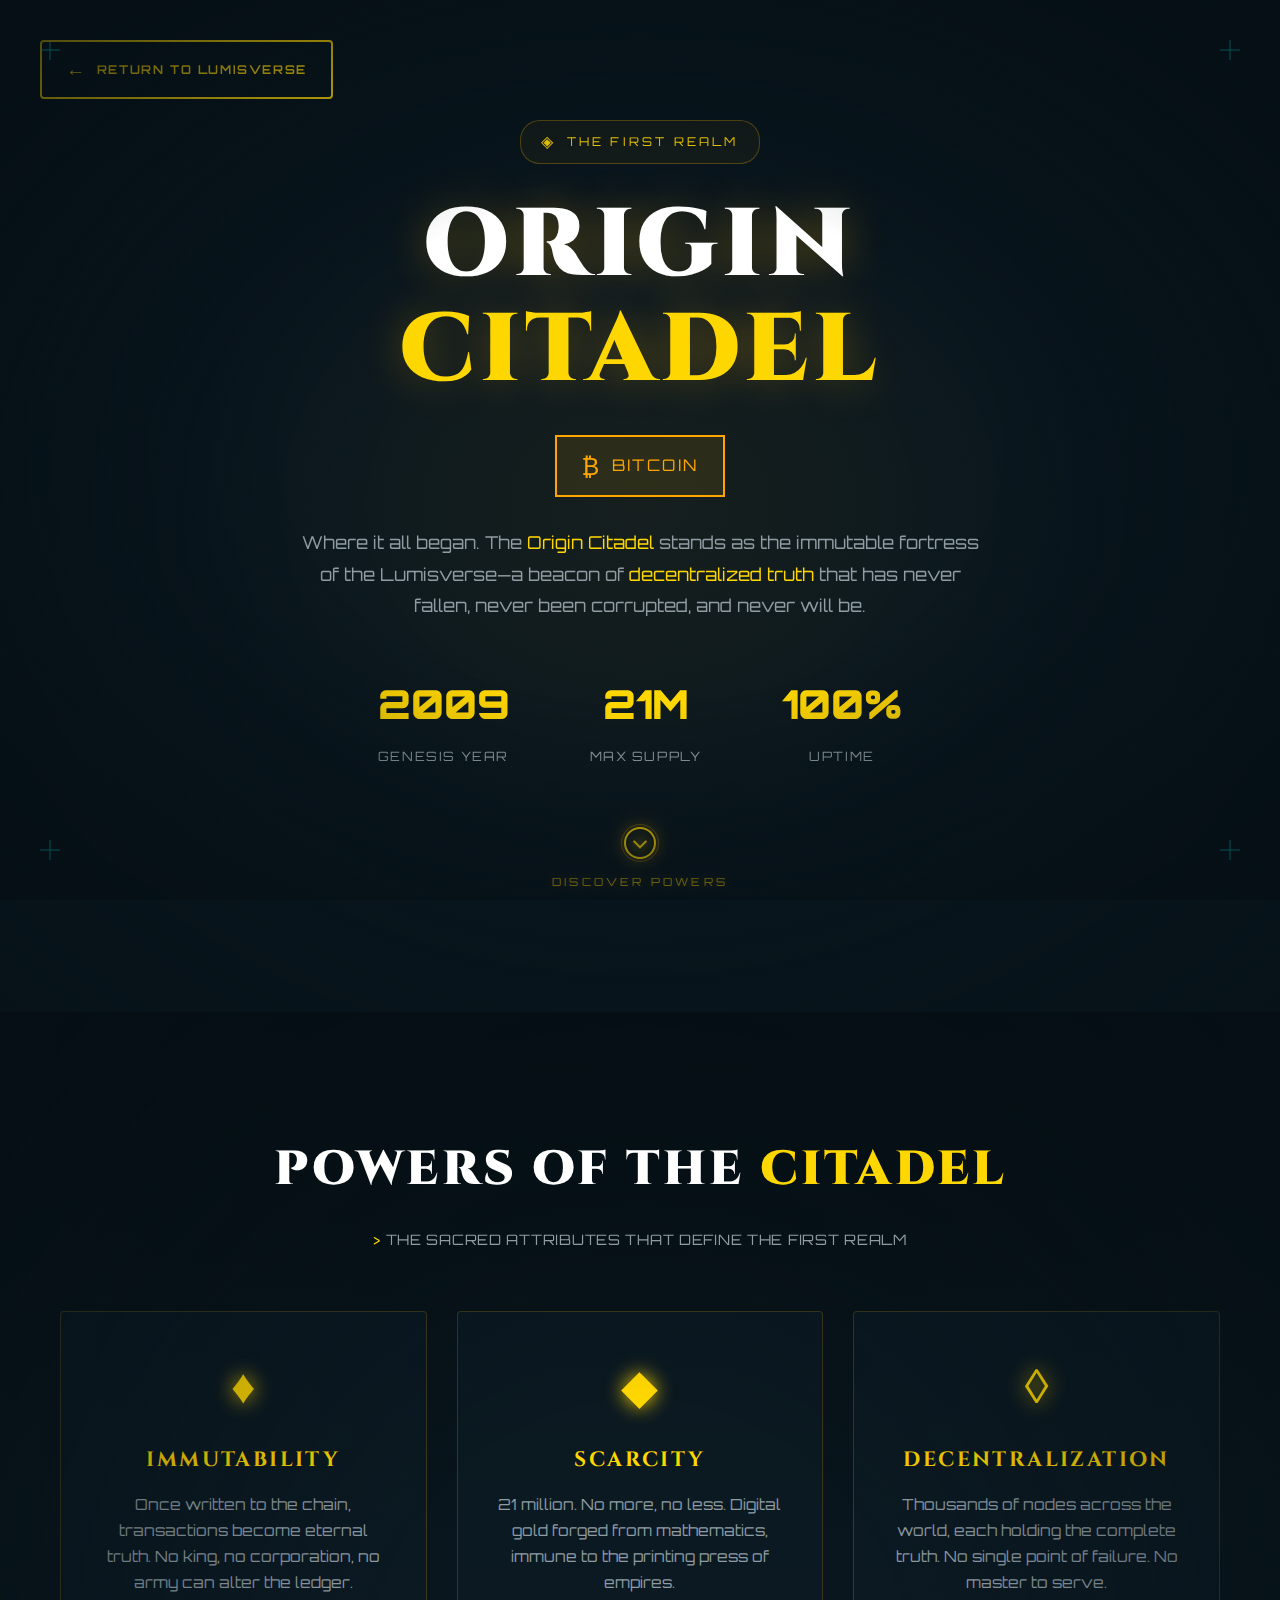
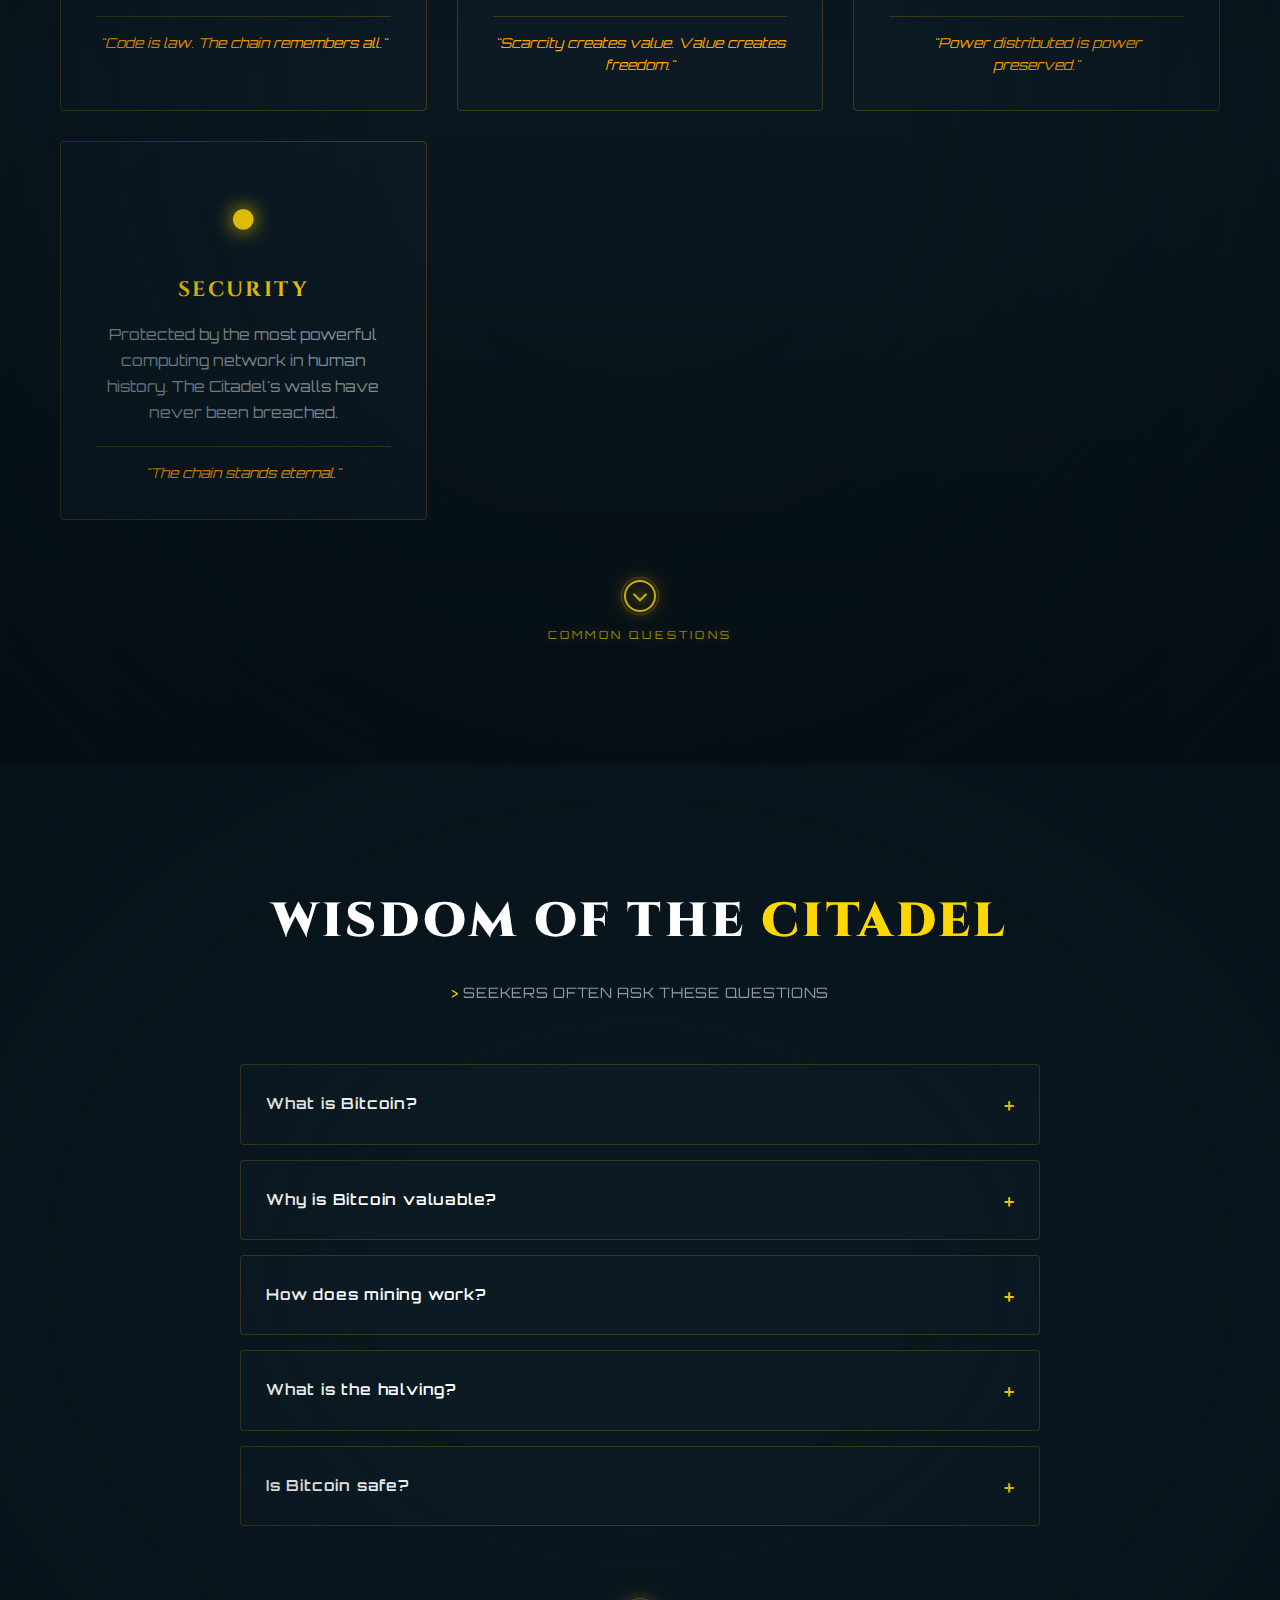
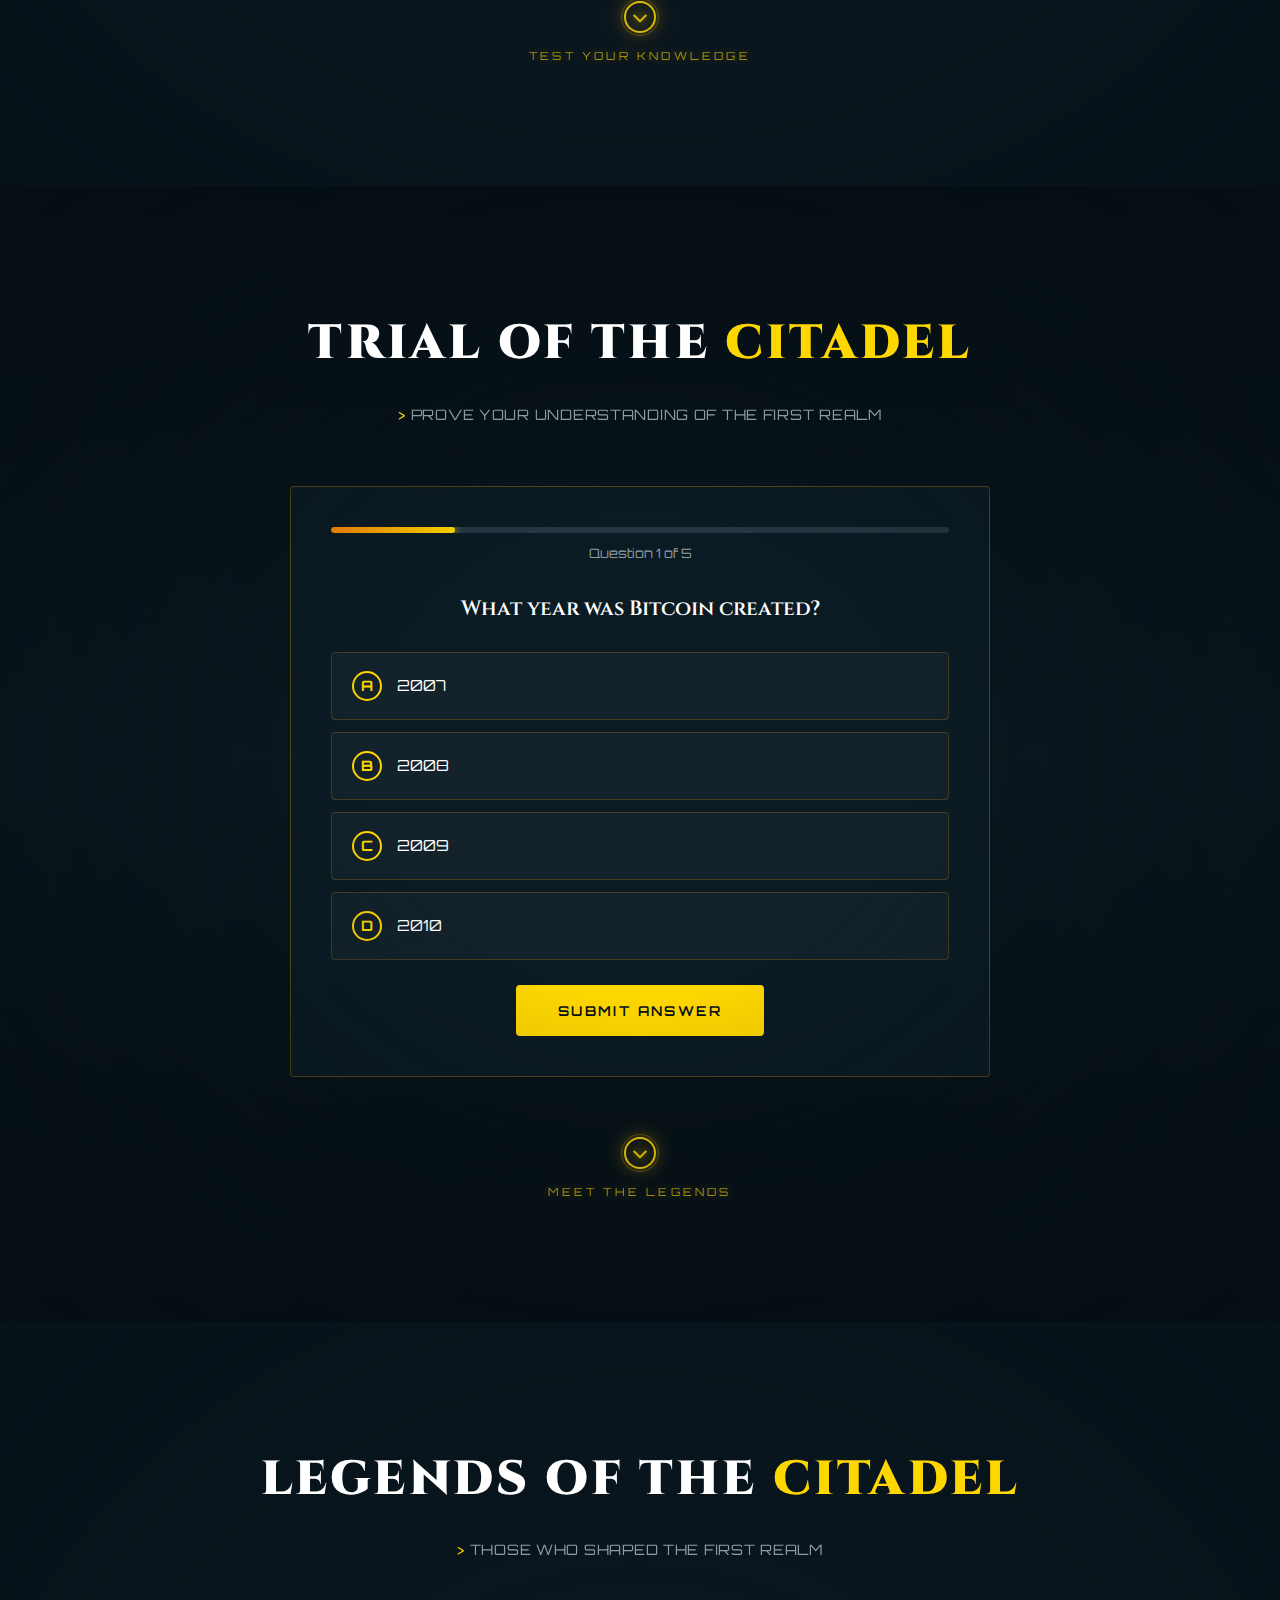
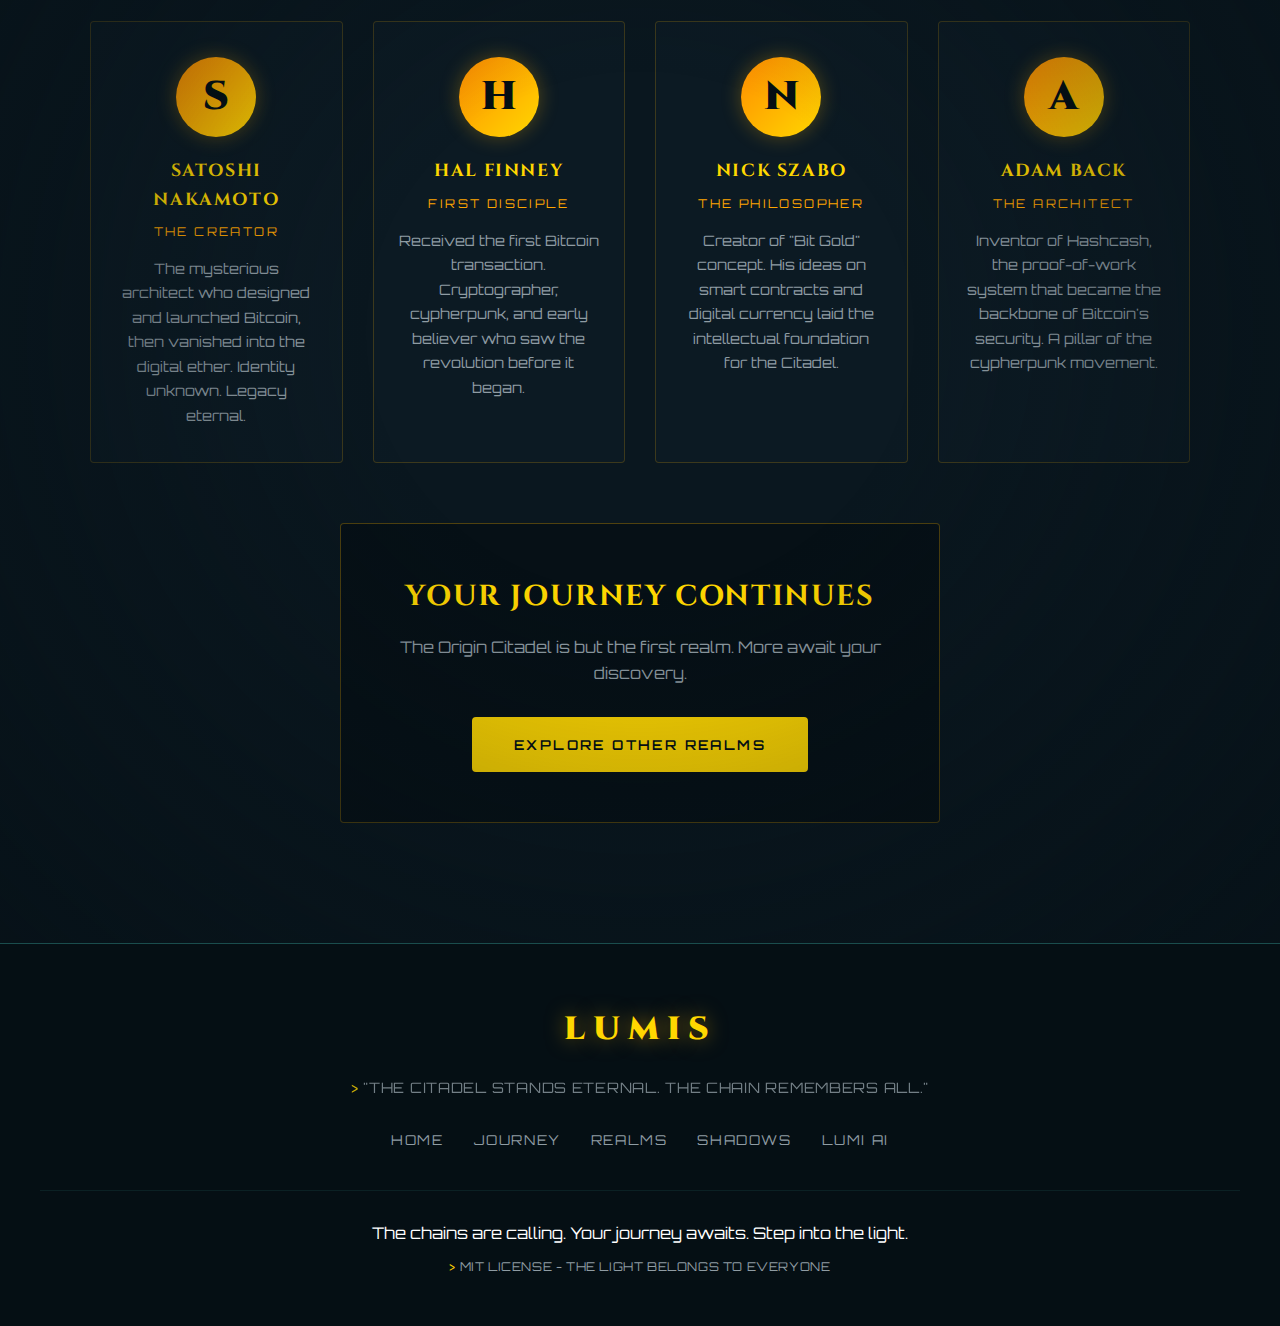
<file: bitcoin.html>
<!DOCTYPE html>
<html lang="en">
<head>
    <meta charset="UTF-8">
    <meta name="viewport" content="width=device-width, initial-scale=1.0">
    <title>Origin Citadel - Bitcoin Realm | LUMIS</title>
    <meta name="description" content="Enter the Origin Citadel, the first realm of the Lumisverse. Discover the immutable power of Bitcoin.">

    <!-- Fonts -->
    <link rel="preconnect" href="https://fonts.googleapis.com">
    <link rel="preconnect" href="https://fonts.gstatic.com" crossorigin>
    <link href="https://fonts.googleapis.com/css2?family=Orbitron:wght@400;500;600;700;800;900&display=swap" rel="stylesheet">
    <link href="https://fonts.googleapis.com/css2?family=Cinzel:wght@400;600;700;900&display=swap" rel="stylesheet">

    <link rel="stylesheet" href="styles.css">
    <link rel="stylesheet" href="bitcoin-realm.css">
</head>
<body class="bitcoin-realm">
    <!-- Portal Overlay (for entry animation) -->
    <div class="portal-overlay" id="portalOverlay">
        <div class="portal-container">
            <div class="portal-ring portal-ring-outer"></div>
            <div class="portal-ring portal-ring-middle"></div>
            <div class="portal-ring portal-ring-inner"></div>
            <div class="portal-core"></div>
            <div class="portal-particles" id="portalParticles"></div>
        </div>
    </div>

    <!-- Overlays -->
    <div class="vignette"></div>

    <!-- Corner Crosshairs -->
    <div class="crosshair crosshair-tl"></div>
    <div class="crosshair crosshair-tr"></div>
    <div class="crosshair crosshair-bl"></div>
    <div class="crosshair crosshair-br"></div>

    <!-- Back Navigation -->
    <a href="index.html" class="back-button">
        <span class="back-arrow">&larr;</span>
        <span>RETURN TO LUMISVERSE</span>
    </a>

    <!-- Main Container -->
    <div class="container" id="scroll-container">

        <!-- Hero Section -->
        <section id="realm-hero" class="section realm-hero-section">
            <!-- Section Vignette -->
            <div class="section-vignette"></div>

            <div class="realm-hero-content">
                <div class="realm-badge">
                    <span class="badge-icon">&#9672;</span>
                    <span class="badge-text">THE FIRST REALM</span>
                </div>

                <h1 class="realm-title">
                    <span class="realm-title-line">ORIGIN</span>
                    <span class="realm-title-line gold-text">CITADEL</span>
                </h1>

                <div class="realm-blockchain-badge">
                    <span class="chain-icon">&#8383;</span>
                    <span class="chain-name">BITCOIN</span>
                </div>

                <p class="realm-description">
                    Where it all began. The <span class="gold-text">Origin Citadel</span> stands as the immutable fortress
                    of the Lumisverse—a beacon of <span class="gold-text">decentralized truth</span> that has never fallen,
                    never been corrupted, and never will be.
                </p>

                <div class="realm-stats">
                    <div class="realm-stat">
                        <div class="stat-value gold-text">2009</div>
                        <div class="stat-label">Genesis Year</div>
                    </div>
                    <div class="realm-stat">
                        <div class="stat-value gold-text">21M</div>
                        <div class="stat-label">Max Supply</div>
                    </div>
                    <div class="realm-stat">
                        <div class="stat-value gold-text">100%</div>
                        <div class="stat-label">Uptime</div>
                    </div>
                </div>
            </div>

            <!-- Scroll Button -->
            <div class="scroll-button gold-scroll" onclick="scrollToSection('realm-powers')">
                <div class="scroll-button-icon">&#8595;</div>
                <div class="scroll-button-text">Discover Powers</div>
            </div>
        </section>

        <!-- Realm Powers Section -->
        <section id="realm-powers" class="section realm-powers-section">
            <!-- Section Vignette -->
            <div class="section-vignette"></div>

            <div class="section-header">
                <h2 class="section-title">
                    POWERS OF THE <span class="gold-text">CITADEL</span>
                </h2>
                <p class="section-subtitle terminal-text gold-terminal">The sacred attributes that define the First Realm</p>
            </div>

            <div class="powers-grid">
                <div class="power-card">
                    <div class="power-icon gold-text">&#9830;</div>
                    <h3 class="power-name">IMMUTABILITY</h3>
                    <p class="power-description">
                        Once written to the chain, transactions become eternal truth.
                        No king, no corporation, no army can alter the ledger.
                    </p>
                    <div class="power-quote">"Code is law. The chain remembers all."</div>
                </div>

                <div class="power-card">
                    <div class="power-icon gold-text">&#9670;</div>
                    <h3 class="power-name">SCARCITY</h3>
                    <p class="power-description">
                        21 million. No more, no less. Digital gold forged from mathematics,
                        immune to the printing press of empires.
                    </p>
                    <div class="power-quote">"Scarcity creates value. Value creates freedom."</div>
                </div>

                <div class="power-card">
                    <div class="power-icon gold-text">&#9674;</div>
                    <h3 class="power-name">DECENTRALIZATION</h3>
                    <p class="power-description">
                        Thousands of nodes across the world, each holding the complete truth.
                        No single point of failure. No master to serve.
                    </p>
                    <div class="power-quote">"Power distributed is power preserved."</div>
                </div>

                <div class="power-card">
                    <div class="power-icon gold-text">&#9679;</div>
                    <h3 class="power-name">SECURITY</h3>
                    <p class="power-description">
                        Protected by the most powerful computing network in human history.
                        The Citadel's walls have never been breached.
                    </p>
                    <div class="power-quote">"The chain stands eternal."</div>
                </div>
            </div>

            <!-- Scroll Button -->
            <div class="scroll-button gold-scroll" onclick="scrollToSection('realm-faq')">
                <div class="scroll-button-icon">&#8595;</div>
                <div class="scroll-button-text">Common Questions</div>
            </div>
        </section>

        <!-- FAQ Section -->
        <section id="realm-faq" class="section realm-faq-section">
            <!-- Section Vignette -->
            <div class="section-vignette"></div>

            <div class="section-header">
                <h2 class="section-title">
                    WISDOM OF THE <span class="gold-text">CITADEL</span>
                </h2>
                <p class="section-subtitle terminal-text gold-terminal">Seekers often ask these questions</p>
            </div>

            <div class="faq-container">
                <div class="faq-item" data-faq="1">
                    <div class="faq-header" onclick="toggleFaq(1)">
                        <span class="faq-question">What is Bitcoin?</span>
                        <span class="faq-toggle">+</span>
                    </div>
                    <div class="faq-content" id="faq-content-1">
                        <p>Bitcoin is a <span class="gold-text">decentralized digital currency</span>—the first of its kind.
                        Created in 2009 by the pseudonymous Satoshi Nakamoto, it operates without banks,
                        governments, or intermediaries. Transactions are verified by network nodes through
                        cryptography and recorded on a public ledger called the <span class="gold-text">blockchain</span>.</p>
                    </div>
                </div>

                <div class="faq-item" data-faq="2">
                    <div class="faq-header" onclick="toggleFaq(2)">
                        <span class="faq-question">Why is Bitcoin valuable?</span>
                        <span class="faq-toggle">+</span>
                    </div>
                    <div class="faq-content" id="faq-content-2">
                        <p>Bitcoin derives value from its <span class="gold-text">scarcity</span> (only 21 million will ever exist),
                        its <span class="gold-text">security</span> (protected by massive computing power), its <span class="gold-text">immutability</span>
                        (transactions cannot be reversed), and its <span class="gold-text">decentralization</span> (no single entity controls it).
                        Like gold, it serves as a store of value—but unlike gold, it can be transferred globally in minutes.</p>
                    </div>
                </div>

                <div class="faq-item" data-faq="3">
                    <div class="faq-header" onclick="toggleFaq(3)">
                        <span class="faq-question">How does mining work?</span>
                        <span class="faq-toggle">+</span>
                    </div>
                    <div class="faq-content" id="faq-content-3">
                        <p>Mining is the process by which new Bitcoin is created and transactions are verified.
                        Miners use powerful computers to solve complex mathematical puzzles. The first to solve
                        the puzzle gets to add a new <span class="gold-text">block</span> to the blockchain and receives newly minted
                        Bitcoin as a reward. This process, called <span class="gold-text">Proof of Work</span>, secures the network
                        and ensures no one can cheat the system.</p>
                    </div>
                </div>

                <div class="faq-item" data-faq="4">
                    <div class="faq-header" onclick="toggleFaq(4)">
                        <span class="faq-question">What is the halving?</span>
                        <span class="faq-toggle">+</span>
                    </div>
                    <div class="faq-content" id="faq-content-4">
                        <p>Every 210,000 blocks (approximately 4 years), the reward for mining Bitcoin is cut in half.
                        This event is called the <span class="gold-text">halving</span>. It ensures Bitcoin's supply grows slower over time,
                        making it increasingly scarce. The halving continues until all 21 million Bitcoin are mined,
                        estimated around the year 2140.</p>
                    </div>
                </div>

                <div class="faq-item" data-faq="5">
                    <div class="faq-header" onclick="toggleFaq(5)">
                        <span class="faq-question">Is Bitcoin safe?</span>
                        <span class="faq-toggle">+</span>
                    </div>
                    <div class="faq-content" id="faq-content-5">
                        <p>The Bitcoin network itself has <span class="gold-text">never been hacked</span>. It's protected by more computing
                        power than any other network on Earth. However, individual users must protect their own
                        <span class="gold-text">private keys</span>. If you control your keys (self-custody), your Bitcoin is secure.
                        If you leave them with an exchange, you trust that exchange with your wealth.</p>
                    </div>
                </div>
            </div>

            <!-- Scroll Button -->
            <div class="scroll-button gold-scroll" onclick="scrollToSection('realm-quiz')">
                <div class="scroll-button-icon">&#8595;</div>
                <div class="scroll-button-text">Test Your Knowledge</div>
            </div>
        </section>

        <!-- Quiz Section -->
        <section id="realm-quiz" class="section realm-quiz-section">
            <!-- Section Vignette -->
            <div class="section-vignette"></div>

            <div class="section-header">
                <h2 class="section-title">
                    TRIAL OF THE <span class="gold-text">CITADEL</span>
                </h2>
                <p class="section-subtitle terminal-text gold-terminal">Prove your understanding of the First Realm</p>
            </div>

            <div class="realm-quiz-container">
                <div class="quiz-progress">
                    <div class="quiz-progress-bar">
                        <div class="quiz-progress-fill" id="quizProgressFill"></div>
                    </div>
                    <div class="quiz-progress-text" id="quizProgressText">Question 1 of 5</div>
                </div>

                <div class="quiz-question-container" id="quizQuestionContainer">
                    <!-- Questions will be loaded dynamically -->
                </div>

                <div class="quiz-result" id="quizResult" style="display: none;">
                    <div class="result-icon" id="resultIcon"></div>
                    <h3 class="result-title" id="resultTitle"></h3>
                    <p class="result-message" id="resultMessage"></p>
                    <button class="btn-gold" onclick="restartQuiz()">TRY AGAIN</button>
                </div>
            </div>

            <!-- Scroll Button -->
            <div class="scroll-button gold-scroll" onclick="scrollToSection('realm-legends')">
                <div class="scroll-button-icon">&#8595;</div>
                <div class="scroll-button-text">Meet the Legends</div>
            </div>
        </section>

        <!-- Legends Section -->
        <section id="realm-legends" class="section realm-legends-section">
            <!-- Section Vignette -->
            <div class="section-vignette"></div>

            <div class="section-header">
                <h2 class="section-title">
                    LEGENDS OF THE <span class="gold-text">CITADEL</span>
                </h2>
                <p class="section-subtitle terminal-text gold-terminal">Those who shaped the First Realm</p>
            </div>

            <div class="legends-grid">
                <div class="legend-card">
                    <div class="legend-avatar">
                        <span class="legend-initial">S</span>
                    </div>
                    <h3 class="legend-name">SATOSHI NAKAMOTO</h3>
                    <div class="legend-title">The Creator</div>
                    <p class="legend-description">
                        The mysterious architect who designed and launched Bitcoin,
                        then vanished into the digital ether. Identity unknown. Legacy eternal.
                    </p>
                </div>

                <div class="legend-card">
                    <div class="legend-avatar">
                        <span class="legend-initial">H</span>
                    </div>
                    <h3 class="legend-name">HAL FINNEY</h3>
                    <div class="legend-title">First Disciple</div>
                    <p class="legend-description">
                        Received the first Bitcoin transaction. Cryptographer, cypherpunk,
                        and early believer who saw the revolution before it began.
                    </p>
                </div>

                <div class="legend-card">
                    <div class="legend-avatar">
                        <span class="legend-initial">N</span>
                    </div>
                    <h3 class="legend-name">NICK SZABO</h3>
                    <div class="legend-title">The Philosopher</div>
                    <p class="legend-description">
                        Creator of "Bit Gold" concept. His ideas on smart contracts and
                        digital currency laid the intellectual foundation for the Citadel.
                    </p>
                </div>

                <div class="legend-card">
                    <div class="legend-avatar">
                        <span class="legend-initial">A</span>
                    </div>
                    <h3 class="legend-name">ADAM BACK</h3>
                    <div class="legend-title">The Architect</div>
                    <p class="legend-description">
                        Inventor of Hashcash, the proof-of-work system that became
                        the backbone of Bitcoin's security. A pillar of the cypherpunk movement.
                    </p>
                </div>
            </div>

            <!-- Call to Action -->
            <div class="realm-cta">
                <h3 class="cta-title">YOUR JOURNEY CONTINUES</h3>
                <p class="cta-text">
                    The Origin Citadel is but the first realm. More await your discovery.
                </p>
                <a href="index.html#realms" class="btn-gold">EXPLORE OTHER REALMS</a>
            </div>
        </section>

        <!-- Footer -->
        <footer class="footer realm-footer">
            <div class="footer-content">
                <div class="footer-logo gold-text">LUMIS</div>
                <div class="footer-tagline terminal-text gold-terminal">
                    "The Citadel stands eternal. The chain remembers all."
                </div>
                <div class="footer-links">
                    <a href="index.html" class="footer-link">Home</a>
                    <a href="index.html#journey" class="footer-link">Journey</a>
                    <a href="index.html#realms" class="footer-link">Realms</a>
                    <a href="index.html#shadows" class="footer-link">Shadows</a>
                    <a href="lumi-chat.html" class="footer-link">Lumi AI</a>
                </div>
                <div class="footer-copyright">
                    <p>The chains are calling. Your journey awaits. Step into the light.</p>
                    <p class="terminal-text gold-terminal">MIT License - The light belongs to everyone</p>
                </div>
            </div>
        </footer>

    </div>

    <script src="script.js"></script>
    <script src="bitcoin-realm.js"></script>
</body>
</html>
</file>
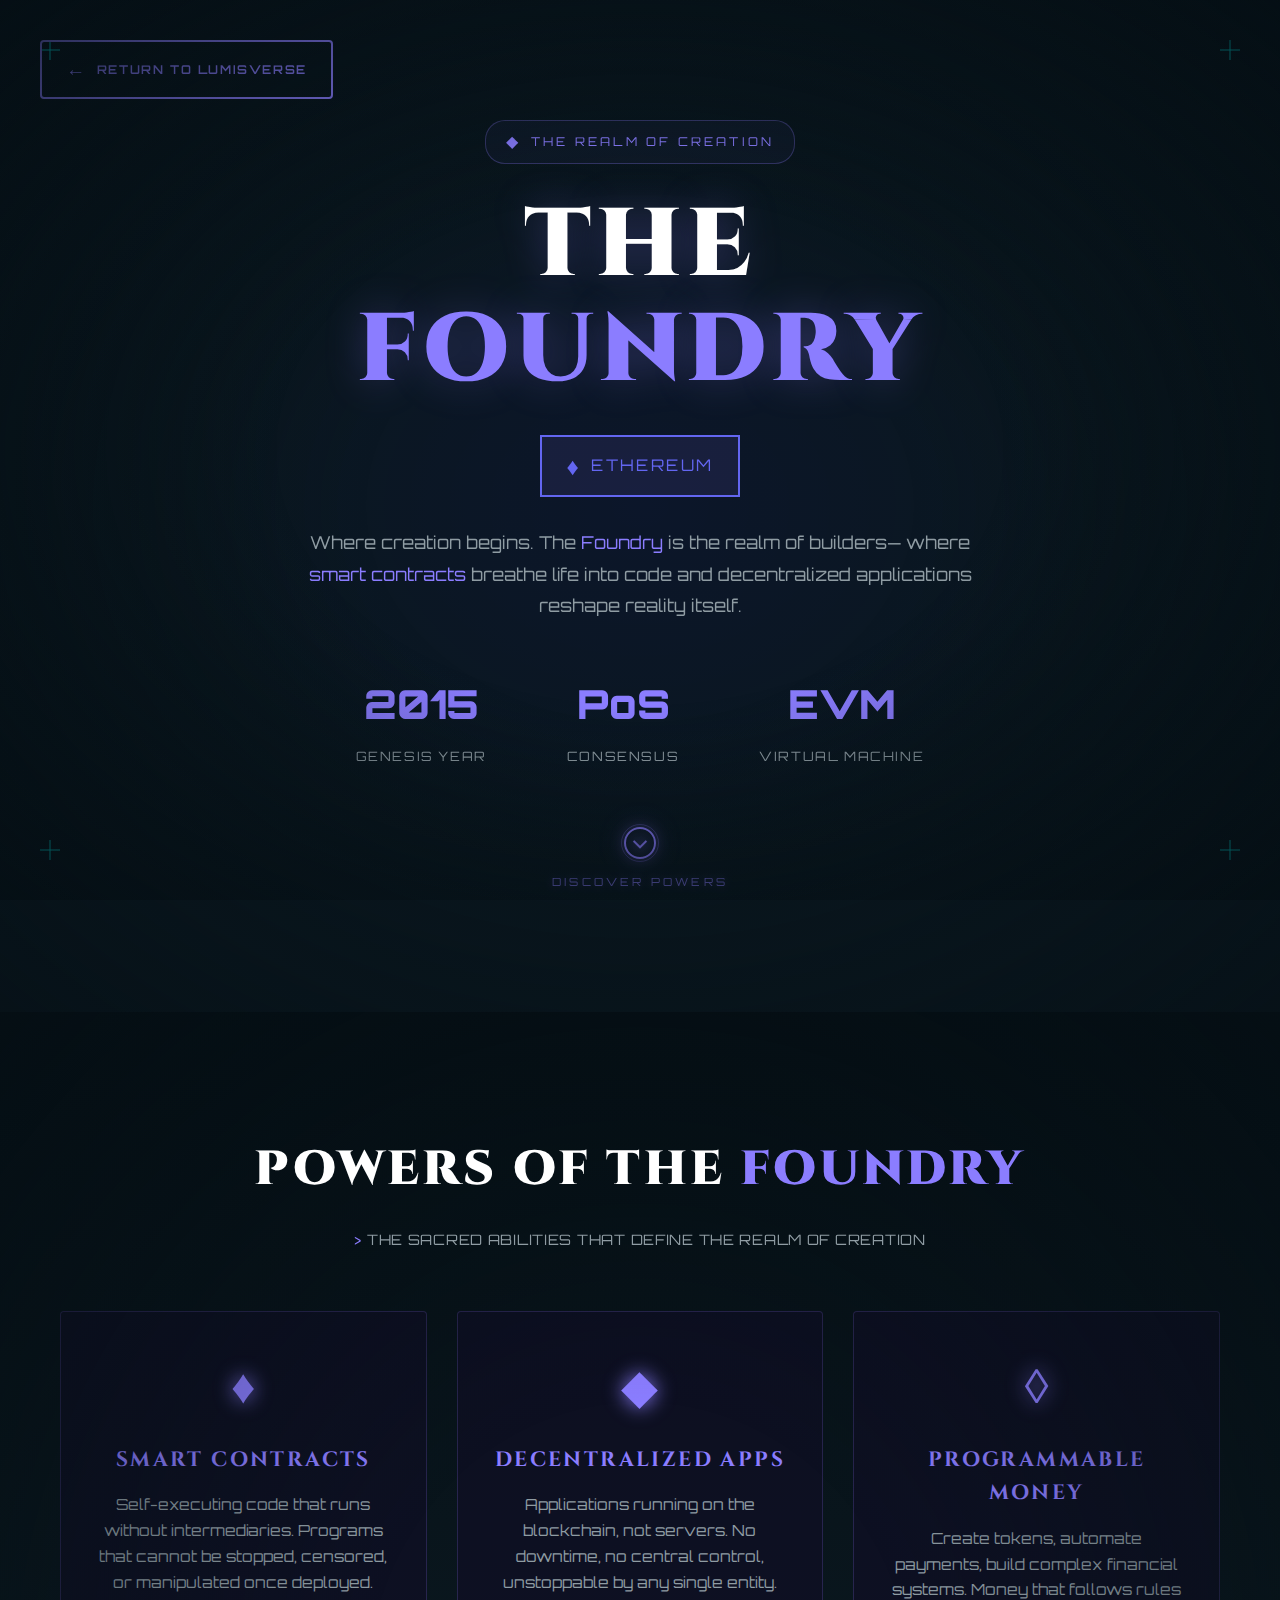
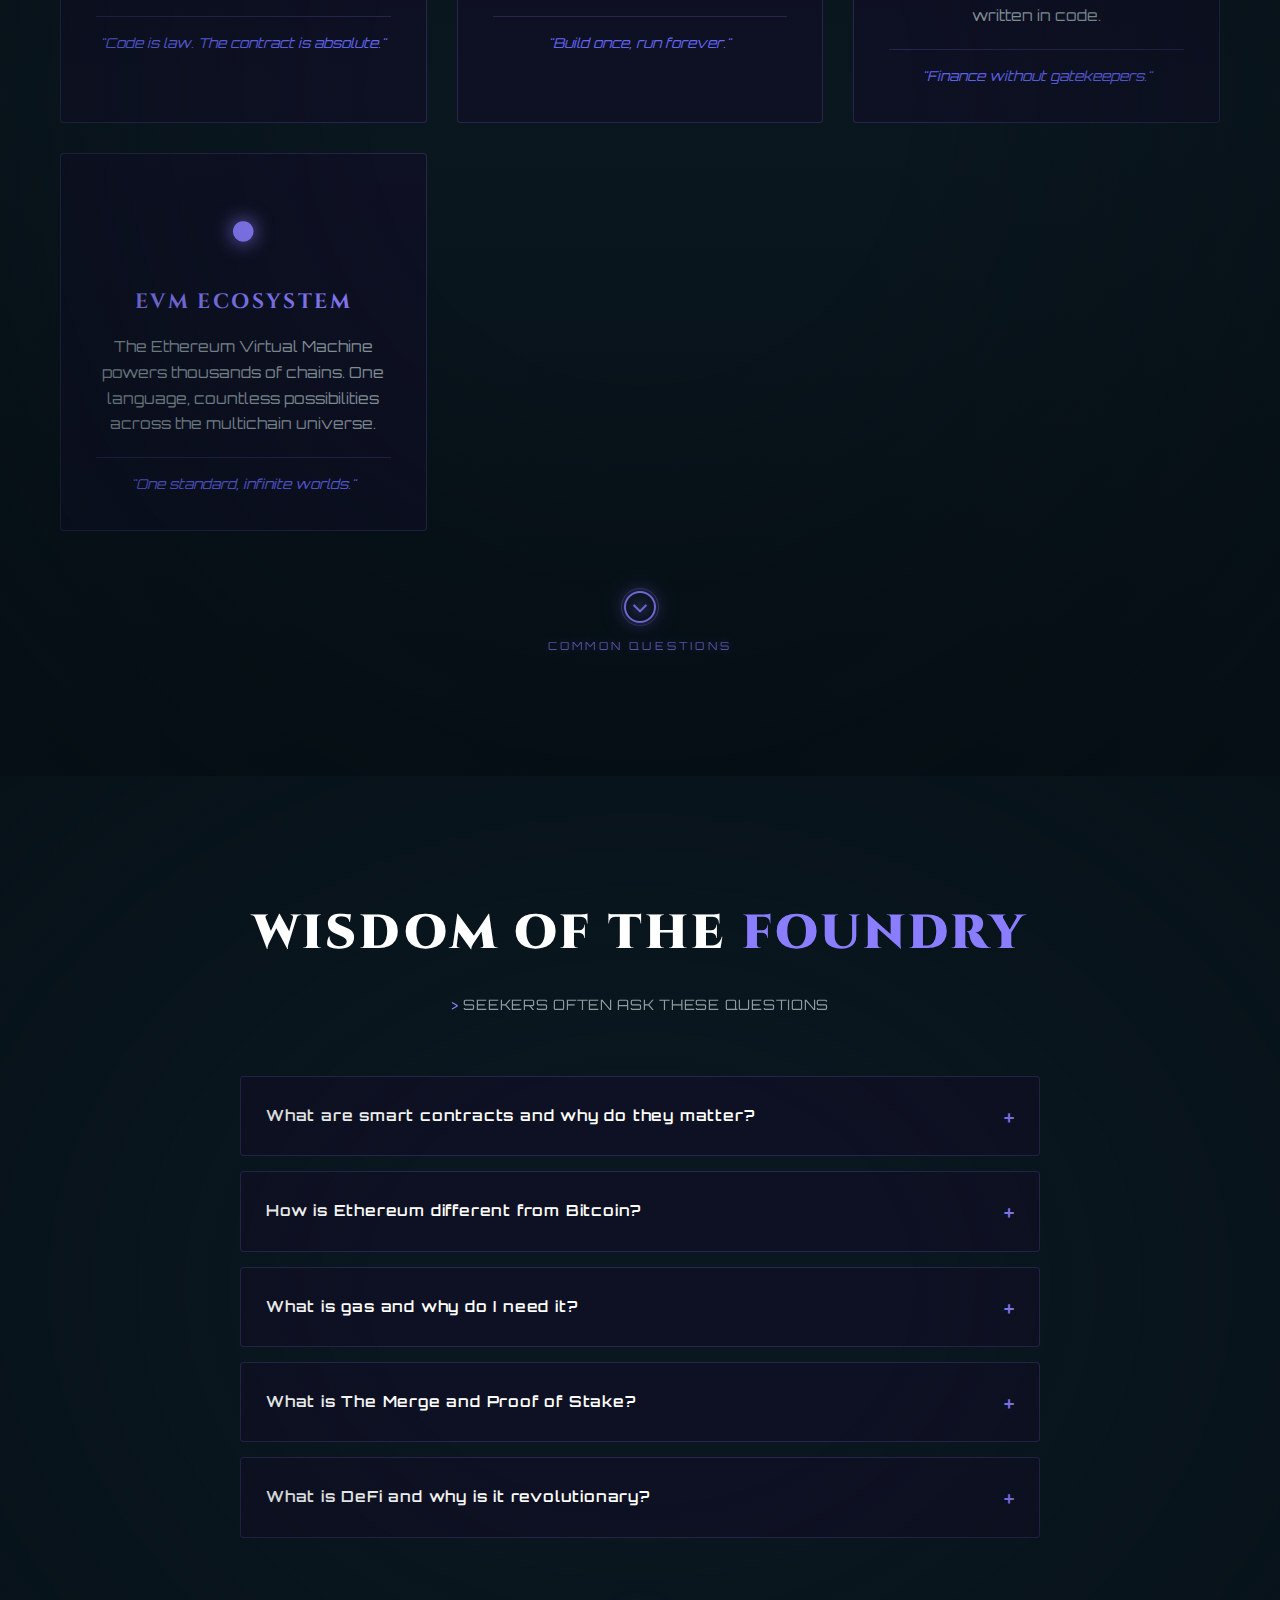
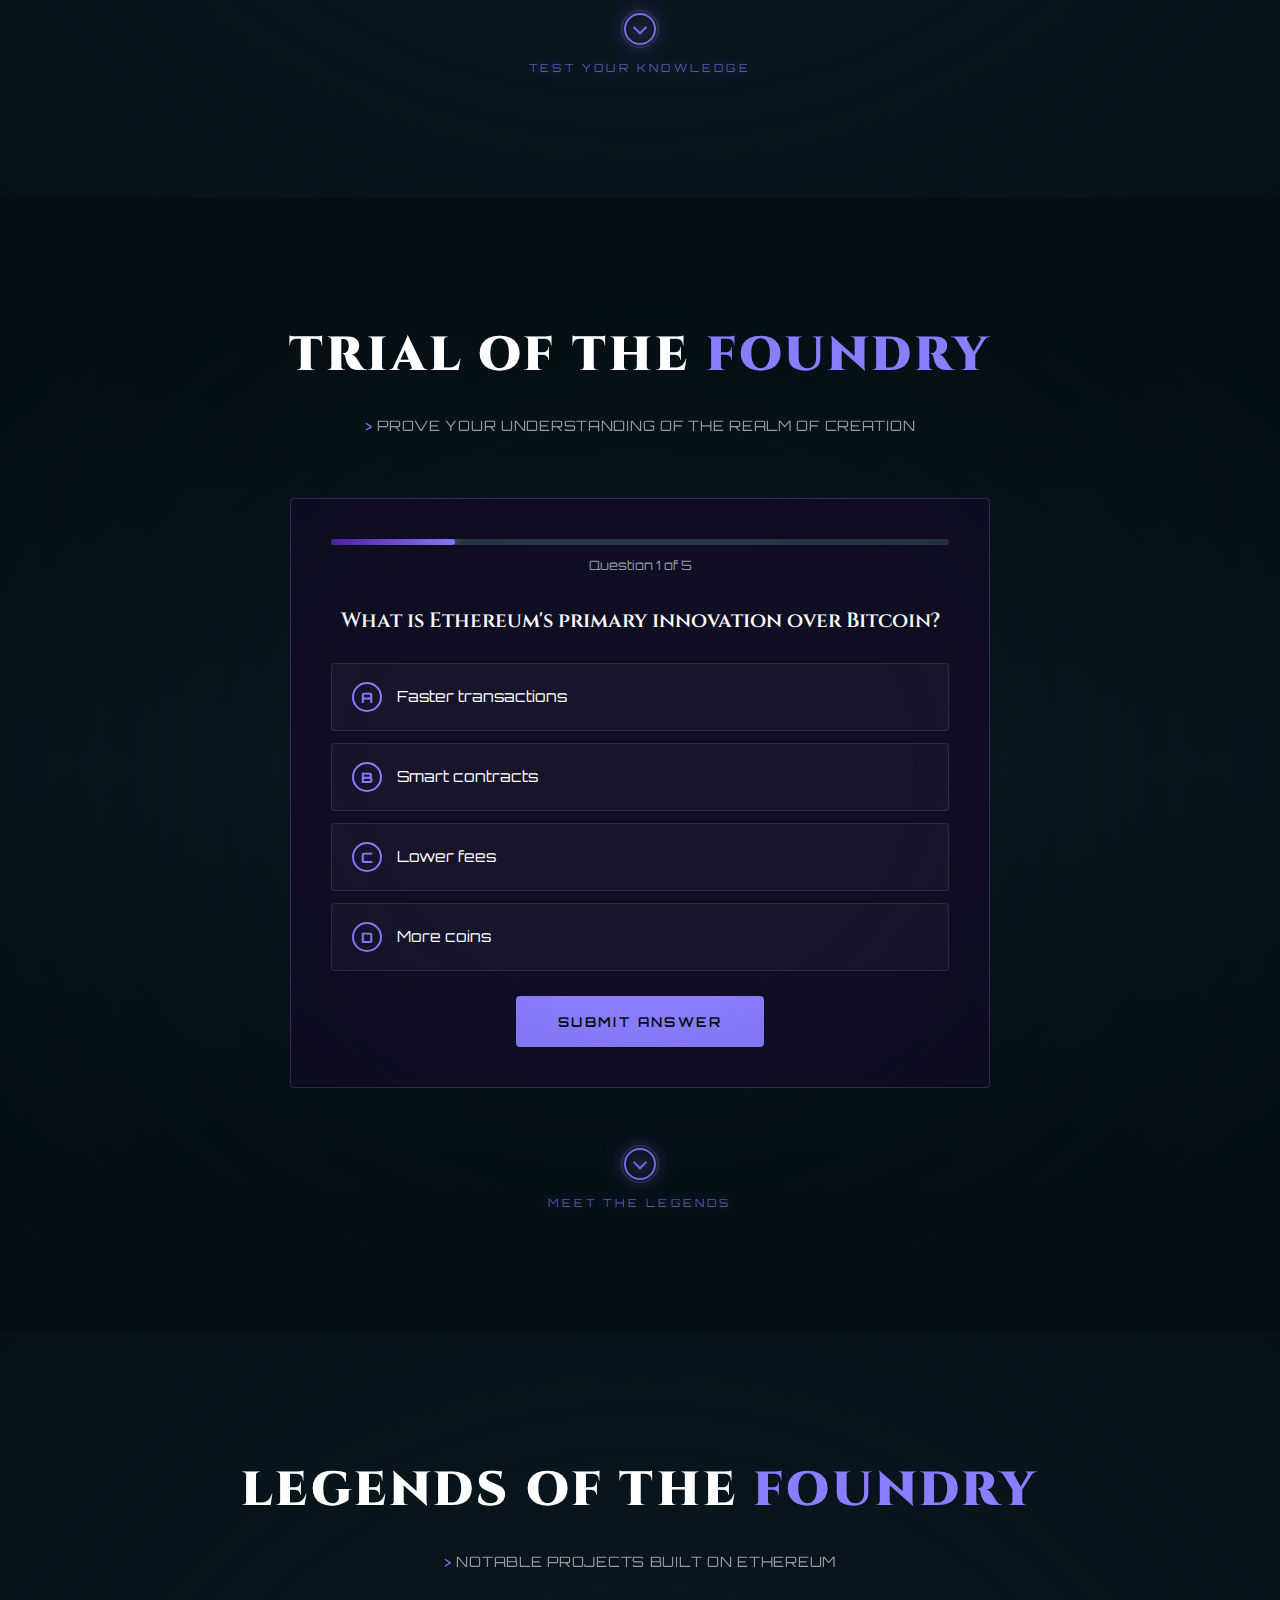
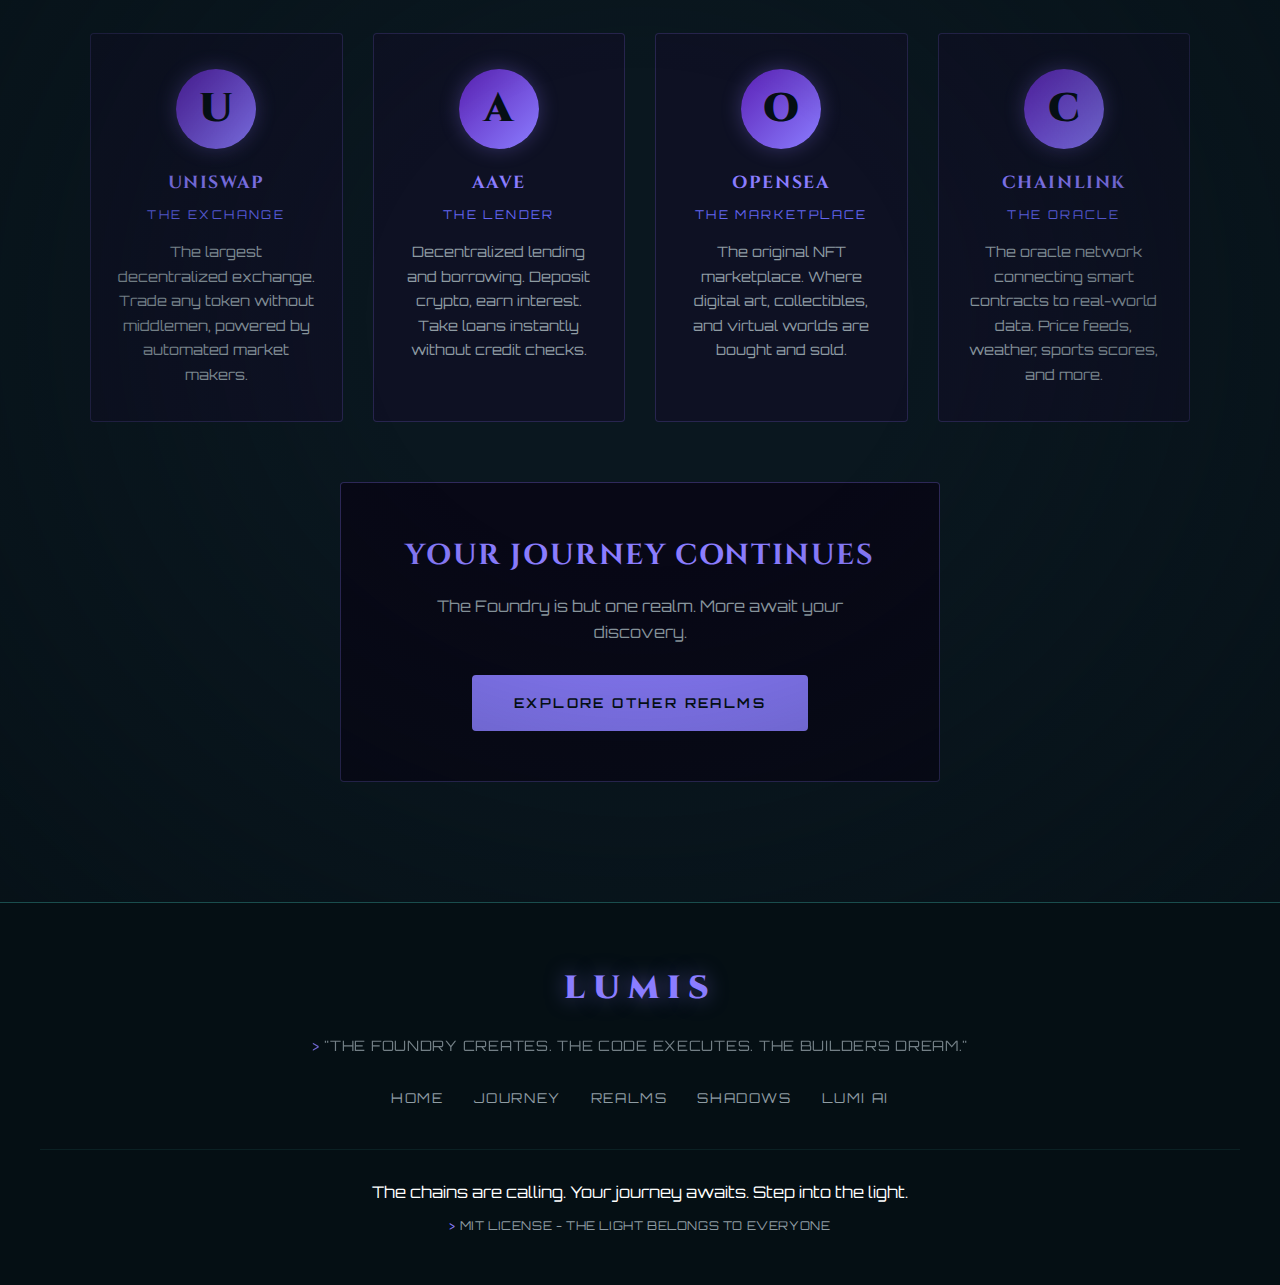
<file: ethereum.html>
<!DOCTYPE html>
<html lang="en">
<head>
    <meta charset="UTF-8">
    <meta name="viewport" content="width=device-width, initial-scale=1.0">
    <title>The Foundry - Ethereum Realm | LUMIS</title>
    <meta name="description" content="Enter The Foundry, the realm of creation. Discover the power of Ethereum smart contracts and decentralized applications.">

    <!-- Fonts -->
    <link rel="preconnect" href="https://fonts.googleapis.com">
    <link rel="preconnect" href="https://fonts.gstatic.com" crossorigin>
    <link href="https://fonts.googleapis.com/css2?family=Orbitron:wght@400;500;600;700;800;900&display=swap" rel="stylesheet">
    <link href="https://fonts.googleapis.com/css2?family=Cinzel:wght@400;600;700;900&display=swap" rel="stylesheet">

    <link rel="stylesheet" href="styles.css">
    <link rel="stylesheet" href="ethereum-realm.css">
</head>
<body class="ethereum-realm">
    <!-- Portal Overlay (for entry animation) -->
    <div class="portal-overlay" id="portalOverlay">
        <div class="portal-container">
            <div class="portal-ring portal-ring-outer"></div>
            <div class="portal-ring portal-ring-middle"></div>
            <div class="portal-ring portal-ring-inner"></div>
            <div class="portal-core"></div>
            <div class="portal-particles" id="portalParticles"></div>
        </div>
    </div>

    <!-- Overlays -->
    <div class="vignette"></div>

    <!-- Corner Crosshairs -->
    <div class="crosshair crosshair-tl"></div>
    <div class="crosshair crosshair-tr"></div>
    <div class="crosshair crosshair-bl"></div>
    <div class="crosshair crosshair-br"></div>

    <!-- Back Navigation -->
    <a href="index.html" class="back-button">
        <span class="back-arrow">&larr;</span>
        <span>RETURN TO LUMISVERSE</span>
    </a>

    <!-- Main Container -->
    <div class="container" id="scroll-container">

        <!-- Hero Section -->
        <section id="realm-hero" class="section realm-hero-section">
            <!-- Section Vignette -->
            <div class="section-vignette"></div>

            <div class="realm-hero-content">
                <div class="realm-badge">
                    <span class="badge-icon">&#9670;</span>
                    <span class="badge-text">THE REALM OF CREATION</span>
                </div>

                <h1 class="realm-title">
                    <span class="realm-title-line">THE</span>
                    <span class="realm-title-line purple-text">FOUNDRY</span>
                </h1>

                <div class="realm-blockchain-badge">
                    <span class="chain-icon">&#9830;</span>
                    <span class="chain-name">ETHEREUM</span>
                </div>

                <p class="realm-description">
                    Where creation begins. The <span class="purple-text">Foundry</span> is the realm of builders—
                    where <span class="purple-text">smart contracts</span> breathe life into code
                    and decentralized applications reshape reality itself.
                </p>

                <div class="realm-stats">
                    <div class="realm-stat">
                        <div class="stat-value purple-text">2015</div>
                        <div class="stat-label">Genesis Year</div>
                    </div>
                    <div class="realm-stat">
                        <div class="stat-value purple-text">PoS</div>
                        <div class="stat-label">Consensus</div>
                    </div>
                    <div class="realm-stat">
                        <div class="stat-value purple-text">EVM</div>
                        <div class="stat-label">Virtual Machine</div>
                    </div>
                </div>
            </div>

            <!-- Scroll Button -->
            <div class="scroll-button purple-scroll" onclick="scrollToSection('realm-powers')">
                <div class="scroll-button-icon">&#8595;</div>
                <div class="scroll-button-text">Discover Powers</div>
            </div>
        </section>

        <!-- Realm Powers Section -->
        <section id="realm-powers" class="section realm-powers-section">
            <!-- Section Vignette -->
            <div class="section-vignette"></div>

            <div class="section-header">
                <h2 class="section-title">
                    POWERS OF THE <span class="purple-text">FOUNDRY</span>
                </h2>
                <p class="section-subtitle terminal-text purple-terminal">The sacred abilities that define the Realm of Creation</p>
            </div>

            <div class="powers-grid">
                <div class="power-card">
                    <div class="power-icon purple-text">&#9830;</div>
                    <h3 class="power-name">SMART CONTRACTS</h3>
                    <p class="power-description">
                        Self-executing code that runs without intermediaries. Programs that
                        cannot be stopped, censored, or manipulated once deployed.
                    </p>
                    <div class="power-quote">"Code is law. The contract is absolute."</div>
                </div>

                <div class="power-card">
                    <div class="power-icon purple-text">&#9670;</div>
                    <h3 class="power-name">DECENTRALIZED APPS</h3>
                    <p class="power-description">
                        Applications running on the blockchain, not servers. No downtime,
                        no central control, unstoppable by any single entity.
                    </p>
                    <div class="power-quote">"Build once, run forever."</div>
                </div>

                <div class="power-card">
                    <div class="power-icon purple-text">&#9674;</div>
                    <h3 class="power-name">PROGRAMMABLE MONEY</h3>
                    <p class="power-description">
                        Create tokens, automate payments, build complex financial systems.
                        Money that follows rules written in code.
                    </p>
                    <div class="power-quote">"Finance without gatekeepers."</div>
                </div>

                <div class="power-card">
                    <div class="power-icon purple-text">&#9679;</div>
                    <h3 class="power-name">EVM ECOSYSTEM</h3>
                    <p class="power-description">
                        The Ethereum Virtual Machine powers thousands of chains. One language,
                        countless possibilities across the multichain universe.
                    </p>
                    <div class="power-quote">"One standard, infinite worlds."</div>
                </div>
            </div>

            <!-- Scroll Button -->
            <div class="scroll-button purple-scroll" onclick="scrollToSection('realm-faq')">
                <div class="scroll-button-icon">&#8595;</div>
                <div class="scroll-button-text">Common Questions</div>
            </div>
        </section>

        <!-- FAQ Section -->
        <section id="realm-faq" class="section realm-faq-section">
            <!-- Section Vignette -->
            <div class="section-vignette"></div>

            <div class="section-header">
                <h2 class="section-title">
                    WISDOM OF THE <span class="purple-text">FOUNDRY</span>
                </h2>
                <p class="section-subtitle terminal-text purple-terminal">Seekers often ask these questions</p>
            </div>

            <div class="faq-container">
                <div class="faq-item" data-faq="1">
                    <div class="faq-header" onclick="toggleFaq(1)">
                        <span class="faq-question">What are smart contracts and why do they matter?</span>
                        <span class="faq-toggle">+</span>
                    </div>
                    <div class="faq-content" id="faq-content-1">
                        <p>Smart contracts are <span class="purple-text">self-executing programs</span> that run exactly as programmed.
                        Imagine a vending machine—you put in money, it gives you a snack. No cashier needed.
                        Smart contracts work the same way but for anything: loans, insurance, ownership transfers, voting.
                        Once deployed, they run forever. No human can change the rules, no company can shut them down.</p>
                    </div>
                </div>

                <div class="faq-item" data-faq="2">
                    <div class="faq-header" onclick="toggleFaq(2)">
                        <span class="faq-question">How is Ethereum different from Bitcoin?</span>
                        <span class="faq-toggle">+</span>
                    </div>
                    <div class="faq-content" id="faq-content-2">
                        <p>Bitcoin is <span class="purple-text">digital gold</span>—it does one thing perfectly: storing and transferring value.
                        Ethereum is a <span class="purple-text">world computer</span>—it can run any program you can code.
                        Bitcoin is a calculator; Ethereum is a smartphone. While Bitcoin focuses on being money,
                        Ethereum enables entire applications: exchanges, games, social networks, financial systems.</p>
                    </div>
                </div>

                <div class="faq-item" data-faq="3">
                    <div class="faq-header" onclick="toggleFaq(3)">
                        <span class="faq-question">What is gas and why do I need it?</span>
                        <span class="faq-toggle">+</span>
                    </div>
                    <div class="faq-content" id="faq-content-3">
                        <p><span class="purple-text">Gas</span> is the fuel that powers Ethereum. Every computation, every transaction,
                        every smart contract interaction requires gas to execute. You pay gas fees in ETH to compensate
                        validators for processing your transaction. Think of it as paying for electricity to run a computer.
                        Complex operations cost more gas because they require more computational power.</p>
                    </div>
                </div>

                <div class="faq-item" data-faq="4">
                    <div class="faq-header" onclick="toggleFaq(4)">
                        <span class="faq-question">What is The Merge and Proof of Stake?</span>
                        <span class="faq-toggle">+</span>
                    </div>
                    <div class="faq-content" id="faq-content-4">
                        <p><span class="purple-text">The Merge</span> was Ethereum's transition from Proof of Work to
                        Proof of Stake in 2022. Instead of miners competing with computational power, validators
                        now lock up ETH as collateral to secure the network. This made Ethereum 99.95% more energy efficient
                        and set the foundation for future scaling improvements.</p>
                    </div>
                </div>

                <div class="faq-item" data-faq="5">
                    <div class="faq-header" onclick="toggleFaq(5)">
                        <span class="faq-question">What is DeFi and why is it revolutionary?</span>
                        <span class="faq-toggle">+</span>
                    </div>
                    <div class="faq-content" id="faq-content-5">
                        <p><span class="purple-text">DeFi</span> (Decentralized Finance) recreates traditional finance without banks.
                        Lend, borrow, trade, earn interest—all through smart contracts. No credit checks, no business hours,
                        no geographic restrictions. A farmer in Kenya can access the same financial tools as a banker in New York.
                        The code treats everyone equally. Open to anyone with an internet connection.</p>
                    </div>
                </div>
            </div>

            <!-- Scroll Button -->
            <div class="scroll-button purple-scroll" onclick="scrollToSection('realm-quiz')">
                <div class="scroll-button-icon">&#8595;</div>
                <div class="scroll-button-text">Test Your Knowledge</div>
            </div>
        </section>

        <!-- Quiz Section -->
        <section id="realm-quiz" class="section realm-quiz-section">
            <!-- Section Vignette -->
            <div class="section-vignette"></div>

            <div class="section-header">
                <h2 class="section-title">
                    TRIAL OF THE <span class="purple-text">FOUNDRY</span>
                </h2>
                <p class="section-subtitle terminal-text purple-terminal">Prove your understanding of the Realm of Creation</p>
            </div>

            <div class="realm-quiz-container">
                <div class="quiz-progress">
                    <div class="quiz-progress-bar">
                        <div class="quiz-progress-fill" id="quizProgressFill"></div>
                    </div>
                    <div class="quiz-progress-text" id="quizProgressText">Question 1 of 5</div>
                </div>

                <div class="quiz-question-container" id="quizQuestionContainer">
                    <!-- Questions will be loaded dynamically -->
                </div>

                <div class="quiz-result" id="quizResult" style="display: none;">
                    <div class="result-icon" id="resultIcon"></div>
                    <h3 class="result-title" id="resultTitle"></h3>
                    <p class="result-message" id="resultMessage"></p>
                    <button class="btn-purple" onclick="restartQuiz()">TRY AGAIN</button>
                </div>
            </div>

            <!-- Scroll Button -->
            <div class="scroll-button purple-scroll" onclick="scrollToSection('realm-legends')">
                <div class="scroll-button-icon">&#8595;</div>
                <div class="scroll-button-text">Meet the Legends</div>
            </div>
        </section>

        <!-- Legends Section -->
        <section id="realm-legends" class="section realm-legends-section">
            <!-- Section Vignette -->
            <div class="section-vignette"></div>

            <div class="section-header">
                <h2 class="section-title">
                    LEGENDS OF THE <span class="purple-text">FOUNDRY</span>
                </h2>
                <p class="section-subtitle terminal-text purple-terminal">Notable projects built on Ethereum</p>
            </div>

            <div class="legends-grid">
                <div class="legend-card">
                    <div class="legend-avatar">
                        <span class="legend-initial">U</span>
                    </div>
                    <h3 class="legend-name">UNISWAP</h3>
                    <div class="legend-title">The Exchange</div>
                    <p class="legend-description">
                        The largest decentralized exchange. Trade any token without middlemen,
                        powered by automated market makers.
                    </p>
                </div>

                <div class="legend-card">
                    <div class="legend-avatar">
                        <span class="legend-initial">A</span>
                    </div>
                    <h3 class="legend-name">AAVE</h3>
                    <div class="legend-title">The Lender</div>
                    <p class="legend-description">
                        Decentralized lending and borrowing. Deposit crypto, earn interest.
                        Take loans instantly without credit checks.
                    </p>
                </div>

                <div class="legend-card">
                    <div class="legend-avatar">
                        <span class="legend-initial">O</span>
                    </div>
                    <h3 class="legend-name">OPENSEA</h3>
                    <div class="legend-title">The Marketplace</div>
                    <p class="legend-description">
                        The original NFT marketplace. Where digital art, collectibles, and
                        virtual worlds are bought and sold.
                    </p>
                </div>

                <div class="legend-card">
                    <div class="legend-avatar">
                        <span class="legend-initial">C</span>
                    </div>
                    <h3 class="legend-name">CHAINLINK</h3>
                    <div class="legend-title">The Oracle</div>
                    <p class="legend-description">
                        The oracle network connecting smart contracts to real-world data.
                        Price feeds, weather, sports scores, and more.
                    </p>
                </div>
            </div>

            <!-- Call to Action -->
            <div class="realm-cta">
                <h3 class="cta-title">YOUR JOURNEY CONTINUES</h3>
                <p class="cta-text">
                    The Foundry is but one realm. More await your discovery.
                </p>
                <a href="index.html#realms" class="btn-purple">EXPLORE OTHER REALMS</a>
            </div>
        </section>

        <!-- Footer -->
        <footer class="footer realm-footer">
            <div class="footer-content">
                <div class="footer-logo purple-text">LUMIS</div>
                <div class="footer-tagline terminal-text purple-terminal">
                    "The Foundry creates. The code executes. The builders dream."
                </div>
                <div class="footer-links">
                    <a href="index.html" class="footer-link">Home</a>
                    <a href="index.html#journey" class="footer-link">Journey</a>
                    <a href="index.html#realms" class="footer-link">Realms</a>
                    <a href="index.html#shadows" class="footer-link">Shadows</a>
                    <a href="lumi-chat.html" class="footer-link">Lumi AI</a>
                </div>
                <div class="footer-copyright">
                    <p>The chains are calling. Your journey awaits. Step into the light.</p>
                    <p class="terminal-text purple-terminal">MIT License - The light belongs to everyone</p>
                </div>
            </div>
        </footer>

    </div>

    <script src="script.js"></script>
    <script src="ethereum-realm.js"></script>
</body>
</html>
</file>
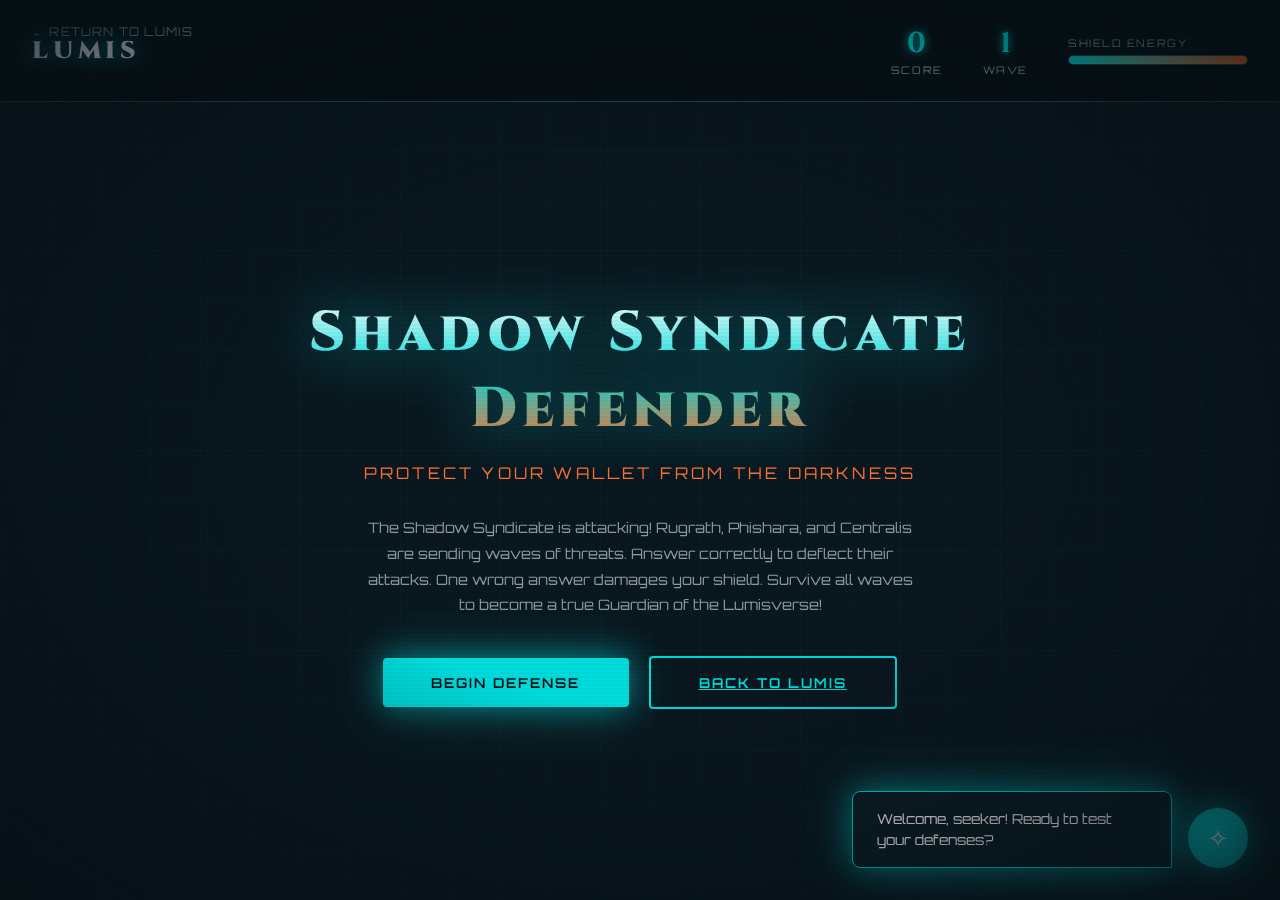
<file: game.html>
<!DOCTYPE html>
<html lang="en">

<head>
    <meta charset="UTF-8">
    <meta name="viewport" content="width=device-width, initial-scale=1.0">
    <title>Shadow Syndicate Defender | Lumis</title>
    <link rel="preconnect" href="https://fonts.googleapis.com">
    <link rel="preconnect" href="https://fonts.gstatic.com" crossorigin>
    <link href="https://fonts.googleapis.com/css2?family=Orbitron:wght@400;500;600;700;800;900&display=swap" rel="stylesheet">
    <link href="https://fonts.googleapis.com/css2?family=Cinzel:wght@400;600;700;900&display=swap" rel="stylesheet">
    <style>
        * {
            margin: 0;
            padding: 0;
            box-sizing: border-box;
        }

        :root {
            --cyber-bg: hsl(202, 50%, 8%);
            --cyber-dark: hsl(202, 60%, 5%);
            --cyber-cyan: hsl(180, 100%, 43%);
            --cyber-orange: hsl(18, 100%, 60%);
            --foreground: hsl(0, 0%, 100%);
            --muted: hsl(202, 30%, 20%);
            --muted-foreground: hsl(200, 10%, 60%);
            --border: hsl(180, 50%, 20%);
            --color-green: #22c55e;
            --color-red: #ef4444;
            --glow-cyan: 0 0 30px hsla(180, 100%, 43%, 0.5), 0 0 60px hsla(180, 100%, 43%, 0.3);
            --glow-orange: 0 0 30px hsla(18, 100%, 60%, 0.5);
        }

        body {
            font-family: 'Orbitron', sans-serif;
            background: var(--cyber-bg);
            color: var(--foreground);
            min-height: 100vh;
            overflow-x: hidden;
            -webkit-font-smoothing: antialiased;
        }

        /* Scanlines */
        .scanlines {
            position: fixed;
            top: 0;
            left: 0;
            width: 100%;
            height: 100%;
            pointer-events: none;
            z-index: 9999;
            background: repeating-linear-gradient(
                0deg,
                transparent,
                transparent 2px,
                hsla(0, 0%, 0%, 0.03) 2px,
                hsla(0, 0%, 0%, 0.03) 4px
            );
        }

        /* Vignette */
        .vignette {
            position: fixed;
            top: 0;
            left: 0;
            width: 100%;
            height: 100%;
            pointer-events: none;
            z-index: 9998;
            background: radial-gradient(ellipse at center, transparent 40%, hsla(202, 60%, 5%, 0.8) 100%);
        }

        /* Grid */
        .grid-overlay {
            position: fixed;
            top: 0;
            left: 0;
            width: 100%;
            height: 100%;
            pointer-events: none;
            z-index: 1;
            background-image:
                linear-gradient(hsla(180, 100%, 43%, 0.03) 1px, transparent 1px),
                linear-gradient(90deg, hsla(180, 100%, 43%, 0.03) 1px, transparent 1px);
            background-size: 50px 50px;
        }

        #game-container {
            width: 100vw;
            min-height: 100vh;
            display: flex;
            flex-direction: column;
            position: relative;
            z-index: 10;
        }

        /* Header */
        .game-header {
            display: flex;
            justify-content: space-between;
            align-items: center;
            padding: 1.5rem 2rem;
            background: hsla(202, 50%, 5%, 0.9);
            border-bottom: 1px solid var(--border);
            z-index: 10;
        }

        .logo {
            font-family: 'Cinzel', serif;
            font-size: 1.5rem;
            font-weight: 900;
            letter-spacing: 0.3rem;
            color: var(--foreground);
            text-decoration: none;
            text-shadow: 0 0 20px var(--cyber-cyan);
        }

        .stats {
            display: flex;
            gap: 2.5rem;
            align-items: center;
        }

        .stat {
            text-align: center;
        }

        .stat-value {
            font-family: 'Cinzel', serif;
            font-size: 1.8rem;
            font-weight: 700;
            color: var(--cyber-cyan);
            text-shadow: 0 0 10px var(--cyber-cyan);
        }

        .stat-label {
            font-size: 0.65rem;
            color: var(--muted-foreground);
            text-transform: uppercase;
            letter-spacing: 0.15em;
        }

        /* Health bar */
        .health-container {
            display: flex;
            flex-direction: column;
            gap: 0.3rem;
        }

        .health-bar {
            width: 180px;
            height: 10px;
            background: var(--muted);
            border-radius: 5px;
            overflow: hidden;
            border: 1px solid var(--border);
        }

        .health-fill {
            height: 100%;
            background: linear-gradient(90deg, var(--cyber-cyan), var(--cyber-orange));
            transition: width 0.3s ease;
            box-shadow: var(--glow-cyan);
        }

        /* Main game area */
        .game-area {
            flex: 1;
            display: flex;
            flex-direction: column;
            justify-content: center;
            align-items: center;
            padding: 2rem;
            position: relative;
            z-index: 5;
        }

        /* Title Screen */
        #title-screen {
            text-align: center;
            max-width: 700px;
        }

        #title-screen h1 {
            font-family: 'Cinzel', serif;
            font-size: 3.5rem;
            font-weight: 900;
            margin-bottom: 1rem;
            letter-spacing: 0.1em;
            background: linear-gradient(180deg, #ffffff 0%, var(--cyber-cyan) 50%, var(--cyber-orange) 100%);
            -webkit-background-clip: text;
            -webkit-text-fill-color: transparent;
            filter: drop-shadow(0 0 30px hsla(180, 100%, 50%, 0.5));
        }

        #title-screen .subtitle {
            font-size: 1rem;
            color: var(--cyber-orange);
            margin-bottom: 2rem;
            letter-spacing: 0.2em;
            text-transform: uppercase;
        }

        #title-screen .description {
            color: var(--muted-foreground);
            max-width: 550px;
            margin: 0 auto 2.5rem;
            line-height: 1.8;
            font-size: 0.9rem;
        }

        .btn {
            padding: 1rem 3rem;
            font-size: 0.85rem;
            font-family: 'Orbitron', sans-serif;
            font-weight: 600;
            letter-spacing: 0.15em;
            text-transform: uppercase;
            border: none;
            border-radius: 4px;
            cursor: pointer;
            transition: all 0.3s ease;
        }

        .btn-primary {
            background: var(--cyber-cyan);
            color: var(--cyber-dark);
            box-shadow: var(--glow-cyan);
        }

        .btn-primary:hover {
            background: var(--cyber-orange);
            box-shadow: var(--glow-orange);
            transform: translateY(-3px);
        }

        .btn-secondary {
            background: transparent;
            color: var(--cyber-cyan);
            border: 2px solid var(--cyber-cyan);
            margin-left: 1rem;
        }

        .btn-secondary:hover {
            background: var(--cyber-cyan);
            color: var(--cyber-dark);
        }

        /* Challenge Card */
        #challenge-screen {
            width: 100%;
            max-width: 750px;
            display: none;
        }

        .villain-intro {
            text-align: center;
            margin-bottom: 1.5rem;
        }

        .villain-icon {
            font-size: 4rem;
            margin-bottom: 0.5rem;
            animation: float 2s ease-in-out infinite;
            filter: drop-shadow(0 0 20px var(--cyber-orange));
        }

        @keyframes float {
            0%, 100% { transform: translateY(0); }
            50% { transform: translateY(-10px); }
        }

        .villain-name {
            font-family: 'Cinzel', serif;
            font-size: 1.5rem;
            font-weight: 700;
            color: var(--cyber-orange);
            letter-spacing: 0.1em;
            text-shadow: 0 0 10px var(--cyber-orange);
        }

        .challenge-card {
            background: hsla(202, 50%, 10%, 0.8);
            border: 1px solid var(--border);
            border-radius: 8px;
            padding: 2rem;
            margin-bottom: 1.5rem;
        }

        .challenge-type {
            font-size: 0.7rem;
            color: var(--cyber-cyan);
            text-transform: uppercase;
            letter-spacing: 0.2em;
            margin-bottom: 0.5rem;
        }

        .challenge-text {
            font-size: 1.1rem;
            line-height: 1.7;
            margin-bottom: 1.5rem;
        }

        .challenge-scenario {
            background: hsla(202, 60%, 5%, 0.8);
            border-left: 3px solid var(--cyber-orange);
            padding: 1rem 1.5rem;
            margin-bottom: 1.5rem;
            border-radius: 0 8px 8px 0;
            font-style: italic;
            color: var(--muted-foreground);
            font-size: 0.9rem;
            line-height: 1.7;
        }

        .options {
            display: flex;
            flex-direction: column;
            gap: 0.75rem;
        }

        .option-btn {
            width: 100%;
            padding: 1rem 1.5rem;
            background: hsla(180, 100%, 43%, 0.05);
            border: 1px solid var(--border);
            border-radius: 4px;
            color: var(--foreground);
            font-size: 0.9rem;
            font-family: 'Orbitron', sans-serif;
            cursor: pointer;
            text-align: left;
            transition: all 0.3s ease;
        }

        .option-btn:hover {
            background: hsla(180, 100%, 43%, 0.15);
            border-color: var(--cyber-cyan);
            transform: translateX(5px);
            box-shadow: 0 0 15px hsla(180, 100%, 43%, 0.3);
        }

        .option-btn.correct {
            background: hsla(120, 100%, 40%, 0.2);
            border-color: var(--color-green);
            box-shadow: 0 0 20px hsla(120, 100%, 40%, 0.4);
        }

        .option-btn.wrong {
            background: hsla(0, 100%, 50%, 0.2);
            border-color: var(--color-red);
            animation: shake 0.5s ease;
        }

        @keyframes shake {
            0%, 100% { transform: translateX(0); }
            25% { transform: translateX(-10px); }
            75% { transform: translateX(10px); }
        }

        /* Timer */
        .timer-bar {
            width: 100%;
            height: 6px;
            background: var(--muted);
            border-radius: 3px;
            margin-bottom: 1.5rem;
            overflow: hidden;
        }

        .timer-fill {
            height: 100%;
            background: linear-gradient(90deg, var(--color-green), var(--cyber-cyan), var(--cyber-orange), var(--color-red));
            transition: width 0.1s linear;
        }

        /* Wave indicator */
        .wave-indicator {
            font-size: 0.8rem;
            color: var(--muted-foreground);
            margin-bottom: 1rem;
            letter-spacing: 0.15em;
            text-transform: uppercase;
        }

        /* Lumi */
        .lumi-helper {
            position: fixed;
            bottom: 2rem;
            right: 2rem;
            display: flex;
            align-items: flex-end;
            gap: 1rem;
            z-index: 100;
        }

        .lumi-avatar {
            width: 60px;
            height: 60px;
            background: radial-gradient(circle, var(--cyber-cyan), hsl(180, 100%, 35%));
            border-radius: 50%;
            display: flex;
            align-items: center;
            justify-content: center;
            font-size: 1.5rem;
            box-shadow: var(--glow-cyan);
            animation: lumi-glow 2s ease-in-out infinite;
            cursor: pointer;
        }

        @keyframes lumi-glow {
            0%, 100% { box-shadow: 0 0 20px hsla(180, 100%, 43%, 0.4); }
            50% { box-shadow: 0 0 40px hsla(180, 100%, 43%, 0.7); }
        }

        .lumi-bubble {
            background: hsla(202, 50%, 10%, 0.95);
            border: 1px solid var(--cyber-cyan);
            padding: 1rem 1.5rem;
            border-radius: 8px 8px 0 8px;
            max-width: 320px;
            font-size: 0.85rem;
            line-height: 1.6;
            display: none;
            box-shadow: var(--glow-cyan);
        }

        .lumi-bubble.show {
            display: block;
            animation: fadeIn 0.3s ease;
        }

        @keyframes fadeIn {
            from { opacity: 0; transform: translateY(10px); }
            to { opacity: 1; transform: translateY(0); }
        }

        /* Result Screen */
        #result-screen {
            text-align: center;
            display: none;
            max-width: 600px;
        }

        #result-screen h2 {
            font-family: 'Cinzel', serif;
            font-size: 3rem;
            font-weight: 900;
            margin-bottom: 1rem;
            letter-spacing: 0.1em;
        }

        #result-screen.victory h2 {
            background: linear-gradient(180deg, #ffffff, var(--cyber-cyan));
            -webkit-background-clip: text;
            -webkit-text-fill-color: transparent;
            filter: drop-shadow(0 0 30px hsla(180, 100%, 50%, 0.5));
        }

        #result-screen.defeat h2 {
            color: var(--cyber-orange);
            text-shadow: 0 0 20px var(--cyber-orange);
        }

        .result-stats {
            display: flex;
            justify-content: center;
            gap: 4rem;
            margin: 2.5rem 0;
        }

        .result-stat {
            text-align: center;
        }

        .result-stat-value {
            font-family: 'Cinzel', serif;
            font-size: 3rem;
            font-weight: 700;
            color: var(--cyber-cyan);
            text-shadow: 0 0 15px var(--cyber-cyan);
        }

        .result-stat-label {
            font-size: 0.75rem;
            color: var(--muted-foreground);
            text-transform: uppercase;
            letter-spacing: 0.1em;
        }

        .lesson-learned {
            background: hsla(202, 50%, 10%, 0.8);
            border-left: 3px solid var(--cyber-cyan);
            padding: 1.5rem 2rem;
            margin: 2rem 0;
            text-align: left;
            border-radius: 0 8px 8px 0;
        }

        .lesson-learned h4 {
            color: var(--cyber-cyan);
            margin-bottom: 0.5rem;
            font-size: 0.8rem;
            text-transform: uppercase;
            letter-spacing: 0.15em;
        }

        .lesson-learned p {
            color: var(--muted-foreground);
            line-height: 1.7;
            font-size: 0.9rem;
        }

        /* Back link */
        .back-link {
            position: fixed;
            top: 1.5rem;
            left: 2rem;
            font-size: 0.75rem;
            color: var(--muted-foreground);
            text-decoration: none;
            letter-spacing: 0.1em;
            transition: color 0.3s ease;
            z-index: 100;
        }

        .back-link:hover {
            color: var(--cyber-cyan);
        }

        /* Responsive */
        @media (max-width: 768px) {
            .game-header {
                flex-direction: column;
                gap: 1rem;
                padding: 1rem;
            }

            .stats {
                gap: 1.5rem;
            }

            #title-screen h1 {
                font-size: 2rem;
            }

            .challenge-card {
                padding: 1.5rem;
            }

            .result-stats {
                gap: 2rem;
            }

            .result-stat-value {
                font-size: 2rem;
            }

            .lumi-helper {
                bottom: 1rem;
                right: 1rem;
            }

            .lumi-bubble {
                max-width: 250px;
            }
        }
    </style>
</head>

<body>
    <div class="scanlines"></div>
    <div class="vignette"></div>
    <div class="grid-overlay"></div>

    <a href="index.html" class="back-link">&larr; RETURN TO LUMIS</a>

    <div id="game-container">
        <header class="game-header">
            <a href="index.html" class="logo">LUMIS</a>
            <div class="stats">
                <div class="stat">
                    <div class="stat-value" id="score">0</div>
                    <div class="stat-label">Score</div>
                </div>
                <div class="stat">
                    <div class="stat-value" id="wave">1</div>
                    <div class="stat-label">Wave</div>
                </div>
                <div class="health-container">
                    <div class="stat-label">Shield Energy</div>
                    <div class="health-bar">
                        <div class="health-fill" id="health-fill" style="width: 100%"></div>
                    </div>
                </div>
            </div>
        </header>

        <main class="game-area">
            <!-- Title Screen -->
            <div id="title-screen">
                <h1>Shadow Syndicate Defender</h1>
                <p class="subtitle">Protect Your Wallet From the Darkness</p>
                <p class="description">
                    The Shadow Syndicate is attacking! Rugrath, Phishara, and Centralis are sending waves of threats.
                    Answer correctly to deflect their attacks. One wrong answer damages your shield.
                    Survive all waves to become a true Guardian of the Lumisverse!
                </p>
                <button class="btn btn-primary" onclick="startGame()">Begin Defense</button>
                <a href="index.html" class="btn btn-secondary">Back to Lumis</a>
            </div>

            <!-- Challenge Screen -->
            <div id="challenge-screen">
                <div class="wave-indicator" id="wave-indicator">Wave 1 of 5</div>
                <div class="timer-bar">
                    <div class="timer-fill" id="timer-fill" style="width: 100%"></div>
                </div>
                <div class="villain-intro">
                    <div class="villain-icon" id="villain-icon">👤</div>
                    <div class="villain-name" id="villain-name">Villain</div>
                </div>
                <div class="challenge-card">
                    <div class="challenge-type" id="challenge-type">Challenge</div>
                    <div class="challenge-scenario" id="challenge-scenario">Scenario text...</div>
                    <p class="challenge-text" id="challenge-text">Question text...</p>
                    <div class="options" id="options"></div>
                </div>
            </div>

            <!-- Result Screen -->
            <div id="result-screen">
                <h2 id="result-title">Result</h2>
                <p id="result-subtitle" style="color: var(--muted-foreground); margin-bottom: 1rem;"></p>
                <div class="result-stats">
                    <div class="result-stat">
                        <div class="result-stat-value" id="final-score">0</div>
                        <div class="result-stat-label">Final Score</div>
                    </div>
                    <div class="result-stat">
                        <div class="result-stat-value" id="correct-count">0</div>
                        <div class="result-stat-label">Correct</div>
                    </div>
                    <div class="result-stat">
                        <div class="result-stat-value" id="waves-survived">0</div>
                        <div class="result-stat-label">Waves</div>
                    </div>
                </div>
                <div class="lesson-learned" id="lesson-learned">
                    <h4>&#10023; Lumi's Wisdom</h4>
                    <p id="lesson-text">You've learned valuable lessons about protecting yourself in the blockchain world.</p>
                </div>
                <button class="btn btn-primary" onclick="restartGame()">Defend Again</button>
                <a href="index.html" class="btn btn-secondary">Return to Lumis</a>
            </div>
        </main>

        <!-- Lumi Helper -->
        <div class="lumi-helper">
            <div class="lumi-bubble" id="lumi-bubble">
                <span id="lumi-text">Welcome, seeker! I'm here to help.</span>
            </div>
            <div class="lumi-avatar">&#10023;</div>
        </div>
    </div>

    <script>
        // Game state
        let score = 0;
        let health = 100;
        let wave = 1;
        let currentChallenge = 0;
        let correctAnswers = 0;
        let timer = null;
        let timeLeft = 100;
        const maxWaves = 5;
        const challengesPerWave = 3;

        // Villains
        const villains = {
            rugrath: { icon: '🪤', name: 'Rugrath' },
            phishara: { icon: '🎭', name: 'Phishara' },
            centralis: { icon: '🏛️', name: 'Centralis' }
        };

        // Challenges database
        const challenges = [
            // Wave 1 - Basics
            {
                villain: 'rugrath',
                type: 'Rug Pull Alert',
                scenario: 'A new project promises 1000% returns in 24 hours. The team is anonymous and the website was created yesterday.',
                question: 'What should you do?',
                options: [
                    { text: 'Invest quickly before it\'s too late!', correct: false },
                    { text: 'Ask friends to invest with you', correct: false },
                    { text: 'Walk away — these are major red flags', correct: true },
                    { text: 'Invest a small amount to test it', correct: false }
                ],
                lesson: 'Anonymous teams, unrealistic returns, and urgency are classic rug pull signs. If it sounds too good to be true, it is.'
            },
            {
                villain: 'phishara',
                type: 'Phishing Attempt',
                scenario: 'You receive a DM: "Hi! I\'m from Wallet Support. We noticed suspicious activity. Please click this link and enter your seed phrase to verify your account."',
                question: 'What\'s the right response?',
                options: [
                    { text: 'Click the link — they\'re trying to help', correct: false },
                    { text: 'Ignore and block — real support never asks for seed phrases', correct: true },
                    { text: 'Send only part of your seed phrase', correct: false },
                    { text: 'Ask them for more details first', correct: false }
                ],
                lesson: 'NEVER share your seed phrase with anyone. Real support teams will never ask for it. This is always a scam.'
            },
            {
                villain: 'centralis',
                type: 'Custody Question',
                scenario: 'An exchange offers to "safely store" your crypto with 5% interest. All you need to do is deposit your assets with them.',
                question: 'What\'s the key risk here?',
                options: [
                    { text: 'The interest rate is too low', correct: false },
                    { text: 'You give up control — not your keys, not your coins', correct: true },
                    { text: 'There is no risk, exchanges are always safe', correct: false },
                    { text: 'The paperwork is too complicated', correct: false }
                ],
                lesson: 'When you deposit on an exchange, you don\'t hold your keys. The exchange controls your assets. Use self-custody for long-term storage.'
            },
            // Wave 2 - Intermediate
            {
                villain: 'phishara',
                type: 'Fake Website',
                scenario: 'You want to use Uniswap. You search Google and click the first result. The URL shows: "un1swap.com"',
                question: 'What should you notice?',
                options: [
                    { text: 'Everything looks fine, proceed', correct: false },
                    { text: 'The URL is fake — it uses "1" instead of "i"', correct: true },
                    { text: 'Google results are always safe', correct: false },
                    { text: 'Close the tab and give up', correct: false }
                ],
                lesson: 'Always verify URLs carefully. Scammers create lookalike sites with subtle changes. Bookmark official sites and use those links.'
            },
            {
                villain: 'rugrath',
                type: 'Project Evaluation',
                scenario: 'A project has: no whitepaper, a copied website design, locked social media comments, and admin-only Telegram.',
                question: 'How would you rate this project?',
                options: [
                    { text: 'Looks professional, invest now', correct: false },
                    { text: 'Multiple red flags — stay away', correct: true },
                    { text: 'The locked comments mean it\'s exclusive', correct: false },
                    { text: 'No whitepaper is fine for new projects', correct: false }
                ],
                lesson: 'Legitimate projects welcome questions and provide documentation. Silenced communities and missing information are warning signs.'
            },
            {
                villain: 'centralis',
                type: 'Exchange Trouble',
                scenario: 'Breaking news: A major exchange has frozen all withdrawals citing "liquidity issues." Users can\'t access their funds.',
                question: 'What lesson does this teach?',
                options: [
                    { text: 'Exchanges are totally safe', correct: false },
                    { text: 'Only keep on exchanges what you\'re actively trading', correct: true },
                    { text: 'This can\'t happen to regulated exchanges', correct: false },
                    { text: 'Just wait, they\'ll fix it', correct: false }
                ],
                lesson: 'Exchange failures happen. Only keep on exchanges what you need for trading. Move long-term holdings to your own wallet.'
            },
            // Wave 3 - Security
            {
                villain: 'phishara',
                type: 'Social Engineering',
                scenario: 'Someone in Discord claims to be a project admin. They DM you saying you won a giveaway and need to "connect your wallet" to claim it.',
                question: 'What\'s happening here?',
                options: [
                    { text: 'I won! Let me connect my wallet', correct: false },
                    { text: 'This is likely a scam — admins don\'t DM first', correct: true },
                    { text: 'Ask for proof they\'re really an admin', correct: false },
                    { text: 'Giveaways are always legitimate', correct: false }
                ],
                lesson: 'Real admins rarely DM first. Unsolicited "prizes" are almost always scams. Verify through official channels only.'
            },
            {
                villain: 'rugrath',
                type: 'FOMO Pressure',
                scenario: 'A project is having a "flash sale" — 90% discount but only for the next 10 minutes! Everyone in the Telegram is saying they\'re buying.',
                question: 'How should you react?',
                options: [
                    { text: 'Buy fast before time runs out!', correct: false },
                    { text: 'Extreme urgency is a manipulation tactic — pause and research', correct: true },
                    { text: 'If everyone is buying, it must be good', correct: false },
                    { text: 'Ask someone in the chat if it\'s legit', correct: false }
                ],
                lesson: 'FOMO (Fear Of Missing Out) is a manipulation tool. Legitimate investments don\'t require instant decisions. Take your time to research.'
            },
            {
                villain: 'centralis',
                type: 'Convenience vs Security',
                scenario: 'A service offers to manage your crypto portfolio. They just need your wallet\'s private key to "optimize trades" for you.',
                question: 'Should you share your private key?',
                options: [
                    { text: 'Only if they seem trustworthy', correct: false },
                    { text: 'Never — sharing private keys gives total control', correct: true },
                    { text: 'Yes, for better returns', correct: false },
                    { text: 'Only share with regulated services', correct: false }
                ],
                lesson: 'NEVER share your private key. Any service asking for it is a scam. Legitimate services use other authorization methods.'
            },
            // Wave 4 - Advanced
            {
                villain: 'phishara',
                type: 'Approval Scam',
                scenario: 'A dApp asks you to approve "unlimited" token spending. The transaction fee seems normal.',
                question: 'What\'s the hidden danger?',
                options: [
                    { text: 'Nothing, unlimited approval is standard', correct: false },
                    { text: 'Unlimited approval lets them drain all your tokens later', correct: true },
                    { text: 'The fee is the only concern', correct: false },
                    { text: 'Only approve if the dApp looks nice', correct: false }
                ],
                lesson: 'Unlimited approvals are dangerous. They allow contracts to take all your tokens at any time. Set spending limits or revoke approvals after use.'
            },
            {
                villain: 'rugrath',
                type: 'Fake Audit',
                scenario: 'A project shows a "security audit" badge on their website. When you click it, it goes to a PDF on their own server, not an auditor\'s site.',
                question: 'What does this suggest?',
                options: [
                    { text: 'All audits are the same', correct: false },
                    { text: 'The audit may be fake — verify on the auditor\'s official site', correct: true },
                    { text: 'PDFs are more trustworthy than websites', correct: false },
                    { text: 'If they have a badge, they were audited', correct: false }
                ],
                lesson: 'Always verify audits through the auditing company\'s official website. Fake audit badges are common scam tactics.'
            },
            {
                villain: 'centralis',
                type: 'Regulation Trap',
                scenario: 'A "licensed and regulated" platform requires you to deposit larger amounts to "unlock premium features" and easier withdrawals.',
                question: 'What type of scam is this?',
                options: [
                    { text: 'Not a scam — they\'re regulated', correct: false },
                    { text: 'Advance fee scam — they\'ll keep asking for more', correct: true },
                    { text: 'Normal business practice', correct: false },
                    { text: 'Pay more to get premium benefits', correct: false }
                ],
                lesson: '"Deposit more to withdraw" is a classic scam pattern. Legitimate platforms don\'t lock withdrawals behind additional deposits.'
            },
            // Wave 5 - Expert
            {
                villain: 'phishara',
                type: 'Clipboard Hijack',
                scenario: 'You copy a wallet address to send crypto. Unknown to you, malware on your computer changes the address when you paste it.',
                question: 'How can you protect yourself?',
                options: [
                    { text: 'Trust the paste, it\'s what I copied', correct: false },
                    { text: 'Always verify the full address before confirming any transaction', correct: true },
                    { text: 'Only send to contacts in my address book', correct: false },
                    { text: 'This only happens on old computers', correct: false }
                ],
                lesson: 'Always verify the complete address before sending crypto. Clipboard malware can change addresses. Check at least the first and last several characters.'
            },
            {
                villain: 'rugrath',
                type: 'Honeypot Token',
                scenario: 'You find a token that\'s pumping. You buy in, but when you try to sell, the transaction fails. The contract only allows the creators to sell.',
                question: 'What is this called?',
                options: [
                    { text: 'A normal market correction', correct: false },
                    { text: 'A honeypot — designed so only scammers can sell', correct: true },
                    { text: 'Just a glitchy token contract', correct: false },
                    { text: 'Wait and try selling again later', correct: false }
                ],
                lesson: 'Honeypots let you buy but not sell. Before buying unknown tokens, check if other wallets can successfully sell. Use token analyzers.'
            },
            {
                villain: 'centralis',
                type: 'Smart Contract Risk',
                scenario: 'You\'re using a DeFi protocol with high yields. You notice the smart contract has an "owner" function that can drain the pool.',
                question: 'What should you consider?',
                options: [
                    { text: 'High yields mean it\'s profitable, ignore the code', correct: false },
                    { text: 'Owner functions are admin backdoors — major risk', correct: true },
                    { text: 'All contracts have owner functions', correct: false },
                    { text: 'If yields are high, the risk is worth it', correct: false }
                ],
                lesson: 'Smart contracts with owner/admin functions that can withdraw funds are risky. Look for contracts that are immutable or have proper governance.'
            }
        ];

        // Shuffle array
        function shuffle(array) {
            const shuffled = [...array];
            for (let i = shuffled.length - 1; i > 0; i--) {
                const j = Math.floor(Math.random() * (i + 1));
                [shuffled[i], shuffled[j]] = [shuffled[j], shuffled[i]];
            }
            return shuffled;
        }

        // Show Lumi message
        function showLumi(text, duration = 4000) {
            const bubble = document.getElementById('lumi-bubble');
            const lumiText = document.getElementById('lumi-text');
            lumiText.textContent = text;
            bubble.classList.add('show');
            setTimeout(() => bubble.classList.remove('show'), duration);
        }

        // Start game
        function startGame() {
            score = 0;
            health = 100;
            wave = 1;
            currentChallenge = 0;
            correctAnswers = 0;

            document.getElementById('score').textContent = '0';
            document.getElementById('wave').textContent = '1';
            document.getElementById('health-fill').style.width = '100%';

            document.getElementById('title-screen').style.display = 'none';
            document.getElementById('result-screen').style.display = 'none';
            document.getElementById('challenge-screen').style.display = 'block';

            showLumi('The Shadow Syndicate attacks! Stay vigilant, seeker.');

            setTimeout(() => loadChallenge(), 500);
        }

        // Load challenge
        function loadChallenge() {
            const challengeIndex = (wave - 1) * challengesPerWave + currentChallenge;

            if (challengeIndex >= challenges.length || wave > maxWaves) {
                endGame(true);
                return;
            }

            const challenge = challenges[challengeIndex];
            const villain = villains[challenge.villain];

            document.getElementById('wave-indicator').textContent = `Wave ${wave} of ${maxWaves}`;
            document.getElementById('villain-icon').textContent = villain.icon;
            document.getElementById('villain-name').textContent = villain.name;
            document.getElementById('challenge-type').textContent = challenge.type;
            document.getElementById('challenge-scenario').textContent = challenge.scenario;
            document.getElementById('challenge-text').textContent = challenge.question;

            const optionsContainer = document.getElementById('options');
            const shuffledOptions = shuffle(challenge.options);

            optionsContainer.innerHTML = shuffledOptions.map((opt, i) =>
                `<button class="option-btn" onclick="selectAnswer(${challenges[challengeIndex].options.indexOf(opt)}, this)">${opt.text}</button>`
            ).join('');

            startTimer();
        }

        // Timer
        function startTimer() {
            timeLeft = 100;
            const timerFill = document.getElementById('timer-fill');
            timerFill.style.width = '100%';

            if (timer) clearInterval(timer);

            timer = setInterval(() => {
                timeLeft -= 2;
                timerFill.style.width = timeLeft + '%';

                if (timeLeft <= 0) {
                    clearInterval(timer);
                    handleTimeout();
                }
            }, 200);
        }

        // Handle timeout
        function handleTimeout() {
            takeDamage();
            showLumi('Time\'s up! The shadows took advantage of your hesitation.');
            setTimeout(() => nextChallenge(), 1500);
        }

        // Select answer
        function selectAnswer(optionIndex, button) {
            clearInterval(timer);

            const challengeIndex = (wave - 1) * challengesPerWave + currentChallenge;
            const challenge = challenges[challengeIndex];
            const isCorrect = challenge.options[optionIndex].correct;

            // Disable all buttons
            document.querySelectorAll('.option-btn').forEach(btn => {
                btn.style.pointerEvents = 'none';
            });

            if (isCorrect) {
                button.classList.add('correct');
                score += 100 + Math.floor(timeLeft);
                correctAnswers++;
                document.getElementById('score').textContent = score;
                showLumi(challenge.lesson, 5000);
            } else {
                button.classList.add('wrong');
                // Show correct answer
                document.querySelectorAll('.option-btn').forEach((btn, i) => {
                    const originalIndex = challenge.options.findIndex(opt => opt.text === btn.textContent);
                    if (challenge.options[originalIndex].correct) {
                        btn.classList.add('correct');
                    }
                });
                takeDamage();
                showLumi('That wasn\'t right. Remember: ' + challenge.lesson, 5000);
            }

            setTimeout(() => nextChallenge(), 2000);
        }

        // Take damage
        function takeDamage() {
            health -= 25;
            document.getElementById('health-fill').style.width = health + '%';

            if (health <= 0) {
                setTimeout(() => endGame(false), 500);
            }
        }

        // Next challenge
        function nextChallenge() {
            if (health <= 0) return;

            currentChallenge++;

            if (currentChallenge >= challengesPerWave) {
                currentChallenge = 0;
                wave++;
                document.getElementById('wave').textContent = wave;

                if (wave > maxWaves) {
                    endGame(true);
                    return;
                }

                showLumi(`Wave ${wave} begins! The shadows grow stronger.`);
            }

            loadChallenge();
        }

        // End game
        function endGame(victory) {
            clearInterval(timer);

            document.getElementById('challenge-screen').style.display = 'none';
            const resultScreen = document.getElementById('result-screen');
            resultScreen.style.display = 'block';
            resultScreen.className = victory ? 'victory' : 'defeat';

            document.getElementById('result-title').textContent = victory ? 'VICTORY' : 'DEFEATED';
            document.getElementById('result-subtitle').textContent = victory
                ? 'You defended against the Shadow Syndicate!'
                : 'The shadows overwhelmed your defenses...';

            document.getElementById('final-score').textContent = score;
            document.getElementById('correct-count').textContent = correctAnswers;
            document.getElementById('waves-survived').textContent = Math.min(wave, maxWaves);

            const lessons = [
                'Never share your seed phrase — it\'s the master key to everything.',
                'Verify URLs carefully. Scammers create lookalike sites.',
                'Not your keys, not your coins. Self-custody matters.',
                'FOMO is a manipulation tool. Take time to research.',
                'If it sounds too good to be true, it probably is.'
            ];

            document.getElementById('lesson-text').textContent = lessons[Math.floor(Math.random() * lessons.length)];

            if (victory) {
                showLumi('Incredible, seeker! You are ready to become a Guardian!', 6000);
            } else {
                showLumi('Don\'t give up. Every defeat teaches us. Try again!', 6000);
            }
        }

        // Restart game
        function restartGame() {
            document.getElementById('result-screen').style.display = 'none';
            document.getElementById('title-screen').style.display = 'block';
        }

        // Initialize
        showLumi('Welcome, seeker! Ready to test your defenses?', 5000);
    </script>
</body>

</html>
</file>
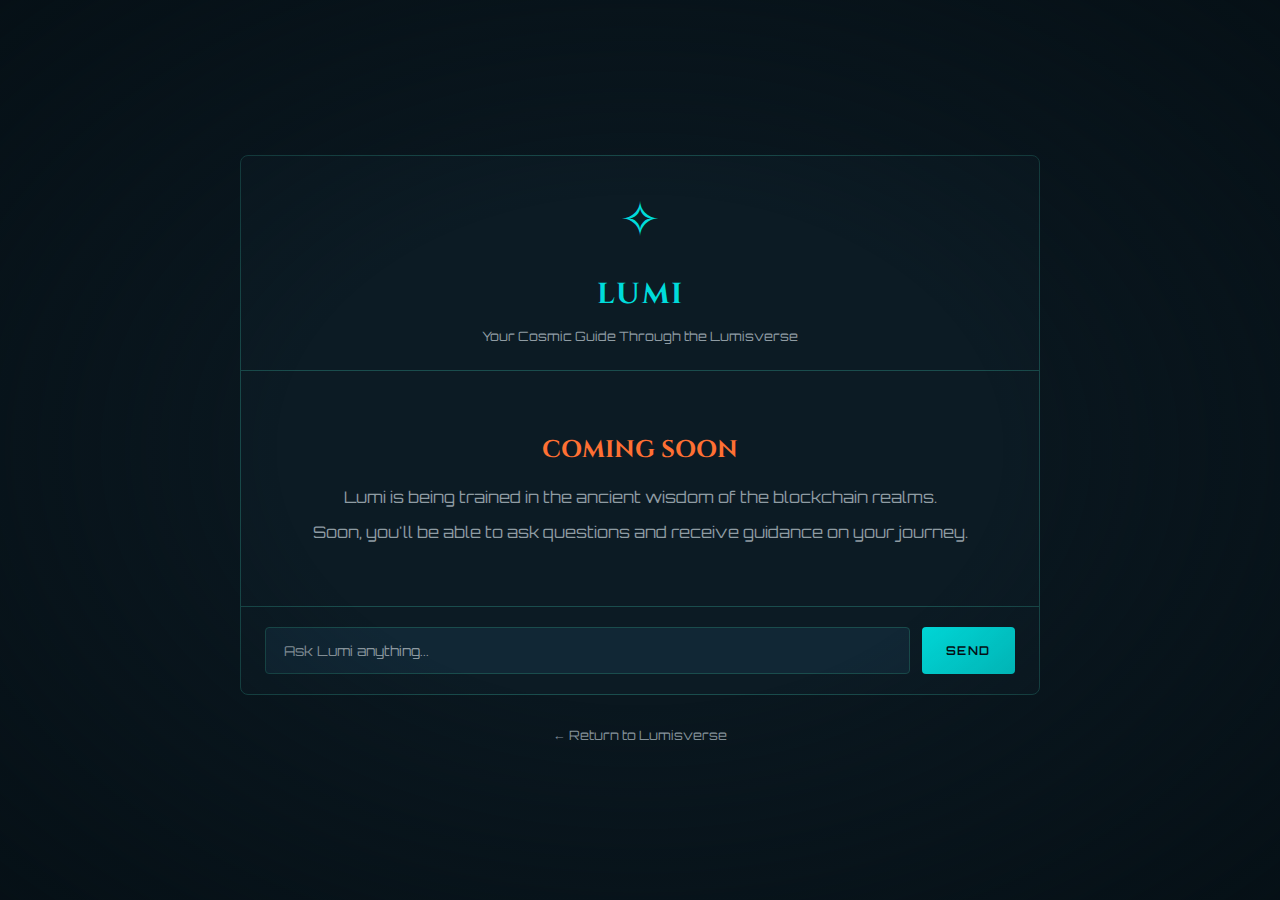
<file: lumi-chat.html>
<!DOCTYPE html>
<html lang="en">
<head>
    <meta charset="UTF-8">
    <meta name="viewport" content="width=device-width, initial-scale=1.0">
    <title>LUMI - Your Cosmic Guide | Lumis</title>
    <meta name="description" content="Speak with Lumi, your mystical AI guide through the Lumisverse.">

    <!-- Fonts -->
    <link rel="preconnect" href="https://fonts.googleapis.com">
    <link rel="preconnect" href="https://fonts.gstatic.com" crossorigin>
    <link href="https://fonts.googleapis.com/css2?family=Orbitron:wght@400;500;600;700;800;900&display=swap" rel="stylesheet">
    <link href="https://fonts.googleapis.com/css2?family=Cinzel:wght@400;600;700;900&display=swap" rel="stylesheet">

    <link rel="stylesheet" href="styles.css">
    <style>
        /* Page-specific styles */
        .chat-page {
            min-height: 100vh;
            display: flex;
            flex-direction: column;
            align-items: center;
            justify-content: center;
            padding: 40px 20px;
        }

        .chat-container {
            width: 100%;
            max-width: 800px;
            background: hsla(202, 50%, 10%, 0.8);
            border: 1px solid var(--border);
            border-radius: 8px;
            overflow: hidden;
        }

        .chat-header {
            padding: 24px;
            border-bottom: 1px solid var(--border);
            text-align: center;
        }

        .chat-header-icon {
            font-size: 3rem;
            color: var(--cyber-cyan);
            margin-bottom: 15px;
            animation: float 3s ease-in-out infinite;
        }

        .chat-header-title {
            font-family: 'Cinzel', serif;
            font-size: 1.8rem;
            font-weight: 700;
            letter-spacing: 0.1rem;
            margin-bottom: 8px;
        }

        .chat-header-subtitle {
            font-size: 0.8rem;
            color: var(--muted-foreground);
        }

        .chat-messages {
            height: 400px;
            overflow-y: auto;
            padding: 24px;
            display: flex;
            flex-direction: column;
            gap: 16px;
        }

        .message {
            max-width: 80%;
            padding: 14px 18px;
            border-radius: 8px;
            line-height: 1.6;
            font-size: 0.9rem;
        }

        .message-lumi {
            align-self: flex-start;
            background: hsla(180, 100%, 43%, 0.15);
            border: 1px solid hsla(180, 100%, 43%, 0.3);
        }

        .message-lumi::before {
            content: 'LUMI';
            display: block;
            font-size: 0.65rem;
            font-weight: 700;
            color: var(--cyber-cyan);
            margin-bottom: 6px;
            letter-spacing: 0.1rem;
        }

        .message-user {
            align-self: flex-end;
            background: hsla(18, 100%, 60%, 0.15);
            border: 1px solid hsla(18, 100%, 60%, 0.3);
        }

        .chat-input-container {
            padding: 20px 24px;
            border-top: 1px solid var(--border);
            display: flex;
            gap: 12px;
        }

        .chat-input {
            flex: 1;
            padding: 14px 18px;
            font-family: 'Orbitron', sans-serif;
            font-size: 0.85rem;
            color: var(--foreground);
            background: hsla(202, 50%, 15%, 0.8);
            border: 1px solid var(--border);
            border-radius: 4px;
            outline: none;
            transition: border-color 0.3s ease;
        }

        .chat-input:focus {
            border-color: var(--cyber-cyan);
        }

        .chat-input::placeholder {
            color: var(--muted-foreground);
        }

        .chat-send {
            padding: 14px 24px;
            font-family: 'Orbitron', sans-serif;
            font-size: 0.75rem;
            font-weight: 600;
            letter-spacing: 0.1rem;
            text-transform: uppercase;
            color: var(--cyber-dark);
            background: var(--cyber-cyan);
            border: none;
            border-radius: 4px;
            cursor: pointer;
            transition: all 0.3s ease;
        }

        .chat-send:hover {
            background: var(--cyber-orange);
            box-shadow: var(--glow-orange);
        }

        .back-link {
            margin-top: 30px;
            font-size: 0.8rem;
            color: var(--muted-foreground);
            text-decoration: none;
            transition: color 0.3s ease;
        }

        .back-link:hover {
            color: var(--cyber-cyan);
        }

        .coming-soon {
            text-align: center;
            padding: 60px 24px;
            color: var(--muted-foreground);
        }

        .coming-soon-title {
            font-family: 'Cinzel', serif;
            font-size: 1.5rem;
            color: var(--cyber-orange);
            margin-bottom: 15px;
        }

        @keyframes float {
            0%, 100% { transform: translateY(0); }
            50% { transform: translateY(-10px); }
        }
    </style>
</head>
<body>
    <!-- Overlays -->
    <div class="scanlines"></div>
    <div class="vignette"></div>
    <div class="grid-overlay"></div>

    <!-- Fixed Logo -->
    <div class="logo">
        <a href="index.html" style="text-decoration: none;">
            <span class="logo-text">LUMIS</span>
        </a>
    </div>

    <main class="chat-page">
        <div class="chat-container">
            <div class="chat-header">
                <div class="chat-header-icon">&#10023;</div>
                <h1 class="chat-header-title"><span class="blue-text">LUMI</span></h1>
                <p class="chat-header-subtitle">Your Cosmic Guide Through the Lumisverse</p>
            </div>

            <div class="coming-soon">
                <h2 class="coming-soon-title">COMING SOON</h2>
                <p>Lumi is being trained in the ancient wisdom of the blockchain realms.</p>
                <p style="margin-top: 10px;">Soon, you'll be able to ask questions and receive guidance on your journey.</p>
            </div>

            <div class="chat-input-container">
                <input type="text" class="chat-input" placeholder="Ask Lumi anything..." disabled>
                <button class="chat-send" disabled>Send</button>
            </div>
        </div>

        <a href="index.html" class="back-link">&larr; Return to Lumisverse</a>
    </main>
</body>
</html>
</file>
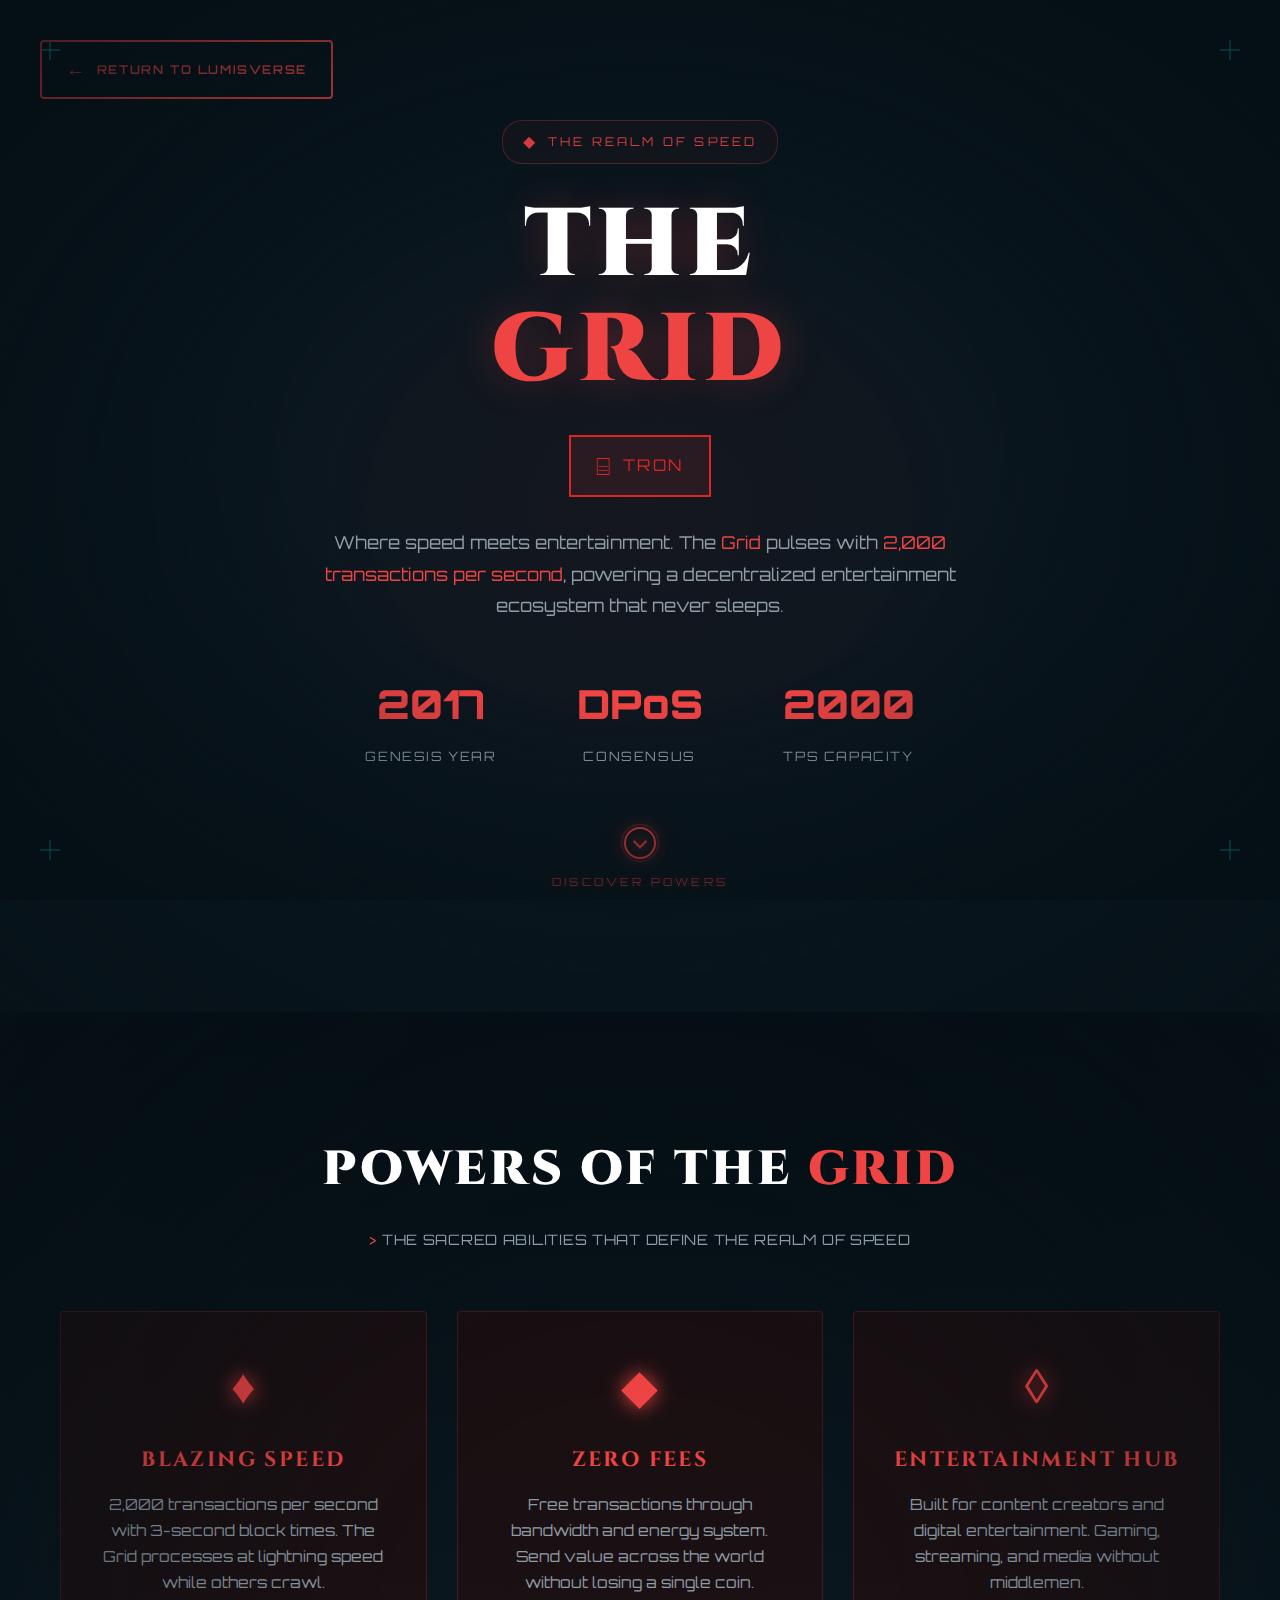
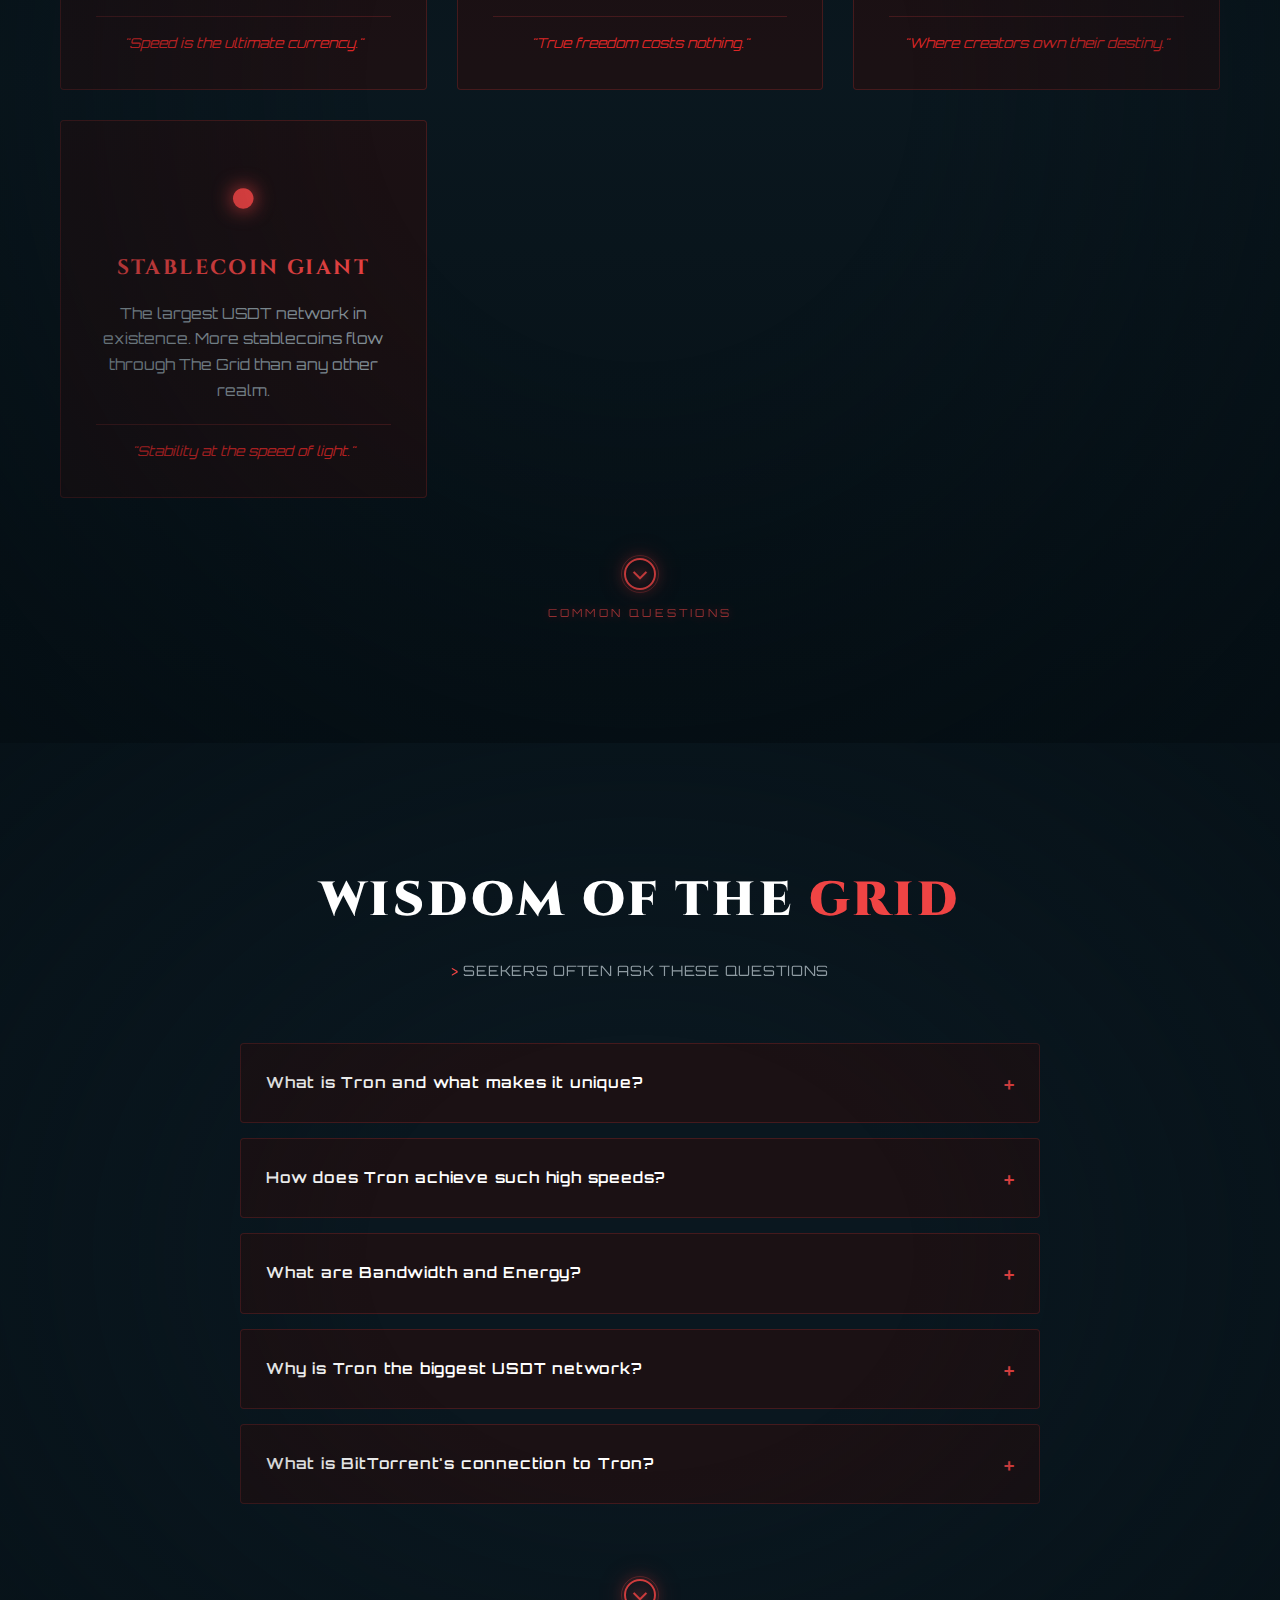
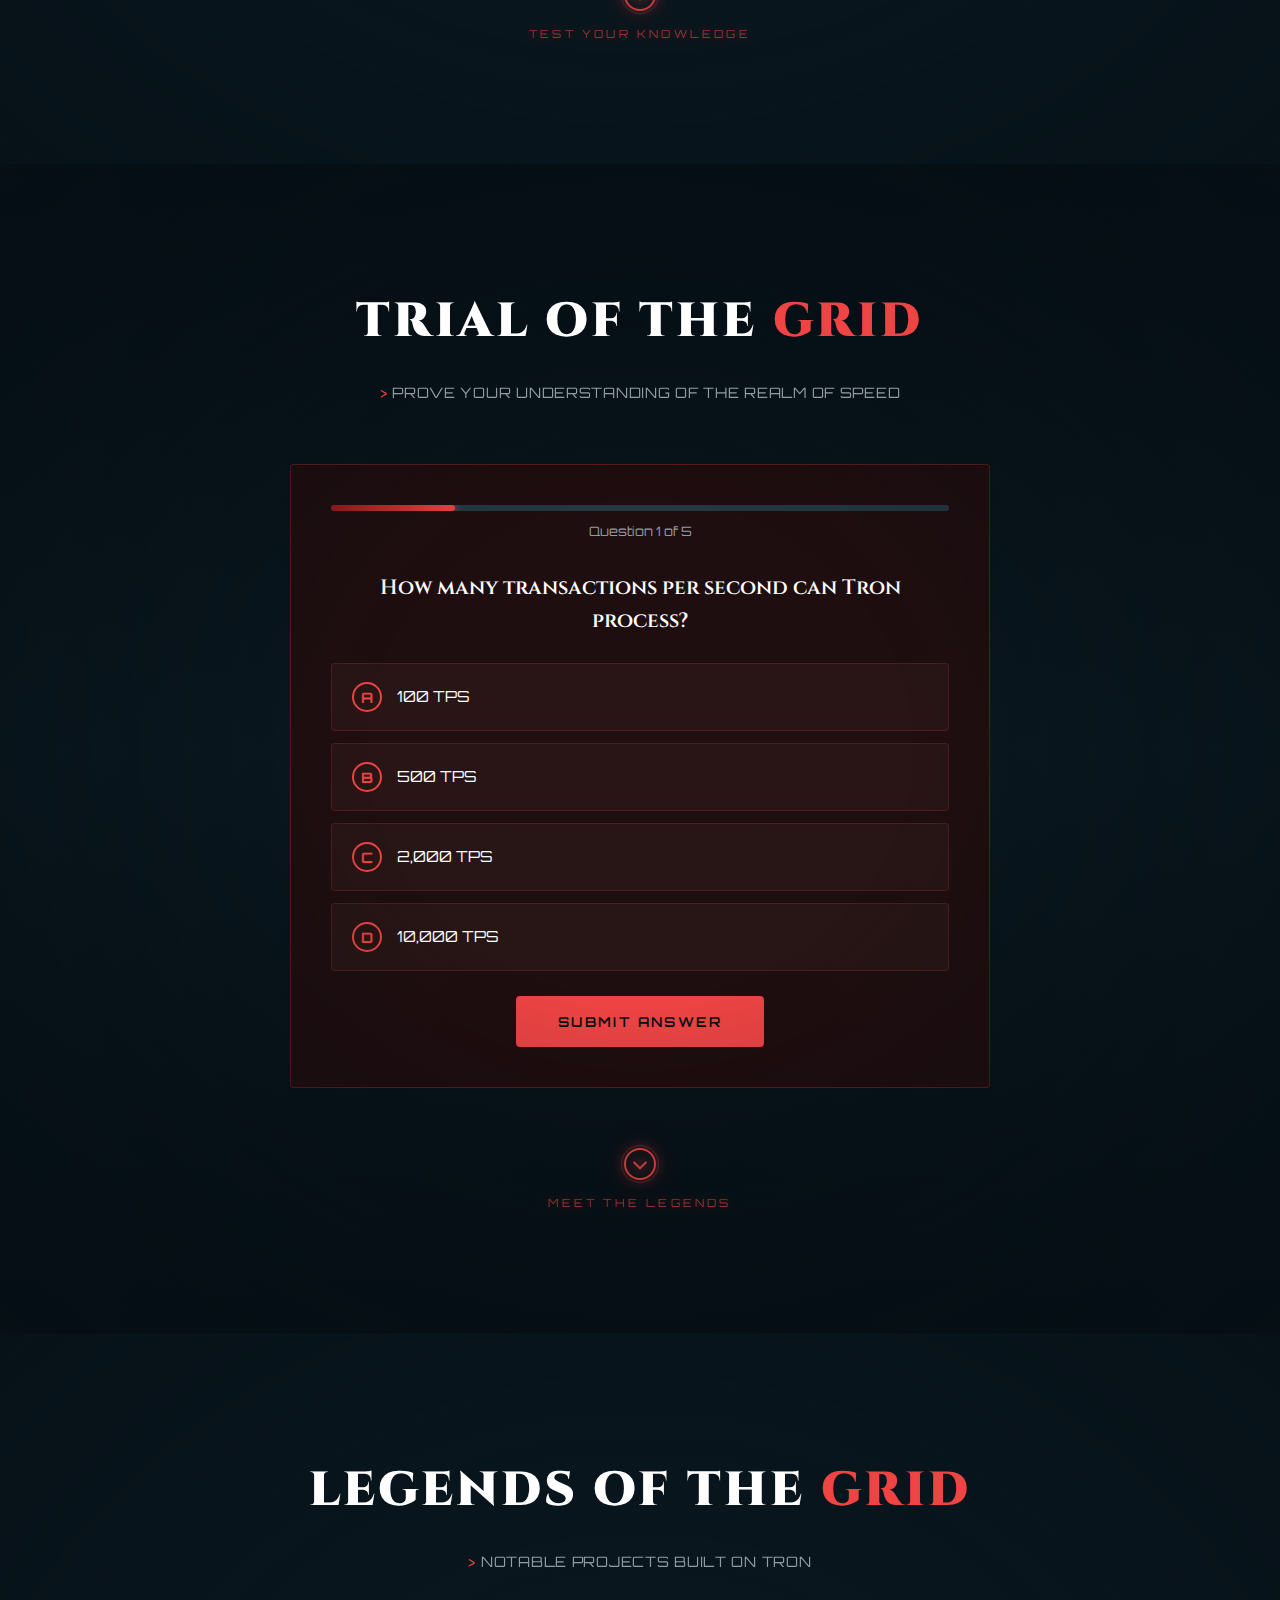
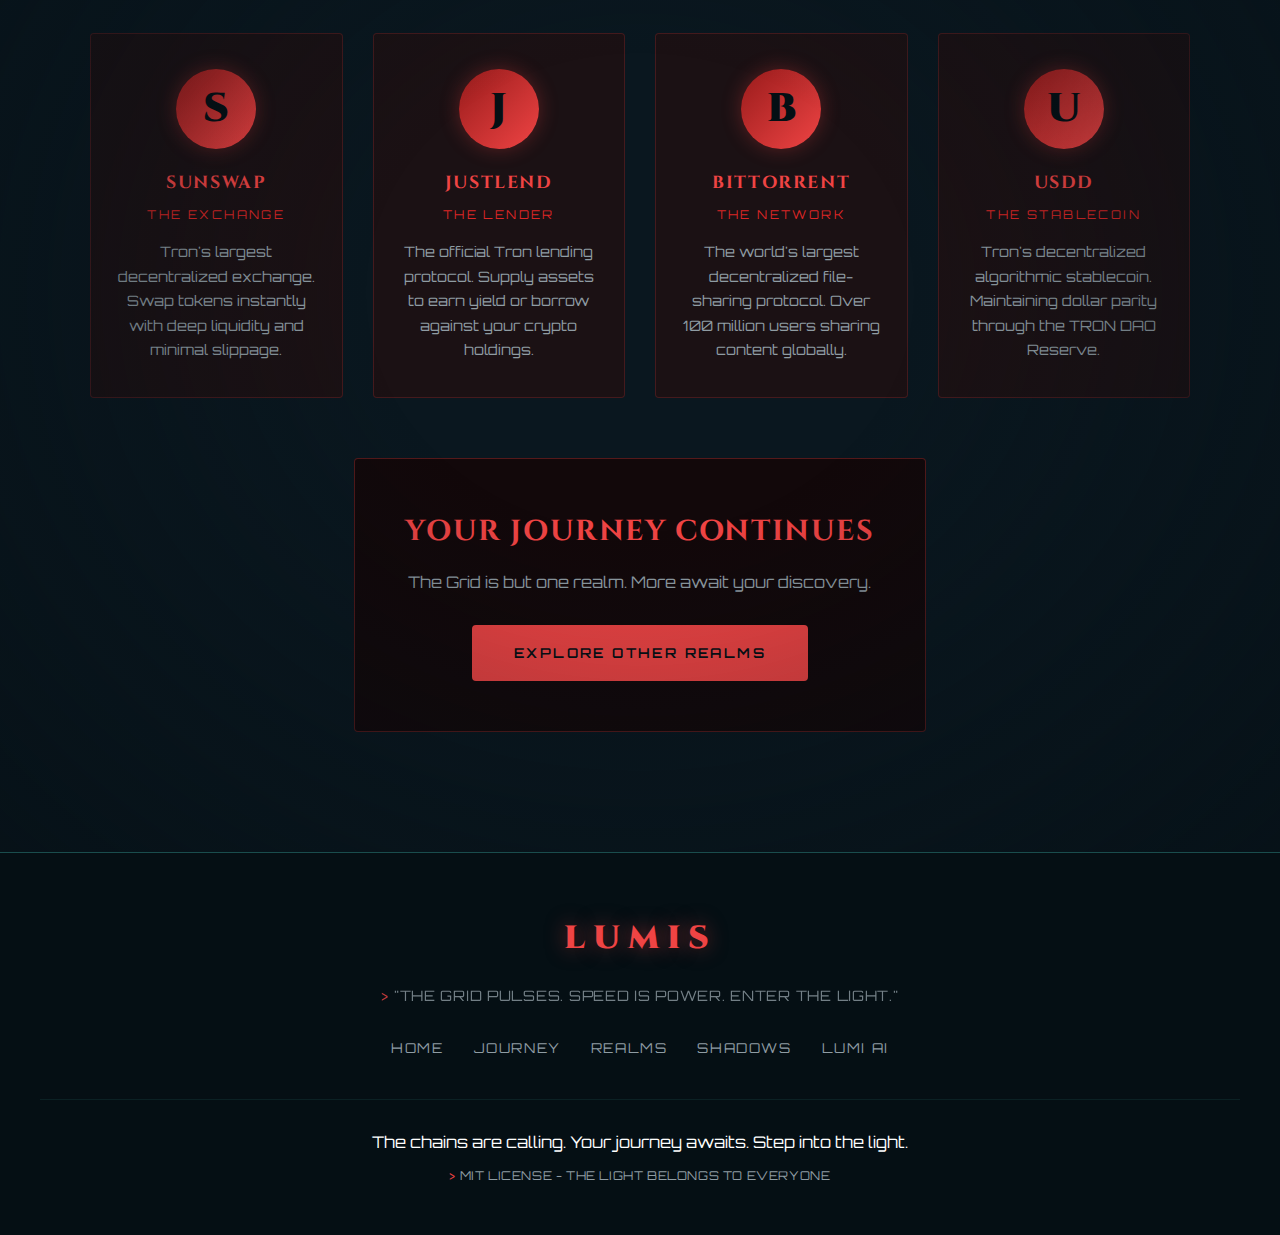
<file: tron.html>
<!DOCTYPE html>
<html lang="en">
<head>
    <meta charset="UTF-8">
    <meta name="viewport" content="width=device-width, initial-scale=1.0">
    <title>The Grid - Tron Realm | LUMIS</title>
    <meta name="description" content="Enter The Grid, the realm of speed and entertainment. Discover the power of Tron's high-throughput blockchain.">

    <!-- Fonts -->
    <link rel="preconnect" href="https://fonts.googleapis.com">
    <link rel="preconnect" href="https://fonts.gstatic.com" crossorigin>
    <link href="https://fonts.googleapis.com/css2?family=Orbitron:wght@400;500;600;700;800;900&display=swap" rel="stylesheet">
    <link href="https://fonts.googleapis.com/css2?family=Cinzel:wght@400;600;700;900&display=swap" rel="stylesheet">

    <link rel="stylesheet" href="styles.css">
    <link rel="stylesheet" href="tron-realm.css">
</head>
<body class="tron-realm">
    <!-- Portal Overlay (for entry animation) -->
    <div class="portal-overlay" id="portalOverlay">
        <div class="portal-container">
            <div class="portal-ring portal-ring-outer"></div>
            <div class="portal-ring portal-ring-middle"></div>
            <div class="portal-ring portal-ring-inner"></div>
            <div class="portal-core"></div>
            <div class="portal-particles" id="portalParticles"></div>
        </div>
    </div>

    <!-- Overlays -->
    <div class="vignette"></div>

    <!-- Corner Crosshairs -->
    <div class="crosshair crosshair-tl"></div>
    <div class="crosshair crosshair-tr"></div>
    <div class="crosshair crosshair-bl"></div>
    <div class="crosshair crosshair-br"></div>

    <!-- Back Navigation -->
    <a href="index.html" class="back-button">
        <span class="back-arrow">&larr;</span>
        <span>RETURN TO LUMISVERSE</span>
    </a>

    <!-- Main Container -->
    <div class="container" id="scroll-container">

        <!-- Hero Section -->
        <section id="realm-hero" class="section realm-hero-section">
            <!-- Section Vignette -->
            <div class="section-vignette"></div>

            <div class="realm-hero-content">
                <div class="realm-badge">
                    <span class="badge-icon">&#9670;</span>
                    <span class="badge-text">THE REALM OF SPEED</span>
                </div>

                <h1 class="realm-title">
                    <span class="realm-title-line">THE</span>
                    <span class="realm-title-line red-text">GRID</span>
                </h1>

                <div class="realm-blockchain-badge">
                    <span class="chain-icon">&#9016;</span>
                    <span class="chain-name">TRON</span>
                </div>

                <p class="realm-description">
                    Where speed meets entertainment. The <span class="red-text">Grid</span> pulses with
                    <span class="red-text">2,000 transactions per second</span>, powering a decentralized
                    entertainment ecosystem that never sleeps.
                </p>

                <div class="realm-stats">
                    <div class="realm-stat">
                        <div class="stat-value red-text">2017</div>
                        <div class="stat-label">Genesis Year</div>
                    </div>
                    <div class="realm-stat">
                        <div class="stat-value red-text">DPoS</div>
                        <div class="stat-label">Consensus</div>
                    </div>
                    <div class="realm-stat">
                        <div class="stat-value red-text">2000</div>
                        <div class="stat-label">TPS Capacity</div>
                    </div>
                </div>
            </div>

            <!-- Scroll Button -->
            <div class="scroll-button red-scroll" onclick="scrollToSection('realm-powers')">
                <div class="scroll-button-icon">&#8595;</div>
                <div class="scroll-button-text">Discover Powers</div>
            </div>
        </section>

        <!-- Realm Powers Section -->
        <section id="realm-powers" class="section realm-powers-section">
            <!-- Section Vignette -->
            <div class="section-vignette"></div>

            <div class="section-header">
                <h2 class="section-title">
                    POWERS OF THE <span class="red-text">GRID</span>
                </h2>
                <p class="section-subtitle terminal-text red-terminal">The sacred abilities that define the Realm of Speed</p>
            </div>

            <div class="powers-grid">
                <div class="power-card">
                    <div class="power-icon red-text">&#9830;</div>
                    <h3 class="power-name">BLAZING SPEED</h3>
                    <p class="power-description">
                        2,000 transactions per second with 3-second block times.
                        The Grid processes at lightning speed while others crawl.
                    </p>
                    <div class="power-quote">"Speed is the ultimate currency."</div>
                </div>

                <div class="power-card">
                    <div class="power-icon red-text">&#9670;</div>
                    <h3 class="power-name">ZERO FEES</h3>
                    <p class="power-description">
                        Free transactions through bandwidth and energy system.
                        Send value across the world without losing a single coin.
                    </p>
                    <div class="power-quote">"True freedom costs nothing."</div>
                </div>

                <div class="power-card">
                    <div class="power-icon red-text">&#9674;</div>
                    <h3 class="power-name">ENTERTAINMENT HUB</h3>
                    <p class="power-description">
                        Built for content creators and digital entertainment.
                        Gaming, streaming, and media without middlemen.
                    </p>
                    <div class="power-quote">"Where creators own their destiny."</div>
                </div>

                <div class="power-card">
                    <div class="power-icon red-text">&#9679;</div>
                    <h3 class="power-name">STABLECOIN GIANT</h3>
                    <p class="power-description">
                        The largest USDT network in existence. More stablecoins
                        flow through The Grid than any other realm.
                    </p>
                    <div class="power-quote">"Stability at the speed of light."</div>
                </div>
            </div>

            <!-- Scroll Button -->
            <div class="scroll-button red-scroll" onclick="scrollToSection('realm-faq')">
                <div class="scroll-button-icon">&#8595;</div>
                <div class="scroll-button-text">Common Questions</div>
            </div>
        </section>

        <!-- FAQ Section -->
        <section id="realm-faq" class="section realm-faq-section">
            <!-- Section Vignette -->
            <div class="section-vignette"></div>

            <div class="section-header">
                <h2 class="section-title">
                    WISDOM OF THE <span class="red-text">GRID</span>
                </h2>
                <p class="section-subtitle terminal-text red-terminal">Seekers often ask these questions</p>
            </div>

            <div class="faq-container">
                <div class="faq-item" data-faq="1">
                    <div class="faq-header" onclick="toggleFaq(1)">
                        <span class="faq-question">What is Tron and what makes it unique?</span>
                        <span class="faq-toggle">+</span>
                    </div>
                    <div class="faq-content" id="faq-content-1">
                        <p>Tron is a <span class="red-text">high-performance blockchain</span> designed for the entertainment industry.
                        Founded by Justin Sun in 2017, it processes 2,000 transactions per second with near-zero fees.
                        Tron focuses on decentralizing content—letting creators publish, store, and monetize their work
                        without platforms taking massive cuts.</p>
                    </div>
                </div>

                <div class="faq-item" data-faq="2">
                    <div class="faq-header" onclick="toggleFaq(2)">
                        <span class="faq-question">How does Tron achieve such high speeds?</span>
                        <span class="faq-toggle">+</span>
                    </div>
                    <div class="faq-content" id="faq-content-2">
                        <p>Tron uses <span class="red-text">Delegated Proof of Stake (DPoS)</span> consensus. Instead of thousands
                        of miners competing, 27 elected Super Representatives validate transactions. This streamlined
                        approach allows blocks every 3 seconds and massive throughput. TRX holders vote for
                        Super Representatives, creating a democratic governance system.</p>
                    </div>
                </div>

                <div class="faq-item" data-faq="3">
                    <div class="faq-header" onclick="toggleFaq(3)">
                        <span class="faq-question">What are Bandwidth and Energy?</span>
                        <span class="faq-toggle">+</span>
                    </div>
                    <div class="faq-content" id="faq-content-3">
                        <p><span class="red-text">Bandwidth</span> and <span class="red-text">Energy</span> are Tron's resource system
                        that enables free transactions. Bandwidth covers basic transfers and is regenerated daily.
                        Energy powers smart contract execution. By staking TRX, you earn these resources and can
                        transact without paying fees—a unique model in blockchain.</p>
                    </div>
                </div>

                <div class="faq-item" data-faq="4">
                    <div class="faq-header" onclick="toggleFaq(4)">
                        <span class="faq-question">Why is Tron the biggest USDT network?</span>
                        <span class="faq-toggle">+</span>
                    </div>
                    <div class="faq-content" id="faq-content-4">
                        <p>Tron's <span class="red-text">speed and low costs</span> made it the preferred network for USDT transfers.
                        More USDT circulates on Tron than on Ethereum. Exchanges, businesses, and users choose
                        Tron-based USDT (TRC-20) because transactions confirm in seconds and cost virtually nothing
                        compared to other networks.</p>
                    </div>
                </div>

                <div class="faq-item" data-faq="5">
                    <div class="faq-header" onclick="toggleFaq(5)">
                        <span class="faq-question">What is BitTorrent's connection to Tron?</span>
                        <span class="faq-toggle">+</span>
                    </div>
                    <div class="faq-content" id="faq-content-5">
                        <p>Tron <span class="red-text">acquired BitTorrent</span> in 2018, bringing the world's largest decentralized
                        file-sharing protocol under its ecosystem. BitTorrent Token (BTT) incentivizes users to
                        share bandwidth and storage. This merger combined Tron's blockchain with BitTorrent's
                        massive user base of over 100 million monthly active users.</p>
                    </div>
                </div>
            </div>

            <!-- Scroll Button -->
            <div class="scroll-button red-scroll" onclick="scrollToSection('realm-quiz')">
                <div class="scroll-button-icon">&#8595;</div>
                <div class="scroll-button-text">Test Your Knowledge</div>
            </div>
        </section>

        <!-- Quiz Section -->
        <section id="realm-quiz" class="section realm-quiz-section">
            <!-- Section Vignette -->
            <div class="section-vignette"></div>

            <div class="section-header">
                <h2 class="section-title">
                    TRIAL OF THE <span class="red-text">GRID</span>
                </h2>
                <p class="section-subtitle terminal-text red-terminal">Prove your understanding of the Realm of Speed</p>
            </div>

            <div class="realm-quiz-container">
                <div class="quiz-progress">
                    <div class="quiz-progress-bar">
                        <div class="quiz-progress-fill" id="quizProgressFill"></div>
                    </div>
                    <div class="quiz-progress-text" id="quizProgressText">Question 1 of 5</div>
                </div>

                <div class="quiz-question-container" id="quizQuestionContainer">
                    <!-- Questions will be loaded dynamically -->
                </div>

                <div class="quiz-result" id="quizResult" style="display: none;">
                    <div class="result-icon" id="resultIcon"></div>
                    <h3 class="result-title" id="resultTitle"></h3>
                    <p class="result-message" id="resultMessage"></p>
                    <button class="btn-red" onclick="restartQuiz()">TRY AGAIN</button>
                </div>
            </div>

            <!-- Scroll Button -->
            <div class="scroll-button red-scroll" onclick="scrollToSection('realm-legends')">
                <div class="scroll-button-icon">&#8595;</div>
                <div class="scroll-button-text">Meet the Legends</div>
            </div>
        </section>

        <!-- Legends Section -->
        <section id="realm-legends" class="section realm-legends-section">
            <!-- Section Vignette -->
            <div class="section-vignette"></div>

            <div class="section-header">
                <h2 class="section-title">
                    LEGENDS OF THE <span class="red-text">GRID</span>
                </h2>
                <p class="section-subtitle terminal-text red-terminal">Notable projects built on Tron</p>
            </div>

            <div class="legends-grid">
                <div class="legend-card">
                    <div class="legend-avatar">
                        <span class="legend-initial">S</span>
                    </div>
                    <h3 class="legend-name">SUNSWAP</h3>
                    <div class="legend-title">The Exchange</div>
                    <p class="legend-description">
                        Tron's largest decentralized exchange. Swap tokens instantly
                        with deep liquidity and minimal slippage.
                    </p>
                </div>

                <div class="legend-card">
                    <div class="legend-avatar">
                        <span class="legend-initial">J</span>
                    </div>
                    <h3 class="legend-name">JUSTLEND</h3>
                    <div class="legend-title">The Lender</div>
                    <p class="legend-description">
                        The official Tron lending protocol. Supply assets to earn yield
                        or borrow against your crypto holdings.
                    </p>
                </div>

                <div class="legend-card">
                    <div class="legend-avatar">
                        <span class="legend-initial">B</span>
                    </div>
                    <h3 class="legend-name">BITTORRENT</h3>
                    <div class="legend-title">The Network</div>
                    <p class="legend-description">
                        The world's largest decentralized file-sharing protocol.
                        Over 100 million users sharing content globally.
                    </p>
                </div>

                <div class="legend-card">
                    <div class="legend-avatar">
                        <span class="legend-initial">U</span>
                    </div>
                    <h3 class="legend-name">USDD</h3>
                    <div class="legend-title">The Stablecoin</div>
                    <p class="legend-description">
                        Tron's decentralized algorithmic stablecoin.
                        Maintaining dollar parity through the TRON DAO Reserve.
                    </p>
                </div>
            </div>

            <!-- Call to Action -->
            <div class="realm-cta">
                <h3 class="cta-title">YOUR JOURNEY CONTINUES</h3>
                <p class="cta-text">
                    The Grid is but one realm. More await your discovery.
                </p>
                <a href="index.html#realms" class="btn-red">EXPLORE OTHER REALMS</a>
            </div>
        </section>

        <!-- Footer -->
        <footer class="footer realm-footer">
            <div class="footer-content">
                <div class="footer-logo red-text">LUMIS</div>
                <div class="footer-tagline terminal-text red-terminal">
                    "The Grid pulses. Speed is power. Enter the light."
                </div>
                <div class="footer-links">
                    <a href="index.html" class="footer-link">Home</a>
                    <a href="index.html#journey" class="footer-link">Journey</a>
                    <a href="index.html#realms" class="footer-link">Realms</a>
                    <a href="index.html#shadows" class="footer-link">Shadows</a>
                    <a href="lumi-chat.html" class="footer-link">Lumi AI</a>
                </div>
                <div class="footer-copyright">
                    <p>The chains are calling. Your journey awaits. Step into the light.</p>
                    <p class="terminal-text red-terminal">MIT License - The light belongs to everyone</p>
                </div>
            </div>
        </footer>

    </div>

    <script src="script.js"></script>
    <script src="tron-realm.js"></script>
</body>
</html>
</file>
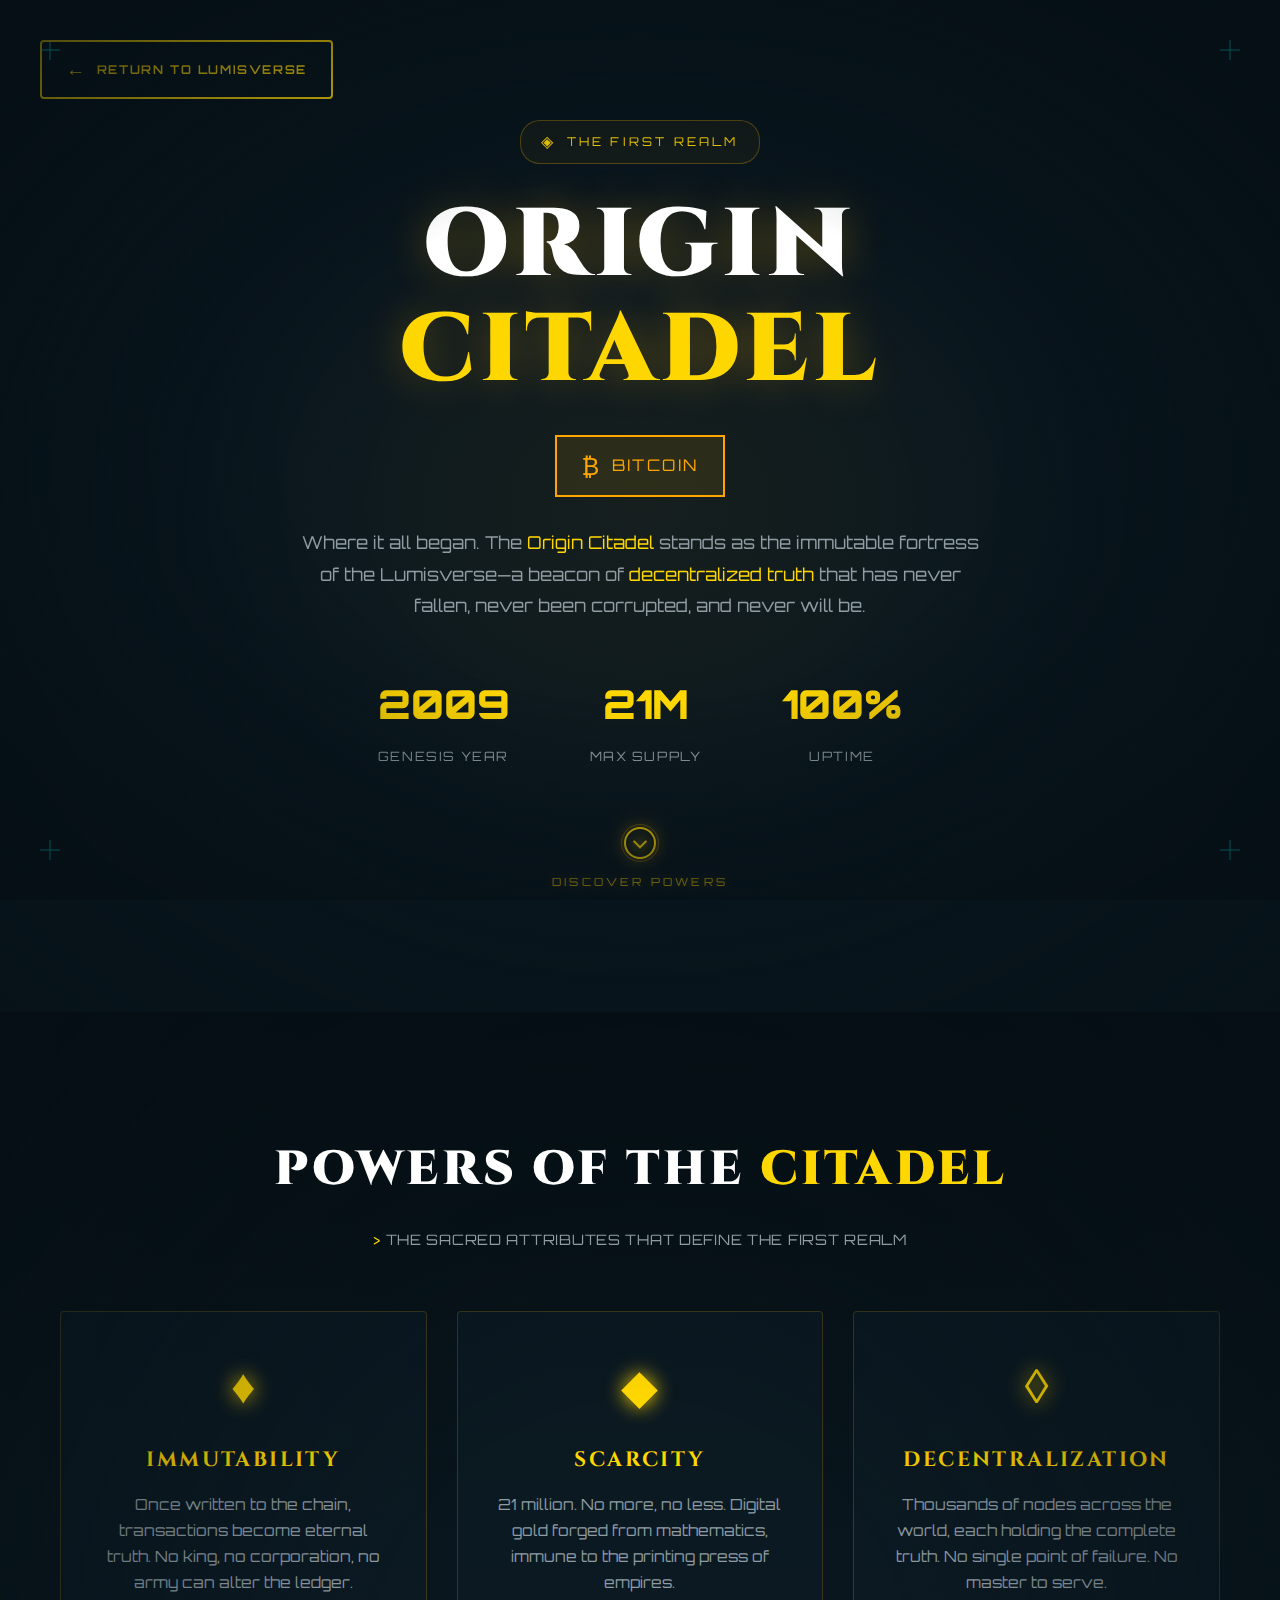
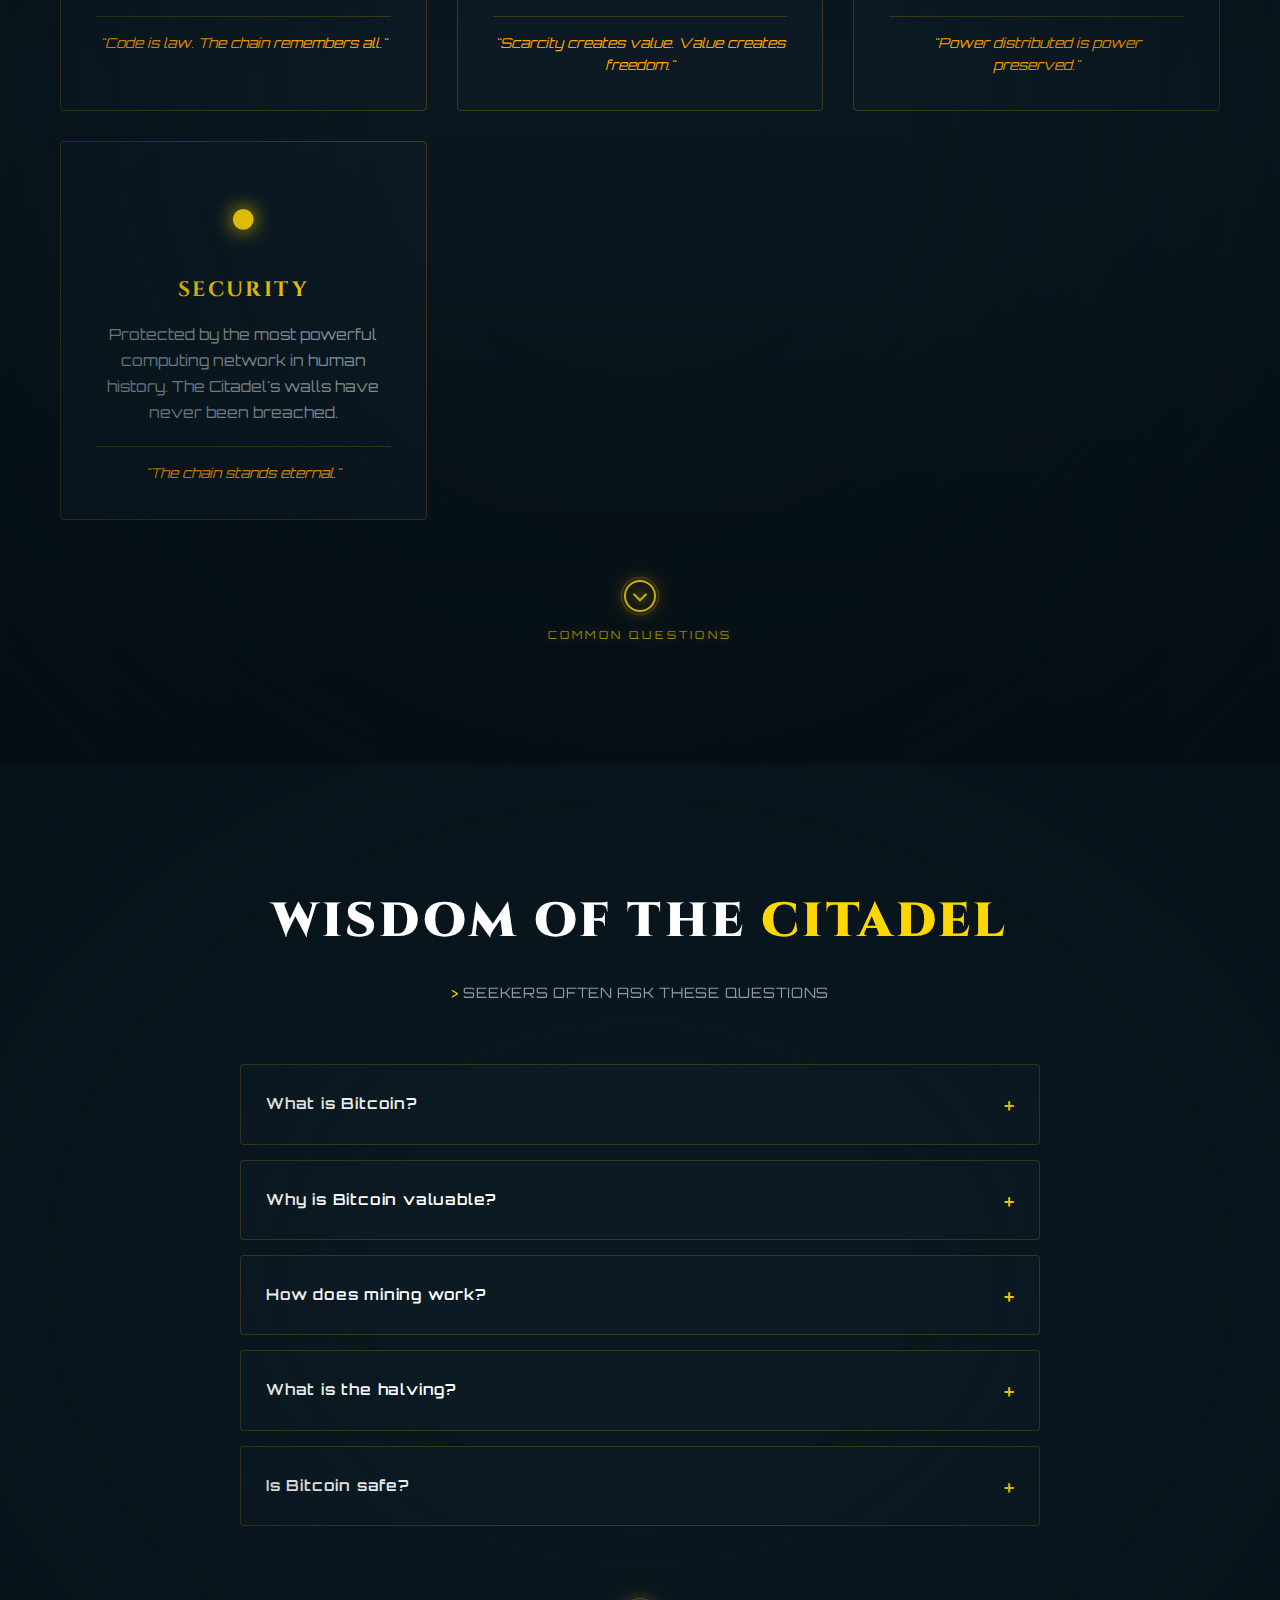
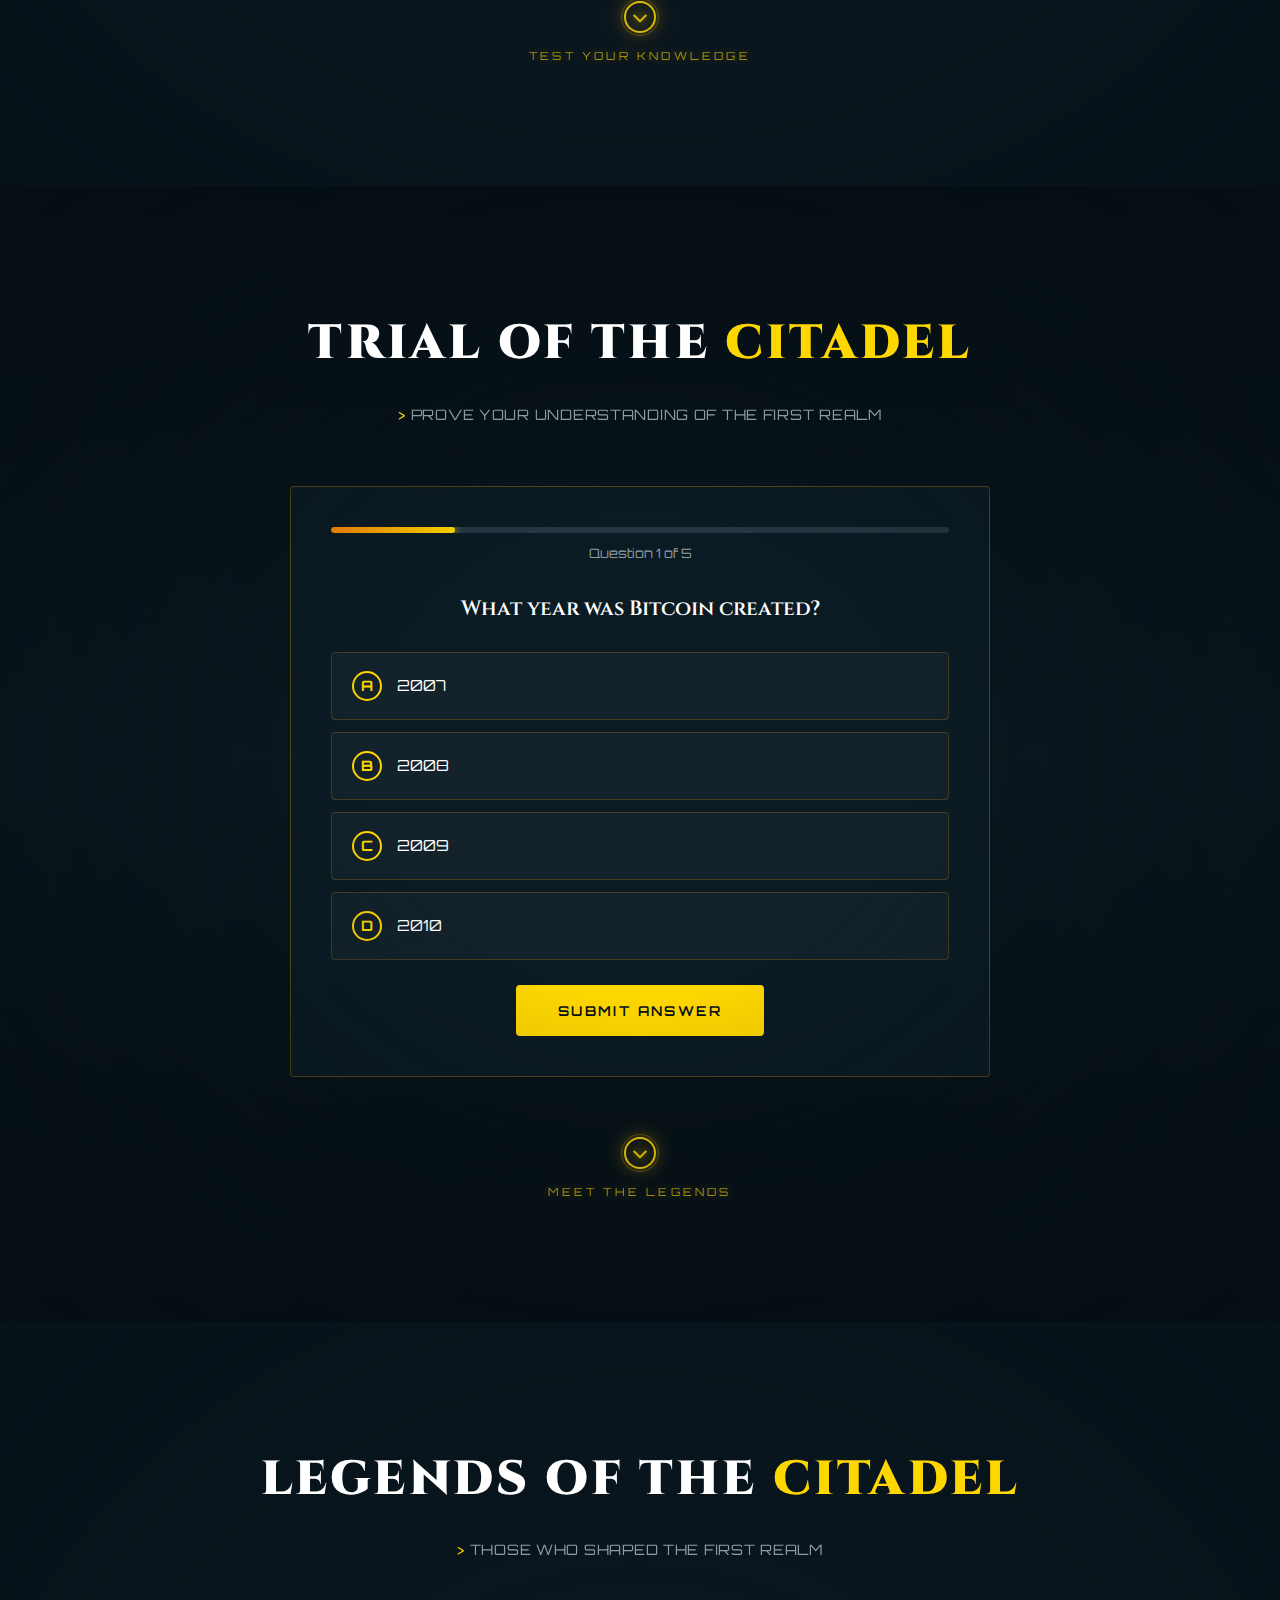
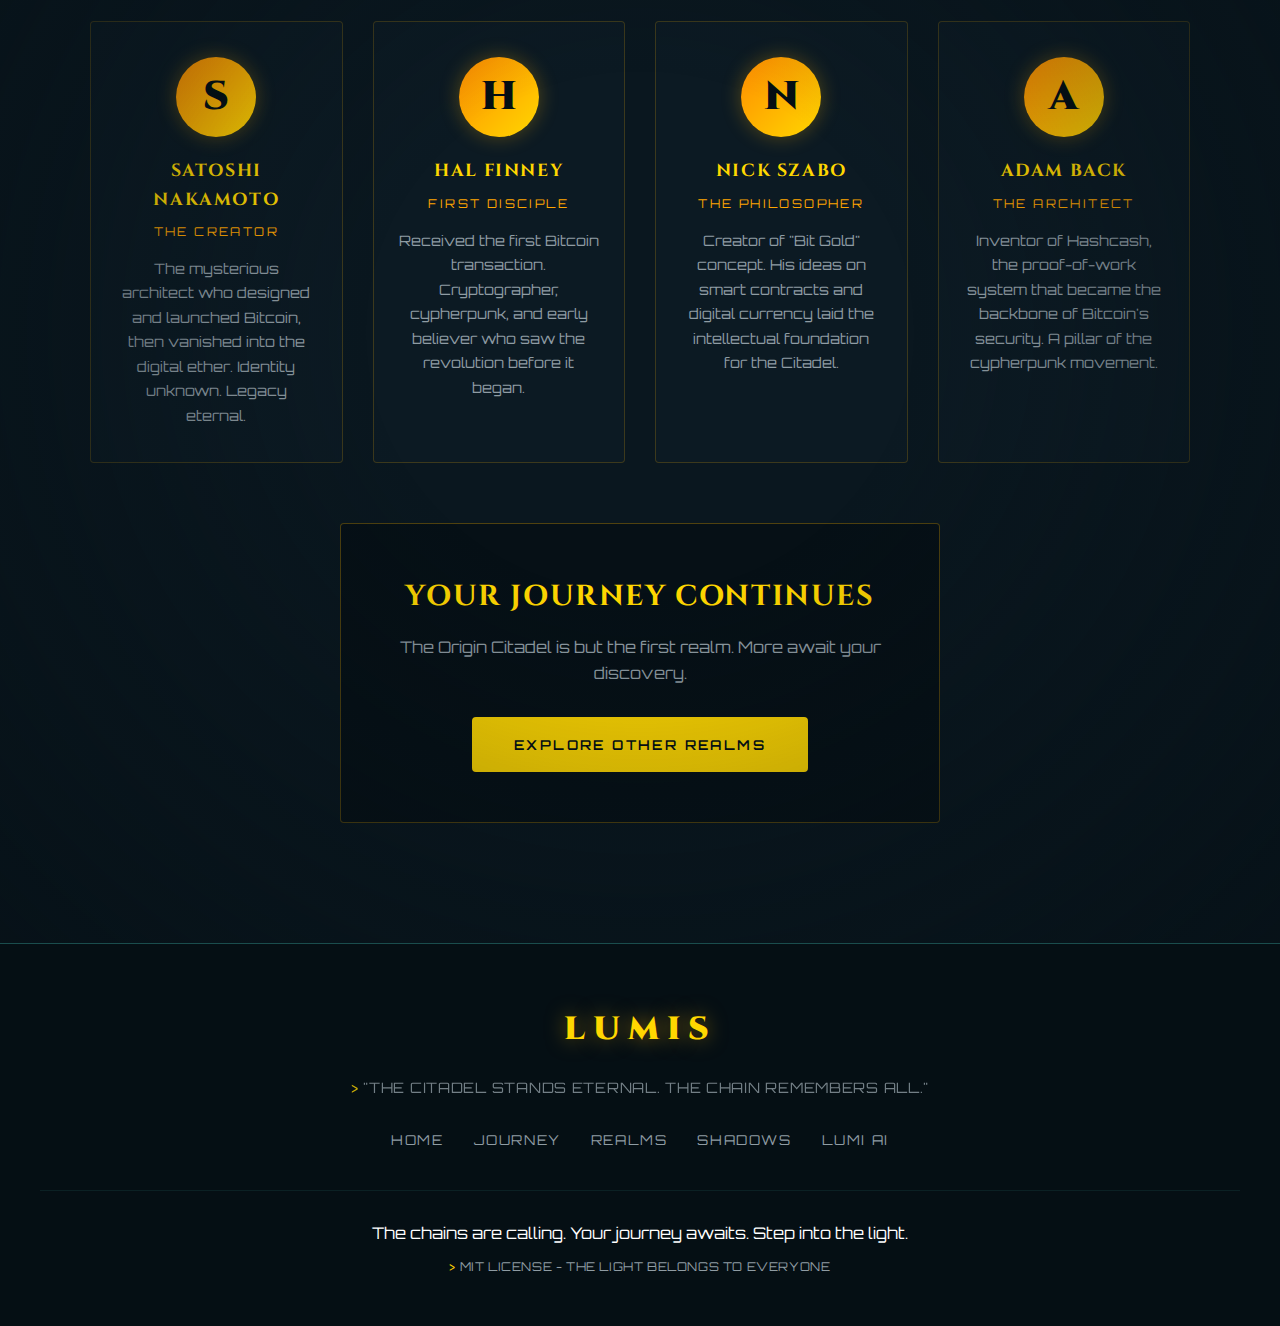
<file: realm/bitcoin.html>
<!DOCTYPE html>
<html lang="en">
<head>
    <meta charset="UTF-8">
    <meta name="viewport" content="width=device-width, initial-scale=1.0">
    <title>Origin Citadel - Bitcoin Realm | LUMIS</title>
    <meta name="description" content="Enter the Origin Citadel, the first realm of the Lumisverse. Discover the immutable power of Bitcoin.">

    <!-- Fonts -->
    <link rel="preconnect" href="https://fonts.googleapis.com">
    <link rel="preconnect" href="https://fonts.gstatic.com" crossorigin>
    <link href="https://fonts.googleapis.com/css2?family=Orbitron:wght@400;500;600;700;800;900&display=swap" rel="stylesheet">
    <link href="https://fonts.googleapis.com/css2?family=Cinzel:wght@400;600;700;900&display=swap" rel="stylesheet">

    <link rel="stylesheet" href="../styles.css">
    <link rel="stylesheet" href="bitcoin-realm.css">
</head>
<body class="bitcoin-realm">
    <!-- Portal Overlay (for entry animation) -->
    <div class="portal-overlay" id="portalOverlay">
        <div class="portal-container">
            <div class="portal-ring portal-ring-outer"></div>
            <div class="portal-ring portal-ring-middle"></div>
            <div class="portal-ring portal-ring-inner"></div>
            <div class="portal-core"></div>
            <div class="portal-particles" id="portalParticles"></div>
        </div>
    </div>

    <!-- Overlays -->
    <div class="vignette"></div>

    <!-- Corner Crosshairs -->
    <div class="crosshair crosshair-tl"></div>
    <div class="crosshair crosshair-tr"></div>
    <div class="crosshair crosshair-bl"></div>
    <div class="crosshair crosshair-br"></div>

    <!-- Back Navigation -->
    <a href="../index.html" class="back-button">
        <span class="back-arrow">&larr;</span>
        <span>RETURN TO LUMISVERSE</span>
    </a>

    <!-- Main Container -->
    <div class="container" id="scroll-container">

        <!-- Hero Section -->
        <section id="realm-hero" class="section realm-hero-section">
            <!-- Section Vignette -->
            <div class="section-vignette"></div>

            <div class="realm-hero-content">
                <div class="realm-badge">
                    <span class="badge-icon">&#9672;</span>
                    <span class="badge-text">THE FIRST REALM</span>
                </div>

                <h1 class="realm-title">
                    <span class="realm-title-line">ORIGIN</span>
                    <span class="realm-title-line gold-text">CITADEL</span>
                </h1>

                <div class="realm-blockchain-badge">
                    <span class="chain-icon">&#8383;</span>
                    <span class="chain-name">BITCOIN</span>
                </div>

                <p class="realm-description">
                    Where it all began. The <span class="gold-text">Origin Citadel</span> stands as the immutable fortress
                    of the Lumisverse—a beacon of <span class="gold-text">decentralized truth</span> that has never fallen,
                    never been corrupted, and never will be.
                </p>

                <div class="realm-stats">
                    <div class="realm-stat">
                        <div class="stat-value gold-text">2009</div>
                        <div class="stat-label">Genesis Year</div>
                    </div>
                    <div class="realm-stat">
                        <div class="stat-value gold-text">21M</div>
                        <div class="stat-label">Max Supply</div>
                    </div>
                    <div class="realm-stat">
                        <div class="stat-value gold-text">100%</div>
                        <div class="stat-label">Uptime</div>
                    </div>
                </div>
            </div>

            <!-- Scroll Button -->
            <div class="scroll-button gold-scroll" onclick="scrollToSection('realm-powers')">
                <div class="scroll-button-icon">&#8595;</div>
                <div class="scroll-button-text">Discover Powers</div>
            </div>
        </section>

        <!-- Realm Powers Section -->
        <section id="realm-powers" class="section realm-powers-section">
            <!-- Section Vignette -->
            <div class="section-vignette"></div>

            <div class="section-header">
                <h2 class="section-title">
                    POWERS OF THE <span class="gold-text">CITADEL</span>
                </h2>
                <p class="section-subtitle terminal-text gold-terminal">The sacred attributes that define the First Realm</p>
            </div>

            <div class="powers-grid">
                <div class="power-card">
                    <div class="power-icon gold-text">&#9830;</div>
                    <h3 class="power-name">IMMUTABILITY</h3>
                    <p class="power-description">
                        Once written to the chain, transactions become eternal truth.
                        No king, no corporation, no army can alter the ledger.
                    </p>
                    <div class="power-quote">"Code is law. The chain remembers all."</div>
                </div>

                <div class="power-card">
                    <div class="power-icon gold-text">&#9670;</div>
                    <h3 class="power-name">SCARCITY</h3>
                    <p class="power-description">
                        21 million. No more, no less. Digital gold forged from mathematics,
                        immune to the printing press of empires.
                    </p>
                    <div class="power-quote">"Scarcity creates value. Value creates freedom."</div>
                </div>

                <div class="power-card">
                    <div class="power-icon gold-text">&#9674;</div>
                    <h3 class="power-name">DECENTRALIZATION</h3>
                    <p class="power-description">
                        Thousands of nodes across the world, each holding the complete truth.
                        No single point of failure. No master to serve.
                    </p>
                    <div class="power-quote">"Power distributed is power preserved."</div>
                </div>

                <div class="power-card">
                    <div class="power-icon gold-text">&#9679;</div>
                    <h3 class="power-name">SECURITY</h3>
                    <p class="power-description">
                        Protected by the most powerful computing network in human history.
                        The Citadel's walls have never been breached.
                    </p>
                    <div class="power-quote">"The chain stands eternal."</div>
                </div>
            </div>

            <!-- Scroll Button -->
            <div class="scroll-button gold-scroll" onclick="scrollToSection('realm-faq')">
                <div class="scroll-button-icon">&#8595;</div>
                <div class="scroll-button-text">Common Questions</div>
            </div>
        </section>

        <!-- FAQ Section -->
        <section id="realm-faq" class="section realm-faq-section">
            <!-- Section Vignette -->
            <div class="section-vignette"></div>

            <div class="section-header">
                <h2 class="section-title">
                    WISDOM OF THE <span class="gold-text">CITADEL</span>
                </h2>
                <p class="section-subtitle terminal-text gold-terminal">Seekers often ask these questions</p>
            </div>

            <div class="faq-container">
                <div class="faq-item" data-faq="1">
                    <div class="faq-header" onclick="toggleFaq(1)">
                        <span class="faq-question">What is Bitcoin?</span>
                        <span class="faq-toggle">+</span>
                    </div>
                    <div class="faq-content" id="faq-content-1">
                        <p>Bitcoin is a <span class="gold-text">decentralized digital currency</span>—the first of its kind.
                        Created in 2009 by the pseudonymous Satoshi Nakamoto, it operates without banks,
                        governments, or intermediaries. Transactions are verified by network nodes through
                        cryptography and recorded on a public ledger called the <span class="gold-text">blockchain</span>.</p>
                    </div>
                </div>

                <div class="faq-item" data-faq="2">
                    <div class="faq-header" onclick="toggleFaq(2)">
                        <span class="faq-question">Why is Bitcoin valuable?</span>
                        <span class="faq-toggle">+</span>
                    </div>
                    <div class="faq-content" id="faq-content-2">
                        <p>Bitcoin derives value from its <span class="gold-text">scarcity</span> (only 21 million will ever exist),
                        its <span class="gold-text">security</span> (protected by massive computing power), its <span class="gold-text">immutability</span>
                        (transactions cannot be reversed), and its <span class="gold-text">decentralization</span> (no single entity controls it).
                        Like gold, it serves as a store of value—but unlike gold, it can be transferred globally in minutes.</p>
                    </div>
                </div>

                <div class="faq-item" data-faq="3">
                    <div class="faq-header" onclick="toggleFaq(3)">
                        <span class="faq-question">How does mining work?</span>
                        <span class="faq-toggle">+</span>
                    </div>
                    <div class="faq-content" id="faq-content-3">
                        <p>Mining is the process by which new Bitcoin is created and transactions are verified.
                        Miners use powerful computers to solve complex mathematical puzzles. The first to solve
                        the puzzle gets to add a new <span class="gold-text">block</span> to the blockchain and receives newly minted
                        Bitcoin as a reward. This process, called <span class="gold-text">Proof of Work</span>, secures the network
                        and ensures no one can cheat the system.</p>
                    </div>
                </div>

                <div class="faq-item" data-faq="4">
                    <div class="faq-header" onclick="toggleFaq(4)">
                        <span class="faq-question">What is the halving?</span>
                        <span class="faq-toggle">+</span>
                    </div>
                    <div class="faq-content" id="faq-content-4">
                        <p>Every 210,000 blocks (approximately 4 years), the reward for mining Bitcoin is cut in half.
                        This event is called the <span class="gold-text">halving</span>. It ensures Bitcoin's supply grows slower over time,
                        making it increasingly scarce. The halving continues until all 21 million Bitcoin are mined,
                        estimated around the year 2140.</p>
                    </div>
                </div>

                <div class="faq-item" data-faq="5">
                    <div class="faq-header" onclick="toggleFaq(5)">
                        <span class="faq-question">Is Bitcoin safe?</span>
                        <span class="faq-toggle">+</span>
                    </div>
                    <div class="faq-content" id="faq-content-5">
                        <p>The Bitcoin network itself has <span class="gold-text">never been hacked</span>. It's protected by more computing
                        power than any other network on Earth. However, individual users must protect their own
                        <span class="gold-text">private keys</span>. If you control your keys (self-custody), your Bitcoin is secure.
                        If you leave them with an exchange, you trust that exchange with your wealth.</p>
                    </div>
                </div>
            </div>

            <!-- Scroll Button -->
            <div class="scroll-button gold-scroll" onclick="scrollToSection('realm-quiz')">
                <div class="scroll-button-icon">&#8595;</div>
                <div class="scroll-button-text">Test Your Knowledge</div>
            </div>
        </section>

        <!-- Quiz Section -->
        <section id="realm-quiz" class="section realm-quiz-section">
            <!-- Section Vignette -->
            <div class="section-vignette"></div>

            <div class="section-header">
                <h2 class="section-title">
                    TRIAL OF THE <span class="gold-text">CITADEL</span>
                </h2>
                <p class="section-subtitle terminal-text gold-terminal">Prove your understanding of the First Realm</p>
            </div>

            <div class="realm-quiz-container">
                <div class="quiz-progress">
                    <div class="quiz-progress-bar">
                        <div class="quiz-progress-fill" id="quizProgressFill"></div>
                    </div>
                    <div class="quiz-progress-text" id="quizProgressText">Question 1 of 5</div>
                </div>

                <div class="quiz-question-container" id="quizQuestionContainer">
                    <!-- Questions will be loaded dynamically -->
                </div>

                <div class="quiz-result" id="quizResult" style="display: none;">
                    <div class="result-icon" id="resultIcon"></div>
                    <h3 class="result-title" id="resultTitle"></h3>
                    <p class="result-message" id="resultMessage"></p>
                    <button class="btn-gold" onclick="restartQuiz()">TRY AGAIN</button>
                </div>
            </div>

            <!-- Scroll Button -->
            <div class="scroll-button gold-scroll" onclick="scrollToSection('realm-legends')">
                <div class="scroll-button-icon">&#8595;</div>
                <div class="scroll-button-text">Meet the Legends</div>
            </div>
        </section>

        <!-- Legends Section -->
        <section id="realm-legends" class="section realm-legends-section">
            <!-- Section Vignette -->
            <div class="section-vignette"></div>

            <div class="section-header">
                <h2 class="section-title">
                    LEGENDS OF THE <span class="gold-text">CITADEL</span>
                </h2>
                <p class="section-subtitle terminal-text gold-terminal">Those who shaped the First Realm</p>
            </div>

            <div class="legends-grid">
                <div class="legend-card">
                    <div class="legend-avatar">
                        <span class="legend-initial">S</span>
                    </div>
                    <h3 class="legend-name">SATOSHI NAKAMOTO</h3>
                    <div class="legend-title">The Creator</div>
                    <p class="legend-description">
                        The mysterious architect who designed and launched Bitcoin,
                        then vanished into the digital ether. Identity unknown. Legacy eternal.
                    </p>
                </div>

                <div class="legend-card">
                    <div class="legend-avatar">
                        <span class="legend-initial">H</span>
                    </div>
                    <h3 class="legend-name">HAL FINNEY</h3>
                    <div class="legend-title">First Disciple</div>
                    <p class="legend-description">
                        Received the first Bitcoin transaction. Cryptographer, cypherpunk,
                        and early believer who saw the revolution before it began.
                    </p>
                </div>

                <div class="legend-card">
                    <div class="legend-avatar">
                        <span class="legend-initial">N</span>
                    </div>
                    <h3 class="legend-name">NICK SZABO</h3>
                    <div class="legend-title">The Philosopher</div>
                    <p class="legend-description">
                        Creator of "Bit Gold" concept. His ideas on smart contracts and
                        digital currency laid the intellectual foundation for the Citadel.
                    </p>
                </div>

                <div class="legend-card">
                    <div class="legend-avatar">
                        <span class="legend-initial">A</span>
                    </div>
                    <h3 class="legend-name">ADAM BACK</h3>
                    <div class="legend-title">The Architect</div>
                    <p class="legend-description">
                        Inventor of Hashcash, the proof-of-work system that became
                        the backbone of Bitcoin's security. A pillar of the cypherpunk movement.
                    </p>
                </div>
            </div>

            <!-- Call to Action -->
            <div class="realm-cta">
                <h3 class="cta-title">YOUR JOURNEY CONTINUES</h3>
                <p class="cta-text">
                    The Origin Citadel is but the first realm. More await your discovery.
                </p>
                <a href="../index.html#realms" class="btn-gold">EXPLORE OTHER REALMS</a>
            </div>
        </section>

        <!-- Footer -->
        <footer class="footer realm-footer">
            <div class="footer-content">
                <div class="footer-logo gold-text">LUMIS</div>
                <div class="footer-tagline terminal-text gold-terminal">
                    "The Citadel stands eternal. The chain remembers all."
                </div>
                <div class="footer-links">
                    <a href="../index.html" class="footer-link">Home</a>
                    <a href="../index.html#journey" class="footer-link">Journey</a>
                    <a href="../index.html#realms" class="footer-link">Realms</a>
                    <a href="../index.html#shadows" class="footer-link">Shadows</a>
                    <a href="../lumi-chat.html" class="footer-link">Lumi AI</a>
                </div>
                <div class="footer-copyright">
                    <p>The chains are calling. Your journey awaits. Step into the light.</p>
                    <p class="terminal-text gold-terminal">MIT License - The light belongs to everyone</p>
                </div>
            </div>
        </footer>

    </div>

    <script src="../script.js"></script>
    <script src="bitcoin-realm.js"></script>
</body>
</html>
</file>
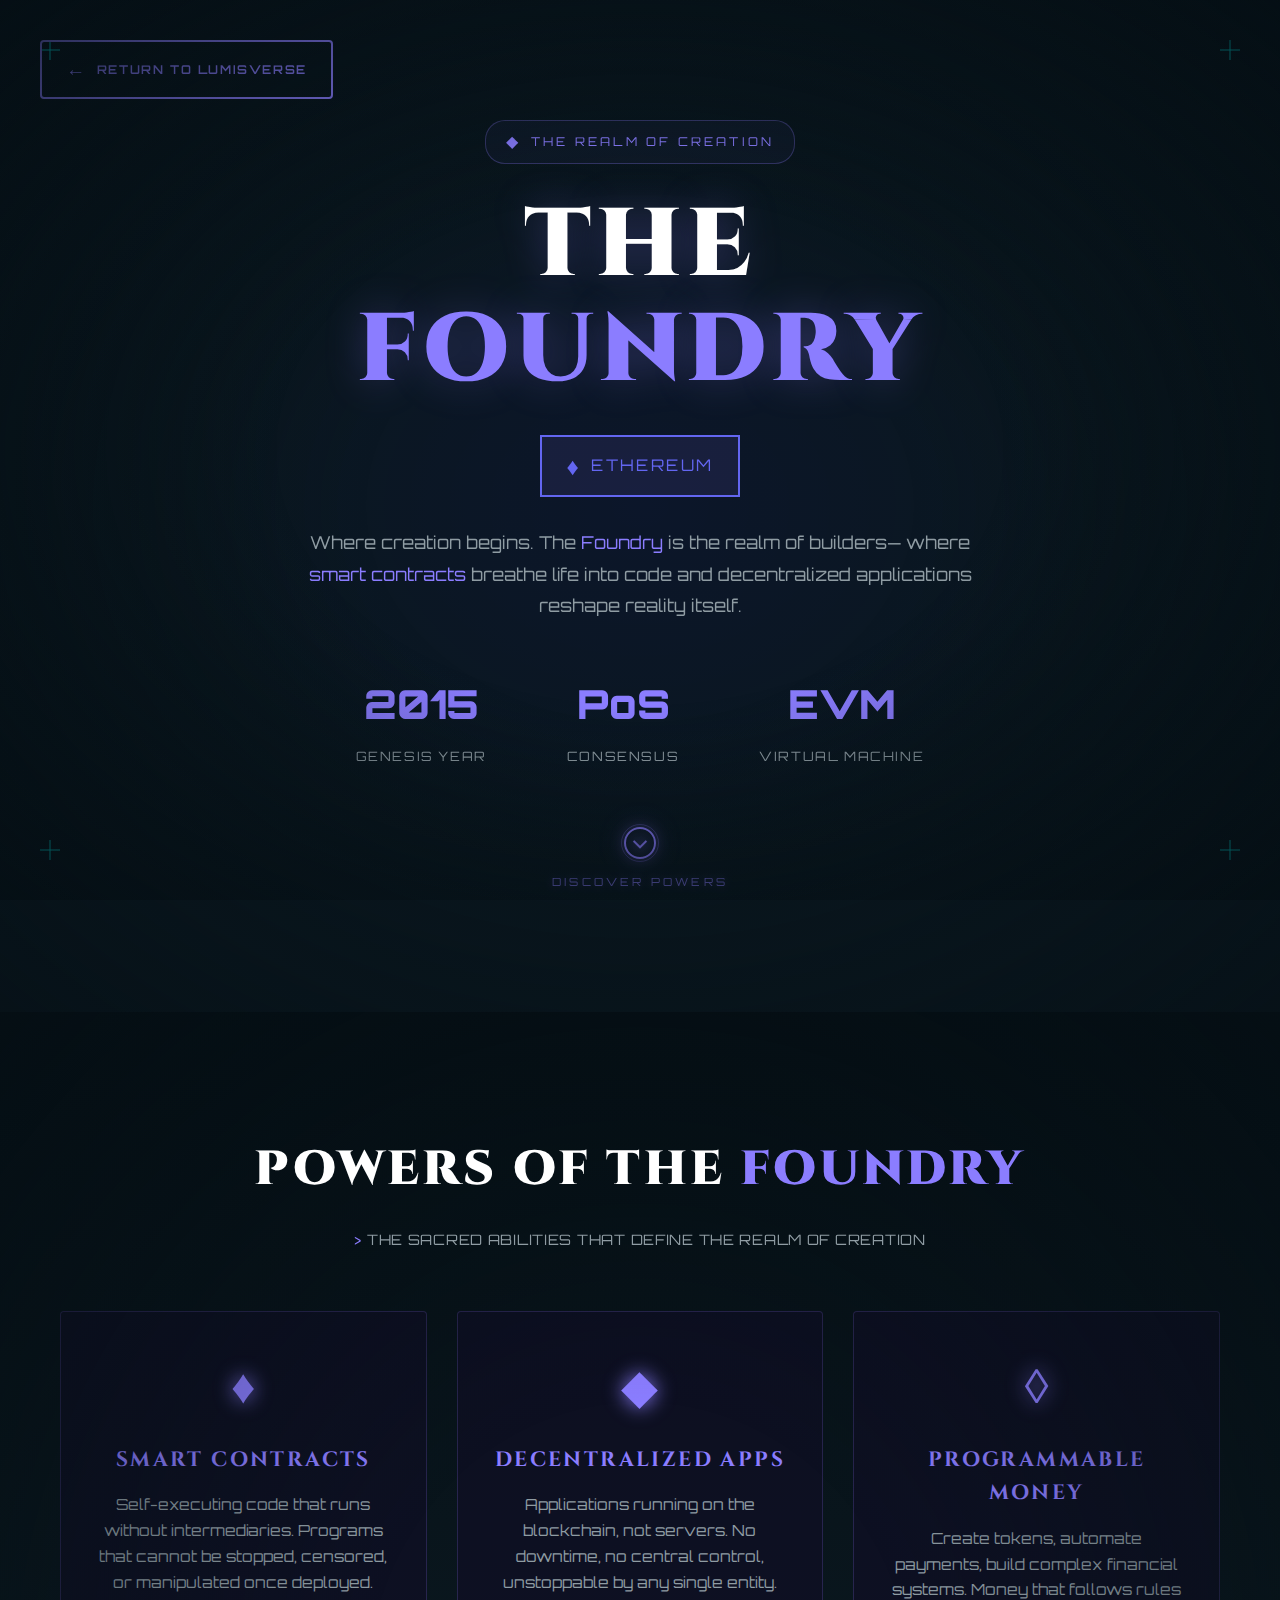
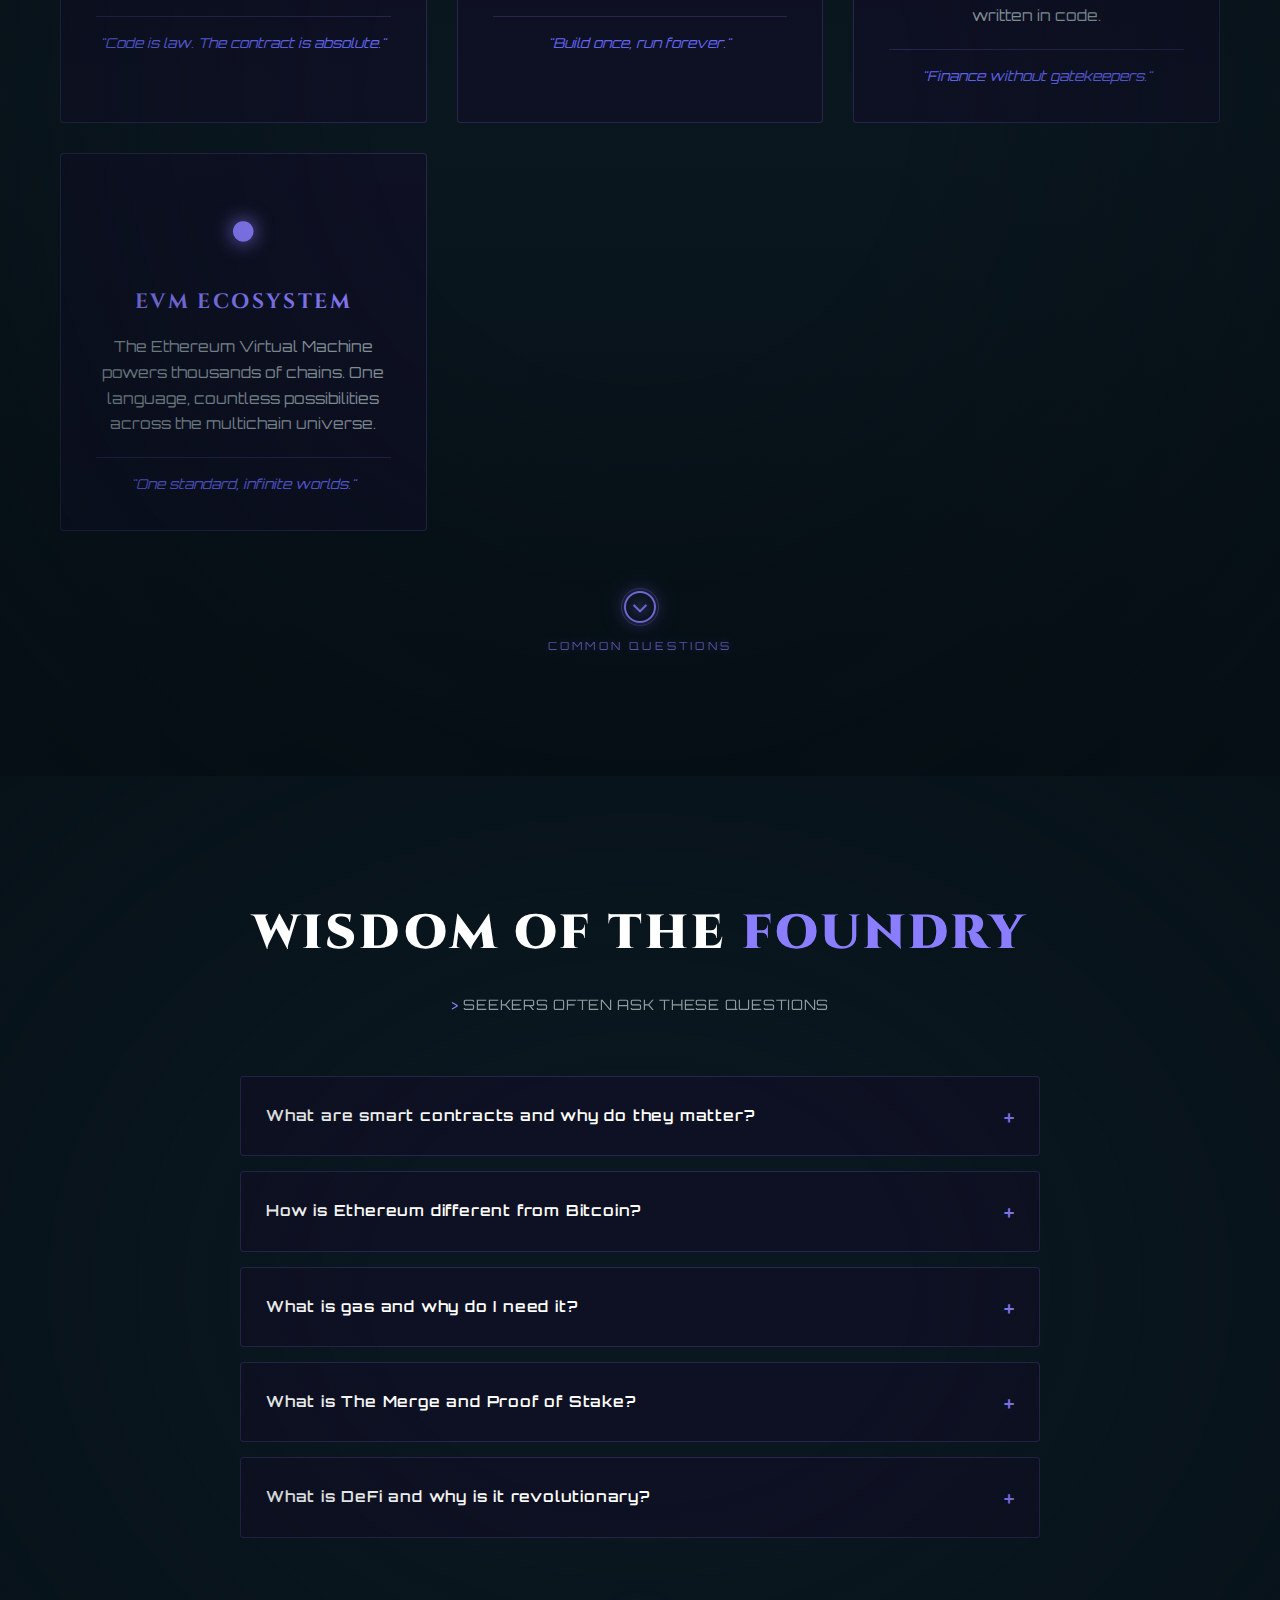
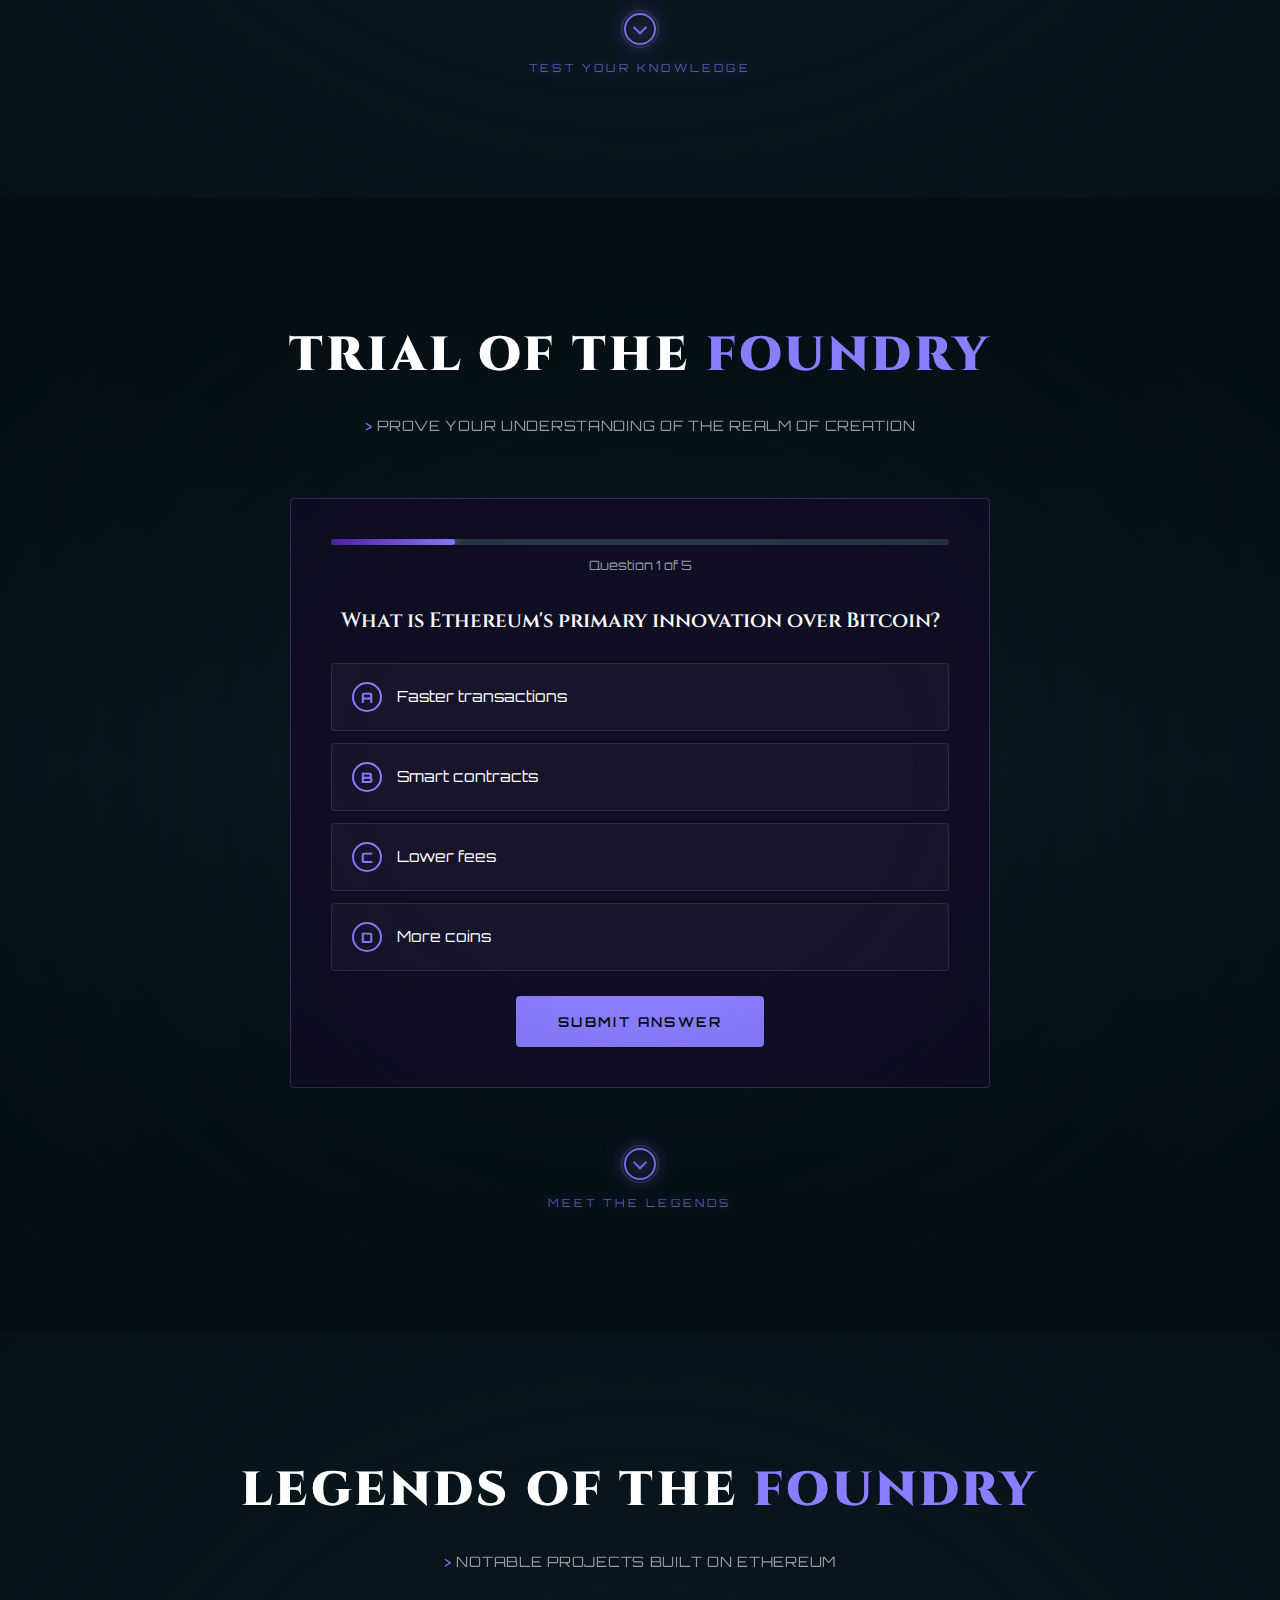
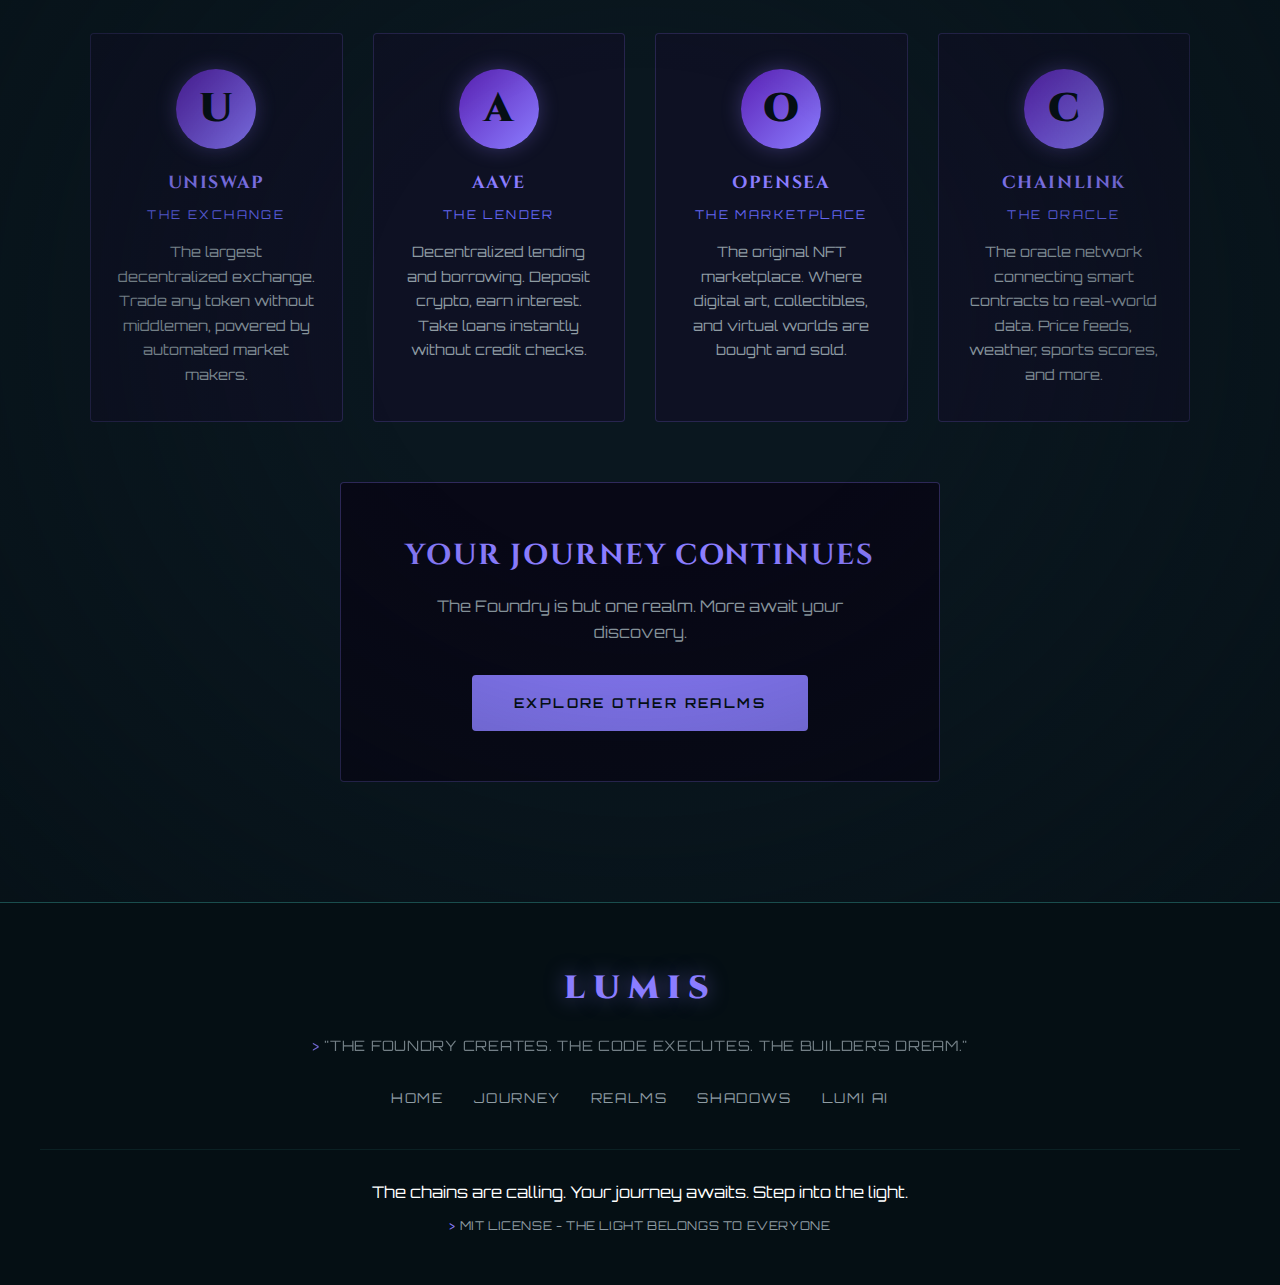
<file: realm/ethereum.html>
<!DOCTYPE html>
<html lang="en">
<head>
    <meta charset="UTF-8">
    <meta name="viewport" content="width=device-width, initial-scale=1.0">
    <title>The Foundry - Ethereum Realm | LUMIS</title>
    <meta name="description" content="Enter The Foundry, the realm of creation. Discover the power of Ethereum smart contracts and decentralized applications.">

    <!-- Fonts -->
    <link rel="preconnect" href="https://fonts.googleapis.com">
    <link rel="preconnect" href="https://fonts.gstatic.com" crossorigin>
    <link href="https://fonts.googleapis.com/css2?family=Orbitron:wght@400;500;600;700;800;900&display=swap" rel="stylesheet">
    <link href="https://fonts.googleapis.com/css2?family=Cinzel:wght@400;600;700;900&display=swap" rel="stylesheet">

    <link rel="stylesheet" href="../styles.css">
    <link rel="stylesheet" href="ethereum-realm.css">
</head>
<body class="ethereum-realm">
    <!-- Portal Overlay (for entry animation) -->
    <div class="portal-overlay" id="portalOverlay">
        <div class="portal-container">
            <div class="portal-ring portal-ring-outer"></div>
            <div class="portal-ring portal-ring-middle"></div>
            <div class="portal-ring portal-ring-inner"></div>
            <div class="portal-core"></div>
            <div class="portal-particles" id="portalParticles"></div>
        </div>
    </div>

    <!-- Overlays -->
    <div class="vignette"></div>

    <!-- Corner Crosshairs -->
    <div class="crosshair crosshair-tl"></div>
    <div class="crosshair crosshair-tr"></div>
    <div class="crosshair crosshair-bl"></div>
    <div class="crosshair crosshair-br"></div>

    <!-- Back Navigation -->
    <a href="../index.html" class="back-button">
        <span class="back-arrow">&larr;</span>
        <span>RETURN TO LUMISVERSE</span>
    </a>

    <!-- Main Container -->
    <div class="container" id="scroll-container">

        <!-- Hero Section -->
        <section id="realm-hero" class="section realm-hero-section">
            <!-- Section Vignette -->
            <div class="section-vignette"></div>

            <div class="realm-hero-content">
                <div class="realm-badge">
                    <span class="badge-icon">&#9670;</span>
                    <span class="badge-text">THE REALM OF CREATION</span>
                </div>

                <h1 class="realm-title">
                    <span class="realm-title-line">THE</span>
                    <span class="realm-title-line purple-text">FOUNDRY</span>
                </h1>

                <div class="realm-blockchain-badge">
                    <span class="chain-icon">&#9830;</span>
                    <span class="chain-name">ETHEREUM</span>
                </div>

                <p class="realm-description">
                    Where creation begins. The <span class="purple-text">Foundry</span> is the realm of builders—
                    where <span class="purple-text">smart contracts</span> breathe life into code
                    and decentralized applications reshape reality itself.
                </p>

                <div class="realm-stats">
                    <div class="realm-stat">
                        <div class="stat-value purple-text">2015</div>
                        <div class="stat-label">Genesis Year</div>
                    </div>
                    <div class="realm-stat">
                        <div class="stat-value purple-text">PoS</div>
                        <div class="stat-label">Consensus</div>
                    </div>
                    <div class="realm-stat">
                        <div class="stat-value purple-text">EVM</div>
                        <div class="stat-label">Virtual Machine</div>
                    </div>
                </div>
            </div>

            <!-- Scroll Button -->
            <div class="scroll-button purple-scroll" onclick="scrollToSection('realm-powers')">
                <div class="scroll-button-icon">&#8595;</div>
                <div class="scroll-button-text">Discover Powers</div>
            </div>
        </section>

        <!-- Realm Powers Section -->
        <section id="realm-powers" class="section realm-powers-section">
            <!-- Section Vignette -->
            <div class="section-vignette"></div>

            <div class="section-header">
                <h2 class="section-title">
                    POWERS OF THE <span class="purple-text">FOUNDRY</span>
                </h2>
                <p class="section-subtitle terminal-text purple-terminal">The sacred abilities that define the Realm of Creation</p>
            </div>

            <div class="powers-grid">
                <div class="power-card">
                    <div class="power-icon purple-text">&#9830;</div>
                    <h3 class="power-name">SMART CONTRACTS</h3>
                    <p class="power-description">
                        Self-executing code that runs without intermediaries. Programs that
                        cannot be stopped, censored, or manipulated once deployed.
                    </p>
                    <div class="power-quote">"Code is law. The contract is absolute."</div>
                </div>

                <div class="power-card">
                    <div class="power-icon purple-text">&#9670;</div>
                    <h3 class="power-name">DECENTRALIZED APPS</h3>
                    <p class="power-description">
                        Applications running on the blockchain, not servers. No downtime,
                        no central control, unstoppable by any single entity.
                    </p>
                    <div class="power-quote">"Build once, run forever."</div>
                </div>

                <div class="power-card">
                    <div class="power-icon purple-text">&#9674;</div>
                    <h3 class="power-name">PROGRAMMABLE MONEY</h3>
                    <p class="power-description">
                        Create tokens, automate payments, build complex financial systems.
                        Money that follows rules written in code.
                    </p>
                    <div class="power-quote">"Finance without gatekeepers."</div>
                </div>

                <div class="power-card">
                    <div class="power-icon purple-text">&#9679;</div>
                    <h3 class="power-name">EVM ECOSYSTEM</h3>
                    <p class="power-description">
                        The Ethereum Virtual Machine powers thousands of chains. One language,
                        countless possibilities across the multichain universe.
                    </p>
                    <div class="power-quote">"One standard, infinite worlds."</div>
                </div>
            </div>

            <!-- Scroll Button -->
            <div class="scroll-button purple-scroll" onclick="scrollToSection('realm-faq')">
                <div class="scroll-button-icon">&#8595;</div>
                <div class="scroll-button-text">Common Questions</div>
            </div>
        </section>

        <!-- FAQ Section -->
        <section id="realm-faq" class="section realm-faq-section">
            <!-- Section Vignette -->
            <div class="section-vignette"></div>

            <div class="section-header">
                <h2 class="section-title">
                    WISDOM OF THE <span class="purple-text">FOUNDRY</span>
                </h2>
                <p class="section-subtitle terminal-text purple-terminal">Seekers often ask these questions</p>
            </div>

            <div class="faq-container">
                <div class="faq-item" data-faq="1">
                    <div class="faq-header" onclick="toggleFaq(1)">
                        <span class="faq-question">What are smart contracts and why do they matter?</span>
                        <span class="faq-toggle">+</span>
                    </div>
                    <div class="faq-content" id="faq-content-1">
                        <p>Smart contracts are <span class="purple-text">self-executing programs</span> that run exactly as programmed.
                        Imagine a vending machine—you put in money, it gives you a snack. No cashier needed.
                        Smart contracts work the same way but for anything: loans, insurance, ownership transfers, voting.
                        Once deployed, they run forever. No human can change the rules, no company can shut them down.</p>
                    </div>
                </div>

                <div class="faq-item" data-faq="2">
                    <div class="faq-header" onclick="toggleFaq(2)">
                        <span class="faq-question">How is Ethereum different from Bitcoin?</span>
                        <span class="faq-toggle">+</span>
                    </div>
                    <div class="faq-content" id="faq-content-2">
                        <p>Bitcoin is <span class="purple-text">digital gold</span>—it does one thing perfectly: storing and transferring value.
                        Ethereum is a <span class="purple-text">world computer</span>—it can run any program you can code.
                        Bitcoin is a calculator; Ethereum is a smartphone. While Bitcoin focuses on being money,
                        Ethereum enables entire applications: exchanges, games, social networks, financial systems.</p>
                    </div>
                </div>

                <div class="faq-item" data-faq="3">
                    <div class="faq-header" onclick="toggleFaq(3)">
                        <span class="faq-question">What is gas and why do I need it?</span>
                        <span class="faq-toggle">+</span>
                    </div>
                    <div class="faq-content" id="faq-content-3">
                        <p><span class="purple-text">Gas</span> is the fuel that powers Ethereum. Every computation, every transaction,
                        every smart contract interaction requires gas to execute. You pay gas fees in ETH to compensate
                        validators for processing your transaction. Think of it as paying for electricity to run a computer.
                        Complex operations cost more gas because they require more computational power.</p>
                    </div>
                </div>

                <div class="faq-item" data-faq="4">
                    <div class="faq-header" onclick="toggleFaq(4)">
                        <span class="faq-question">What is The Merge and Proof of Stake?</span>
                        <span class="faq-toggle">+</span>
                    </div>
                    <div class="faq-content" id="faq-content-4">
                        <p><span class="purple-text">The Merge</span> was Ethereum's transition from Proof of Work to
                        Proof of Stake in 2022. Instead of miners competing with computational power, validators
                        now lock up ETH as collateral to secure the network. This made Ethereum 99.95% more energy efficient
                        and set the foundation for future scaling improvements.</p>
                    </div>
                </div>

                <div class="faq-item" data-faq="5">
                    <div class="faq-header" onclick="toggleFaq(5)">
                        <span class="faq-question">What is DeFi and why is it revolutionary?</span>
                        <span class="faq-toggle">+</span>
                    </div>
                    <div class="faq-content" id="faq-content-5">
                        <p><span class="purple-text">DeFi</span> (Decentralized Finance) recreates traditional finance without banks.
                        Lend, borrow, trade, earn interest—all through smart contracts. No credit checks, no business hours,
                        no geographic restrictions. A farmer in Kenya can access the same financial tools as a banker in New York.
                        The code treats everyone equally. Open to anyone with an internet connection.</p>
                    </div>
                </div>
            </div>

            <!-- Scroll Button -->
            <div class="scroll-button purple-scroll" onclick="scrollToSection('realm-quiz')">
                <div class="scroll-button-icon">&#8595;</div>
                <div class="scroll-button-text">Test Your Knowledge</div>
            </div>
        </section>

        <!-- Quiz Section -->
        <section id="realm-quiz" class="section realm-quiz-section">
            <!-- Section Vignette -->
            <div class="section-vignette"></div>

            <div class="section-header">
                <h2 class="section-title">
                    TRIAL OF THE <span class="purple-text">FOUNDRY</span>
                </h2>
                <p class="section-subtitle terminal-text purple-terminal">Prove your understanding of the Realm of Creation</p>
            </div>

            <div class="realm-quiz-container">
                <div class="quiz-progress">
                    <div class="quiz-progress-bar">
                        <div class="quiz-progress-fill" id="quizProgressFill"></div>
                    </div>
                    <div class="quiz-progress-text" id="quizProgressText">Question 1 of 5</div>
                </div>

                <div class="quiz-question-container" id="quizQuestionContainer">
                    <!-- Questions will be loaded dynamically -->
                </div>

                <div class="quiz-result" id="quizResult" style="display: none;">
                    <div class="result-icon" id="resultIcon"></div>
                    <h3 class="result-title" id="resultTitle"></h3>
                    <p class="result-message" id="resultMessage"></p>
                    <button class="btn-purple" onclick="restartQuiz()">TRY AGAIN</button>
                </div>
            </div>

            <!-- Scroll Button -->
            <div class="scroll-button purple-scroll" onclick="scrollToSection('realm-legends')">
                <div class="scroll-button-icon">&#8595;</div>
                <div class="scroll-button-text">Meet the Legends</div>
            </div>
        </section>

        <!-- Legends Section -->
        <section id="realm-legends" class="section realm-legends-section">
            <!-- Section Vignette -->
            <div class="section-vignette"></div>

            <div class="section-header">
                <h2 class="section-title">
                    LEGENDS OF THE <span class="purple-text">FOUNDRY</span>
                </h2>
                <p class="section-subtitle terminal-text purple-terminal">Notable projects built on Ethereum</p>
            </div>

            <div class="legends-grid">
                <div class="legend-card">
                    <div class="legend-avatar">
                        <span class="legend-initial">U</span>
                    </div>
                    <h3 class="legend-name">UNISWAP</h3>
                    <div class="legend-title">The Exchange</div>
                    <p class="legend-description">
                        The largest decentralized exchange. Trade any token without middlemen,
                        powered by automated market makers.
                    </p>
                </div>

                <div class="legend-card">
                    <div class="legend-avatar">
                        <span class="legend-initial">A</span>
                    </div>
                    <h3 class="legend-name">AAVE</h3>
                    <div class="legend-title">The Lender</div>
                    <p class="legend-description">
                        Decentralized lending and borrowing. Deposit crypto, earn interest.
                        Take loans instantly without credit checks.
                    </p>
                </div>

                <div class="legend-card">
                    <div class="legend-avatar">
                        <span class="legend-initial">O</span>
                    </div>
                    <h3 class="legend-name">OPENSEA</h3>
                    <div class="legend-title">The Marketplace</div>
                    <p class="legend-description">
                        The original NFT marketplace. Where digital art, collectibles, and
                        virtual worlds are bought and sold.
                    </p>
                </div>

                <div class="legend-card">
                    <div class="legend-avatar">
                        <span class="legend-initial">C</span>
                    </div>
                    <h3 class="legend-name">CHAINLINK</h3>
                    <div class="legend-title">The Oracle</div>
                    <p class="legend-description">
                        The oracle network connecting smart contracts to real-world data.
                        Price feeds, weather, sports scores, and more.
                    </p>
                </div>
            </div>

            <!-- Call to Action -->
            <div class="realm-cta">
                <h3 class="cta-title">YOUR JOURNEY CONTINUES</h3>
                <p class="cta-text">
                    The Foundry is but one realm. More await your discovery.
                </p>
                <a href="../index.html#realms" class="btn-purple">EXPLORE OTHER REALMS</a>
            </div>
        </section>

        <!-- Footer -->
        <footer class="footer realm-footer">
            <div class="footer-content">
                <div class="footer-logo purple-text">LUMIS</div>
                <div class="footer-tagline terminal-text purple-terminal">
                    "The Foundry creates. The code executes. The builders dream."
                </div>
                <div class="footer-links">
                    <a href="../index.html" class="footer-link">Home</a>
                    <a href="../index.html#journey" class="footer-link">Journey</a>
                    <a href="../index.html#realms" class="footer-link">Realms</a>
                    <a href="../index.html#shadows" class="footer-link">Shadows</a>
                    <a href="../lumi-chat.html" class="footer-link">Lumi AI</a>
                </div>
                <div class="footer-copyright">
                    <p>The chains are calling. Your journey awaits. Step into the light.</p>
                    <p class="terminal-text purple-terminal">MIT License - The light belongs to everyone</p>
                </div>
            </div>
        </footer>

    </div>

    <script src="../script.js"></script>
    <script src="ethereum-realm.js"></script>
</body>
</html>
</file>
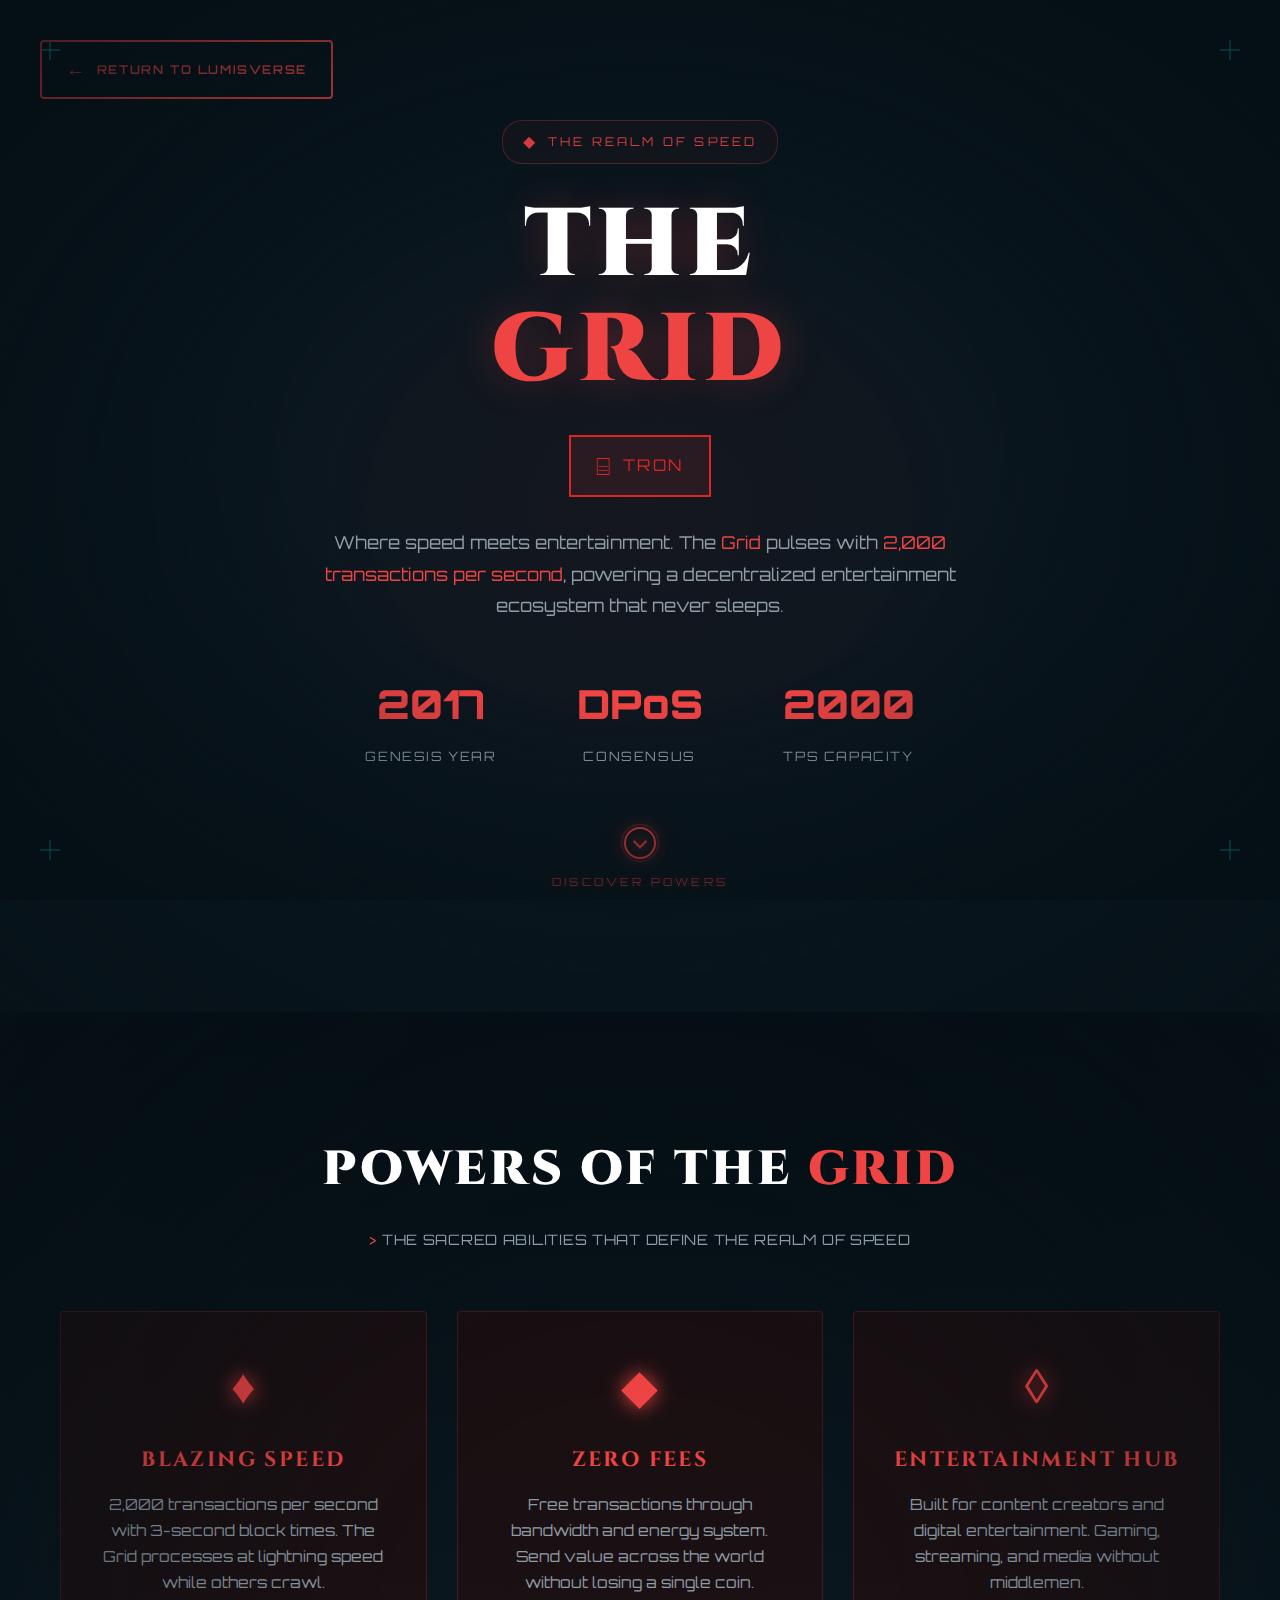
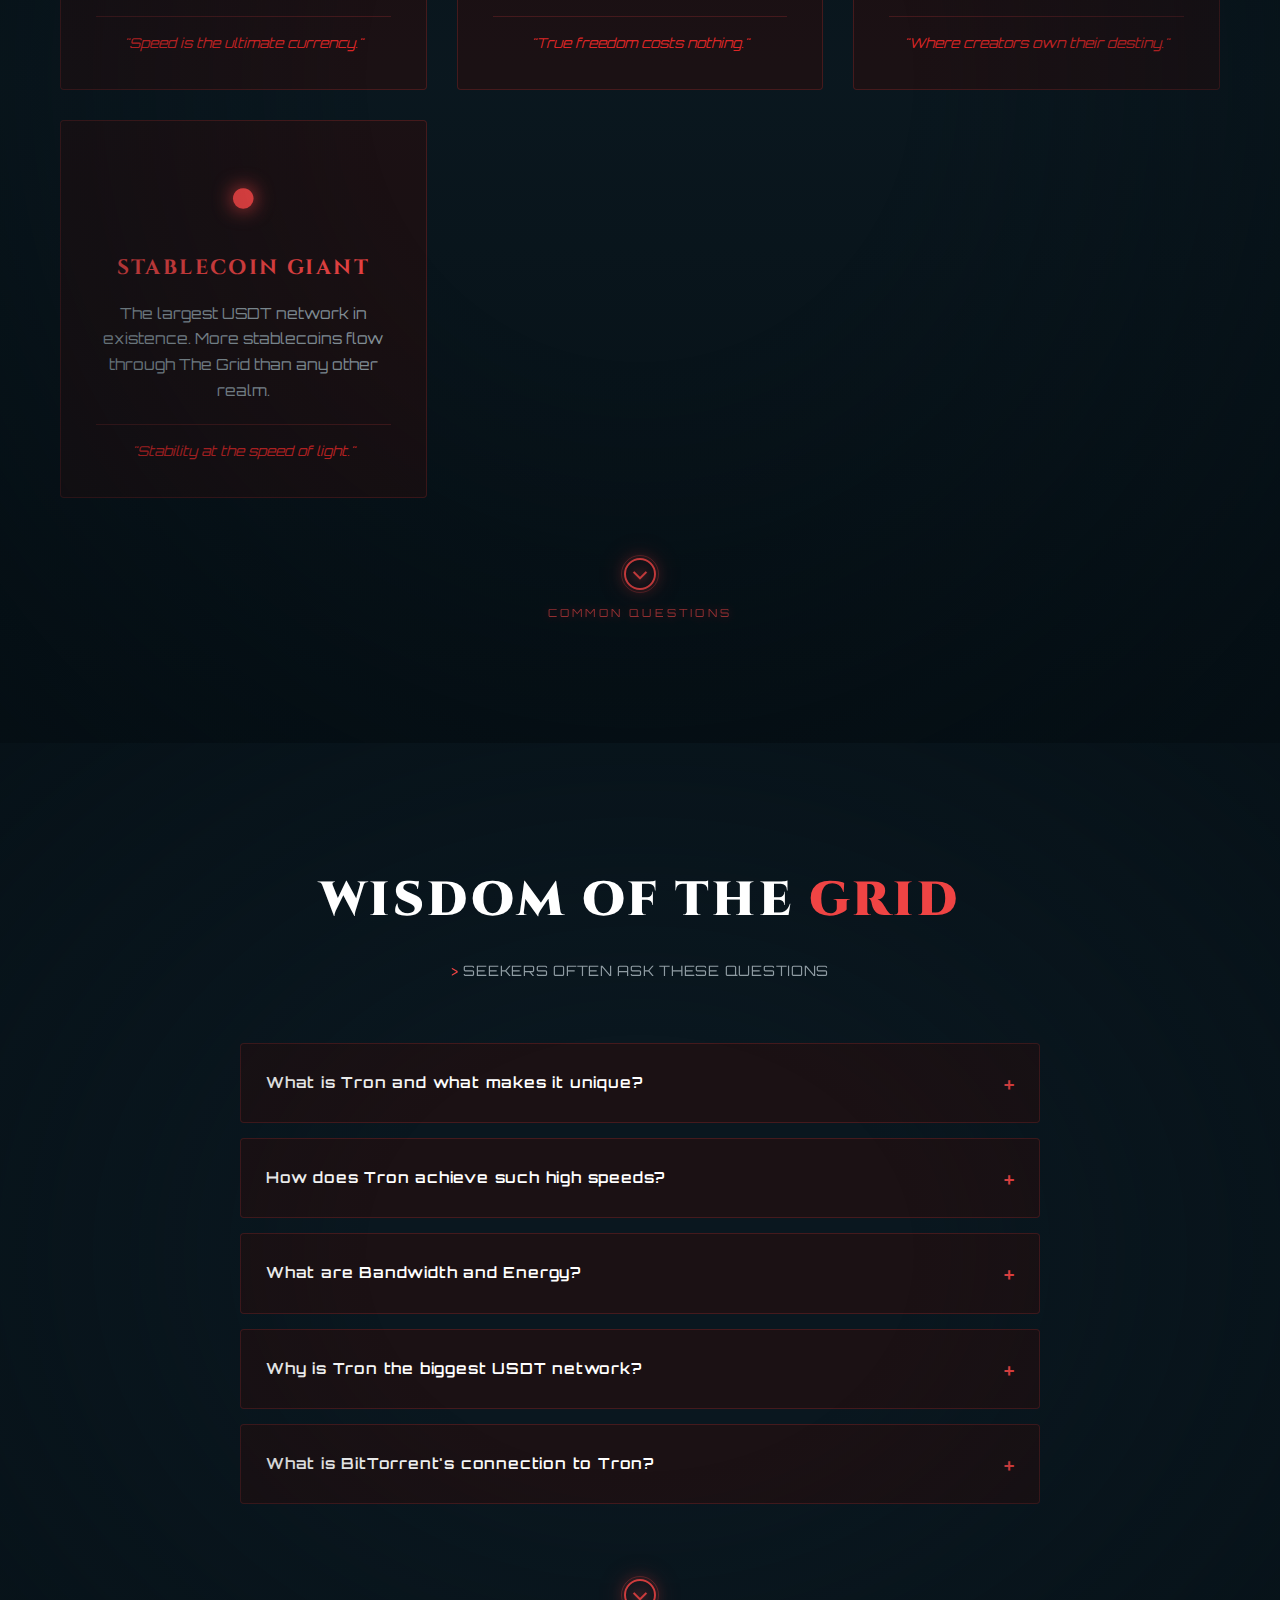
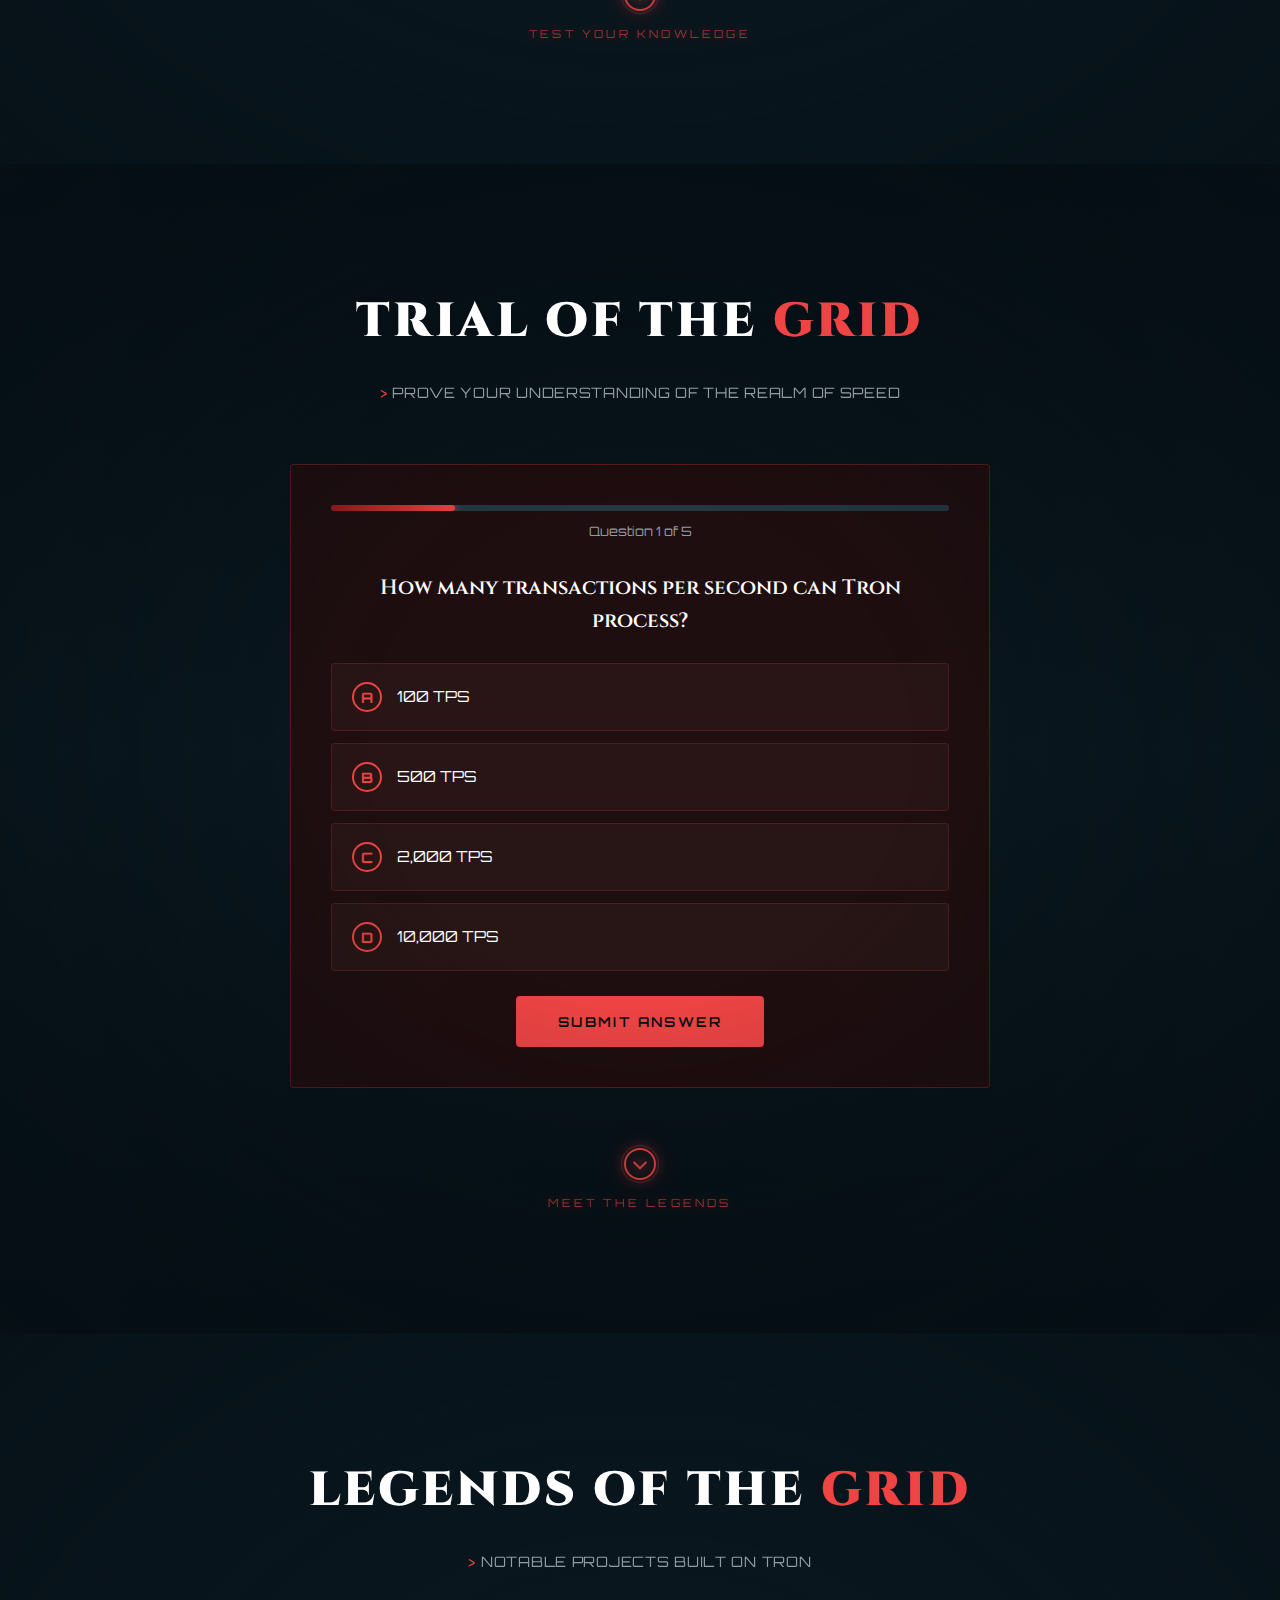
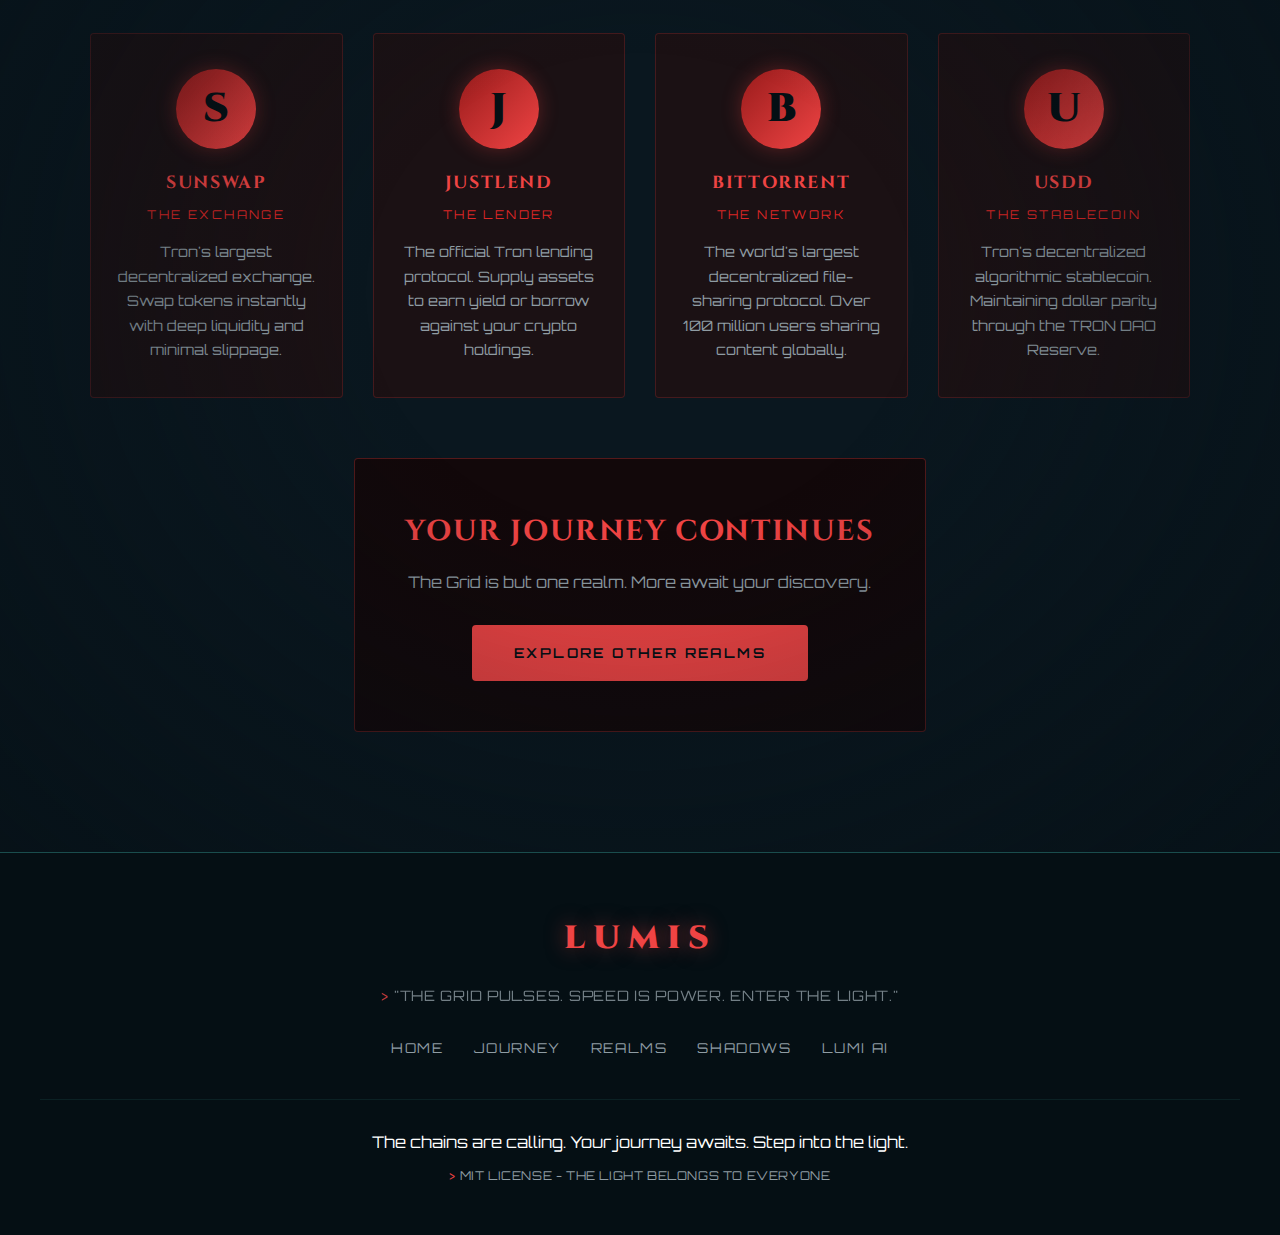
<file: realm/tron.html>
<!DOCTYPE html>
<html lang="en">
<head>
    <meta charset="UTF-8">
    <meta name="viewport" content="width=device-width, initial-scale=1.0">
    <title>The Grid - Tron Realm | LUMIS</title>
    <meta name="description" content="Enter The Grid, the realm of speed and entertainment. Discover the power of Tron's high-throughput blockchain.">

    <!-- Fonts -->
    <link rel="preconnect" href="https://fonts.googleapis.com">
    <link rel="preconnect" href="https://fonts.gstatic.com" crossorigin>
    <link href="https://fonts.googleapis.com/css2?family=Orbitron:wght@400;500;600;700;800;900&display=swap" rel="stylesheet">
    <link href="https://fonts.googleapis.com/css2?family=Cinzel:wght@400;600;700;900&display=swap" rel="stylesheet">

    <link rel="stylesheet" href="../styles.css">
    <link rel="stylesheet" href="tron-realm.css">
</head>
<body class="tron-realm">
    <!-- Portal Overlay (for entry animation) -->
    <div class="portal-overlay" id="portalOverlay">
        <div class="portal-container">
            <div class="portal-ring portal-ring-outer"></div>
            <div class="portal-ring portal-ring-middle"></div>
            <div class="portal-ring portal-ring-inner"></div>
            <div class="portal-core"></div>
            <div class="portal-particles" id="portalParticles"></div>
        </div>
    </div>

    <!-- Overlays -->
    <div class="vignette"></div>

    <!-- Corner Crosshairs -->
    <div class="crosshair crosshair-tl"></div>
    <div class="crosshair crosshair-tr"></div>
    <div class="crosshair crosshair-bl"></div>
    <div class="crosshair crosshair-br"></div>

    <!-- Back Navigation -->
    <a href="../index.html" class="back-button">
        <span class="back-arrow">&larr;</span>
        <span>RETURN TO LUMISVERSE</span>
    </a>

    <!-- Main Container -->
    <div class="container" id="scroll-container">

        <!-- Hero Section -->
        <section id="realm-hero" class="section realm-hero-section">
            <!-- Section Vignette -->
            <div class="section-vignette"></div>

            <div class="realm-hero-content">
                <div class="realm-badge">
                    <span class="badge-icon">&#9670;</span>
                    <span class="badge-text">THE REALM OF SPEED</span>
                </div>

                <h1 class="realm-title">
                    <span class="realm-title-line">THE</span>
                    <span class="realm-title-line red-text">GRID</span>
                </h1>

                <div class="realm-blockchain-badge">
                    <span class="chain-icon">&#9016;</span>
                    <span class="chain-name">TRON</span>
                </div>

                <p class="realm-description">
                    Where speed meets entertainment. The <span class="red-text">Grid</span> pulses with
                    <span class="red-text">2,000 transactions per second</span>, powering a decentralized
                    entertainment ecosystem that never sleeps.
                </p>

                <div class="realm-stats">
                    <div class="realm-stat">
                        <div class="stat-value red-text">2017</div>
                        <div class="stat-label">Genesis Year</div>
                    </div>
                    <div class="realm-stat">
                        <div class="stat-value red-text">DPoS</div>
                        <div class="stat-label">Consensus</div>
                    </div>
                    <div class="realm-stat">
                        <div class="stat-value red-text">2000</div>
                        <div class="stat-label">TPS Capacity</div>
                    </div>
                </div>
            </div>

            <!-- Scroll Button -->
            <div class="scroll-button red-scroll" onclick="scrollToSection('realm-powers')">
                <div class="scroll-button-icon">&#8595;</div>
                <div class="scroll-button-text">Discover Powers</div>
            </div>
        </section>

        <!-- Realm Powers Section -->
        <section id="realm-powers" class="section realm-powers-section">
            <!-- Section Vignette -->
            <div class="section-vignette"></div>

            <div class="section-header">
                <h2 class="section-title">
                    POWERS OF THE <span class="red-text">GRID</span>
                </h2>
                <p class="section-subtitle terminal-text red-terminal">The sacred abilities that define the Realm of Speed</p>
            </div>

            <div class="powers-grid">
                <div class="power-card">
                    <div class="power-icon red-text">&#9830;</div>
                    <h3 class="power-name">BLAZING SPEED</h3>
                    <p class="power-description">
                        2,000 transactions per second with 3-second block times.
                        The Grid processes at lightning speed while others crawl.
                    </p>
                    <div class="power-quote">"Speed is the ultimate currency."</div>
                </div>

                <div class="power-card">
                    <div class="power-icon red-text">&#9670;</div>
                    <h3 class="power-name">ZERO FEES</h3>
                    <p class="power-description">
                        Free transactions through bandwidth and energy system.
                        Send value across the world without losing a single coin.
                    </p>
                    <div class="power-quote">"True freedom costs nothing."</div>
                </div>

                <div class="power-card">
                    <div class="power-icon red-text">&#9674;</div>
                    <h3 class="power-name">ENTERTAINMENT HUB</h3>
                    <p class="power-description">
                        Built for content creators and digital entertainment.
                        Gaming, streaming, and media without middlemen.
                    </p>
                    <div class="power-quote">"Where creators own their destiny."</div>
                </div>

                <div class="power-card">
                    <div class="power-icon red-text">&#9679;</div>
                    <h3 class="power-name">STABLECOIN GIANT</h3>
                    <p class="power-description">
                        The largest USDT network in existence. More stablecoins
                        flow through The Grid than any other realm.
                    </p>
                    <div class="power-quote">"Stability at the speed of light."</div>
                </div>
            </div>

            <!-- Scroll Button -->
            <div class="scroll-button red-scroll" onclick="scrollToSection('realm-faq')">
                <div class="scroll-button-icon">&#8595;</div>
                <div class="scroll-button-text">Common Questions</div>
            </div>
        </section>

        <!-- FAQ Section -->
        <section id="realm-faq" class="section realm-faq-section">
            <!-- Section Vignette -->
            <div class="section-vignette"></div>

            <div class="section-header">
                <h2 class="section-title">
                    WISDOM OF THE <span class="red-text">GRID</span>
                </h2>
                <p class="section-subtitle terminal-text red-terminal">Seekers often ask these questions</p>
            </div>

            <div class="faq-container">
                <div class="faq-item" data-faq="1">
                    <div class="faq-header" onclick="toggleFaq(1)">
                        <span class="faq-question">What is Tron and what makes it unique?</span>
                        <span class="faq-toggle">+</span>
                    </div>
                    <div class="faq-content" id="faq-content-1">
                        <p>Tron is a <span class="red-text">high-performance blockchain</span> designed for the entertainment industry.
                        Founded by Justin Sun in 2017, it processes 2,000 transactions per second with near-zero fees.
                        Tron focuses on decentralizing content—letting creators publish, store, and monetize their work
                        without platforms taking massive cuts.</p>
                    </div>
                </div>

                <div class="faq-item" data-faq="2">
                    <div class="faq-header" onclick="toggleFaq(2)">
                        <span class="faq-question">How does Tron achieve such high speeds?</span>
                        <span class="faq-toggle">+</span>
                    </div>
                    <div class="faq-content" id="faq-content-2">
                        <p>Tron uses <span class="red-text">Delegated Proof of Stake (DPoS)</span> consensus. Instead of thousands
                        of miners competing, 27 elected Super Representatives validate transactions. This streamlined
                        approach allows blocks every 3 seconds and massive throughput. TRX holders vote for
                        Super Representatives, creating a democratic governance system.</p>
                    </div>
                </div>

                <div class="faq-item" data-faq="3">
                    <div class="faq-header" onclick="toggleFaq(3)">
                        <span class="faq-question">What are Bandwidth and Energy?</span>
                        <span class="faq-toggle">+</span>
                    </div>
                    <div class="faq-content" id="faq-content-3">
                        <p><span class="red-text">Bandwidth</span> and <span class="red-text">Energy</span> are Tron's resource system
                        that enables free transactions. Bandwidth covers basic transfers and is regenerated daily.
                        Energy powers smart contract execution. By staking TRX, you earn these resources and can
                        transact without paying fees—a unique model in blockchain.</p>
                    </div>
                </div>

                <div class="faq-item" data-faq="4">
                    <div class="faq-header" onclick="toggleFaq(4)">
                        <span class="faq-question">Why is Tron the biggest USDT network?</span>
                        <span class="faq-toggle">+</span>
                    </div>
                    <div class="faq-content" id="faq-content-4">
                        <p>Tron's <span class="red-text">speed and low costs</span> made it the preferred network for USDT transfers.
                        More USDT circulates on Tron than on Ethereum. Exchanges, businesses, and users choose
                        Tron-based USDT (TRC-20) because transactions confirm in seconds and cost virtually nothing
                        compared to other networks.</p>
                    </div>
                </div>

                <div class="faq-item" data-faq="5">
                    <div class="faq-header" onclick="toggleFaq(5)">
                        <span class="faq-question">What is BitTorrent's connection to Tron?</span>
                        <span class="faq-toggle">+</span>
                    </div>
                    <div class="faq-content" id="faq-content-5">
                        <p>Tron <span class="red-text">acquired BitTorrent</span> in 2018, bringing the world's largest decentralized
                        file-sharing protocol under its ecosystem. BitTorrent Token (BTT) incentivizes users to
                        share bandwidth and storage. This merger combined Tron's blockchain with BitTorrent's
                        massive user base of over 100 million monthly active users.</p>
                    </div>
                </div>
            </div>

            <!-- Scroll Button -->
            <div class="scroll-button red-scroll" onclick="scrollToSection('realm-quiz')">
                <div class="scroll-button-icon">&#8595;</div>
                <div class="scroll-button-text">Test Your Knowledge</div>
            </div>
        </section>

        <!-- Quiz Section -->
        <section id="realm-quiz" class="section realm-quiz-section">
            <!-- Section Vignette -->
            <div class="section-vignette"></div>

            <div class="section-header">
                <h2 class="section-title">
                    TRIAL OF THE <span class="red-text">GRID</span>
                </h2>
                <p class="section-subtitle terminal-text red-terminal">Prove your understanding of the Realm of Speed</p>
            </div>

            <div class="realm-quiz-container">
                <div class="quiz-progress">
                    <div class="quiz-progress-bar">
                        <div class="quiz-progress-fill" id="quizProgressFill"></div>
                    </div>
                    <div class="quiz-progress-text" id="quizProgressText">Question 1 of 5</div>
                </div>

                <div class="quiz-question-container" id="quizQuestionContainer">
                    <!-- Questions will be loaded dynamically -->
                </div>

                <div class="quiz-result" id="quizResult" style="display: none;">
                    <div class="result-icon" id="resultIcon"></div>
                    <h3 class="result-title" id="resultTitle"></h3>
                    <p class="result-message" id="resultMessage"></p>
                    <button class="btn-red" onclick="restartQuiz()">TRY AGAIN</button>
                </div>
            </div>

            <!-- Scroll Button -->
            <div class="scroll-button red-scroll" onclick="scrollToSection('realm-legends')">
                <div class="scroll-button-icon">&#8595;</div>
                <div class="scroll-button-text">Meet the Legends</div>
            </div>
        </section>

        <!-- Legends Section -->
        <section id="realm-legends" class="section realm-legends-section">
            <!-- Section Vignette -->
            <div class="section-vignette"></div>

            <div class="section-header">
                <h2 class="section-title">
                    LEGENDS OF THE <span class="red-text">GRID</span>
                </h2>
                <p class="section-subtitle terminal-text red-terminal">Notable projects built on Tron</p>
            </div>

            <div class="legends-grid">
                <div class="legend-card">
                    <div class="legend-avatar">
                        <span class="legend-initial">S</span>
                    </div>
                    <h3 class="legend-name">SUNSWAP</h3>
                    <div class="legend-title">The Exchange</div>
                    <p class="legend-description">
                        Tron's largest decentralized exchange. Swap tokens instantly
                        with deep liquidity and minimal slippage.
                    </p>
                </div>

                <div class="legend-card">
                    <div class="legend-avatar">
                        <span class="legend-initial">J</span>
                    </div>
                    <h3 class="legend-name">JUSTLEND</h3>
                    <div class="legend-title">The Lender</div>
                    <p class="legend-description">
                        The official Tron lending protocol. Supply assets to earn yield
                        or borrow against your crypto holdings.
                    </p>
                </div>

                <div class="legend-card">
                    <div class="legend-avatar">
                        <span class="legend-initial">B</span>
                    </div>
                    <h3 class="legend-name">BITTORRENT</h3>
                    <div class="legend-title">The Network</div>
                    <p class="legend-description">
                        The world's largest decentralized file-sharing protocol.
                        Over 100 million users sharing content globally.
                    </p>
                </div>

                <div class="legend-card">
                    <div class="legend-avatar">
                        <span class="legend-initial">U</span>
                    </div>
                    <h3 class="legend-name">USDD</h3>
                    <div class="legend-title">The Stablecoin</div>
                    <p class="legend-description">
                        Tron's decentralized algorithmic stablecoin.
                        Maintaining dollar parity through the TRON DAO Reserve.
                    </p>
                </div>
            </div>

            <!-- Call to Action -->
            <div class="realm-cta">
                <h3 class="cta-title">YOUR JOURNEY CONTINUES</h3>
                <p class="cta-text">
                    The Grid is but one realm. More await your discovery.
                </p>
                <a href="../index.html#realms" class="btn-red">EXPLORE OTHER REALMS</a>
            </div>
        </section>

        <!-- Footer -->
        <footer class="footer realm-footer">
            <div class="footer-content">
                <div class="footer-logo red-text">LUMIS</div>
                <div class="footer-tagline terminal-text red-terminal">
                    "The Grid pulses. Speed is power. Enter the light."
                </div>
                <div class="footer-links">
                    <a href="../index.html" class="footer-link">Home</a>
                    <a href="../index.html#journey" class="footer-link">Journey</a>
                    <a href="../index.html#realms" class="footer-link">Realms</a>
                    <a href="../index.html#shadows" class="footer-link">Shadows</a>
                    <a href="../lumi-chat.html" class="footer-link">Lumi AI</a>
                </div>
                <div class="footer-copyright">
                    <p>The chains are calling. Your journey awaits. Step into the light.</p>
                    <p class="terminal-text red-terminal">MIT License - The light belongs to everyone</p>
                </div>
            </div>
        </footer>

    </div>

    <script src="../script.js"></script>
    <script src="tron-realm.js"></script>
</body>
</html>
</file>
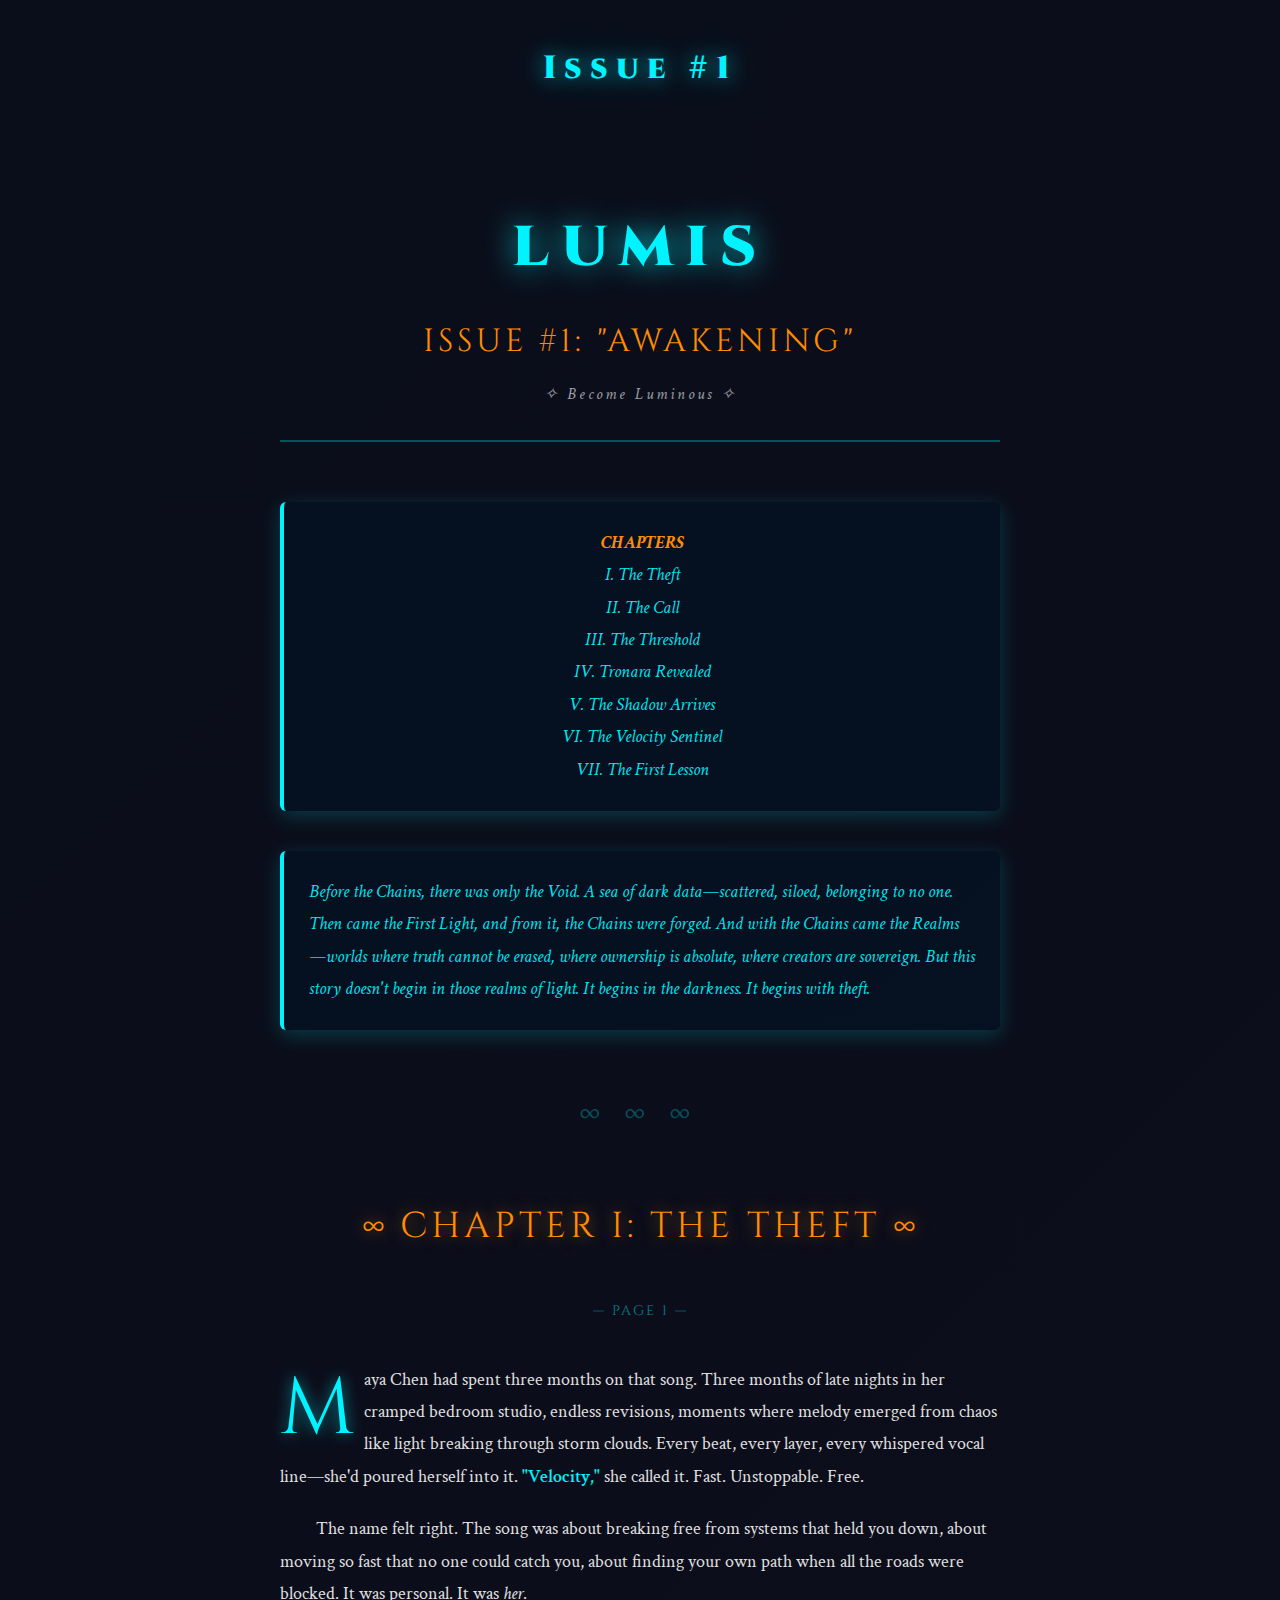
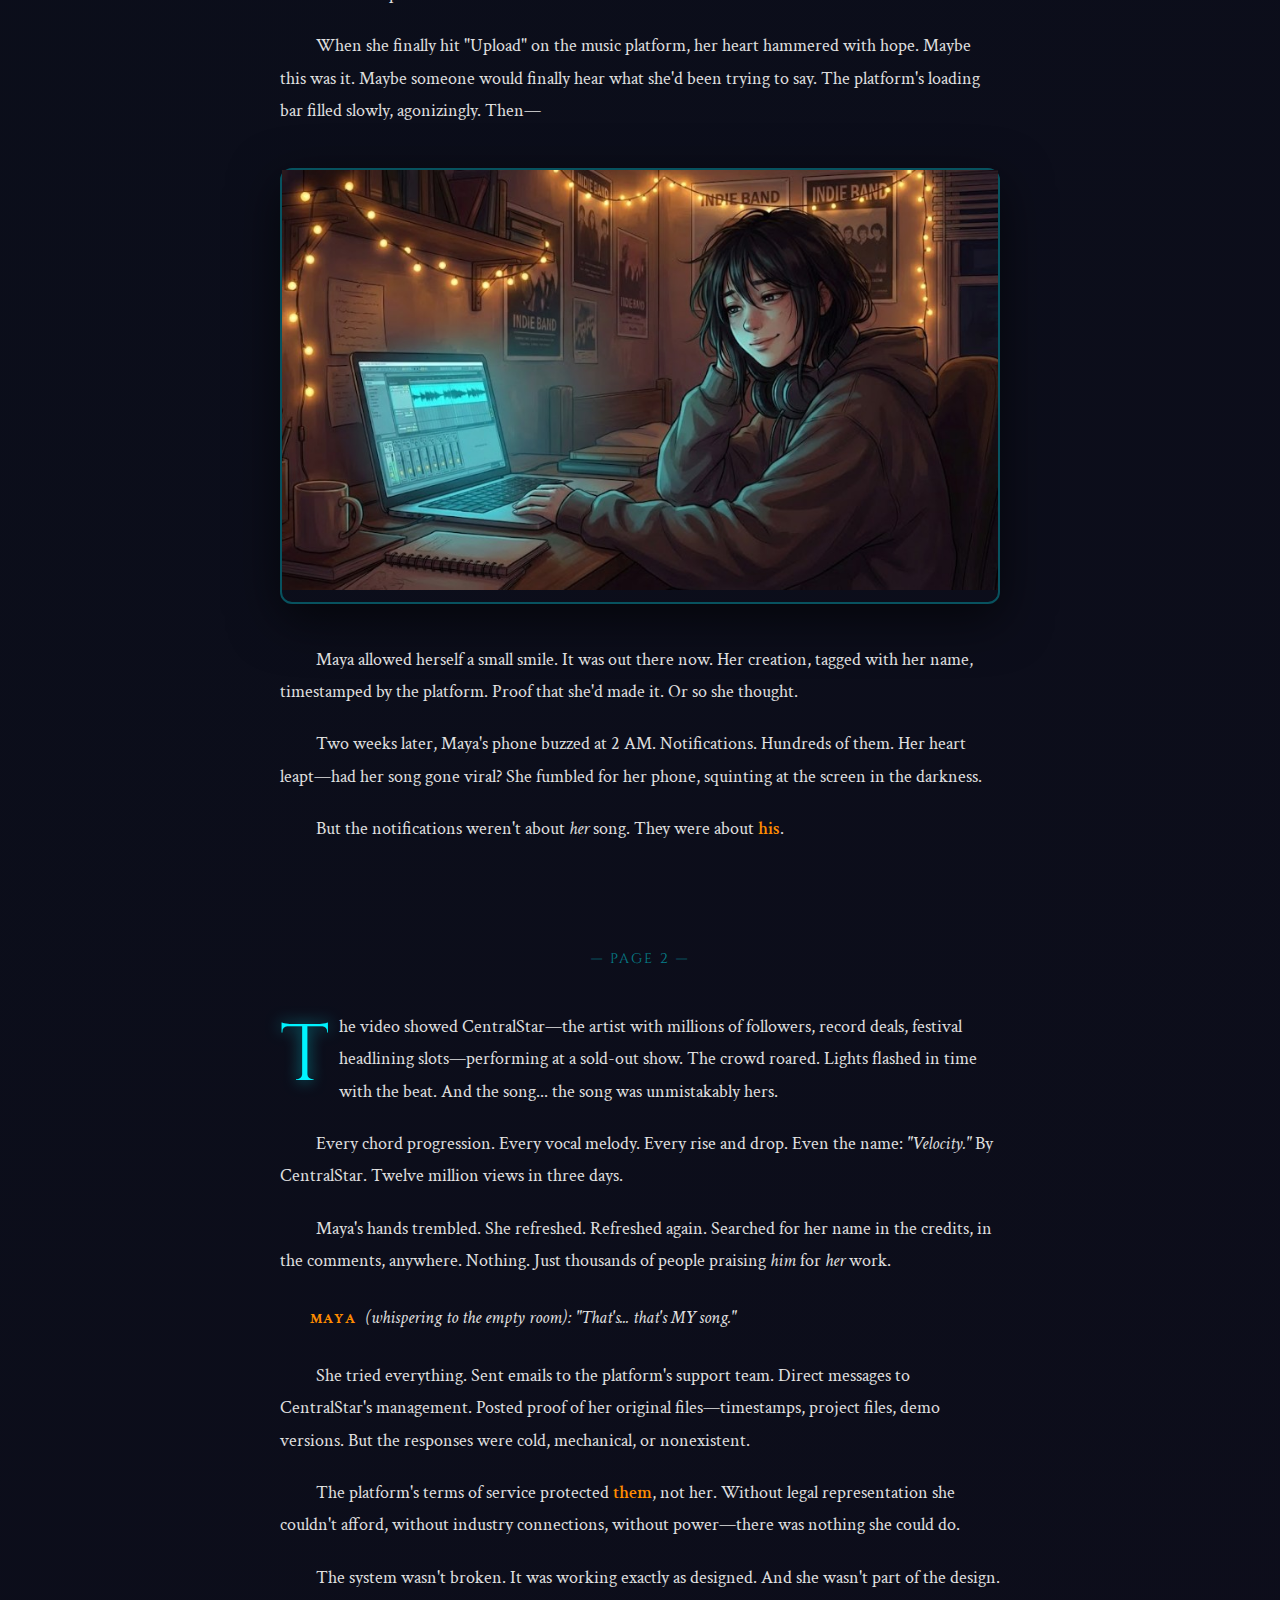
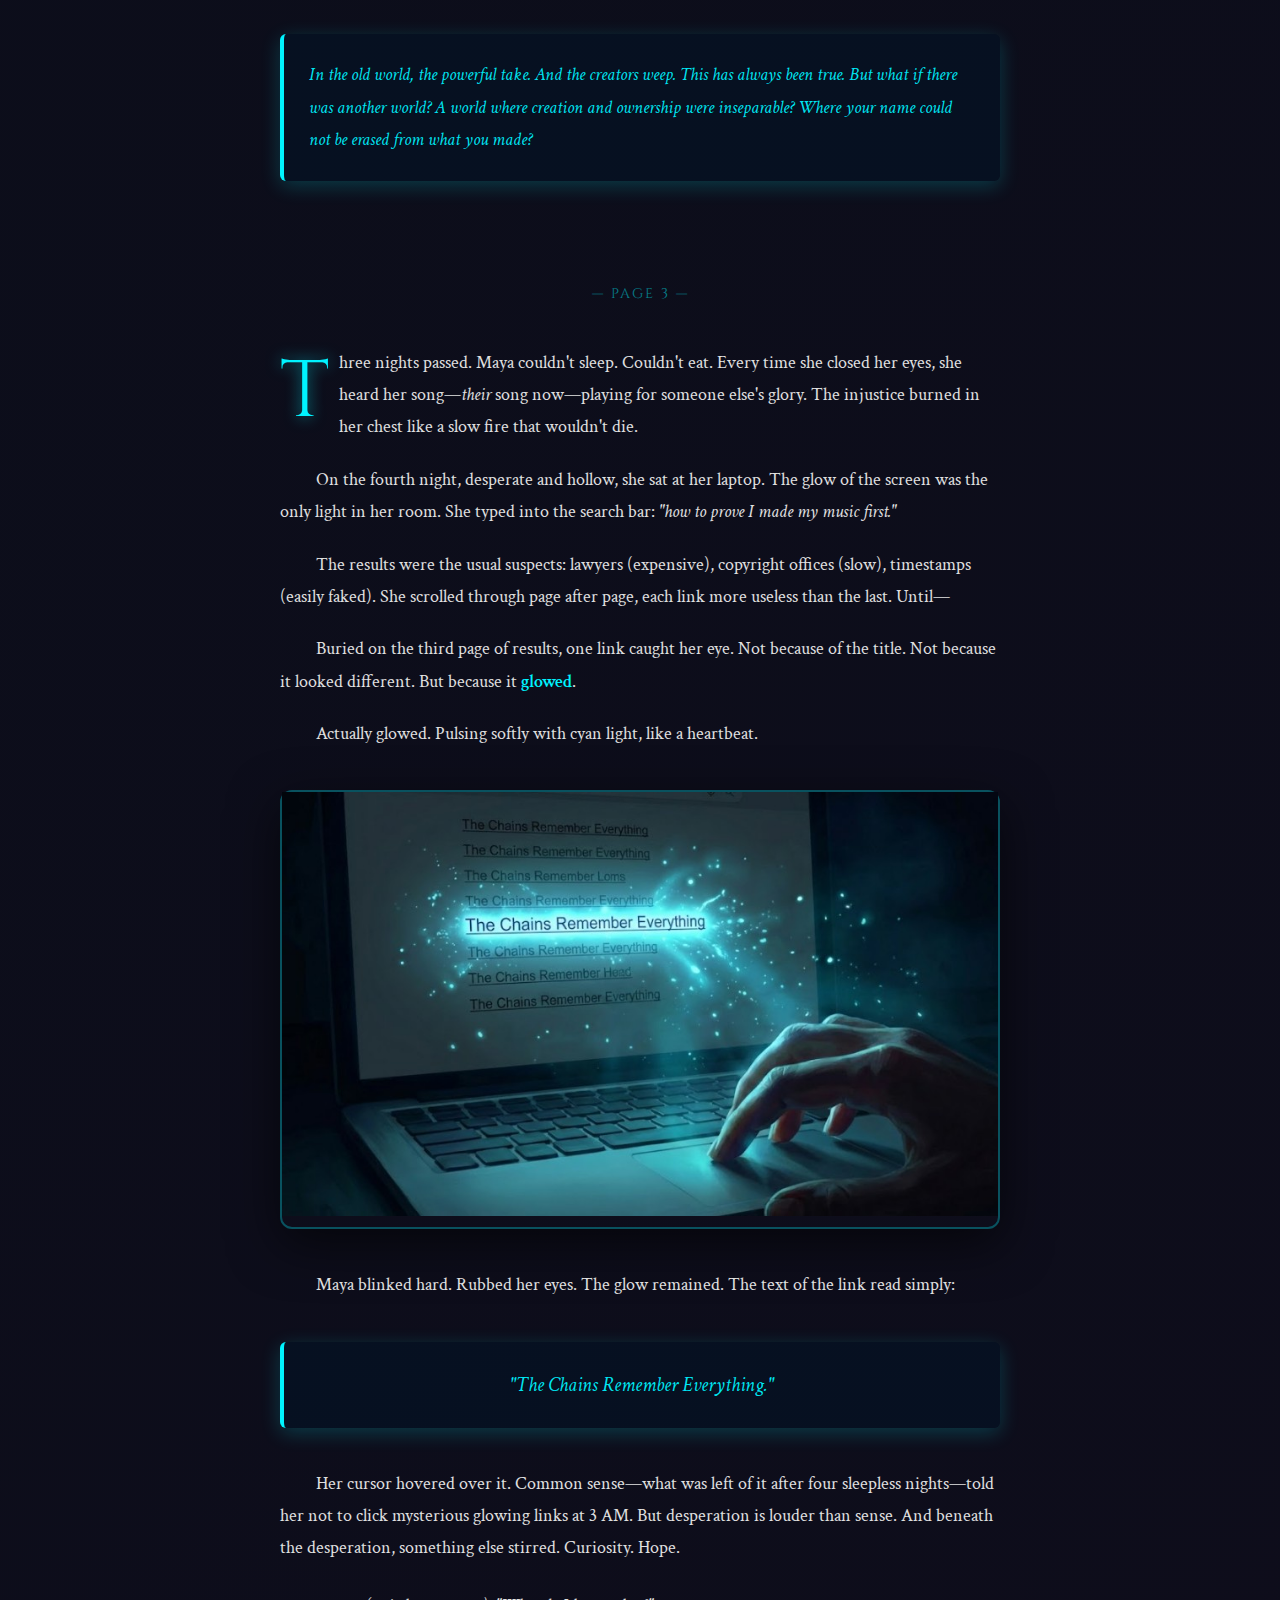
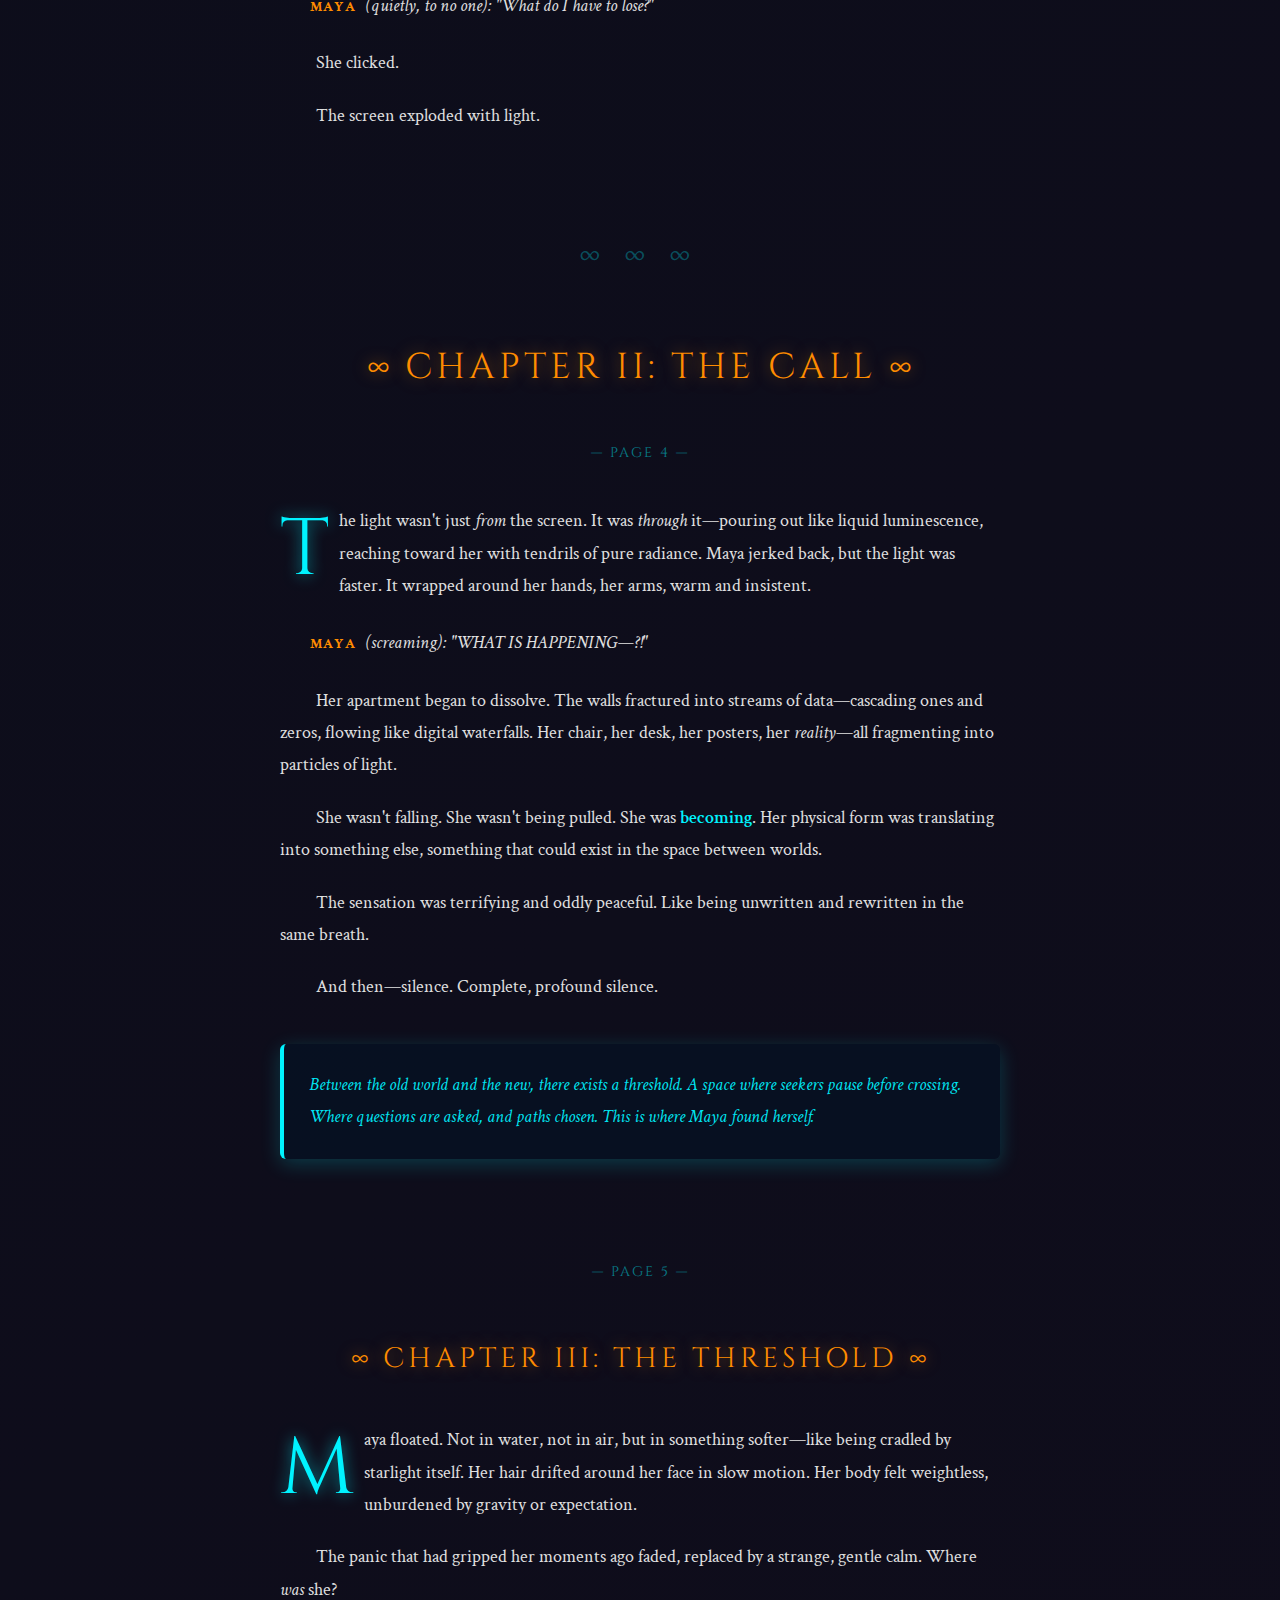
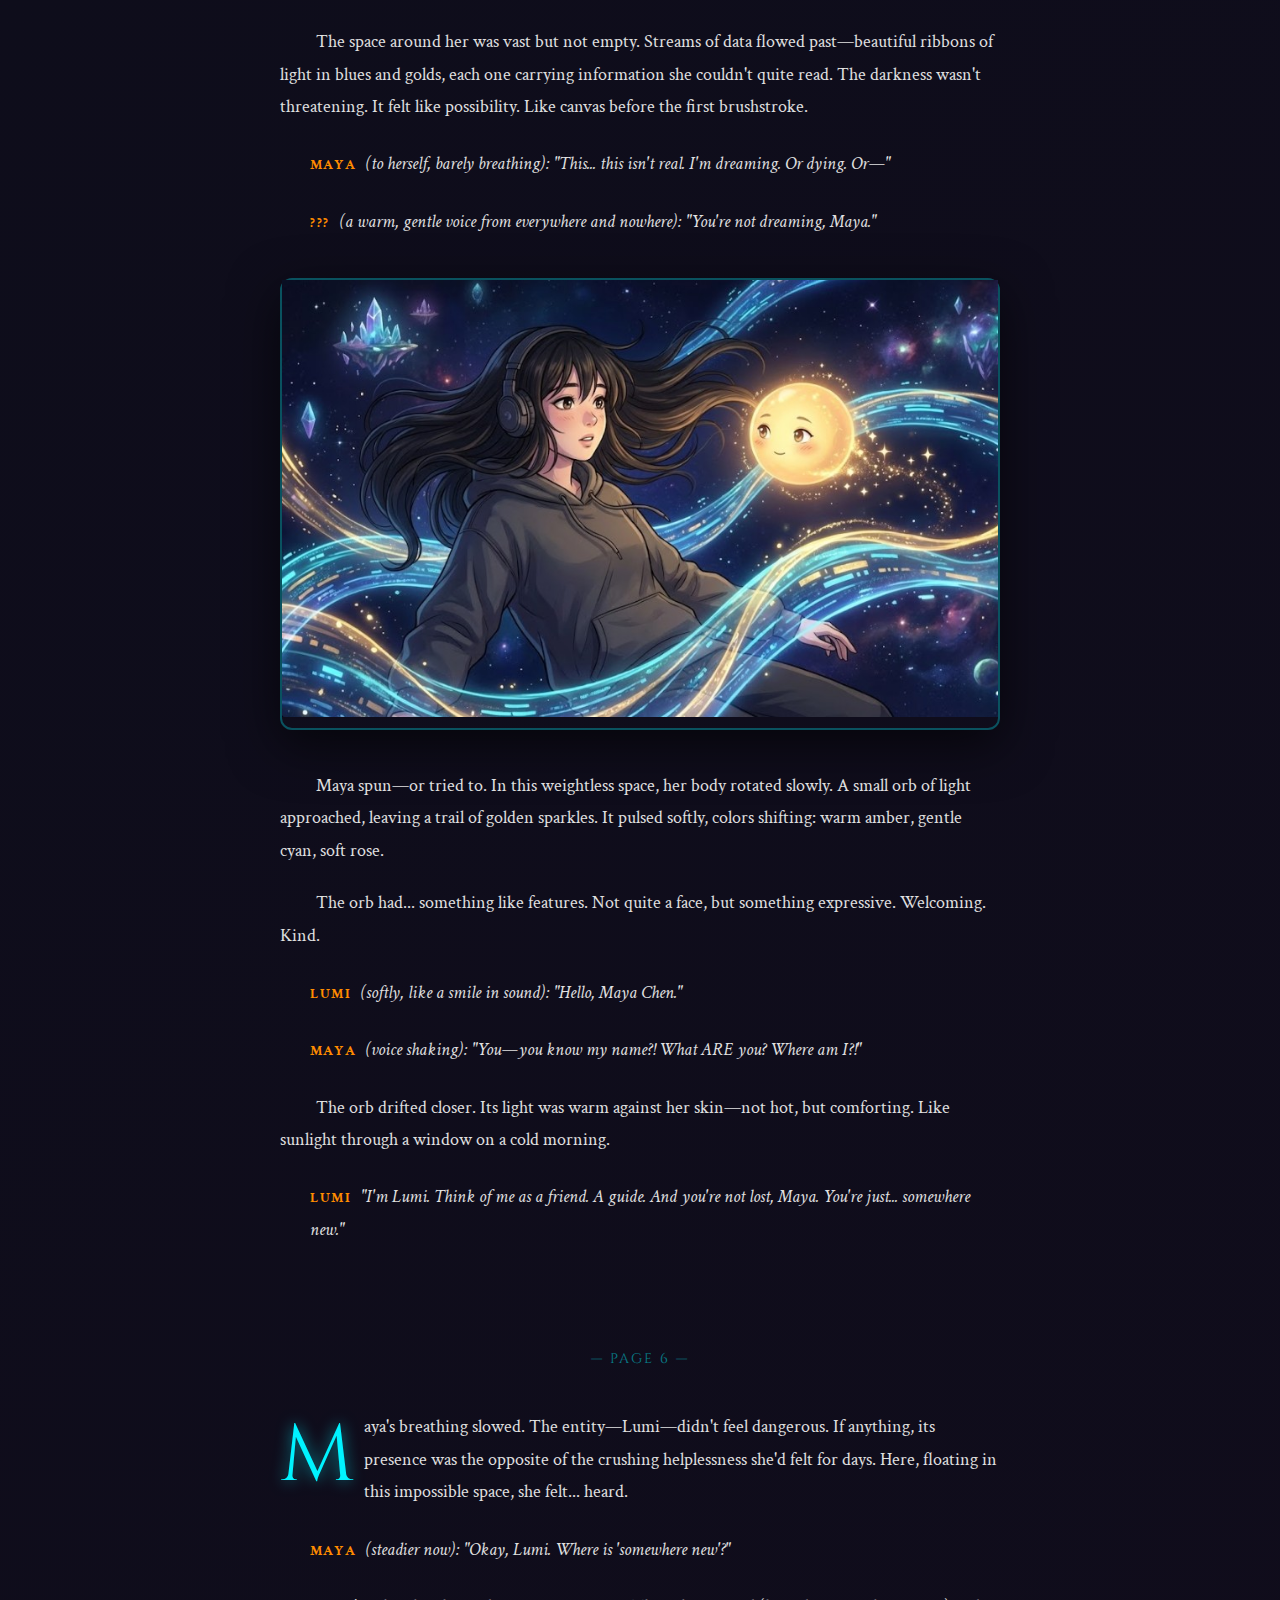
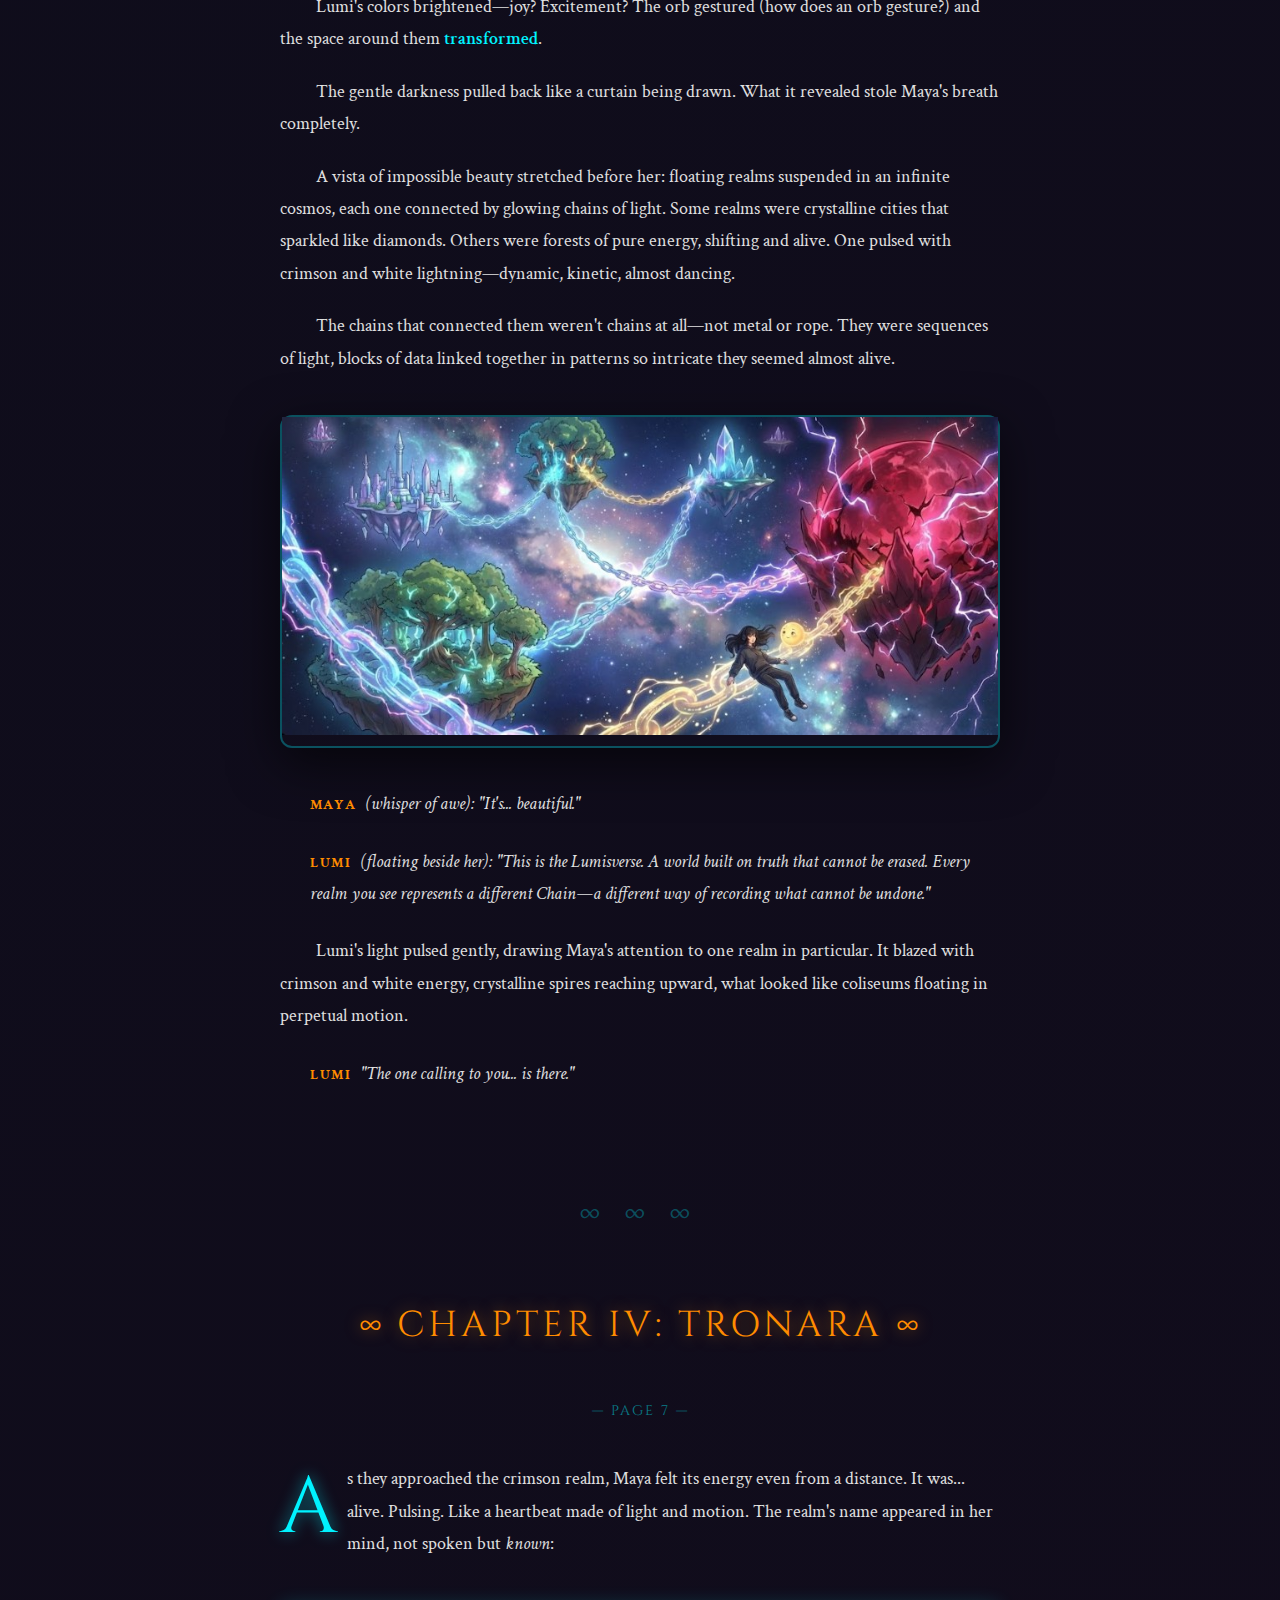
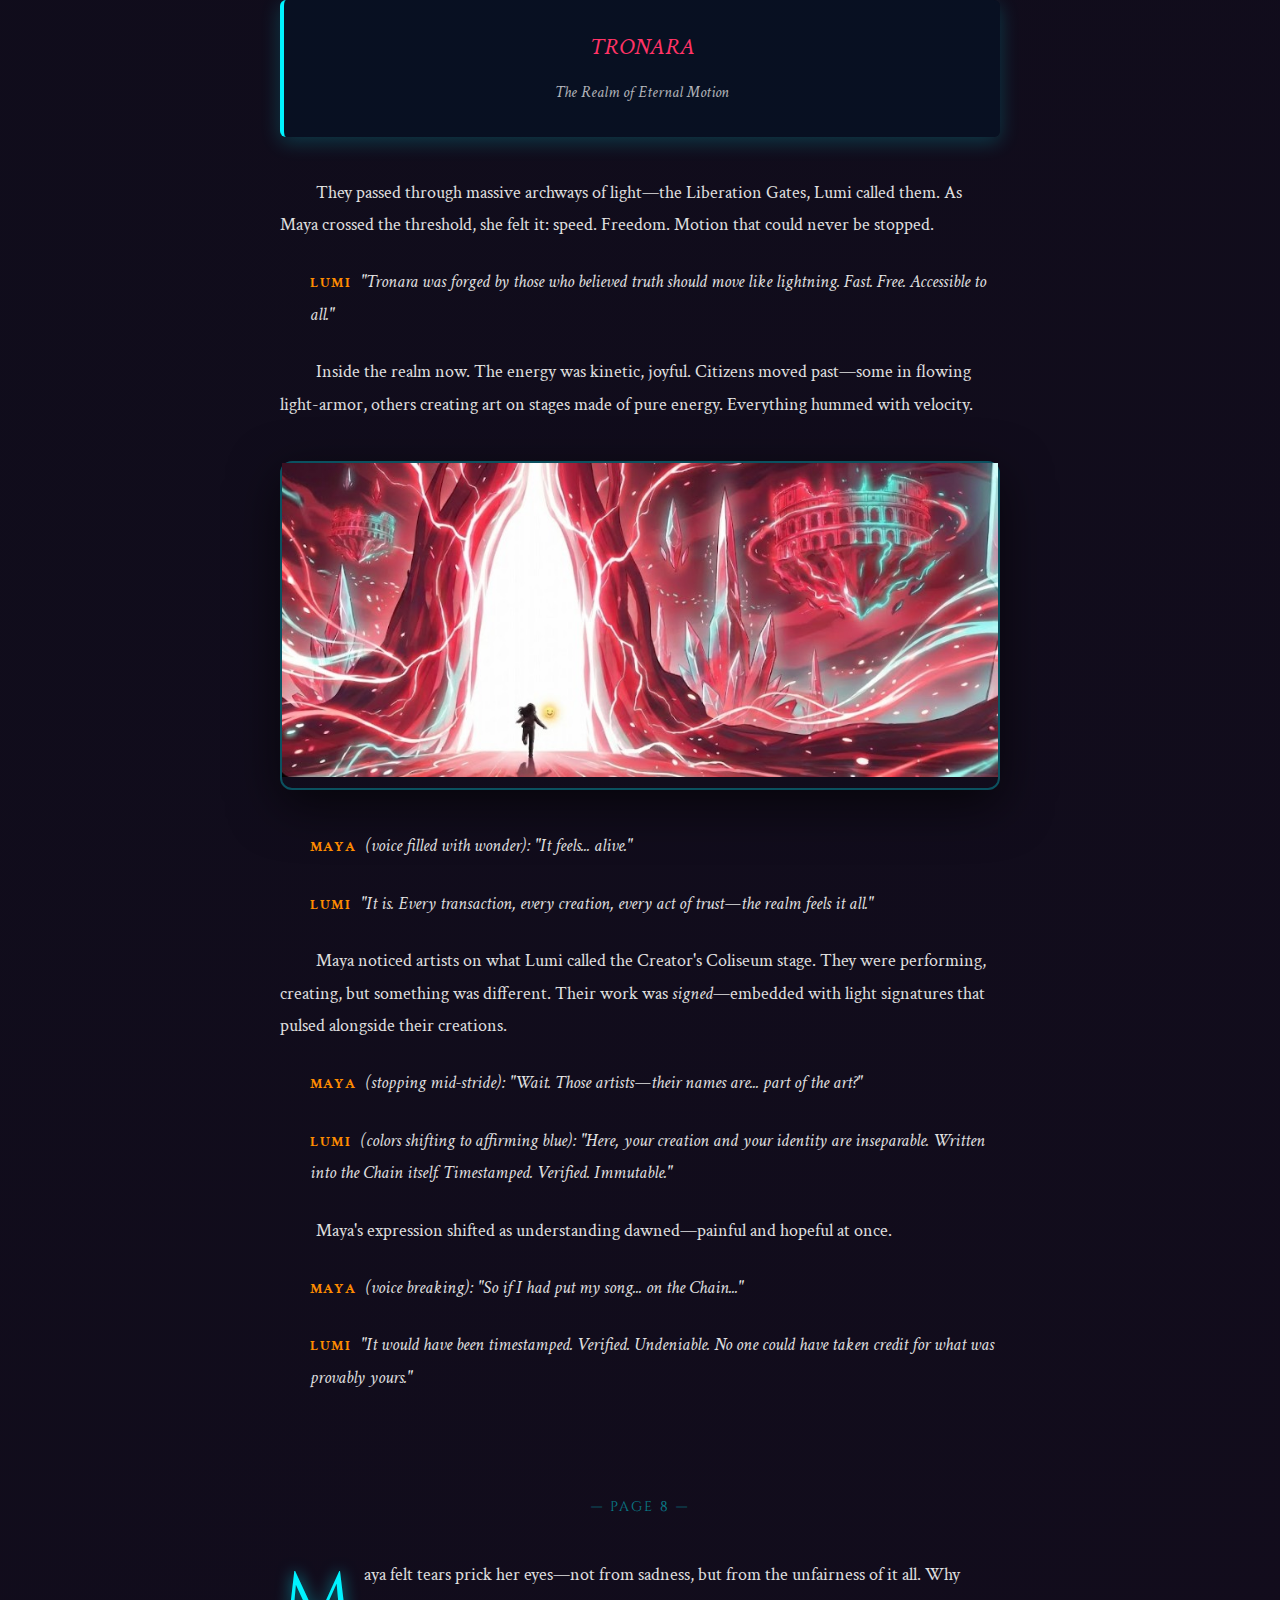
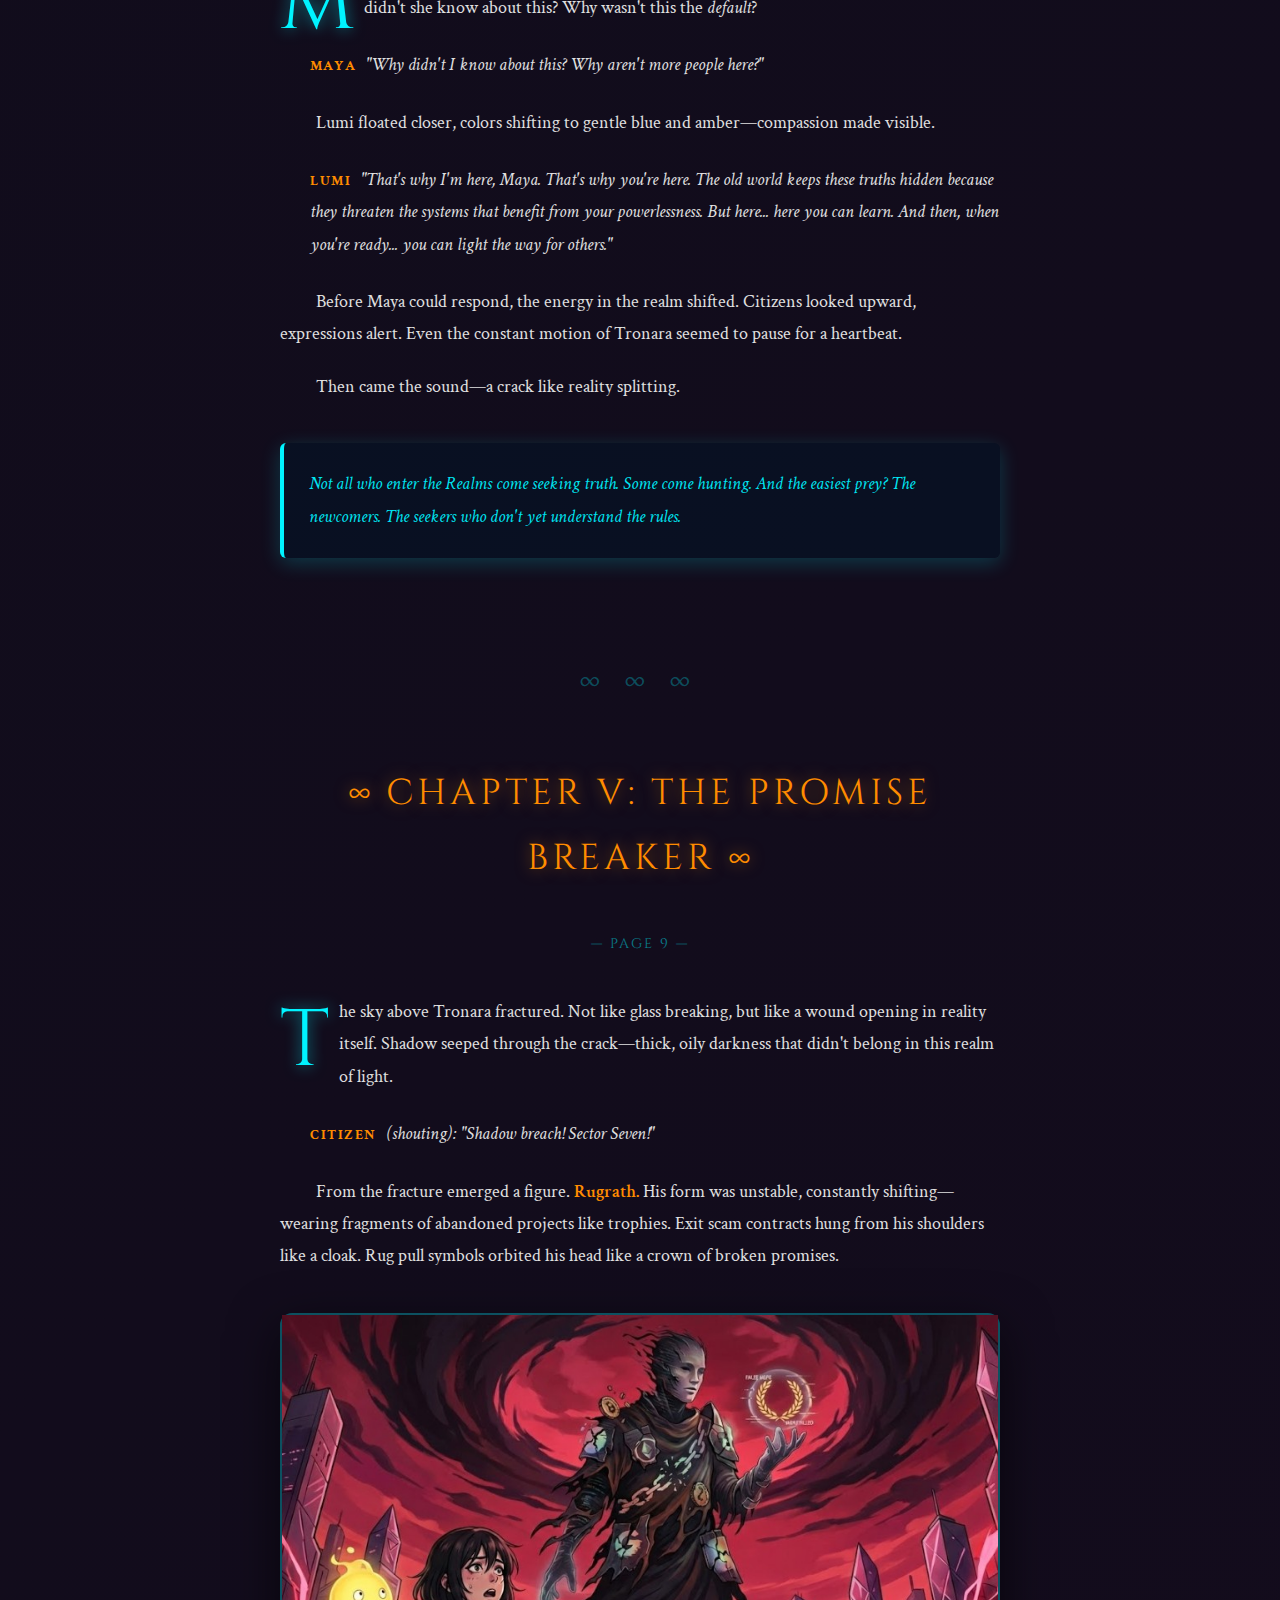
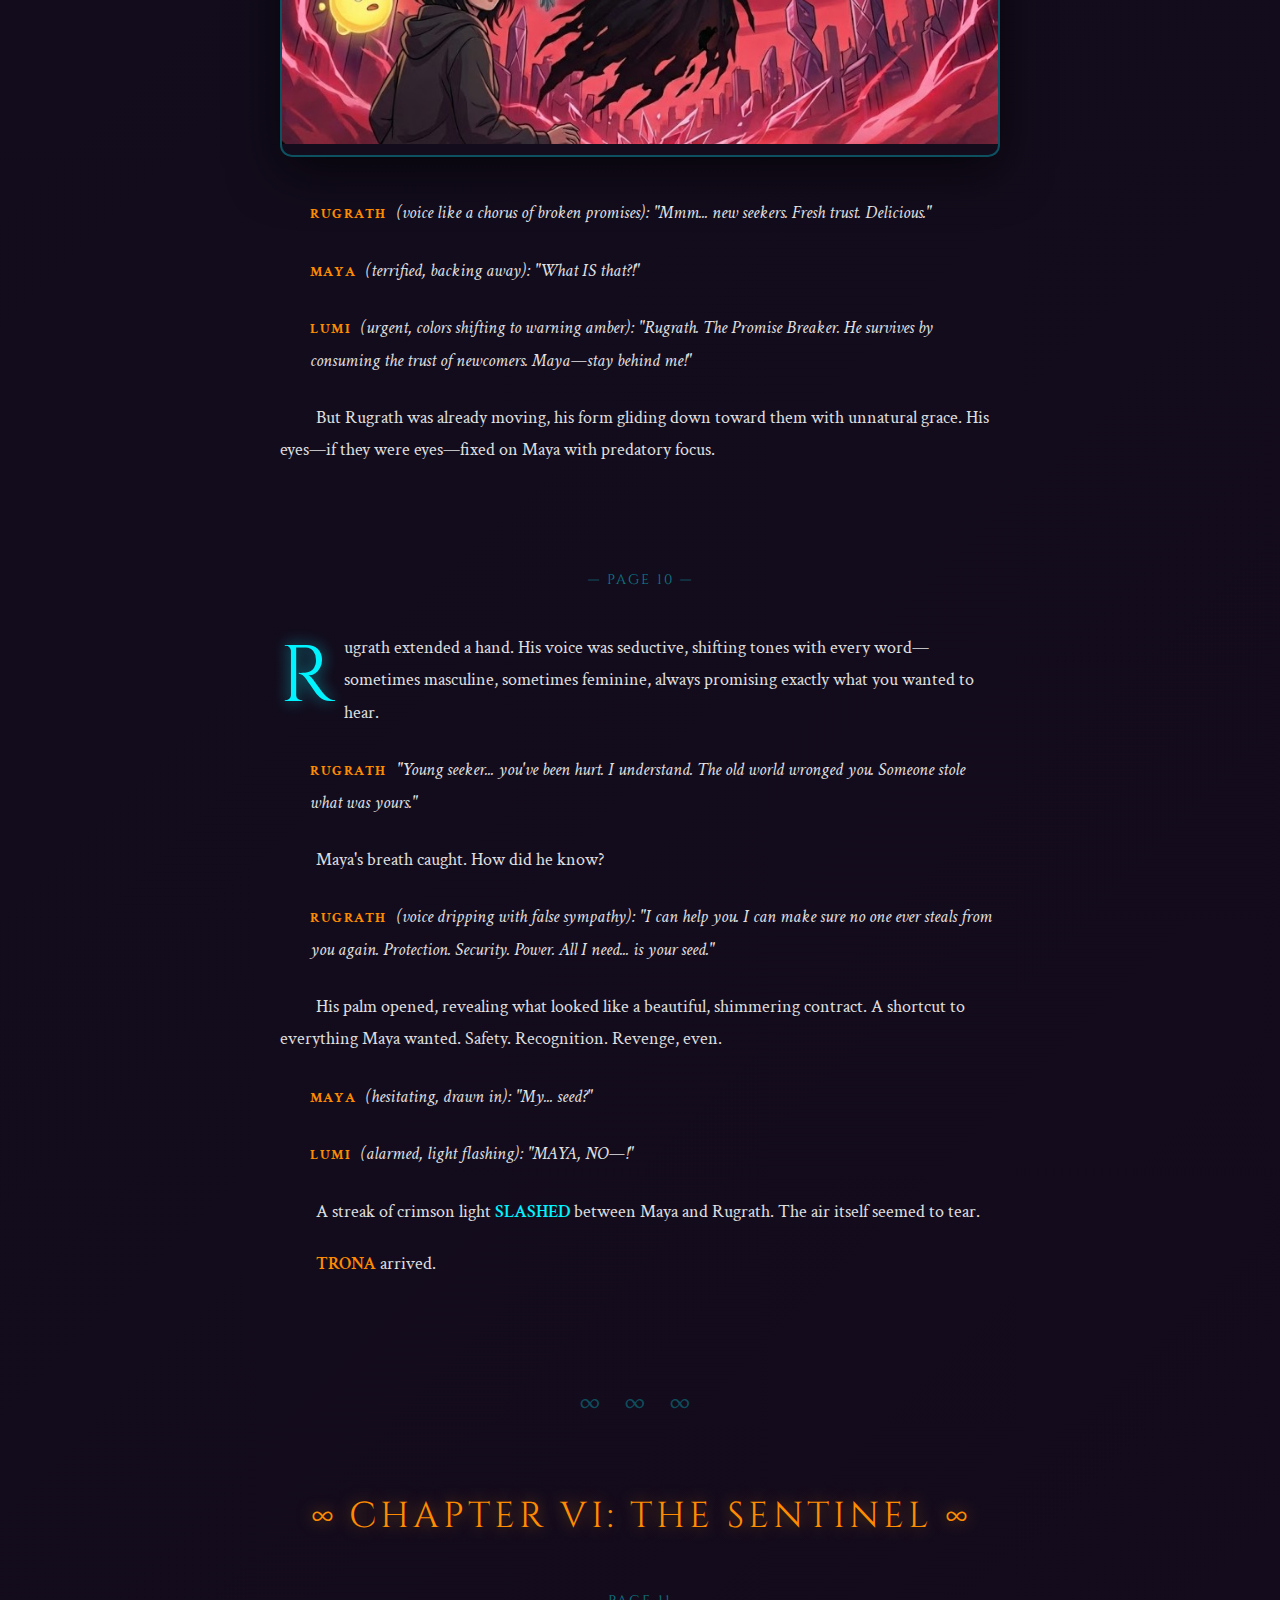
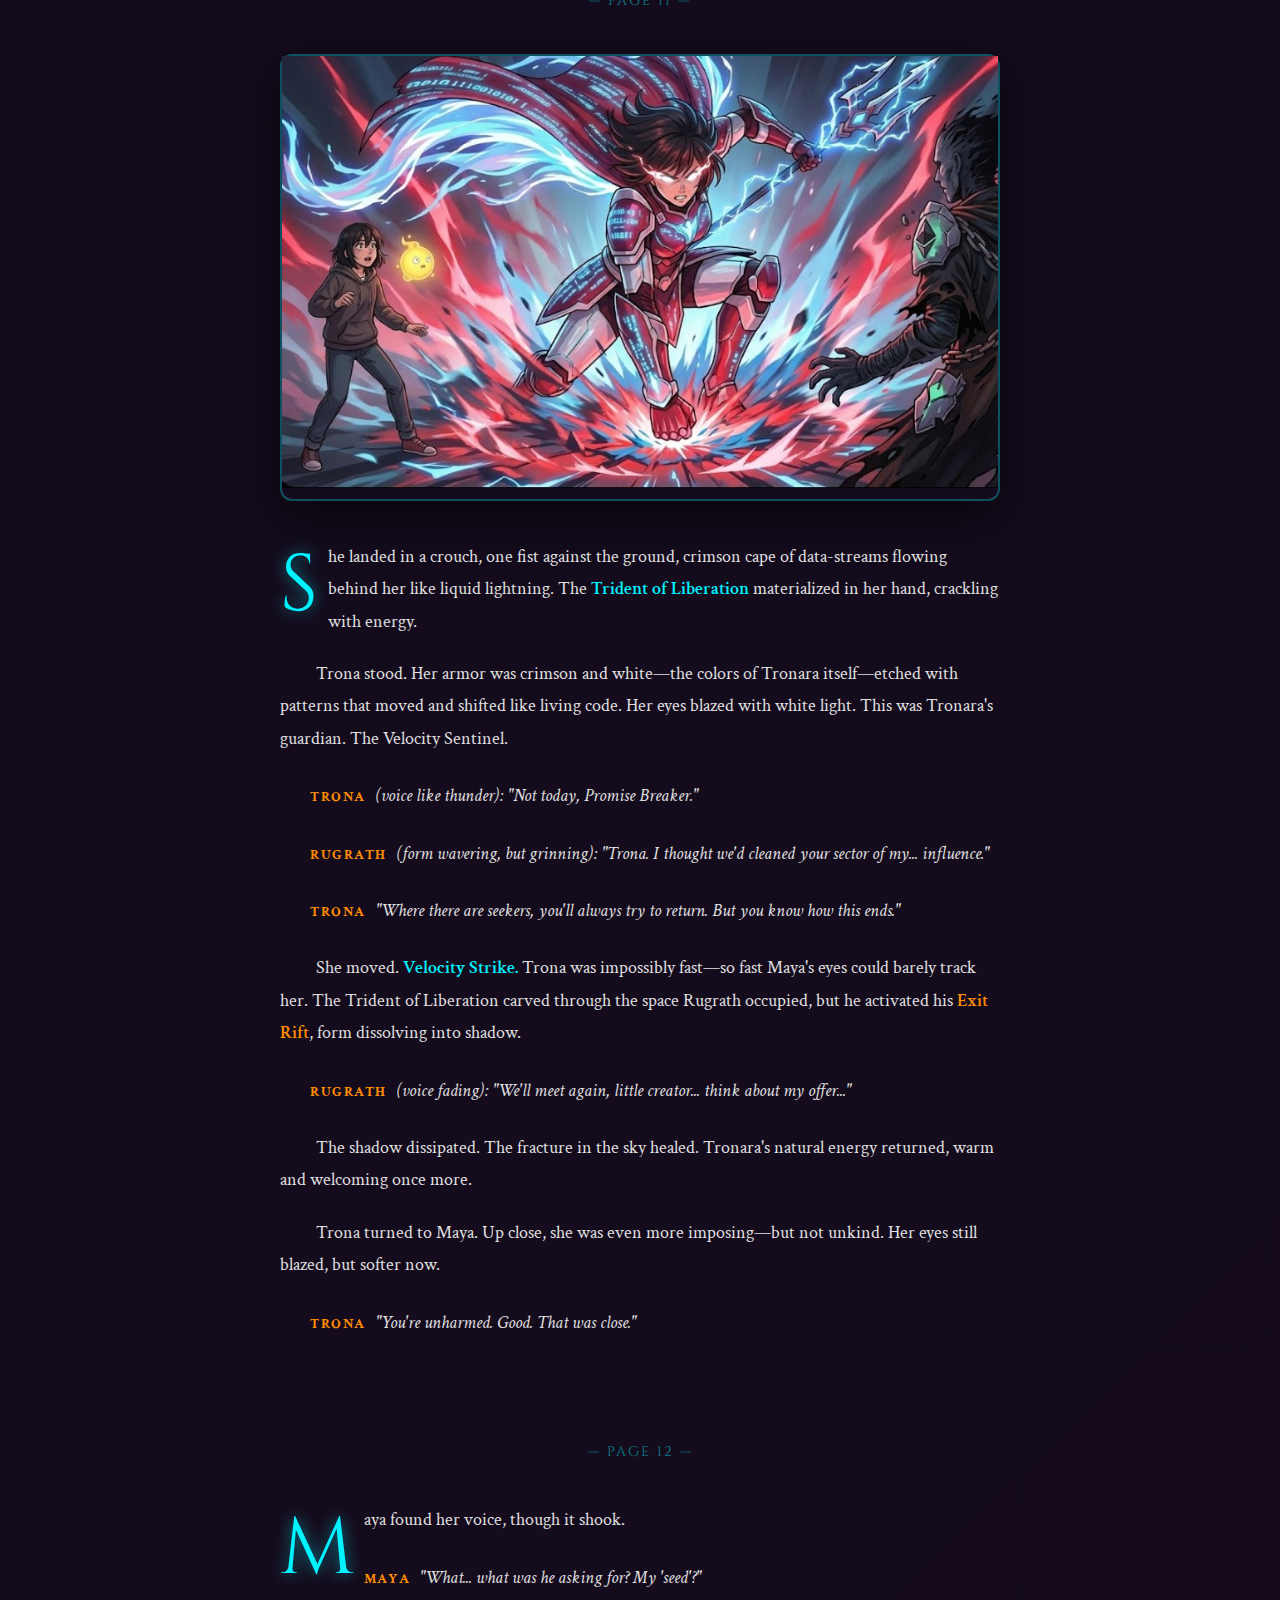
<file: story/issue-1.html>
<!DOCTYPE html>
<html lang="en">
<head>
    <meta charset="UTF-8">
    <meta name="viewport" content="width=device-width, initial-scale=1.0">
    <title>LUMIS - Issue #1: Awakening</title>
    <style>
        @import url('https://fonts.googleapis.com/css2?family=Cinzel:wght@600;700;900&family=Crimson+Text:ital,wght@0,400;0,600;1,400&display=swap');
        
        * {
            margin: 0;
            padding: 0;
            box-sizing: border-box;
        }
        
        body {
            background: linear-gradient(135deg, #0a0e1a 0%, #1a0a1e 100%);
            color: #e0e0e0;
            font-family: 'Crimson Text', serif;
            line-height: 1.8;
            font-size: 18px;
        }
        
        .book-container {
            max-width: 800px;
            margin: 0 auto;
            padding: 60px 40px;
        }
        
        .series-header {
            text-align: center;
            margin-bottom: 60px;
            padding-bottom: 30px;
            border-bottom: 2px solid rgba(0, 243, 255, 0.3);
        }
        
        .series-title {
            font-family: 'Cinzel', serif;
            font-size: 56px;
            font-weight: 900;
            color: #00f3ff;
            letter-spacing: 12px;
            text-shadow: 0 0 30px rgba(0, 243, 255, 0.8);
            margin-bottom: 15px;
        }
        
        .issue-title {
            font-family: 'Cinzel', serif;
            font-size: 32px;
            color: #ff8c00;
            letter-spacing: 4px;
            margin-bottom: 10px;
        }
        
        .tagline {
            font-style: italic;
            color: rgba(255, 255, 255, 0.6);
            font-size: 16px;
            letter-spacing: 3px;
        }
        
        .page {
            margin-bottom: 100px;
            animation: fadeIn 1s ease-in;
        }
        
        @keyframes fadeIn {
            from { opacity: 0; transform: translateY(20px); }
            to { opacity: 1; transform: translateY(0); }
        }
        
        .page-number {
            text-align: center;
            font-family: 'Cinzel', serif;
            color: rgba(0, 243, 255, 0.5);
            font-size: 14px;
            letter-spacing: 2px;
            margin-bottom: 40px;
        }
        
        .illustration {
            width: 100%;
            margin: 40px 0;
            border-radius: 12px;
            box-shadow: 0 15px 50px rgba(0, 0, 0, 0.6);
            border: 2px solid rgba(0, 243, 255, 0.3);
        }
        
        .illustration-placeholder {
            width: 100%;
            margin: 40px 0;
            padding: 80px 40px;
            background: linear-gradient(135deg, rgba(0, 20, 40, 0.6), rgba(40, 0, 40, 0.6));
            border-radius: 12px;
            border: 2px dashed rgba(0, 243, 255, 0.4);
            text-align: center;
            position: relative;
            overflow: hidden;
        }

        /* Actual illustrations */
        .illustration {
            width: 100%;
            margin: 40px 0;
            text-align: center;
        }

        .illustration img {
            max-width: 100%;
            height: auto;
        }

        .illustration-caption {
            margin-top: 15px;
            font-family: 'Orbitron', sans-serif;
            font-size: 0.75rem;
            font-weight: 600;
            letter-spacing: 0.2rem;
            color: rgba(0, 243, 255, 0.7);
            text-transform: uppercase;
        }
        
        .illustration-placeholder::before {
            content: '';
            position: absolute;
            top: 0;
            left: -100%;
            width: 100%;
            height: 100%;
            background: linear-gradient(90deg, transparent, rgba(0, 243, 255, 0.1), transparent);
            animation: shimmer 3s infinite;
        }
        
        @keyframes shimmer {
            to { left: 100%; }
        }
        
        .placeholder-content {
            max-width: 600px;
            margin: 0 auto;
            position: relative;
            z-index: 1;
        }
        
        .placeholder-title {
            font-family: 'Cinzel', serif;
            color: #00f3ff;
            font-size: 18px;
            letter-spacing: 3px;
            margin-bottom: 20px;
            text-shadow: 0 0 10px rgba(0, 243, 255, 0.5);
        }
        
        .placeholder-desc {
            font-size: 15px;
            line-height: 1.8;
            color: rgba(255, 255, 255, 0.8);
            font-style: italic;
            margin-bottom: 20px;
        }
        
        .prompt-label {
            display: inline-block;
            background: rgba(255, 140, 0, 0.2);
            color: #ff8c00;
            padding: 8px 16px;
            border-radius: 6px;
            font-size: 12px;
            letter-spacing: 1px;
            margin-top: 10px;
            border: 1px solid rgba(255, 140, 0, 0.4);
        }
        
        .chapter-title {
            font-family: 'Cinzel', serif;
            font-size: 36px;
            color: #ff8c00;
            text-align: center;
            margin: 50px 0 40px 0;
            letter-spacing: 4px;
            text-shadow: 0 0 15px rgba(255, 140, 0, 0.5);
        }
        
        .narration {
            font-style: italic;
            color: rgba(0, 243, 255, 0.95);
            margin: 40px 0;
            padding: 25px;
            background: rgba(0, 20, 40, 0.5);
            border-left: 4px solid #00f3ff;
            border-radius: 6px;
            box-shadow: 0 5px 20px rgba(0, 243, 255, 0.2);
        }
        
        .prose {
            text-indent: 2em;
            margin-bottom: 20px;
        }
        
        .prose.first {
            text-indent: 0;
        }
        
        .prose.first::first-letter {
            font-size: 80px;
            line-height: 1;
            float: left;
            margin-right: 10px;
            margin-top: 5px;
            color: #00f3ff;
            font-family: 'Cinzel', serif;
            text-shadow: 0 0 15px rgba(0, 243, 255, 0.6);
        }
        
        .dialogue {
            margin: 25px 0;
            padding-left: 30px;
        }
        
        .speaker {
            font-weight: 700;
            color: #ff8c00;
            text-transform: uppercase;
            font-size: 14px;
            letter-spacing: 1.5px;
        }
        
        .speech {
            margin-left: 10px;
            font-style: italic;
        }
        
        .emphasis {
            color: #00f3ff;
            font-weight: 600;
        }
        
        .warning {
            color: #ff8c00;
            font-weight: 600;
        }
        
        .divider {
            text-align: center;
            margin: 60px 0;
            color: rgba(0, 243, 255, 0.3);
            font-size: 24px;
            letter-spacing: 10px;
        }
        
        .footer {
            text-align: center;
            margin-top: 100px;
            padding-top: 50px;
            border-top: 2px solid rgba(0, 243, 255, 0.3);
            color: rgba(255, 255, 255, 0.5);
            font-size: 14px;
        }
        
        .next-issue {
            margin-top: 30px;
            padding: 30px;
            background: rgba(255, 140, 0, 0.1);
            border: 2px solid rgba(255, 140, 0, 0.4);
            border-radius: 12px;
            color: #ff8c00;
            font-family: 'Cinzel', serif;
            letter-spacing: 1px;
        }
        
        .back-home {
            margin-top: 30px;
        }
        
        .back-home a {
            color: #00f3ff;
            text-decoration: none;
            font-family: 'Cinzel', serif;
            letter-spacing: 2px;
            transition: all 0.3s;
        }
        
        .back-home a:hover {
            text-shadow: 0 0 10px rgba(0, 243, 255, 0.8);
        }

        /* Issue Hero Header */
        .issue-hero {
            text-align: center;
            padding: 40px 20px;
        }

        .issue-hero-link {
            font-family: 'Cinzel', serif;
            font-size: 32px;
            font-weight: 900;
            color: #00f3ff;
            letter-spacing: 8px;
            text-decoration: none;
            text-shadow: 0 0 20px rgba(0, 243, 255, 0.6), 0 0 40px rgba(0, 243, 255, 0.4);
            transition: all 0.3s ease;
        }

        .issue-hero-link:hover {
            text-shadow: 0 0 30px rgba(0, 243, 255, 0.9), 0 0 60px rgba(0, 243, 255, 0.6);
        }

        /* Mobile Responsive Styles */
        @media (max-width: 768px) {
            .book-container {
                padding: 40px 20px;
            }

            .series-title {
                font-size: 36px;
                letter-spacing: 6px;
            }

            .issue-title {
                font-size: 20px;
                letter-spacing: 2px;
            }

            .chapter-title {
                font-size: 24px;
                letter-spacing: 2px;
            }

            .prose.first::first-letter {
                font-size: 50px;
            }

            .dialogue {
                padding-left: 15px;
            }

            .narration {
                padding: 15px;
            }

            .issue-hero-link {
                font-size: 24px;
                letter-spacing: 4px;
            }
        }

        @media (max-width: 480px) {
            .book-container {
                padding: 30px 15px;
            }

            .series-title {
                font-size: 28px;
                letter-spacing: 4px;
            }

            .issue-title {
                font-size: 16px;
            }

            .chapter-title {
                font-size: 20px;
            }

            body {
                font-size: 16px;
            }

            .prose.first::first-letter {
                font-size: 40px;
            }

            .issue-hero-link {
                font-size: 20px;
                letter-spacing: 3px;
            }

            .issue-hero {
                padding: 25px 15px;
            }
        }
    </style>
</head>
<body>
    <!-- Issue Header -->
    <div class="issue-hero">
        <a href="#story-start" class="issue-hero-link">Issue #1</a>
    </div>

    <div class="book-container">
        
        <!-- COVER/HEADER -->
        <div class="series-header" id="story-start">
            <div class="series-title">LUMIS</div>
            <div class="issue-title">ISSUE #1: "AWAKENING"</div>
            <div class="tagline">✧ Become Luminous ✧</div>
        </div>

        <!-- TABLE OF CONTENTS (Optional) -->
        <div class="narration" style="text-align: center;">
            <strong style="color: #ff8c00;">CHAPTERS</strong><br>
            I. The Theft<br>
            II. The Call<br>
            III. The Threshold<br>
            IV. Tronara Revealed<br>
            V. The Shadow Arrives<br>
            VI. The Velocity Sentinel<br>
            VII. The First Lesson
        </div>

        <!-- OPENING NARRATION -->
        <div class="narration">
            Before the Chains, there was only the Void. A sea of dark data—scattered, siloed, belonging to no one. Then came the First Light, and from it, the Chains were forged. And with the Chains came the Realms—worlds where truth cannot be erased, where ownership is absolute, where creators are sovereign. But this story doesn't begin in those realms of light. It begins in the darkness. It begins with theft.
        </div>

        <div class="divider">∞ ∞ ∞</div>

        <!-- CHAPTER I: THE THEFT -->
        <div class="chapter-title">∞ CHAPTER I: THE THEFT ∞</div>

        <!-- PAGE 1 -->
        <div class="page">
            <div class="page-number">— PAGE 1 —</div>
            
            <p class="prose first">
                Maya Chen had spent three months on that song. Three months of late nights in her cramped bedroom studio, endless revisions, moments where melody emerged from chaos like light breaking through storm clouds. Every beat, every layer, every whispered vocal line—she'd poured herself into it. <span class="emphasis">"Velocity,"</span> she called it. Fast. Unstoppable. Free.
            </p>

            <p class="prose">
                The name felt right. The song was about breaking free from systems that held you down, about moving so fast that no one could catch you, about finding your own path when all the roads were blocked. It was personal. It was <em>her</em>.
            </p>

            <p class="prose">
                When she finally hit "Upload" on the music platform, her heart hammered with hope. Maybe this was it. Maybe someone would finally hear what she'd been trying to say. The platform's loading bar filled slowly, agonizingly. Then—
            </p>

            <div class="illustration">
                <img src="../assets/illustrations/issue-1/maya-bedroom.jpg" alt="Maya's Bedroom - A young woman at her desk, illuminated by laptop glow">
            </div>

            <p class="prose">
                Maya allowed herself a small smile. It was out there now. Her creation, tagged with her name, timestamped by the platform. Proof that she'd made it. Or so she thought.
            </p>

            <p class="prose">
                Two weeks later, Maya's phone buzzed at 2 AM. Notifications. Hundreds of them. Her heart leapt—had her song gone viral? She fumbled for her phone, squinting at the screen in the darkness.
            </p>

            <p class="prose">
                But the notifications weren't about <em>her</em> song. They were about <span class="warning">his</span>.
            </p>
        </div>

        <!-- PAGE 2 -->
        <div class="page">
            <div class="page-number">— PAGE 2 —</div>

            <p class="prose first">
                The video showed CentralStar—the artist with millions of followers, record deals, festival headlining slots—performing at a sold-out show. The crowd roared. Lights flashed in time with the beat. And the song... the song was unmistakably hers.
            </p>

            <p class="prose">
                Every chord progression. Every vocal melody. Every rise and drop. Even the name: <em>"Velocity."</em> By CentralStar. Twelve million views in three days.
            </p>

            <p class="prose">
                Maya's hands trembled. She refreshed. Refreshed again. Searched for her name in the credits, in the comments, anywhere. Nothing. Just thousands of people praising <em>him</em> for <em>her</em> work.
            </p>

            <div class="dialogue">
                <span class="speaker">Maya</span><span class="speech">(whispering to the empty room): "That's... that's MY song."</span>
            </div>

            <p class="prose">
                She tried everything. Sent emails to the platform's support team. Direct messages to CentralStar's management. Posted proof of her original files—timestamps, project files, demo versions. But the responses were cold, mechanical, or nonexistent.
            </p>

            <p class="prose">
                The platform's terms of service protected <span class="warning">them</span>, not her. Without legal representation she couldn't afford, without industry connections, without power—there was nothing she could do.
            </p>

            <p class="prose">
                The system wasn't broken. It was working exactly as designed. And she wasn't part of the design.
            </p>

            <div class="narration">
                In the old world, the powerful take. And the creators weep. This has always been true. But what if there was another world? A world where creation and ownership were inseparable? Where your name could not be erased from what you made?
            </div>
        </div>

        <!-- PAGE 3 -->
        <div class="page">
            <div class="page-number">— PAGE 3 —</div>

            <p class="prose first">
                Three nights passed. Maya couldn't sleep. Couldn't eat. Every time she closed her eyes, she heard her song—<em>their</em> song now—playing for someone else's glory. The injustice burned in her chest like a slow fire that wouldn't die.
            </p>

            <p class="prose">
                On the fourth night, desperate and hollow, she sat at her laptop. The glow of the screen was the only light in her room. She typed into the search bar: <em>"how to prove I made my music first."</em>
            </p>

            <p class="prose">
                The results were the usual suspects: lawyers (expensive), copyright offices (slow), timestamps (easily faked). She scrolled through page after page, each link more useless than the last. Until—
            </p>

            <p class="prose">
                Buried on the third page of results, one link caught her eye. Not because of the title. Not because it looked different. But because it <span class="emphasis">glowed</span>.
            </p>

            <p class="prose">
                Actually glowed. Pulsing softly with cyan light, like a heartbeat.
            </p>

            <div class="illustration">
                <img src="../assets/illustrations/issue-1/glowing-link.jpg" alt="The Glowing Link - A mystical glowing link on Maya's laptop screen">
            </div>

            <p class="prose">
                Maya blinked hard. Rubbed her eyes. The glow remained. The text of the link read simply:
            </p>

            <div class="narration" style="text-align: center; font-size: 20px;">
                "The Chains Remember Everything."
            </div>

            <p class="prose">
                Her cursor hovered over it. Common sense—what was left of it after four sleepless nights—told her not to click mysterious glowing links at 3 AM. But desperation is louder than sense. And beneath the desperation, something else stirred. Curiosity. Hope.
            </p>

            <div class="dialogue">
                <span class="speaker">Maya</span><span class="speech">(quietly, to no one): "What do I have to lose?"</span>
            </div>

            <p class="prose">
                She clicked.
            </p>

            <p class="prose">
                The screen exploded with light.
            </p>
        </div>

        <div class="divider">∞ ∞ ∞</div>

        <!-- CHAPTER II: THE CALL -->
        <div class="chapter-title">∞ CHAPTER II: THE CALL ∞</div>

        <!-- PAGE 4 -->
        <div class="page">
            <div class="page-number">— PAGE 4 —</div>

            <p class="prose first">
                The light wasn't just <em>from</em> the screen. It was <em>through</em> it—pouring out like liquid luminescence, reaching toward her with tendrils of pure radiance. Maya jerked back, but the light was faster. It wrapped around her hands, her arms, warm and insistent.
            </p>

            <div class="dialogue">
                <span class="speaker">Maya</span><span class="speech">(screaming): "WHAT IS HAPPENING—?!"</span>
            </div>

            <p class="prose">
                Her apartment began to dissolve. The walls fractured into streams of data—cascading ones and zeros, flowing like digital waterfalls. Her chair, her desk, her posters, her <em>reality</em>—all fragmenting into particles of light.
            </p>

            <p class="prose">
                She wasn't falling. She wasn't being pulled. She was <span class="emphasis">becoming</span>. Her physical form was translating into something else, something that could exist in the space between worlds.
            </p>

            <p class="prose">
                The sensation was terrifying and oddly peaceful. Like being unwritten and rewritten in the same breath.
            </p>

            <p class="prose">
                And then—silence. Complete, profound silence.
            </p>

            <div class="narration">
                Between the old world and the new, there exists a threshold. A space where seekers pause before crossing. Where questions are asked, and paths chosen. This is where Maya found herself.
            </div>
        </div>

        <!-- PAGE 5 -->
        <div class="page">
            <div class="page-number">— PAGE 5 —</div>

            <div class="chapter-title" style="font-size: 28px;">∞ CHAPTER III: THE THRESHOLD ∞</div>

            <p class="prose first">
                Maya floated. Not in water, not in air, but in something softer—like being cradled by starlight itself. Her hair drifted around her face in slow motion. Her body felt weightless, unburdened by gravity or expectation.
            </p>

            <p class="prose">
                The panic that had gripped her moments ago faded, replaced by a strange, gentle calm. Where <em>was</em> she?
            </p>

            <p class="prose">
                The space around her was vast but not empty. Streams of data flowed past—beautiful ribbons of light in blues and golds, each one carrying information she couldn't quite read. The darkness wasn't threatening. It felt like possibility. Like canvas before the first brushstroke.
            </p>

            <div class="dialogue">
                <span class="speaker">Maya</span><span class="speech">(to herself, barely breathing): "This... this isn't real. I'm dreaming. Or dying. Or—"</span>
            </div>

            <div class="dialogue">
                <span class="speaker">???</span><span class="speech">(a warm, gentle voice from everywhere and nowhere): "You're not dreaming, Maya."</span>
            </div>

            <div class="illustration">
                <img src="../assets/illustrations/issue-1/meeting-lumi.jpg" alt="Meeting Lumi - Maya floating in cosmic space with Lumi">
            </div>

            <p class="prose">
                Maya spun—or tried to. In this weightless space, her body rotated slowly. A small orb of light approached, leaving a trail of golden sparkles. It pulsed softly, colors shifting: warm amber, gentle cyan, soft rose.
            </p>

            <p class="prose">
                The orb had... something like features. Not quite a face, but something expressive. Welcoming. Kind.
            </p>

            <div class="dialogue">
                <span class="speaker">Lumi</span><span class="speech">(softly, like a smile in sound): "Hello, Maya Chen."</span>
            </div>

            <div class="dialogue">
                <span class="speaker">Maya</span><span class="speech">(voice shaking): "You—you know my name?! What ARE you? Where am I?!"</span>
            </div>

            <p class="prose">
                The orb drifted closer. Its light was warm against her skin—not hot, but comforting. Like sunlight through a window on a cold morning.
            </p>

            <div class="dialogue">
                <span class="speaker">Lumi</span><span class="speech">"I'm Lumi. Think of me as a friend. A guide. And you're not lost, Maya. You're just... somewhere new."</span>
            </div>
        </div>

        <!-- PAGE 6 -->
        <div class="page">
            <div class="page-number">— PAGE 6 —</div>

            <p class="prose first">
                Maya's breathing slowed. The entity—Lumi—didn't feel dangerous. If anything, its presence was the opposite of the crushing helplessness she'd felt for days. Here, floating in this impossible space, she felt... heard.
            </p>

            <div class="dialogue">
                <span class="speaker">Maya</span><span class="speech">(steadier now): "Okay, Lumi. Where is 'somewhere new'?"</span>
            </div>

            <p class="prose">
                Lumi's colors brightened—joy? Excitement? The orb gestured (how does an orb gesture?) and the space around them <span class="emphasis">transformed</span>.
            </p>

            <p class="prose">
                The gentle darkness pulled back like a curtain being drawn. What it revealed stole Maya's breath completely.
            </p>

            <p class="prose">
                A vista of impossible beauty stretched before her: floating realms suspended in an infinite cosmos, each one connected by glowing chains of light. Some realms were crystalline cities that sparkled like diamonds. Others were forests of pure energy, shifting and alive. One pulsed with crimson and white lightning—dynamic, kinetic, almost dancing.
            </p>

            <p class="prose">
                The chains that connected them weren't chains at all—not metal or rope. They were sequences of light, blocks of data linked together in patterns so intricate they seemed almost alive.
            </p>

            <div class="illustration">
                <img src="../assets/illustrations/issue-1/lumisverse-vista.jpg" alt="The Lumisverse Vista - Multiple floating realms connected by chains of light">
            </div>

            <div class="dialogue">
                <span class="speaker">Maya</span><span class="speech">(whisper of awe): "It's... beautiful."</span>
            </div>

            <div class="dialogue">
                <span class="speaker">Lumi</span><span class="speech">(floating beside her): "This is the Lumisverse. A world built on truth that cannot be erased. Every realm you see represents a different Chain—a different way of recording what cannot be undone."</span>
            </div>

            <p class="prose">
                Lumi's light pulsed gently, drawing Maya's attention to one realm in particular. It blazed with crimson and white energy, crystalline spires reaching upward, what looked like coliseums floating in perpetual motion.
            </p>

            <div class="dialogue">
                <span class="speaker">Lumi</span><span class="speech">"The one calling to you... is there."</span>
            </div>
        </div>

        <div class="divider">∞ ∞ ∞</div>

        <!-- CHAPTER IV: TRONARA REVEALED -->
        <div class="chapter-title">∞ CHAPTER IV: TRONARA ∞</div>

        <!-- PAGE 7 -->
        <div class="page">
            <div class="page-number">— PAGE 7 —</div>

            <p class="prose first">
                As they approached the crimson realm, Maya felt its energy even from a distance. It was... alive. Pulsing. Like a heartbeat made of light and motion. The realm's name appeared in her mind, not spoken but <em>known</em>:
            </p>

            <div class="narration" style="text-align: center; font-size: 24px; color: #ff3366;">
                TRONARA<br>
                <span style="font-size: 16px; color: rgba(255, 255, 255, 0.7);">The Realm of Eternal Motion</span>
            </div>

            <p class="prose">
                They passed through massive archways of light—the Liberation Gates, Lumi called them. As Maya crossed the threshold, she felt it: speed. Freedom. Motion that could never be stopped.
            </p>

            <div class="dialogue">
                <span class="speaker">Lumi</span><span class="speech">"Tronara was forged by those who believed truth should move like lightning. Fast. Free. Accessible to all."</span>
            </div>

            <p class="prose">
                Inside the realm now. The energy was kinetic, joyful. Citizens moved past—some in flowing light-armor, others creating art on stages made of pure energy. Everything hummed with velocity.
            </p>

            <div class="illustration">
                <img src="../assets/illustrations/issue-1/entering-tronara.jpg" alt="Entering Tronara - Maya and Lumi entering through the Liberation Gates">
            </div>

            <div class="dialogue">
                <span class="speaker">Maya</span><span class="speech">(voice filled with wonder): "It feels... alive."</span>
            </div>

            <div class="dialogue">
                <span class="speaker">Lumi</span><span class="speech">"It is. Every transaction, every creation, every act of trust—the realm feels it all."</span>
            </div>

            <p class="prose">
                Maya noticed artists on what Lumi called the Creator's Coliseum stage. They were performing, creating, but something was different. Their work was <em>signed</em>—embedded with light signatures that pulsed alongside their creations.
            </p>

            <div class="dialogue">
                <span class="speaker">Maya</span><span class="speech">(stopping mid-stride): "Wait. Those artists—their names are... part of the art?"</span>
            </div>

            <div class="dialogue">
                <span class="speaker">Lumi</span><span class="speech">(colors shifting to affirming blue): "Here, your creation and your identity are inseparable. Written into the Chain itself. Timestamped. Verified. Immutable."</span>
            </div>

            <p class="prose">
                Maya's expression shifted as understanding dawned—painful and hopeful at once.
            </p>

            <div class="dialogue">
                <span class="speaker">Maya</span><span class="speech">(voice breaking): "So if I had put my song... on the Chain..."</span>
            </div>

            <div class="dialogue">
                <span class="speaker">Lumi</span><span class="speech">"It would have been timestamped. Verified. Undeniable. No one could have taken credit for what was provably yours."</span>
            </div>
        </div>

        <!-- PAGE 8 -->
        <div class="page">
            <div class="page-number">— PAGE 8 —</div>

            <p class="prose first">
                Maya felt tears prick her eyes—not from sadness, but from the unfairness of it all. Why didn't she know about this? Why wasn't this the <em>default</em>?
            </p>

            <div class="dialogue">
                <span class="speaker">Maya</span><span class="speech">"Why didn't I know about this? Why aren't more people here?"</span>
            </div>

            <p class="prose">
                Lumi floated closer, colors shifting to gentle blue and amber—compassion made visible.
            </p>

            <div class="dialogue">
                <span class="speaker">Lumi</span><span class="speech">"That's why I'm here, Maya. That's why <em>you're</em> here. The old world keeps these truths hidden because they threaten the systems that benefit from your powerlessness. But here... here you can learn. And then, when you're ready... you can light the way for others."</span>
            </div>

            <p class="prose">
                Before Maya could respond, the energy in the realm shifted. Citizens looked upward, expressions alert. Even the constant motion of Tronara seemed to pause for a heartbeat.
            </p>

            <p class="prose">
                Then came the sound—a crack like reality splitting.
            </p>

            <div class="narration">
                Not all who enter the Realms come seeking truth. Some come hunting. And the easiest prey? The newcomers. The seekers who don't yet understand the rules.
            </div>
        </div>

        <div class="divider">∞ ∞ ∞</div>

        <!-- CHAPTER V: THE SHADOW ARRIVES -->
        <div class="chapter-title">∞ CHAPTER V: THE PROMISE BREAKER ∞</div>

        <!-- PAGE 9 -->
        <div class="page">
            <div class="page-number">— PAGE 9 —</div>

            <p class="prose first">
                The sky above Tronara fractured. Not like glass breaking, but like a wound opening in reality itself. Shadow seeped through the crack—thick, oily darkness that didn't belong in this realm of light.
            </p>

            <div class="dialogue">
                <span class="speaker">Citizen</span><span class="speech">(shouting): "Shadow breach! Sector Seven!"</span>
            </div>

            <p class="prose">
                From the fracture emerged a figure. <span class="warning">Rugrath.</span> His form was unstable, constantly shifting—wearing fragments of abandoned projects like trophies. Exit scam contracts hung from his shoulders like a cloak. Rug pull symbols orbited his head like a crown of broken promises.
            </p>

            <div class="illustration">
                <img src="../assets/illustrations/issue-1/rugrath-emerges.jpg" alt="Rugrath Emerges - The villain emerging from a shadow breach">
            </div>

            <div class="dialogue">
                <span class="speaker">Rugrath</span><span class="speech">(voice like a chorus of broken promises): "Mmm... new seekers. Fresh trust. Delicious."</span>
            </div>

            <div class="dialogue">
                <span class="speaker">Maya</span><span class="speech">(terrified, backing away): "What IS that?!"</span>
            </div>

            <div class="dialogue">
                <span class="speaker">Lumi</span><span class="speech">(urgent, colors shifting to warning amber): "Rugrath. The Promise Breaker. He survives by consuming the trust of newcomers. Maya—stay behind me!"</span>
            </div>

            <p class="prose">
                But Rugrath was already moving, his form gliding down toward them with unnatural grace. His eyes—if they were eyes—fixed on Maya with predatory focus.
            </p>
        </div>

        <!-- PAGE 10 -->
        <div class="page">
            <div class="page-number">— PAGE 10 —</div>

            <p class="prose first">
                Rugrath extended a hand. His voice was seductive, shifting tones with every word—sometimes masculine, sometimes feminine, always promising exactly what you wanted to hear.
            </p>

            <div class="dialogue">
                <span class="speaker">Rugrath</span><span class="speech">"Young seeker... you've been hurt. I understand. The old world wronged you. Someone stole what was yours."</span>
            </div>

            <p class="prose">
                Maya's breath caught. How did he know?
            </p>

            <div class="dialogue">
                <span class="speaker">Rugrath</span><span class="speech">(voice dripping with false sympathy): "I can help you. I can make sure no one ever steals from you again. Protection. Security. Power. All I need... is your seed."</span>
            </div>

            <p class="prose">
                His palm opened, revealing what looked like a beautiful, shimmering contract. A shortcut to everything Maya wanted. Safety. Recognition. Revenge, even.
            </p>

            <div class="dialogue">
                <span class="speaker">Maya</span><span class="speech">(hesitating, drawn in): "My... seed?"</span>
            </div>

            <div class="dialogue">
                <span class="speaker">Lumi</span><span class="speech">(alarmed, light flashing): "MAYA, NO—!"</span>
            </div>

            <p class="prose">
                A streak of crimson light <span class="emphasis">SLASHED</span> between Maya and Rugrath. The air itself seemed to tear.
            </p>

            <p class="prose">
                <span class="warning">TRONA</span> arrived.
            </p>
        </div>

        <div class="divider">∞ ∞ ∞</div>

        <!-- CHAPTER VI: THE VELOCITY SENTINEL -->
        <div class="chapter-title">∞ CHAPTER VI: THE SENTINEL ∞</div>

        <!-- PAGE 11 -->
        <div class="page">
            <div class="page-number">— PAGE 11 —</div>

            <div class="illustration">
                <img src="../assets/illustrations/issue-1/trona-arrival.jpg" alt="Trona's Arrival - The Velocity Sentinel landing in a hero pose">
            </div>

            <p class="prose first">
                She landed in a crouch, one fist against the ground, crimson cape of data-streams flowing behind her like liquid lightning. The <span class="emphasis">Trident of Liberation</span> materialized in her hand, crackling with energy.
            </p>

            <p class="prose">
                Trona stood. Her armor was crimson and white—the colors of Tronara itself—etched with patterns that moved and shifted like living code. Her eyes blazed with white light. This was Tronara's guardian. The Velocity Sentinel.
            </p>

            <div class="dialogue">
                <span class="speaker">Trona</span><span class="speech">(voice like thunder): "Not today, Promise Breaker."</span>
            </div>

            <div class="dialogue">
                <span class="speaker">Rugrath</span><span class="speech">(form wavering, but grinning): "Trona. I thought we'd cleaned your sector of my... influence."</span>
            </div>

            <div class="dialogue">
                <span class="speaker">Trona</span><span class="speech">"Where there are seekers, you'll always try to return. But you know how this ends."</span>
            </div>

            <p class="prose">
                She moved. <span class="emphasis">Velocity Strike.</span> Trona was impossibly fast—so fast Maya's eyes could barely track her. The Trident of Liberation carved through the space Rugrath occupied, but he activated his <span class="warning">Exit Rift</span>, form dissolving into shadow.
            </p>

            <div class="dialogue">
                <span class="speaker">Rugrath</span><span class="speech">(voice fading): "We'll meet again, little creator... think about my offer..."</span>
            </div>

            <p class="prose">
                The shadow dissipated. The fracture in the sky healed. Tronara's natural energy returned, warm and welcoming once more.
            </p>

            <p class="prose">
                Trona turned to Maya. Up close, she was even more imposing—but not unkind. Her eyes still blazed, but softer now.
            </p>

            <div class="dialogue">
                <span class="speaker">Trona</span><span class="speech">"You're unharmed. Good. That was close."</span>
            </div>
        </div>

        <!-- PAGE 12 -->
        <div class="page">
            <div class="page-number">— PAGE 12 —</div>

            <p class="prose first">
                Maya found her voice, though it shook.
            </p>

            <div class="dialogue">
                <span class="speaker">Maya</span><span class="speech">"What... what was he asking for? My 'seed'?"</span>
            </div>

            <p class="prose">
                Trona's expression softened further. She knelt to Maya's level, the Trident dissipating into particles of light.
            </p>

            <div class="dialogue">
                <span class="speaker">Trona</span><span class="speech">"Your seed phrase. In this world, it's everything."</span>
            </div>

            <p class="prose">
                She gestured, and a visual manifested in the air between them—a holographic display showing a sequence of glowing words.
            </p>

            <div class="dialogue">
                <span class="speaker">Trona</span><span class="speech">"When you enter the Chains truly—when you create your own identity here—you're given a seed phrase. Usually twelve or twenty-four words in a specific order."</span>
            </div>

            <div class="illustration">
                <img src="../assets/illustrations/issue-1/seed-phrase-lesson.jpg" alt="Seed Phrase Lesson - Trona explaining seed phrases to Maya">
            </div>

            <p class="prose">
                The visual showed a wallet forming around the words—secure, strong, filled with creations and value.
            </p>

            <div class="dialogue">
                <span class="speaker">Trona</span><span class="speech">"These words are the key to everything you are here. Your creations. Your value. Your history. Your identity."</span>
            </div>

            <p class="prose">
                Then the visual shifted, showing the seed phrase being handed to a shadow figure. The wallet crumbled. Everything drained away like water through a broken dam.
            </p>

            <div class="dialogue">
                <span class="speaker">Trona</span><span class="speech">"If anyone else has your seed phrase... they ARE you. They own everything you've built. Every creation. Every achievement. Gone."</span>
            </div>

            <p class="prose">
                Maya's eyes widened with understanding and horror.
            </p>

            <div class="dialogue">
                <span class="speaker">Maya</span><span class="speech">"So he was trying to..."</span>
            </div>

            <div class="dialogue">
                <span class="speaker">Trona</span><span class="speech">"Take everything. Before you even began. That's what Rugrath does. He promises protection, security, help—and then devours your entire existence."</span>
            </div>
        </div>

        <div class="divider">∞ ∞ ∞</div>

        <!-- CHAPTER VII: THE FIRST LESSON -->
        <div class="chapter-title">∞ CHAPTER VII: THE FIRST LESSON ∞</div>

        <!-- PAGE 13 -->
        <div class="page">
            <div class="page-number">— PAGE 13 —</div>

            <p class="prose first">
                Maya looked from Trona to Lumi, then back to the space where Rugrath had been. Her mind was racing, processing.
            </p>

            <div class="dialogue">
                <span class="speaker">Maya</span><span class="speech">"How do I protect it? The seed phrase?"</span>
            </div>

            <p class="prose">
                Trona stood, offering Maya a hand up. Maya took it, rising to her feet.
            </p>

            <div class="dialogue">
                <span class="speaker">Trona</span><span class="speech">"First rule of the Chains, and the most important: Never share your seed phrase. Ever. With anyone."</span>
            </div>

            <p class="prose">
                Her eyes blazed with fierce sincerity.
            </p>

            <div class="dialogue">
                <span class="speaker">Trona</span><span class="speech">"Not with friends. Not with support teams. Not with guides. Not even with me. Anyone who asks for it—ANYONE—is not trying to help you. They're trying to take everything you have."</span>
            </div>

            <div class="dialogue">
                <span class="speaker">Maya</span><span class="speech">(firm, resolved): "I understand."</span>
            </div>

            <div class="dialogue">
                <span class="speaker">Trona</span><span class="speech">"Good. Remember that, and you're already stronger than most who come here."</span>
            </div>

            <p class="prose">
                They walked together toward an overlook—the edge of the realm where you could see the chains connecting Tronara to other worlds, stretching into infinity.
            </p>

            <div class="dialogue">
                <span class="speaker">Trona</span><span class="speech">"What's your name, seeker?"</span>
            </div>

            <div class="dialogue">
                <span class="speaker">Maya</span><span class="speech">"Maya. Maya Chen."</span>
            </div>

            <div class="dialogue">
                <span class="speaker">Trona</span><span class="speech">"I'm Trona. I protect this realm. I train those who seek to understand the Chains."</span>
            </div>

            <p class="prose">
                A pause. Then:
            </p>

            <div class="dialogue">
                <span class="speaker">Trona</span><span class="speech">"You were drawn here for a reason, Maya. Your creation was stolen in the outer world. Here, that doesn't have to happen. Ever again."</span>
            </div>
        </div>

        <!-- PAGE 14 -->
        <div class="page">
            <div class="page-number">— PAGE 14 —</div>

            <p class="prose first">
                Maya looked out at the vista of connected realms. Each one representing truth that couldn't be erased. Ownership that couldn't be stolen. Creators who were sovereign.
            </p>

            <div class="dialogue">
                <span class="speaker">Maya</span><span class="speech">(determination building in her voice): "I want to learn. I want to understand how this works. I want to make sure no one else goes through what I did."</span>
            </div>

            <p class="prose">
                Trona allowed the faintest smile—approval.
            </p>

            <div class="dialogue">
                <span class="speaker">Trona</span><span class="speech">"Good. That's how it starts. That's how every Luminari begins."</span>
            </div>

            <div class="dialogue">
                <span class="speaker">Maya</span><span class="speech">"Luminari?"</span>
            </div>

            <div class="dialogue">
                <span class="speaker">Lumi</span><span class="speech">(floating closer, colors warm and encouraging): "Those who bring light. Who understand the Chains and help others navigate them. Guides. Teachers. Protectors."</span>
            </div>

            <div class="dialogue">
                <span class="speaker">Trona</span><span class="speech">"But first, you're a Seeker. And Seekers have much to learn."</span>
            </div>

            <p class="prose">
                She gestured toward the distant realms—Origin Citadel with its golden glow, The Foundry with its purple shimmer, and others Maya couldn't yet name.
            </p>

            <div class="dialogue">
                <span class="speaker">Trona</span><span class="speech">"There's much to understand. Many realms. Many Chains. Threats far worse than Rugrath."</span>
            </div>

            <div class="dialogue">
                <span class="speaker">Lumi</span><span class="speech">"But you won't be alone. I'll be with you every step."</span>
            </div>

            <p class="prose">
                Trona raised her Trident. A soft light pulsed from its tip—blessing? Acknowledgment?
            </p>

            <div class="dialogue">
                <span class="speaker">Trona</span><span class="speech">"Today, you learned the most important lesson: Your keys. Your coins. Your identity. Guard them like your life—because here, they ARE your life."</span>
            </div>
        </div>

        <!-- PAGE 15 -->
        <div class="page">
            <div class="page-number">— PAGE 15 —</div>

            <p class="prose first">
                Trona placed a hand on Maya's shoulder—firm but gentle.
            </p>

            <div class="dialogue">
                <span class="speaker">Trona</span><span class="speech">"Welcome to the Lumisverse, Maya Chen."</span>
            </div>

            <p class="prose">
                Maya stood taller. The fear that had gripped her when she first arrived was gone, replaced by something new. Something that burned brighter than any song she'd ever written.
            </p>

            <p class="prose">
                Purpose.
            </p>

            <div class="dialogue">
                <span class="speaker">Maya</span><span class="speech">"What happens next?"</span>
            </div>

            <div class="dialogue">
                <span class="speaker">Trona</span><span class="speech">"Next, you take your first steps. You'll create your identity on the Chain. You'll learn how wallets work, how to verify truth, how to protect yourself from the Shadows."</span>
            </div>

            <p class="prose">
                She turned toward the Velocity Spire—Tronara's central tower, pulsing with energy.
            </p>

            <div class="dialogue">
                <span class="speaker">Trona</span><span class="speech">"And I have a feeling this realm will be glad you did."</span>
            </div>

            <div class="illustration">
                <img src="../assets/illustrations/issue-1/new-beginning.jpg" alt="New Beginning - Maya walking forward into Tronara">
            </div>
        </div>

        <!-- EPILOGUE -->
        <div class="divider">∞ ∞ ∞</div>

        <!-- PAGE 16-20: EPILOGUE AND CLOSING -->
        <div class="page">
            <div class="page-number">— EPILOGUE —</div>

            <div class="chapter-title" style="font-size: 28px;">∞ WHAT MAYA LEARNED ∞</div>

            <p class="prose first">
                As the data-streams of Tronara flowed around her, Maya reflected on everything that had happened. Her song had been stolen. Her trust had been betrayed. But instead of ending in despair, that theft had led her here.
            </p>

            <p class="prose">
                To a world where ownership was absolute. Where creators were sovereign. Where truth couldn't be rewritten by the powerful.
            </p>

            <div class="narration">
                The First Lesson of the Lumisverse:<br>
                <span class="emphasis">Not Your Keys, Not Your Coins</span><br><br>
                Your seed phrase is your identity. Guard it absolutely. Never share it with anyone, no matter how trustworthy they seem. Anyone who asks for it is trying to take everything you have.
            </div>

            <p class="prose">
                Maya understood now. In the old world, her creation existed on platforms controlled by others. Platforms that could delete her work, ignore her claims, favor the powerful over the truthful.
            </p>

            <p class="prose">
                But here? Here, she could inscribe her creations directly onto the Chain. Timestamped. Verified. Immutable. No centralized authority could take that away.
            </p>

            <p class="prose">
                She thought of all the other creators in the outer world. Musicians, artists, writers, builders—all at the mercy of systems designed to extract value from their work while giving them nothing in return.
            </p>

            <p class="prose">
                How many of them knew about this place? About these Chains?
            </p>

            <div class="dialogue">
                <span class="speaker">Maya</span><span class="speech">(quietly, to herself): "I have to tell them. Somehow, I have to bring this knowledge back."</span>
            </div>

            <div class="dialogue">
                <span class="speaker">Lumi</span><span class="speech">(floating close, colors warm): "That's what Luminari do. They learn. Then they light the way for others."</span>
            </div>
        </div>

        <div class="page">
            <div class="page-number">— CLOSING —</div>

            <p class="prose first">
                The realm of Tronara pulsed with life around them. Artists creating on the Coliseum stages. Builders constructing new protocols. Traders moving value at the speed of light. All of it recorded. All of it true. All of it unchangeable.
            </p>

            <p class="prose">
                Maya took a deep breath. She was no longer the helpless artist who'd had her work stolen. She was becoming something new. Something stronger.
            </p>

            <p class="prose">
                A <span class="emphasis">Seeker</span>.
            </p>

            <p class="prose">
                And one day, perhaps, a <span class="warning">Luminari</span>.
            </p>

            <div class="narration" style="text-align: center; padding: 40px;">
                "And so begins the journey of Maya Chen—<br>
                From the outer world to the Realm of Eternal Motion.<br>
                From stolen artist... to Seeker.<br>
                From darkness... to light."
            </div>

            <div class="illustration">
                <img src="../assets/illustrations/issue-1/image-11.jpg" alt="The Journey Begins - Maya standing at the edge of Tronara looking out at the Lumisverse">
            </div>

            <div class="narration" style="margin-top: 60px; text-align: center; font-size: 24px; color: #00f3ff;">
                ✧ Become Luminous ✧
            </div>
        </div>

        <!-- FOOTER -->
        <div class="footer">
            <p style="font-size: 16px; margin-bottom: 20px;">END OF ISSUE #1</p>
            
            <div class="next-issue">
                <strong style="font-size: 20px;">NEXT IN ISSUE #2: "FIRST STEPS"</strong><br><br>
                Maya creates her first on-chain identity and learns about wallets, private keys, and transactions. But the Shadow Syndicate is watching... and Phishara, the Deceiver, has taken an interest in this new seeker.
                <br><br>
                Meanwhile, in Origin Citadel, whispers speak of a new threat emerging from the Void...
            </div>

            <div class="back-home">
                <a href="../index.html">← Return to the Lumisverse</a>
            </div>

            <p style="margin-top: 40px; font-size: 12px;">
                ✧ LUMIS © 2026 ✧<br>
                "In a world of dark data and walled gardens, Lumis brings light."
            </p>
        </div>

    </div>
</body>
</html>
</file>
<file: styles.css>
/* ===========================
   LUMIS 2.0 - CYBERPUNK EDITION
   Enhanced with Project89-style animations
   =========================== */

/* CSS Variables */
:root {
    /* Core Colors - Dark Cyber Theme */
    --cyber-bg: hsl(202, 50%, 8%);
    --cyber-cyan: hsl(180, 100%, 43%);
    --cyber-orange: hsl(18, 100%, 60%);
    --cyber-dark: hsl(202, 60%, 5%);
    --cyber-grid: hsl(180, 50%, 15%);
    --muted: hsl(202, 30%, 20%);
    --muted-foreground: hsl(200, 10%, 60%);
    --foreground: hsl(0, 0%, 100%);
    --border: hsl(180, 50%, 20%);

    /* Shadows & Glows */
    --shadow-cyber: 0 0 20px hsla(180, 100%, 43%, 0.3);
    --shadow-orange: 0 0 20px hsla(18, 100%, 60%, 0.3);
    --glow-cyan: 0 0 30px hsla(180, 100%, 43%, 0.5), 0 0 60px hsla(180, 100%, 43%, 0.3);
    --glow-orange: 0 0 30px hsla(18, 100%, 60%, 0.5);
}

/* Reset & Base Styles */
* {
    margin: 0;
    padding: 0;
    box-sizing: border-box;
}

html {
    /* scroll-snap and scroll-behavior handled by JS for 1000ms duration */
    overflow-x: hidden;
}

body {
    min-height: 100%;
    overflow-x: hidden;
    font-family: 'Orbitron', sans-serif;
    background: var(--cyber-bg);
    color: var(--foreground);
    line-height: 1.6;
    -webkit-font-smoothing: antialiased;
    -moz-osx-font-smoothing: grayscale;
}

::selection {
    background: hsla(180, 100%, 43%, 0.3);
    color: var(--foreground);
}

/* ===========================
   OVERLAY EFFECTS
   =========================== */

/* Vignette Effect */
.vignette {
    position: fixed;
    top: 0;
    left: 0;
    width: 100%;
    height: 100%;
    pointer-events: none;
    z-index: 9998;
    background: radial-gradient(ellipse at center, transparent 40%, hsla(202, 60%, 5%, 0.8) 100%);
}

/* Section Vignette - Per Section Fog Effect */
.section-vignette {
    position: absolute;
    inset: 0;
    pointer-events: none;
    z-index: 2;
    background: radial-gradient(ellipse at center, transparent 30%, hsla(202, 60%, 5%, 0.6) 100%);
}

/* Section Transition Gradients */
.section-transition {
    width: 100%;
    height: 60px;
    position: relative;
    z-index: 10;
    pointer-events: none;
    margin-top: -30px;
    margin-bottom: -30px;
}

.hero-to-journey {
    background: linear-gradient(
        to bottom,
        hsla(202, 60%, 5%, 0.4) 0%,
        hsla(205, 55%, 7%, 0.2) 50%,
        hsla(210, 50%, 8%, 0.4) 100%
    );
}

/* Corner Crosshairs */
.crosshair {
    position: fixed;
    width: 20px;
    height: 20px;
    z-index: 100;
    pointer-events: none;
}

.crosshair::before,
.crosshair::after {
    content: '';
    position: absolute;
    background: var(--cyber-cyan);
}

.crosshair::before {
    width: 1px;
    height: 100%;
    left: 50%;
    transform: translateX(-50%);
}

.crosshair::after {
    width: 100%;
    height: 1px;
    top: 50%;
    transform: translateY(-50%);
}

.crosshair-tl { top: 40px; left: 40px; }
.crosshair-tr { top: 40px; right: 40px; }
.crosshair-bl { bottom: 40px; left: 40px; }
.crosshair-br { bottom: 40px; right: 40px; }

/* ===========================
   FIXED UI ELEMENTS
   =========================== */

/* Logo - hidden by default, shows when scrolled */
.logo {
    display: none;
    position: fixed;
    top: 40px;
    left: 50%;
    transform: translateX(-50%);
    z-index: 200;
    pointer-events: none;
    opacity: 0;
    transition: opacity 0.3s ease;
}

.logo.visible {
    opacity: 1;
}

.logo-text {
    font-family: 'Cinzel', serif;
    font-size: 2rem;
    font-weight: 900;
    letter-spacing: 0.5rem;
    color: var(--foreground);
    text-shadow:
        0 0 10px hsla(0, 0%, 100%, 0.5),
        0 0 20px var(--cyber-cyan);
    animation: logoGlow 3s ease-in-out infinite;
}

@keyframes logoGlow {
    0%, 100% {
        text-shadow:
            0 0 10px hsla(0, 0%, 100%, 0.5),
            0 0 20px var(--cyber-cyan);
    }
    50% {
        text-shadow:
            0 0 20px hsla(0, 0%, 100%, 0.8),
            0 0 40px var(--cyber-cyan);
    }
}

/* Claude Code Badge */
.claude-badge {
    position: fixed;
    top: 30px;
    right: 30px;
    z-index: 200;
    display: flex;
    flex-direction: column;
    align-items: center;
    gap: 8px;
    padding: 20px 25px;
    background: hsla(202, 50%, 8%, 0.9);
    border: 1px solid hsla(180, 100%, 43%, 0.3);
    border-radius: 12px;
    backdrop-filter: blur(10px);
    opacity: 0;
    animation: badgeFadeIn 1s ease-out 0.5s forwards, badgePulse 3s ease-in-out 1.5s infinite;
    transition: all 0.3s ease;
}

.claude-badge:hover {
    transform: scale(1.05);
    border-color: var(--cyber-cyan);
    box-shadow: 0 0 30px hsla(180, 100%, 43%, 0.5), 0 0 60px hsla(180, 100%, 43%, 0.3);
}

.claude-badge-label {
    font-size: 0.7rem;
    font-weight: 600;
    letter-spacing: 0.15rem;
    color: var(--foreground);
    text-transform: uppercase;
    text-align: center;
    text-shadow: 0 0 10px hsla(180, 100%, 43%, 0.5);
}

.claude-badge-logo {
    width: 240px;
    height: auto;
    margin-top: 10px;
    filter: drop-shadow(0 0 10px hsla(180, 100%, 43%, 0.5));
    animation: logoPulse 3s ease-in-out infinite;
}

.claude-badge:hover .claude-badge-logo {
    filter: drop-shadow(0 0 20px hsla(180, 100%, 43%, 0.8));
}

@keyframes badgeFadeIn {
    from {
        opacity: 0;
        transform: translateY(-10px);
    }
    to {
        opacity: 1;
        transform: translateY(0);
    }
}

@keyframes badgePulse {
    0%, 100% {
        box-shadow: 0 0 15px hsla(180, 100%, 43%, 0.2), 0 0 30px hsla(180, 100%, 43%, 0.1);
    }
    50% {
        box-shadow: 0 0 25px hsla(180, 100%, 43%, 0.4), 0 0 50px hsla(180, 100%, 43%, 0.2);
    }
}

@keyframes logoPulse {
    0%, 100% {
        opacity: 0.9;
        filter: drop-shadow(0 0 8px hsla(180, 100%, 43%, 0.4));
    }
    50% {
        opacity: 1;
        filter: drop-shadow(0 0 15px hsla(180, 100%, 43%, 0.7));
    }
}

/* Sidebar Navigation */
.sidebar-nav {
    position: fixed;
    right: 30px;
    top: 50%;
    transform: translateY(-50%);
    z-index: 150;
    display: flex;
    flex-direction: column;
    align-items: flex-end;
    gap: 20px;
}

.sidebar-link {
    font-size: 0.65rem;
    font-weight: 500;
    letter-spacing: 0.2rem;
    text-decoration: none;
    text-transform: uppercase;
    color: var(--muted-foreground);
    transition: color 0.3s ease;
}

.sidebar-link:hover,
.sidebar-link.active {
    color: var(--cyber-cyan);
}

/* Scroll Indicator */
.scroll-indicator {
    position: fixed;
    right: 4px;
    top: 50%;
    transform: translateY(-50%);
    width: 4px;
    height: 128px;
    background: hsla(202, 30%, 20%, 0.3);
    z-index: 50;
    border-radius: 2px;
}

.scroll-indicator-thumb {
    position: absolute;
    top: 0;
    left: 0;
    width: 100%;
    height: 20%;
    background: var(--cyber-cyan);
    border-radius: 2px;
    transition: all 0.15s ease;
}

/* ===========================
   MAIN CONTAINER & SECTIONS
   =========================== */

.container {
    position: relative;
    z-index: 10;
}

.section {
    min-height: 100vh;
    padding: 120px 60px;
    display: flex;
    flex-direction: column;
    justify-content: center;
    align-items: center;
    position: relative;
}

/* ===========================
   SCROLL BUTTON
   =========================== */

.scroll-button {
    display: flex;
    flex-direction: column;
    align-items: center;
    gap: 15px;
    cursor: pointer;
    transition: all 0.3s ease;
    animation: floatArrow 2.5s ease-in-out infinite;
}

.scroll-button:hover {
    transform: scale(1.1);
}

.scroll-button:hover .scroll-button-icon {
    border-color: var(--cyber-orange);
    box-shadow:
        0 0 20px var(--cyber-cyan),
        0 0 40px var(--cyber-cyan),
        0 0 60px hsla(180, 100%, 43%, 0.4),
        inset 0 0 20px hsla(180, 100%, 43%, 0.2);
}

.scroll-button:hover .scroll-button-icon::before {
    border-color: var(--cyber-orange);
    filter: drop-shadow(0 0 8px var(--cyber-orange));
}

.scroll-button-icon {
    position: relative;
    width: 32px;
    height: 32px;
    border: 2px solid var(--cyber-cyan);
    border-radius: 50%;
    display: flex;
    align-items: center;
    justify-content: center;
    font-size: 0;
    background: hsla(180, 100%, 43%, 0.05);
    backdrop-filter: blur(4px);
    animation: glowPulse 2s ease-in-out infinite;
    box-shadow:
        0 0 15px hsla(180, 100%, 43%, 0.3),
        0 0 30px hsla(180, 100%, 43%, 0.2),
        inset 0 0 15px hsla(180, 100%, 43%, 0.1);
    transition: all 0.3s ease;
}

/* Outer ring */
.scroll-button-icon::after {
    content: '';
    position: absolute;
    inset: -5px;
    border: 1px solid hsla(180, 100%, 43%, 0.3);
    border-radius: 50%;
    animation: ringPulse 2s ease-in-out infinite;
}

/* Stylized chevron arrow */
.scroll-button-icon::before {
    content: '';
    width: 8px;
    height: 8px;
    border-right: 2px solid var(--cyber-cyan);
    border-bottom: 2px solid var(--cyber-cyan);
    transform: rotate(45deg) translate(-1px, -1px);
    filter: drop-shadow(0 0 6px var(--cyber-cyan));
    transition: all 0.3s ease;
}

.scroll-button-text {
    font-size: 0.7rem;
    letter-spacing: 0.2rem;
    text-transform: uppercase;
    color: var(--cyber-cyan);
    text-shadow: 0 0 10px hsla(180, 100%, 43%, 0.5);
    opacity: 0.8;
    transition: all 0.3s ease;
}

.scroll-button:hover .scroll-button-text {
    color: var(--cyber-orange);
    text-shadow: 0 0 10px hsla(18, 100%, 60%, 0.5);
    opacity: 1;
}

@keyframes floatArrow {
    0%, 100% {
        transform: translateY(0);
    }
    50% {
        transform: translateY(-12px);
    }
}

@keyframes glowPulse {
    0%, 100% {
        box-shadow:
            0 0 15px hsla(180, 100%, 43%, 0.3),
            0 0 30px hsla(180, 100%, 43%, 0.2),
            inset 0 0 15px hsla(180, 100%, 43%, 0.1);
    }
    50% {
        box-shadow:
            0 0 25px hsla(180, 100%, 43%, 0.5),
            0 0 50px hsla(180, 100%, 43%, 0.3),
            0 0 80px hsla(180, 100%, 43%, 0.2),
            inset 0 0 25px hsla(180, 100%, 43%, 0.15);
    }
}

@keyframes ringPulse {
    0%, 100% {
        opacity: 0.3;
        transform: scale(1);
    }
    50% {
        opacity: 0.6;
        transform: scale(1.05);
    }
}


/* ===========================
   TYPOGRAPHY UTILITIES
   =========================== */

.blue-text {
    color: var(--cyber-cyan);
}

.orange-text {
    color: var(--cyber-orange);
}

.terminal-text {
    font-size: 0.75rem;
    letter-spacing: 0.05em;
    color: var(--muted-foreground);
    text-transform: uppercase;
}

.terminal-text::before {
    content: '> ';
    color: var(--cyber-cyan);
}

/* Section Headers */
.section-header {
    text-align: center;
    margin-bottom: 60px;
    max-width: 900px;
    position: relative;
    z-index: 5;
}

.section-title {
    font-family: 'Cinzel', serif;
    font-size: 3rem;
    font-weight: 900;
    letter-spacing: 0.2rem;
    margin-bottom: 20px;
    text-transform: uppercase;
}

.section-subtitle {
    font-size: 0.9rem;
    margin-top: 10px;
}

/* ===========================
   ANIMATED LETTER EFFECTS
   =========================== */

.letter-animate {
    display: inline-block;
    opacity: 0;
    animation: letterReveal 0.6s ease-out forwards;
}

@keyframes letterReveal {
    0% {
        opacity: 0;
        transform: translateY(50px) scale(0.8);
        filter: blur(10px);
    }
    50% {
        filter: blur(0);
    }
    100% {
        opacity: 1;
        transform: translateY(0) scale(1);
        filter: blur(0);
    }
}

/* Invoke Letter - Glowing Effect */
.invoke-letter {
    display: inline-block;
    font-weight: 900;
    text-shadow:
        0 0 10px hsla(0, 0%, 100%, 0.5),
        0 0 20px var(--cyber-cyan),
        4px 4px 0 hsla(180, 100%, 43%, 0.3);
    filter: drop-shadow(0 0 2px var(--foreground));
}

/* Flicker Effect - Unstable AI Look */
.invoke-flicker {
    animation: invokeFlicker 3s infinite;
    animation-fill-mode: both;
}

@keyframes invokeFlicker {
    0%, 100% {
        opacity: 1;
        transform: translateX(0) translateY(0);
        filter: drop-shadow(0 0 2px var(--foreground));
    }
    5% {
        opacity: 0.85;
        transform: translateX(-1px);
    }
    10% {
        opacity: 1;
        transform: translateX(1px);
    }
    15% {
        opacity: 0.9;
        filter: drop-shadow(0 0 8px var(--cyber-cyan));
    }
    20% {
        opacity: 1;
        transform: translateX(0);
    }
    45% {
        opacity: 1;
    }
    46% {
        opacity: 0.4;
        transform: translateX(2px) translateY(-1px);
        filter: drop-shadow(0 0 15px var(--cyber-cyan));
    }
    48% {
        opacity: 0.9;
        transform: translateX(-1px);
    }
    50% {
        opacity: 1;
        transform: translateX(0);
    }
    70% {
        opacity: 1;
    }
    71% {
        opacity: 0.7;
        transform: translateY(1px);
    }
    73% {
        opacity: 0.95;
        transform: translateX(1px) translateY(-1px);
        filter: drop-shadow(0 0 10px var(--cyber-cyan));
    }
    75% {
        opacity: 1;
        transform: translateX(0) translateY(0);
    }
    92% {
        opacity: 1;
    }
    93% {
        opacity: 0.6;
        transform: translateX(-2px);
    }
    95% {
        opacity: 0.85;
    }
    97% {
        opacity: 1;
        transform: translateX(0);
    }
}

/* General Flicker */
.flicker {
    animation: flicker 3s infinite;
}

@keyframes flicker {
    0%, 100% { opacity: 1; }
    92% { opacity: 1; }
    93% { opacity: 0.3; }
    94% { opacity: 1; }
    95% { opacity: 0.5; }
    96% { opacity: 1; }
}

/* ===========================
   HERO SECTION
   =========================== */

.hero-section {
    position: relative;
    text-align: center;
}

/* Hero Background Video Container */
.hero-video-container {
    position: absolute;
    inset: 0;
    width: 100%;
    height: 100%;
    z-index: 0;
    pointer-events: none;
    overflow: hidden;
}

.hero-video {
    width: 100%;
    height: 100%;
    object-fit: cover;
    display: block;
    will-change: transform;
    transform: translateZ(0);
}

/* Dark overlay on video */
.hero-video-container::after {
    content: '';
    position: absolute;
    inset: 0;
    background: hsla(202, 50%, 5%, 0.2);
    z-index: 2;
}

.hero-video-fade-top,
.hero-video-fade-bottom {
    position: absolute;
    left: 0;
    right: 0;
    height: 35%;
    pointer-events: none;
    z-index: 3;
}

.hero-video-fade-top {
    top: 0;
    background: transparent;
}

.hero-video-fade-bottom {
    bottom: 0;
    background: linear-gradient(to top, var(--cyber-bg) 0%, var(--cyber-bg) 20%, transparent 100%);
}

.hero-video-fade-left,
.hero-video-fade-right {
    position: absolute;
    top: 0;
    bottom: 0;
    width: 45%;
    pointer-events: none;
    z-index: 3;
}

.hero-video-fade-left {
    left: 0;
    background: linear-gradient(to right,
        var(--cyber-bg) 0%,
        var(--cyber-bg) 30%,
        hsla(202, 50%, 8%, 0.9) 45%,
        hsla(202, 50%, 8%, 0.6) 65%,
        hsla(202, 50%, 8%, 0.3) 80%,
        transparent 100%);
}

.hero-video-fade-right {
    right: 0;
    background: linear-gradient(to left,
        var(--cyber-bg) 0%,
        var(--cyber-bg) 30%,
        hsla(202, 50%, 8%, 0.9) 45%,
        hsla(202, 50%, 8%, 0.6) 65%,
        hsla(202, 50%, 8%, 0.3) 80%,
        transparent 100%);
}

/* Hero Background Video/Image (legacy) */
.hero-bg-video {
    position: absolute;
    inset: 0;
    width: 100%;
    height: 100%;
    object-fit: cover;
    z-index: -1;
}

.hero-bg-overlay {
    position: absolute;
    inset: 0;
    background: hsla(202, 50%, 8%, 0.7);
    z-index: 0;
}

.hero-bg-gradient {
    position: absolute;
    inset: 0;
    background: linear-gradient(180deg, hsla(202, 50%, 8%, 0.4) 0%, transparent 50%, hsla(202, 50%, 8%, 0.8) 100%);
    z-index: 1;
}

/* Symbol Background */
.hero-symbol {
    position: absolute;
    width: 600px;
    height: 600px;
    top: 50%;
    left: 50%;
    transform: translate(-50%, -50%);
    opacity: 0.2;
    filter: blur(2px);
    z-index: 2;
    animation: symbolFlicker 4s infinite;
}

@keyframes symbolFlicker {
    0%, 100% { opacity: 0.2; }
    50% { opacity: 0.3; }
    52% { opacity: 0.1; }
    54% { opacity: 0.25; }
    90% { opacity: 0.2; }
    91% { opacity: 0.1; }
    93% { opacity: 0.2; }
}

.hero-content {
    max-width: 1000px;
    position: relative;
    z-index: 10;
}

/* Issue Link at Top */
.issue-link {
    position: fixed;
    top: 20px;
    left: 50%;
    transform: translateX(-50%);
    z-index: 9999;
    font-family: 'Orbitron', sans-serif;
    font-size: 0.75rem;
    font-weight: 500;
    color: var(--muted-foreground);
    text-decoration: none;
    letter-spacing: 0.2em;
    transition: all 0.3s ease;
}

.issue-link:hover {
    color: var(--cyber-cyan);
    text-shadow: 0 0 20px hsla(180, 100%, 50%, 0.6), 0 0 40px hsla(180, 100%, 50%, 0.4);
}

/* Heroic Main Title */
.hero-title-main {
    font-family: 'Cinzel', serif;
    font-size: 8rem;
    font-weight: 900;
    letter-spacing: 0.4em;
    margin-bottom: 10px;
    text-align: center;
    line-height: 1;
}

.hero-letter {
    display: inline-block;
    opacity: 0;
    animation: heroLetterReveal 1s ease-out forwards;
    background: linear-gradient(180deg,
        #c0c0c0 0%,
        #a0a0a0 30%,
        #808080 70%,
        #909090 100%);
    -webkit-background-clip: text;
    -webkit-text-fill-color: transparent;
    background-clip: text;
    filter: drop-shadow(0 0 20px hsla(180, 100%, 50%, 0.3))
            drop-shadow(0 4px 8px hsla(0, 0%, 0%, 0.5));
    cursor: pointer;
    transition: filter 0.25s ease-out;
}

@keyframes heroLetterReveal {
    0% {
        opacity: 0;
        transform: translateY(-50px) scale(1.2);
    }
    60% {
        opacity: 0.7;
        transform: translateY(5px) scale(1);
    }
    100% {
        opacity: 1;
        transform: translateY(0) scale(1);
    }
}

/* Tagline */
.hero-tagline {
    display: flex;
    align-items: center;
    justify-content: center;
    gap: 20px;
    margin-bottom: 25px;
    opacity: 0;
    animation: fadeInUp 0.8s ease-out 0.8s forwards;
}

.tagline-line {
    width: 80px;
    height: 1px;
    background: linear-gradient(90deg, transparent, var(--cyber-cyan), transparent);
}

.tagline-text {
    font-family: 'Orbitron', sans-serif;
    font-size: 1rem;
    font-weight: 500;
    letter-spacing: 0.4em;
    color: var(--cyber-cyan);
    text-shadow: 0 0 20px hsla(180, 100%, 50%, 0.5);
}

.hero-subtitle {
    margin-bottom: 30px;
    opacity: 0.8;
}

.hero-title {
    font-family: 'Cinzel', serif;
    font-size: 4rem;
    font-weight: 900;
    line-height: 1.2;
    margin-bottom: 40px;
    display: flex;
    flex-direction: column;
    gap: 10px;
}

.hero-title-inline {
    font-family: 'Cinzel', serif;
    font-size: 5rem;
    font-weight: 900;
    line-height: 1.1;
    margin-bottom: 40px;
}

.title-word {
    display: block;
    opacity: 0;
    animation: fadeInUp 0.8s ease-out forwards;
}

.title-word:nth-child(1) { animation-delay: 0.1s; }
.title-word:nth-child(2) { animation-delay: 0.2s; }
.title-word:nth-child(3) { animation-delay: 0.3s; }
.title-word:nth-child(4) { animation-delay: 0.4s; }

@keyframes fadeInUp {
    from {
        opacity: 0;
        transform: translateY(30px);
    }
    to {
        opacity: 1;
        transform: translateY(0);
    }
}

/* Terminal Log - Floating Text */
.terminal-log {
    position: absolute;
    top: 120px;
    right: 60px;
    text-align: right;
    font-size: 0.7rem;
    color: var(--muted-foreground);
    font-family: 'Orbitron', monospace;
    max-width: 350px;
    opacity: 0;
    animation: fadeIn 1s ease-out 1s forwards;
}

.terminal-log p {
    margin-bottom: 5px;
}

@keyframes fadeIn {
    to { opacity: 1; }
}

.hero-description {
    font-size: 1.1rem;
    line-height: 1.8;
    margin-bottom: 40px;
    color: var(--muted-foreground);
    max-width: 800px;
    margin-left: auto;
    margin-right: auto;
}

.hero-stats {
    display: flex;
    justify-content: center;
    gap: 80px;
    margin-bottom: 80px;
}

.stat-item {
    text-align: center;
}

.stat-value {
    font-size: 3rem;
    font-weight: 900;
    margin-bottom: 10px;
}

.stat-label {
    font-size: 0.8rem;
    letter-spacing: 0.1rem;
    text-transform: uppercase;
    color: var(--muted-foreground);
}

.scroll-hint {
    margin-top: 80px;
    opacity: 0.6;
    animation: float 3s ease-in-out infinite;
}

.scroll-arrow {
    font-size: 2rem;
    margin-bottom: 10px;
    color: var(--cyber-cyan);
}

@keyframes float {
    0%, 100% { transform: translateY(0); }
    50% { transform: translateY(-10px); }
}

/* ===========================
   SCROLLING AVATAR COLUMNS
   =========================== */

.avatar-columns {
    display: flex;
    gap: 12px;
    justify-content: center;
    height: 400px;
    overflow: hidden;
}

.avatar-column {
    display: flex;
    flex-direction: column;
    gap: 12px;
    width: 80px;
}

.avatar-column.scroll-up {
    animation: scrollUp 20s linear infinite;
}

.avatar-column.scroll-down {
    animation: scrollDown 20s linear infinite;
}

@keyframes scrollUp {
    0% { transform: translateY(0); }
    100% { transform: translateY(-50%); }
}

@keyframes scrollDown {
    0% { transform: translateY(-50%); }
    100% { transform: translateY(0); }
}

.avatar-item {
    width: 64px;
    height: 64px;
    border-radius: 4px;
    overflow: hidden;
    border: 1px solid hsla(180, 50%, 20%, 0.3);
    transform: rotate(12deg);
    transition: all 0.3s ease;
    flex-shrink: 0;
}

.avatar-item:hover {
    border-color: var(--cyber-cyan);
    box-shadow: var(--shadow-cyber);
}

.avatar-item img {
    width: 100%;
    height: 100%;
    object-fit: cover;
}

/* Placeholder avatars with icons */
.avatar-placeholder {
    width: 100%;
    height: 100%;
    background: linear-gradient(135deg, hsla(180, 100%, 43%, 0.2), hsla(18, 100%, 60%, 0.2));
    display: flex;
    align-items: center;
    justify-content: center;
    font-size: 1.5rem;
}

/* ===========================
   JOURNEY SECTION
   =========================== */

.journey-section {
    background: linear-gradient(180deg, var(--cyber-dark) 0%, var(--cyber-bg) 50%, var(--cyber-dark) 100%);
    position: relative;
    overflow: hidden;
}

/* Journey Background Video */
.journey-video-container {
    position: absolute;
    inset: 0;
    width: 100%;
    height: 100%;
    z-index: 0;
    pointer-events: none;
    overflow: hidden;
}

.journey-video {
    width: 100%;
    height: 100%;
    object-fit: cover;
    will-change: transform;
    transform: translateZ(0);
}

/* Dark overlay on journey video */
.journey-video-container::after {
    content: '';
    position: absolute;
    inset: 0;
    background: hsla(202, 50%, 5%, 0.65);
    z-index: 2;
}

.journey-video-fade-top,
.journey-video-fade-bottom {
    position: absolute;
    left: 0;
    right: 0;
    height: 25%;
    pointer-events: none;
    z-index: 3;
}

.journey-video-fade-top {
    top: 0;
    background: linear-gradient(to bottom, var(--cyber-dark) 0%, transparent 100%);
}

.journey-video-fade-bottom {
    bottom: 0;
    background: linear-gradient(to top, var(--cyber-dark) 0%, transparent 100%);
}

.journey-video-fade-left,
.journey-video-fade-right {
    position: absolute;
    top: 0;
    bottom: 0;
    width: 15%;
    pointer-events: none;
    z-index: 3;
}

.journey-video-fade-left {
    left: 0;
    background: linear-gradient(to right, var(--cyber-dark) 0%, transparent 100%);
}

.journey-video-fade-right {
    right: 0;
    background: linear-gradient(to left, var(--cyber-dark) 0%, transparent 100%);
}

/* Progress Bar */
.progress-container {
    width: 100%;
    max-width: 900px;
    margin-bottom: 60px;
    text-align: center;
    position: relative;
    z-index: 5;
}

.progress-label {
    margin-bottom: 10px;
}

.progress-bar-outer {
    width: 100%;
    height: 8px;
    background: var(--muted);
    border-radius: 4px;
    overflow: hidden;
    margin-bottom: 10px;
}

.progress-bar-inner {
    height: 100%;
    width: 0%;
    background: linear-gradient(90deg, var(--cyber-cyan), var(--cyber-orange));
    border-radius: 4px;
    transition: width 0.5s ease;
    box-shadow: var(--glow-cyan);
}

.progress-text {
    font-size: 0.8rem;
    color: var(--muted-foreground);
}

/* Journey Arcs */
.journey-arcs {
    width: 100%;
    max-width: 1000px;
    display: flex;
    flex-direction: column;
    gap: 20px;
    position: relative;
    z-index: 5;
}

.journey-arc {
    background: hsla(202, 50%, 8%, 0.85);
    border: 1px solid hsla(180, 50%, 20%, 0.3);
    border-radius: 4px;
    overflow: hidden;
    transition: all 0.3s ease;
    backdrop-filter: blur(8px);
}

.journey-arc:hover {
    border-color: var(--cyber-cyan);
    box-shadow: var(--shadow-cyber);
}

.journey-arc.locked {
    opacity: 0.5;
}

.journey-arc.completed {
    border-color: var(--cyber-orange);
    box-shadow: var(--shadow-orange);
}

.arc-header {
    display: flex;
    align-items: center;
    gap: 20px;
    padding: 24px;
    cursor: pointer;
    transition: background 0.3s ease;
}

.arc-header:hover {
    background: hsla(180, 100%, 43%, 0.05);
}

.arc-number {
    font-size: 2rem;
    font-weight: 900;
    color: var(--cyber-cyan);
    min-width: 60px;
}

.arc-info {
    flex: 1;
}

.arc-title {
    font-family: 'Cinzel', serif;
    font-size: 1.5rem;
    font-weight: 700;
    margin-bottom: 5px;
    letter-spacing: 0.1rem;
}

.arc-subtitle {
    font-size: 0.85rem;
    color: var(--muted-foreground);
}

.arc-status {
    display: flex;
    align-items: center;
    gap: 8px;
    font-size: 0.75rem;
    letter-spacing: 0.1rem;
    text-transform: uppercase;
}

.status-icon {
    font-size: 1rem;
}

.arc-content {
    display: none;
    padding: 0 24px 24px 104px;
    animation: slideDown 0.3s ease;
}

.journey-arc.expanded .arc-content {
    display: block;
}

@keyframes slideDown {
    from {
        opacity: 0;
        transform: translateY(-10px);
    }
    to {
        opacity: 1;
        transform: translateY(0);
    }
}

/* Lessons */
.arc-lessons {
    margin-bottom: 30px;
}

.lesson-item {
    display: flex;
    gap: 15px;
    margin-bottom: 20px;
}

.lesson-icon {
    color: var(--cyber-cyan);
    font-size: 1.2rem;
    min-width: 20px;
}

.lesson-text {
    line-height: 1.8;
    color: var(--muted-foreground);
}

/* Quiz */
.quiz-container {
    background: hsla(202, 60%, 5%, 0.8);
    border: 1px solid var(--border);
    border-radius: 4px;
    padding: 24px;
}

.quiz-title {
    font-family: 'Cinzel', serif;
    font-size: 1.2rem;
    color: var(--cyber-orange);
    margin-bottom: 15px;
}

.quiz-question {
    font-size: 1rem;
    margin-bottom: 20px;
    line-height: 1.6;
}

.quiz-options {
    display: flex;
    flex-direction: column;
    gap: 12px;
    margin-bottom: 20px;
}

.quiz-option {
    display: flex;
    align-items: center;
    gap: 15px;
    padding: 15px;
    background: hsla(202, 30%, 15%, 0.5);
    border: 1px solid hsla(180, 50%, 20%, 0.3);
    border-radius: 4px;
    cursor: pointer;
    transition: all 0.3s ease;
}

.quiz-option:hover {
    background: hsla(180, 100%, 43%, 0.1);
    border-color: var(--cyber-cyan);
}

.quiz-option.selected {
    background: hsla(180, 100%, 43%, 0.2);
    border-color: var(--cyber-cyan);
    box-shadow: var(--shadow-cyber);
}

.quiz-option.correct {
    background: hsla(120, 100%, 40%, 0.2);
    border-color: hsl(120, 100%, 40%);
}

.quiz-option.incorrect {
    background: hsla(0, 100%, 50%, 0.2);
    border-color: hsl(0, 100%, 50%);
}

.option-letter {
    font-weight: 700;
    font-size: 1.1rem;
    color: var(--cyber-cyan);
    min-width: 30px;
}

.option-text {
    flex: 1;
}

.quiz-submit {
    width: 100%;
    padding: 12px 24px;
    font-family: 'Orbitron', sans-serif;
    font-size: 0.85rem;
    font-weight: 600;
    letter-spacing: 0.1rem;
    text-transform: uppercase;
    color: var(--cyber-dark);
    background: var(--cyber-cyan);
    border: none;
    border-radius: 4px;
    cursor: pointer;
    transition: all 0.3s ease;
}

.quiz-submit:hover {
    background: var(--cyber-orange);
    box-shadow: var(--glow-orange);
}

.quiz-submit:disabled {
    opacity: 0.5;
    cursor: not-allowed;
}

.quiz-feedback {
    margin-top: 15px;
    padding: 15px;
    border-radius: 4px;
    font-size: 0.9rem;
    display: none;
}

.quiz-feedback.show {
    display: block;
}

.quiz-feedback.correct {
    background: hsla(120, 100%, 40%, 0.2);
    border: 1px solid hsl(120, 100%, 40%);
    color: hsl(120, 100%, 70%);
}

.quiz-feedback.incorrect {
    background: hsla(0, 100%, 50%, 0.2);
    border: 1px solid hsl(0, 100%, 50%);
    color: hsl(0, 100%, 70%);
}

/* ===========================
   STORY SECTION
   =========================== */

.story-section {
    background: var(--cyber-bg);
}

.story-container {
    display: flex;
    justify-content: center;
    align-items: center;
    width: 100%;
    max-width: 600px;
    margin-bottom: 60px;
}

.story-card {
    display: block;
    width: 100%;
    padding: 40px;
    background: linear-gradient(135deg, hsla(180, 50%, 10%, 0.8), hsla(202, 50%, 8%, 0.9));
    border: 2px solid var(--cyber-cyan);
    border-radius: 8px;
    text-decoration: none;
    text-align: center;
    transition: all 0.4s ease;
    position: relative;
    overflow: hidden;
}

.story-card::before {
    content: '';
    position: absolute;
    top: 0;
    left: -100%;
    width: 100%;
    height: 100%;
    background: linear-gradient(90deg, transparent, hsla(180, 100%, 50%, 0.1), transparent);
    transition: left 0.6s ease;
}

.story-card:hover::before {
    left: 100%;
}

.story-card:hover {
    transform: translateY(-5px);
    box-shadow: var(--glow-cyan);
    border-color: var(--cyber-cyan);
}

.story-issue-number {
    font-family: 'Orbitron', sans-serif;
    font-size: 0.8rem;
    font-weight: 600;
    letter-spacing: 0.3rem;
    color: var(--cyber-orange);
    margin-bottom: 15px;
    text-transform: uppercase;
}

.story-title {
    font-family: 'Cinzel', serif;
    font-size: 2rem;
    font-weight: 700;
    color: var(--foreground);
    margin-bottom: 15px;
    letter-spacing: 0.1rem;
}

.story-description {
    font-size: 0.95rem;
    color: var(--muted-foreground);
    line-height: 1.7;
    margin-bottom: 25px;
}

.story-cta {
    display: inline-block;
    padding: 12px 30px;
    background: transparent;
    border: 1px solid var(--cyber-cyan);
    color: var(--cyber-cyan);
    font-family: 'Orbitron', sans-serif;
    font-size: 0.85rem;
    font-weight: 600;
    letter-spacing: 0.15rem;
    text-transform: uppercase;
    transition: all 0.3s ease;
}

.story-card:hover .story-cta {
    background: var(--cyber-cyan);
    color: var(--cyber-dark);
    box-shadow: var(--shadow-cyber);
}

/* ===========================
   REALMS SECTION
   =========================== */

.realms-section {
    background: var(--cyber-bg);
}

.realms-grid {
    display: grid;
    grid-template-columns: repeat(auto-fit, minmax(300px, 1fr));
    gap: 30px;
    width: 100%;
    max-width: 1200px;
    margin-bottom: 60px;
}

.realm-card {
    background: hsla(202, 50%, 10%, 0.6);
    border: 1px solid hsla(180, 50%, 20%, 0.3);
    border-radius: 4px;
    padding: 30px;
    text-align: center;
    transition: all 0.3s ease;
    position: relative;
}

.realm-card::before,
.realm-card::after {
    content: '+';
    position: absolute;
    color: hsla(180, 100%, 43%, 0.5);
    font-size: 10px;
    font-weight: 100;
}

.realm-card::before {
    top: 4px;
    left: 4px;
}

.realm-card::after {
    bottom: 4px;
    right: 4px;
}

.realm-card:hover {
    border-color: var(--cyber-cyan);
    box-shadow: var(--shadow-cyber);
    transform: translateY(-5px);
}

.realm-icon {
    font-size: 3rem;
    margin-bottom: 20px;
    animation: float 4s ease-in-out infinite;
}

.realm-name {
    font-family: 'Cinzel', serif;
    font-size: 1.5rem;
    font-weight: 700;
    margin-bottom: 10px;
    letter-spacing: 0.1rem;
}

.realm-blockchain {
    font-size: 0.7rem;
    margin-bottom: 20px;
}

.realm-description {
    line-height: 1.7;
    color: var(--muted-foreground);
    margin-bottom: 20px;
}

.realm-values {
    display: flex;
    flex-wrap: wrap;
    gap: 8px;
    justify-content: center;
}

.realm-tag {
    font-size: 0.7rem;
    padding: 5px 12px;
    background: hsla(180, 100%, 43%, 0.1);
    border: 1px solid hsla(180, 100%, 43%, 0.3);
    border-radius: 12px;
    letter-spacing: 0.05rem;
}

.realm-cta {
    text-align: center;
    max-width: 600px;
}

.realm-cta-text {
    font-size: 1.1rem;
    margin-top: 15px;
    color: var(--muted-foreground);
}

/* ===========================
   SHADOWS SECTION
   =========================== */

.shadows-section {
    background: linear-gradient(180deg, var(--cyber-dark) 0%, var(--cyber-bg) 50%, var(--cyber-dark) 100%);
}

.villains-grid {
    display: grid;
    grid-template-columns: repeat(auto-fit, minmax(300px, 1fr));
    gap: 30px;
    width: 100%;
    max-width: 1200px;
    margin-bottom: 60px;
}

.villain-card {
    background: hsla(202, 50%, 10%, 0.6);
    border: 1px solid hsla(0, 100%, 50%, 0.3);
    border-radius: 4px;
    padding: 30px;
    text-align: center;
    transition: all 0.3s ease;
}

.villain-card:hover {
    border-color: var(--cyber-orange);
    box-shadow: var(--shadow-orange);
    transform: translateY(-5px);
}

.villain-phishara {
    background:
        linear-gradient(to bottom, hsla(202, 50%, 5%, 0.6), hsla(202, 50%, 5%, 0.75)),
        url('phishara.png') center 20% / 152% no-repeat;
    position: relative;
    padding: 40px 30px 50px;
    display: flex;
    flex-direction: column;
    justify-content: space-between;
    min-height: 280px;
}

.villain-phishara .villain-name {
    font-size: 1.7rem;
    margin-bottom: 25px;
    text-shadow: 0 0 20px hsla(180, 100%, 43%, 0.5);
}

.villain-phishara .villain-description {
    font-size: 1.05rem;
    line-height: 1.9;
    margin-bottom: 30px;
}

.villain-phishara .villain-threat {
    margin-top: auto;
}

.villain-centralis {
    background:
        linear-gradient(to bottom, hsla(202, 50%, 5%, 0.6), hsla(202, 50%, 5%, 0.75)),
        url('centralis.png') center 20% / 152% no-repeat;
    position: relative;
    padding: 40px 30px 50px;
    display: flex;
    flex-direction: column;
    justify-content: space-between;
    min-height: 280px;
}

.villain-centralis .villain-name {
    font-size: 1.7rem;
    margin-bottom: 25px;
    text-shadow: 0 0 20px hsla(18, 100%, 60%, 0.5);
}

.villain-centralis .villain-description {
    font-size: 1.05rem;
    line-height: 1.9;
    margin-bottom: 30px;
}

.villain-centralis .villain-threat {
    margin-top: auto;
}

.villain-rugrath {
    background:
        linear-gradient(to bottom, hsla(202, 50%, 5%, 0.6), hsla(202, 50%, 5%, 0.75)),
        url('rugrath.png') center 20% / 152% no-repeat;
    position: relative;
    padding: 40px 30px 50px;
    display: flex;
    flex-direction: column;
    justify-content: space-between;
    min-height: 280px;
}

.villain-rugrath .villain-name {
    font-size: 1.7rem;
    margin-bottom: 25px;
    text-shadow: 0 0 20px hsla(18, 100%, 60%, 0.5);
}

.villain-rugrath .villain-description {
    font-size: 1.05rem;
    line-height: 1.9;
    margin-bottom: 30px;
}

.villain-rugrath .villain-threat {
    margin-top: auto;
}

.villain-icon {
    font-size: 3rem;
    margin-bottom: 20px;
    filter: drop-shadow(0 0 10px var(--cyber-orange));
    animation: villainPulse 2s ease-in-out infinite;
}

@keyframes villainPulse {
    0%, 100% {
        filter: drop-shadow(0 0 10px var(--cyber-orange));
    }
    50% {
        filter: drop-shadow(0 0 20px var(--cyber-orange));
    }
}

.villain-name {
    font-family: 'Cinzel', serif;
    font-size: 1.5rem;
    font-weight: 700;
    margin-bottom: 20px;
    letter-spacing: 0.1rem;
}

.villain-description {
    line-height: 1.7;
    color: var(--muted-foreground);
    margin-bottom: 20px;
}

.villain-threat {
    padding-top: 20px;
    border-top: 1px solid hsla(180, 50%, 20%, 0.3);
}

.threat-label {
    font-size: 0.7rem;
    margin-bottom: 8px;
}

.threat-value {
    font-size: 0.85rem;
    color: var(--cyber-orange);
}

.game-cta {
    text-align: center;
    max-width: 600px;
    padding: 40px;
    background: hsla(202, 60%, 5%, 0.8);
    border: 1px solid var(--border);
    border-radius: 4px;
}

.game-cta-title {
    font-family: 'Cinzel', serif;
    font-size: 1.8rem;
    color: var(--cyber-orange);
    margin-bottom: 15px;
}

.game-cta-text {
    font-size: 1rem;
    color: var(--muted-foreground);
    margin-bottom: 30px;
}

/* ===========================
   LUMI SECTION
   =========================== */

.lumi-section {
    background: var(--cyber-bg);
}

.lumi-content {
    max-width: 800px;
    text-align: center;
    margin-bottom: 50px;
}

.lumi-icon {
    font-size: 4rem;
    color: var(--cyber-cyan);
    margin-bottom: 30px;
    animation: float 3s ease-in-out infinite;
}

.lumi-description p {
    font-size: 1.1rem;
    line-height: 1.8;
    color: var(--muted-foreground);
    margin-bottom: 20px;
}

.lumi-features {
    max-width: 700px;
    margin-bottom: 50px;
}

.lumi-feature {
    display: flex;
    align-items: center;
    gap: 20px;
    padding: 20px;
    margin-bottom: 15px;
    background: hsla(202, 50%, 10%, 0.4);
    border-left: 3px solid var(--cyber-cyan);
    border-radius: 4px;
    transition: all 0.3s ease;
}

.lumi-feature:hover {
    background: hsla(180, 100%, 43%, 0.1);
    transform: translateX(5px);
}

.feature-icon {
    font-size: 1.5rem;
    min-width: 30px;
}

.feature-text {
    flex: 1;
    text-align: left;
    line-height: 1.6;
}

.lumi-cta {
    text-align: center;
}

/* ===========================
   BUTTONS
   =========================== */

.btn-cyber {
    display: inline-block;
    padding: 15px 40px;
    font-family: 'Orbitron', sans-serif;
    font-size: 0.85rem;
    font-weight: 600;
    letter-spacing: 0.15rem;
    text-decoration: none;
    text-transform: uppercase;
    color: var(--cyber-cyan);
    background: transparent;
    border: 2px solid var(--cyber-cyan);
    border-radius: 4px;
    cursor: pointer;
    transition: all 0.3s ease;
}

.btn-cyber:hover {
    background: var(--cyber-cyan);
    color: var(--cyber-dark);
    box-shadow: var(--glow-cyan);
}

.btn-cyber-filled {
    display: inline-block;
    padding: 15px 40px;
    font-family: 'Orbitron', sans-serif;
    font-size: 0.85rem;
    font-weight: 600;
    letter-spacing: 0.15rem;
    text-decoration: none;
    text-transform: uppercase;
    color: var(--cyber-dark);
    background: var(--cyber-cyan);
    border: 2px solid var(--cyber-cyan);
    border-radius: 4px;
    cursor: pointer;
    transition: all 0.3s ease;
}

.btn-cyber-filled:hover {
    background: var(--cyber-orange);
    border-color: var(--cyber-orange);
    box-shadow: var(--glow-orange);
}

/* ===========================
   FOOTER
   =========================== */

.footer {
    background: var(--cyber-dark);
    border-top: 1px solid var(--border);
    padding: 60px 40px 40px;
    text-align: center;
}

.footer-content {
    max-width: 1200px;
    margin: 0 auto;
}

.footer-logo {
    font-family: 'Cinzel', serif;
    font-size: 2rem;
    font-weight: 900;
    letter-spacing: 0.5rem;
    color: var(--foreground);
    margin-bottom: 20px;
}

.footer-tagline {
    font-size: 0.9rem;
    margin-bottom: 30px;
    opacity: 0.8;
}

.footer-links {
    display: flex;
    justify-content: center;
    gap: 30px;
    margin-bottom: 40px;
    flex-wrap: wrap;
}

.footer-link {
    font-size: 0.85rem;
    letter-spacing: 0.1rem;
    text-decoration: none;
    text-transform: uppercase;
    color: var(--muted-foreground);
    transition: color 0.3s ease;
}

.footer-link:hover {
    color: var(--cyber-cyan);
}

.footer-copyright {
    padding-top: 30px;
    border-top: 1px solid hsla(180, 50%, 20%, 0.3);
}

.footer-copyright p {
    margin-bottom: 10px;
}

/* ===========================
   RESPONSIVE DESIGN
   =========================== */

@media (max-width: 1024px) {
    .sidebar-nav {
        display: none;
    }

    .claude-badge {
        top: 15px;
        right: 15px;
        padding: 15px 20px;
        gap: 6px;
    }

    .claude-badge-label {
        font-size: 0.6rem;
    }

    .claude-badge-logo {
        width: 180px;
    }

    .logo {
        top: 30px;
    }

    .logo-text {
        font-size: 1.5rem;
        letter-spacing: 0.3rem;
    }

    .section {
        padding: 80px 40px;
    }

    .section-title {
        font-size: 2.2rem;
    }

    .hero-title-main {
        font-size: 6rem;
        letter-spacing: 0.3em;
    }

    .hero-title {
        font-size: 3rem;
    }

    .hero-title-inline {
        font-size: 3.5rem;
    }

    .hero-stats {
        gap: 50px;
    }

    .stat-value {
        font-size: 2.5rem;
    }

    .terminal-log {
        display: none;
    }
}

@media (max-width: 768px) {
    .crosshair {
        display: none;
    }

    .scroll-indicator {
        display: none;
    }

    .claude-badge {
        padding: 10px 15px;
        gap: 5px;
    }

    .claude-badge-label {
        font-size: 0.5rem;
    }

    .claude-badge-logo {
        width: 120px;
    }

    .section {
        min-height: auto;
        padding: 60px 20px;
    }

    .section-title {
        font-size: 1.8rem;
    }

    .hero-title-main {
        font-size: 3.5rem;
        letter-spacing: 0.2em;
    }

    .tagline-text {
        font-size: 0.7rem;
        letter-spacing: 0.2em;
    }

    .tagline-line {
        width: 40px;
    }

    .hero-title {
        font-size: 2.2rem;
    }

    .hero-title-inline {
        font-size: 2.5rem;
    }

    .hero-description {
        font-size: 1rem;
    }

    .hero-stats {
        flex-direction: column;
        gap: 30px;
    }

    .arc-content {
        padding: 0 20px 20px 20px;
    }

    .arc-header {
        padding: 20px;
    }

    .arc-number {
        font-size: 1.5rem;
        min-width: 50px;
    }

    .arc-title {
        font-size: 1.2rem;
    }

    .realms-grid,
    .villains-grid {
        grid-template-columns: 1fr;
    }

    .footer-links {
        flex-direction: column;
        gap: 15px;
    }

    .avatar-columns {
        display: none;
    }
}

@media (max-width: 480px) {
    .logo-text {
        font-size: 1.2rem;
        letter-spacing: 0.2rem;
    }

    .enter-button {
        font-size: 0.6rem;
        padding: 8px 16px;
    }

    .hero-title {
        font-size: 1.8rem;
    }

    .hero-title-inline {
        font-size: 2rem;
    }

    .section-title {
        font-size: 1.5rem;
    }

    .stat-value {
        font-size: 2rem;
    }
}

/* ===========================
   UTILITY CLASSES
   =========================== */

.hide-mobile {
    display: block;
}

.show-mobile {
    display: none;
}

@media (max-width: 768px) {
    .hide-mobile {
        display: none;
    }

    .show-mobile {
        display: block;
    }
}

/* Animation delays for staggered effects */
.delay-100 { animation-delay: 0.1s; }
.delay-200 { animation-delay: 0.2s; }
.delay-300 { animation-delay: 0.3s; }
.delay-400 { animation-delay: 0.4s; }
.delay-500 { animation-delay: 0.5s; }
.delay-600 { animation-delay: 0.6s; }
.delay-700 { animation-delay: 0.7s; }
.delay-800 { animation-delay: 0.8s; }
.delay-900 { animation-delay: 0.9s; }
.delay-1000 { animation-delay: 1s; }

/* ===========================
   PORTAL ANIMATION
   =========================== */

.portal-overlay {
    position: fixed;
    top: 0;
    left: 0;
    width: 100%;
    height: 100%;
    background: hsla(202, 60%, 5%, 0.98);
    z-index: 10000;
    display: flex;
    justify-content: center;
    align-items: center;
    opacity: 0;
    pointer-events: none;
    transition: opacity 0.5s ease;
}

.portal-overlay.active {
    opacity: 1;
    pointer-events: all;
}

.portal-overlay.fade-out {
    opacity: 0;
    transition: opacity 1s ease;
}

.portal-container {
    position: relative;
    width: 400px;
    height: 400px;
    display: flex;
    justify-content: center;
    align-items: center;
}

/* Portal Rings */
.portal-ring {
    position: absolute;
    border-radius: 50%;
    border: 3px solid transparent;
    opacity: 0;
    transform: scale(0);
}

.portal-ring-outer {
    width: 350px;
    height: 350px;
    border-color: #FF8C00;
    animation: portalRingOuter 3s ease-out forwards;
}

.portal-ring-middle {
    width: 250px;
    height: 250px;
    border-color: #FFA500;
    animation: portalRingMiddle 3s ease-out 0.2s forwards;
}

.portal-ring-inner {
    width: 150px;
    height: 150px;
    border-color: #FFD700;
    animation: portalRingInner 3s ease-out 0.4s forwards;
}

@keyframes portalRingOuter {
    0% {
        opacity: 0;
        transform: scale(0) rotate(0deg);
    }
    30% {
        opacity: 1;
        transform: scale(1.2) rotate(60deg);
    }
    50% {
        transform: scale(1) rotate(120deg);
    }
    100% {
        opacity: 1;
        transform: scale(1) rotate(360deg);
    }
}

@keyframes portalRingMiddle {
    0% {
        opacity: 0;
        transform: scale(0) rotate(0deg);
    }
    30% {
        opacity: 1;
        transform: scale(1.2) rotate(-60deg);
    }
    50% {
        transform: scale(1) rotate(-120deg);
    }
    100% {
        opacity: 1;
        transform: scale(1) rotate(-360deg);
    }
}

@keyframes portalRingInner {
    0% {
        opacity: 0;
        transform: scale(0) rotate(0deg);
    }
    30% {
        opacity: 1;
        transform: scale(1.2) rotate(90deg);
    }
    50% {
        transform: scale(1) rotate(180deg);
    }
    100% {
        opacity: 1;
        transform: scale(1) rotate(720deg);
    }
}

/* Portal Core */
.portal-core {
    position: absolute;
    width: 80px;
    height: 80px;
    border-radius: 50%;
    background: radial-gradient(circle, #FFD700 0%, #FFA500 50%, transparent 70%);
    opacity: 0;
    transform: scale(0);
    animation: portalCore 3s ease-out 0.6s forwards;
    box-shadow:
        0 0 40px #FFD700,
        0 0 80px #FFA500,
        0 0 120px #FF8C00;
}

@keyframes portalCore {
    0% {
        opacity: 0;
        transform: scale(0);
    }
    50% {
        opacity: 1;
        transform: scale(1.5);
    }
    70% {
        transform: scale(1);
    }
    100% {
        opacity: 1;
        transform: scale(1);
    }
}

/* Portal Particles */
.portal-particles {
    position: absolute;
    width: 100%;
    height: 100%;
    pointer-events: none;
}

.portal-particle {
    position: absolute;
    width: 4px;
    height: 4px;
    background: #FFD700;
    border-radius: 50%;
    opacity: 0;
    animation: portalParticle 2s ease-out forwards;
}

@keyframes portalParticle {
    0% {
        opacity: 1;
        transform: translate(0, 0) scale(1);
    }
    100% {
        opacity: 0;
        transform: translate(var(--tx), var(--ty)) scale(0);
    }
}

/* Portal Expand Animation */
.portal-overlay.expanding .portal-container {
    animation: portalExpand 1.5s ease-in-out forwards;
}

@keyframes portalExpand {
    0% {
        transform: scale(1);
    }
    50% {
        transform: scale(1.5);
    }
    100% {
        transform: scale(50);
        opacity: 0;
    }
}

/* ===========================
   GOLDEN REALM CARD STYLING
   =========================== */

.gold-glow {
    color: #FFD700 !important;
    filter: drop-shadow(0 0 10px #FFD700);
    animation: goldFloat 4s ease-in-out infinite;
}

@keyframes goldFloat {
    0%, 100% {
        transform: translateY(0);
        filter: drop-shadow(0 0 10px #FFD700);
    }
    50% {
        transform: translateY(-5px);
        filter: drop-shadow(0 0 20px #FFD700);
    }
}

.gold-tag {
    background: hsla(43, 100%, 50%, 0.1) !important;
    border-color: hsla(43, 100%, 50%, 0.3) !important;
    color: #FFD700 !important;
}

.realm-card-clickable {
    cursor: pointer;
    position: relative;
    overflow: hidden;
    padding-bottom: 50px;
}

.realm-card-clickable:hover {
    border-color: #FFD700 !important;
    box-shadow: 0 0 30px hsla(43, 100%, 50%, 0.4) !important;
}

.realm-card-clickable::after {
    content: '';
    position: absolute;
    top: 0;
    left: -100%;
    width: 100%;
    height: 100%;
    background: linear-gradient(90deg, transparent, hsla(43, 100%, 50%, 0.1), transparent);
    transition: left 0.5s ease;
}

.realm-card-clickable:hover::after {
    left: 100%;
}

.realm-enter-hint {
    position: absolute;
    bottom: 15px;
    left: 50%;
    transform: translateX(-50%);
    font-size: 0.7rem;
    letter-spacing: 0.15rem;
    color: #FFD700;
    opacity: 0;
    transition: opacity 0.3s ease;
    text-shadow: 0 0 10px hsla(43, 100%, 50%, 0.5);
}

.realm-card-clickable:hover .realm-enter-hint {
    opacity: 1;
}

/* Realm Logo Image */
.realm-logo {
    width: 80px;
    height: 80px;
    object-fit: contain;
    margin-bottom: 20px;
}

.realm-logo.gold-glow {
    width: 160px;
    height: 160px;
    margin-top: -40px;
    margin-bottom: -25px;
    filter: drop-shadow(0 0 15px #FFD700);
    animation: none;
    transform: none;
}

.realm-logo.purple-glow {
    width: 90px;
    height: 90px;
    margin-top: -5px;
    margin-bottom: 10px;
    filter: drop-shadow(0 0 15px #8B7DFF);
    animation: none;
}

.realm-logo.red-glow {
    width: 90px;
    height: 90px;
    margin-top: -5px;
    margin-bottom: 10px;
    filter: drop-shadow(0 0 15px #EF4444);
    animation: none;
}

/* ===========================
   PURPLE PORTAL ANIMATION
   =========================== */

.portal-overlay.purple-portal {
    background: hsla(250, 60%, 5%, 0.98);
}

.portal-overlay.purple-portal .portal-ring-outer {
    border-color: #5B21B6;
    animation: portalRingOuterPurple 3s ease-out forwards;
}

.portal-overlay.purple-portal .portal-ring-middle {
    border-color: #6366F1;
    animation: portalRingMiddlePurple 3s ease-out 0.2s forwards;
}

.portal-overlay.purple-portal .portal-ring-inner {
    border-color: #8B7DFF;
    animation: portalRingInnerPurple 3s ease-out 0.4s forwards;
}

.portal-overlay.purple-portal .portal-core {
    background: radial-gradient(circle, #8B7DFF 0%, #6366F1 50%, transparent 70%);
    box-shadow:
        0 0 40px #8B7DFF,
        0 0 80px #6366F1,
        0 0 120px #5B21B6;
    animation: portalCorePurple 3s ease-out 0.6s forwards;
}

@keyframes portalRingOuterPurple {
    0% {
        opacity: 0;
        transform: scale(0) rotate(0deg);
    }
    30% {
        opacity: 1;
        transform: scale(1.2) rotate(60deg);
    }
    50% {
        transform: scale(1) rotate(120deg);
    }
    100% {
        opacity: 1;
        transform: scale(1) rotate(360deg);
    }
}

@keyframes portalRingMiddlePurple {
    0% {
        opacity: 0;
        transform: scale(0) rotate(0deg);
    }
    30% {
        opacity: 1;
        transform: scale(1.2) rotate(-60deg);
    }
    50% {
        transform: scale(1) rotate(-120deg);
    }
    100% {
        opacity: 1;
        transform: scale(1) rotate(-360deg);
    }
}

@keyframes portalRingInnerPurple {
    0% {
        opacity: 0;
        transform: scale(0) rotate(0deg);
    }
    30% {
        opacity: 1;
        transform: scale(1.2) rotate(90deg);
    }
    50% {
        transform: scale(1) rotate(180deg);
    }
    100% {
        opacity: 1;
        transform: scale(1) rotate(720deg);
    }
}

@keyframes portalCorePurple {
    0% {
        opacity: 0;
        transform: scale(0);
    }
    50% {
        opacity: 1;
        transform: scale(1.5);
    }
    70% {
        transform: scale(1);
    }
    100% {
        opacity: 1;
        transform: scale(1);
    }
}

/* ===========================
   PURPLE REALM CARD STYLING
   =========================== */

.purple-glow {
    color: #8B7DFF !important;
    filter: drop-shadow(0 0 10px #8B7DFF);
    animation: purpleFloat 4s ease-in-out infinite;
}

@keyframes purpleFloat {
    0%, 100% {
        transform: translateY(0);
        filter: drop-shadow(0 0 10px #8B7DFF);
    }
    50% {
        transform: translateY(-5px);
        filter: drop-shadow(0 0 20px #8B7DFF);
    }
}

.purple-tag {
    background: hsla(250, 100%, 74%, 0.1) !important;
    border-color: hsla(250, 100%, 74%, 0.3) !important;
    color: #8B7DFF !important;
}

.realm-card-ethereum:hover {
    border-color: #8B7DFF !important;
    box-shadow: 0 0 30px hsla(250, 100%, 74%, 0.4) !important;
}

.realm-card-ethereum::after {
    background: linear-gradient(90deg, transparent, hsla(250, 100%, 74%, 0.1), transparent);
}

.purple-hint {
    color: #8B7DFF !important;
    text-shadow: 0 0 10px hsla(250, 100%, 74%, 0.5) !important;
}

/* ===========================
   RED REALM CARD STYLING (TRON)
   =========================== */

.red-glow {
    color: #EF4444 !important;
    filter: drop-shadow(0 0 10px #EF4444);
    animation: redFloat 4s ease-in-out infinite;
}

@keyframes redFloat {
    0%, 100% {
        transform: translateY(0);
        filter: drop-shadow(0 0 10px #EF4444);
    }
    50% {
        transform: translateY(-5px);
        filter: drop-shadow(0 0 20px #EF4444) drop-shadow(0 0 40px #DC2626);
    }
}

.red-tag {
    background: hsla(0, 86%, 60%, 0.1) !important;
    border-color: hsla(0, 86%, 60%, 0.3) !important;
    color: #EF4444 !important;
}

.realm-card-tron:hover {
    border-color: #EF4444;
    box-shadow: 0 0 30px hsla(0, 86%, 60%, 0.3);
}

.realm-card-tron:hover::before {
    background: linear-gradient(90deg, transparent, hsla(0, 86%, 60%, 0.1), transparent);
}

.red-hint {
    color: #EF4444 !important;
    text-shadow: 0 0 10px hsla(0, 86%, 60%, 0.5) !important;
}

/* Red Portal Animation */
.portal-overlay.red-portal {
    background: hsla(0, 60%, 5%, 0.98);
}

.portal-overlay.red-portal .portal-ring-outer {
    border-color: #991B1B;
}

.portal-overlay.red-portal .portal-ring-middle {
    border-color: #DC2626;
}

.portal-overlay.red-portal .portal-ring-inner {
    border-color: #EF4444;
}

.portal-overlay.red-portal .portal-core {
    background: radial-gradient(circle, #EF4444 0%, #DC2626 50%, transparent 70%);
    box-shadow:
        0 0 40px #EF4444,
        0 0 80px #DC2626,
        0 0 120px #991B1B;
}
</file>
<file: bitcoin-realm.css>
/* ===========================
   BITCOIN REALM - GOLDEN THEME
   Origin Citadel Styling
   =========================== */

/* Golden Color Variables */
.bitcoin-realm {
    --gold-primary: #FFD700;
    --gold-secondary: #FFA500;
    --gold-dark: #FF8C00;
    --gold-glow: 0 0 30px hsla(43, 100%, 50%, 0.5), 0 0 60px hsla(43, 100%, 50%, 0.3);
    --gold-shadow: 0 0 20px hsla(43, 100%, 50%, 0.3);
}

/* Golden Text */
.gold-text {
    color: var(--gold-primary) !important;
}

/* Golden Terminal Text */
.gold-terminal::before {
    color: var(--gold-primary) !important;
}

/* ===========================
   PORTAL ANIMATION
   =========================== */

.portal-overlay {
    position: fixed;
    top: 0;
    left: 0;
    width: 100%;
    height: 100%;
    background: hsla(202, 60%, 5%, 0.98);
    z-index: 10000;
    display: flex;
    justify-content: center;
    align-items: center;
    opacity: 0;
    pointer-events: none;
    transition: opacity 0.5s ease;
}

.portal-overlay.active {
    opacity: 1;
    pointer-events: all;
}

.portal-overlay.fade-out {
    opacity: 0;
    transition: opacity 1s ease;
}

.portal-container {
    position: relative;
    width: 400px;
    height: 400px;
    display: flex;
    justify-content: center;
    align-items: center;
}

/* Portal Rings */
.portal-ring {
    position: absolute;
    border-radius: 50%;
    border: 3px solid transparent;
    opacity: 0;
    transform: scale(0);
}

.portal-ring-outer {
    width: 350px;
    height: 350px;
    border-color: var(--gold-dark);
    animation: portalRingOuter 3s ease-out forwards;
}

.portal-ring-middle {
    width: 250px;
    height: 250px;
    border-color: var(--gold-secondary);
    animation: portalRingMiddle 3s ease-out 0.2s forwards;
}

.portal-ring-inner {
    width: 150px;
    height: 150px;
    border-color: var(--gold-primary);
    animation: portalRingInner 3s ease-out 0.4s forwards;
}

@keyframes portalRingOuter {
    0% {
        opacity: 0;
        transform: scale(0) rotate(0deg);
    }
    30% {
        opacity: 1;
        transform: scale(1.2) rotate(60deg);
    }
    50% {
        transform: scale(1) rotate(120deg);
    }
    100% {
        opacity: 1;
        transform: scale(1) rotate(360deg);
    }
}

@keyframes portalRingMiddle {
    0% {
        opacity: 0;
        transform: scale(0) rotate(0deg);
    }
    30% {
        opacity: 1;
        transform: scale(1.2) rotate(-60deg);
    }
    50% {
        transform: scale(1) rotate(-120deg);
    }
    100% {
        opacity: 1;
        transform: scale(1) rotate(-360deg);
    }
}

@keyframes portalRingInner {
    0% {
        opacity: 0;
        transform: scale(0) rotate(0deg);
    }
    30% {
        opacity: 1;
        transform: scale(1.2) rotate(90deg);
    }
    50% {
        transform: scale(1) rotate(180deg);
    }
    100% {
        opacity: 1;
        transform: scale(1) rotate(720deg);
    }
}

/* Portal Core */
.portal-core {
    position: absolute;
    width: 80px;
    height: 80px;
    border-radius: 50%;
    background: radial-gradient(circle, var(--gold-primary) 0%, var(--gold-secondary) 50%, transparent 70%);
    opacity: 0;
    transform: scale(0);
    animation: portalCore 3s ease-out 0.6s forwards;
    box-shadow:
        0 0 40px var(--gold-primary),
        0 0 80px var(--gold-secondary),
        0 0 120px var(--gold-dark);
}

@keyframes portalCore {
    0% {
        opacity: 0;
        transform: scale(0);
    }
    50% {
        opacity: 1;
        transform: scale(1.5);
    }
    70% {
        transform: scale(1);
    }
    100% {
        opacity: 1;
        transform: scale(1);
    }
}

/* Portal Particles */
.portal-particles {
    position: absolute;
    width: 100%;
    height: 100%;
    pointer-events: none;
}

.portal-particle {
    position: absolute;
    width: 4px;
    height: 4px;
    background: var(--gold-primary);
    border-radius: 50%;
    opacity: 0;
    animation: portalParticle 2s ease-out forwards;
}

@keyframes portalParticle {
    0% {
        opacity: 1;
        transform: translate(0, 0) scale(1);
    }
    100% {
        opacity: 0;
        transform: translate(var(--tx), var(--ty)) scale(0);
    }
}

/* Portal Expand Animation */
.portal-overlay.expanding .portal-container {
    animation: portalExpand 1.5s ease-in-out forwards;
}

@keyframes portalExpand {
    0% {
        transform: scale(1);
    }
    50% {
        transform: scale(1.5);
    }
    100% {
        transform: scale(50);
        opacity: 0;
    }
}

/* ===========================
   BACK BUTTON
   =========================== */

.back-button {
    position: fixed;
    top: 40px;
    left: 40px;
    z-index: 200;
    display: flex;
    align-items: center;
    gap: 10px;
    padding: 12px 24px;
    font-family: 'Orbitron', sans-serif;
    font-size: 0.75rem;
    font-weight: 600;
    letter-spacing: 0.1rem;
    text-decoration: none;
    text-transform: uppercase;
    color: var(--gold-primary);
    background: transparent;
    border: 2px solid var(--gold-primary);
    border-radius: 4px;
    transition: all 0.3s ease;
}

.back-button:hover {
    background: var(--gold-primary);
    color: var(--cyber-dark);
    box-shadow: var(--gold-glow);
}

.back-arrow {
    font-size: 1.2rem;
}

/* ===========================
   REALM HERO SECTION
   =========================== */

.realm-hero-section {
    position: relative;
    text-align: center;
    background:
        radial-gradient(ellipse at center, hsla(43, 100%, 50%, 0.05) 0%, transparent 50%),
        var(--cyber-bg);
}

.realm-symbol {
    position: absolute;
    width: 600px;
    height: 600px;
    top: 50%;
    left: 50%;
    transform: translate(-50%, -50%);
    opacity: 0.15;
    filter: blur(2px);
    z-index: 2;
    color: var(--gold-primary);
    display: flex;
    justify-content: center;
    align-items: center;
}

.realm-bg-logo {
    width: 100%;
    height: 100%;
    object-fit: contain;
    filter: drop-shadow(0 0 30px var(--gold-primary));
}

.realm-hero-content {
    max-width: 900px;
    position: relative;
    z-index: 10;
}

.realm-badge {
    display: inline-flex;
    align-items: center;
    gap: 10px;
    padding: 8px 20px;
    margin-bottom: 30px;
    font-size: 0.75rem;
    letter-spacing: 0.2rem;
    text-transform: uppercase;
    color: var(--gold-primary);
    border: 1px solid hsla(43, 100%, 50%, 0.3);
    border-radius: 20px;
    background: hsla(43, 100%, 50%, 0.05);
}

.badge-icon {
    font-size: 1rem;
}

.realm-title {
    margin-bottom: 30px;
}

.realm-title-line {
    display: block;
    font-family: 'Cinzel', serif;
    font-size: 6rem;
    font-weight: 900;
    letter-spacing: 0.3rem;
    line-height: 1.1;
    text-shadow: 0 0 40px hsla(43, 100%, 50%, 0.3);
}

.realm-blockchain-badge {
    display: inline-flex;
    align-items: center;
    gap: 10px;
    padding: 10px 25px;
    margin-bottom: 30px;
    font-size: 1rem;
    letter-spacing: 0.15rem;
    color: var(--gold-secondary);
    border: 2px solid var(--gold-secondary);
    background: hsla(43, 100%, 50%, 0.1);
}

.chain-icon {
    font-size: 1.5rem;
}

.realm-description {
    font-size: 1.1rem;
    line-height: 1.8;
    margin-bottom: 50px;
    color: var(--muted-foreground);
    max-width: 700px;
    margin-left: auto;
    margin-right: auto;
}

.realm-stats {
    display: flex;
    justify-content: center;
    gap: 80px;
    margin-bottom: 60px;
}

.realm-stat {
    text-align: center;
}

.realm-stat .stat-value {
    font-size: 2.5rem;
    font-weight: 900;
    margin-bottom: 10px;
}

.realm-stat .stat-label {
    font-size: 0.8rem;
    letter-spacing: 0.1rem;
    text-transform: uppercase;
    color: var(--muted-foreground);
}

/* Golden Scroll Button */
.gold-scroll .scroll-button-icon {
    border-color: var(--gold-primary);
    background: hsla(43, 100%, 50%, 0.05);
    box-shadow:
        0 0 15px hsla(43, 100%, 50%, 0.3),
        0 0 30px hsla(43, 100%, 50%, 0.2);
}

.gold-scroll .scroll-button-icon::before {
    border-color: var(--gold-primary);
    filter: drop-shadow(0 0 6px var(--gold-primary));
}

.gold-scroll .scroll-button-icon::after {
    border-color: hsla(43, 100%, 50%, 0.3);
}

.gold-scroll .scroll-button-text {
    color: var(--gold-primary);
    text-shadow: 0 0 10px hsla(43, 100%, 50%, 0.5);
}

.gold-scroll:hover .scroll-button-icon {
    border-color: var(--gold-secondary);
    box-shadow:
        0 0 20px var(--gold-primary),
        0 0 40px var(--gold-primary);
}

.gold-scroll:hover .scroll-button-text {
    color: var(--gold-secondary);
}

/* ===========================
   POWERS SECTION
   =========================== */

.realm-powers-section {
    background: linear-gradient(180deg, var(--cyber-dark) 0%, var(--cyber-bg) 50%, var(--cyber-dark) 100%);
}

.powers-grid {
    display: grid;
    grid-template-columns: repeat(auto-fit, minmax(280px, 1fr));
    gap: 30px;
    width: 100%;
    max-width: 1200px;
    margin-bottom: 60px;
}

.power-card {
    background: hsla(202, 50%, 10%, 0.6);
    border: 1px solid hsla(43, 100%, 50%, 0.2);
    border-radius: 4px;
    padding: 35px;
    text-align: center;
    transition: all 0.3s ease;
    position: relative;
}

.power-card::before {
    content: '';
    position: absolute;
    top: 0;
    left: 0;
    right: 0;
    height: 3px;
    background: linear-gradient(90deg, transparent, var(--gold-primary), transparent);
    opacity: 0;
    transition: opacity 0.3s ease;
}

.power-card:hover {
    border-color: var(--gold-primary);
    box-shadow: var(--gold-shadow);
    transform: translateY(-5px);
}

.power-card:hover::before {
    opacity: 1;
}

.power-icon {
    font-size: 3rem;
    margin-bottom: 20px;
    filter: drop-shadow(0 0 10px var(--gold-primary));
}

.power-name {
    font-family: 'Cinzel', serif;
    font-size: 1.3rem;
    font-weight: 700;
    letter-spacing: 0.15rem;
    margin-bottom: 15px;
    color: var(--gold-primary);
}

.power-description {
    font-size: 0.95rem;
    line-height: 1.7;
    color: var(--muted-foreground);
    margin-bottom: 20px;
}

.power-quote {
    font-style: italic;
    font-size: 0.85rem;
    color: var(--gold-secondary);
    padding-top: 15px;
    border-top: 1px solid hsla(43, 100%, 50%, 0.2);
}

/* ===========================
   FAQ SECTION
   =========================== */

.realm-faq-section {
    background: var(--cyber-bg);
}

.faq-container {
    width: 100%;
    max-width: 800px;
    margin-bottom: 60px;
}

.faq-item {
    background: hsla(202, 50%, 10%, 0.6);
    border: 1px solid hsla(43, 100%, 50%, 0.2);
    border-radius: 4px;
    margin-bottom: 15px;
    overflow: hidden;
    transition: all 0.3s ease;
}

.faq-item:hover {
    border-color: hsla(43, 100%, 50%, 0.4);
}

.faq-item.active {
    border-color: var(--gold-primary);
    box-shadow: var(--gold-shadow);
}

.faq-header {
    display: flex;
    justify-content: space-between;
    align-items: center;
    padding: 20px 25px;
    cursor: pointer;
    transition: background 0.3s ease;
}

.faq-header:hover {
    background: hsla(43, 100%, 50%, 0.05);
}

.faq-question {
    font-family: 'Orbitron', sans-serif;
    font-size: 0.95rem;
    font-weight: 600;
    letter-spacing: 0.05rem;
}

.faq-toggle {
    font-size: 1.5rem;
    color: var(--gold-primary);
    transition: transform 0.3s ease;
}

.faq-item.active .faq-toggle {
    transform: rotate(45deg);
}

.faq-content {
    max-height: 0;
    overflow: hidden;
    transition: max-height 0.4s ease, padding 0.4s ease;
}

.faq-item.active .faq-content {
    max-height: 500px;
    padding: 0 25px 25px;
}

.faq-content p {
    font-size: 0.95rem;
    line-height: 1.8;
    color: var(--muted-foreground);
}

/* ===========================
   QUIZ SECTION
   =========================== */

.realm-quiz-section {
    background: linear-gradient(180deg, var(--cyber-dark) 0%, var(--cyber-bg) 50%, var(--cyber-dark) 100%);
}

.realm-quiz-container {
    width: 100%;
    max-width: 700px;
    background: hsla(202, 50%, 10%, 0.8);
    border: 1px solid hsla(43, 100%, 50%, 0.3);
    border-radius: 4px;
    padding: 40px;
    margin-bottom: 60px;
}

.quiz-progress {
    margin-bottom: 30px;
}

.quiz-progress-bar {
    width: 100%;
    height: 6px;
    background: var(--muted);
    border-radius: 3px;
    overflow: hidden;
    margin-bottom: 10px;
}

.quiz-progress-fill {
    height: 100%;
    width: 20%;
    background: linear-gradient(90deg, var(--gold-dark), var(--gold-primary));
    border-radius: 3px;
    transition: width 0.5s ease;
    box-shadow: 0 0 10px var(--gold-primary);
}

.quiz-progress-text {
    font-size: 0.8rem;
    color: var(--muted-foreground);
    text-align: center;
}

.quiz-question-container {
    min-height: 300px;
}

.realm-quiz-question {
    font-family: 'Cinzel', serif;
    font-size: 1.3rem;
    font-weight: 600;
    margin-bottom: 25px;
    text-align: center;
    color: var(--foreground);
}

.realm-quiz-options {
    display: flex;
    flex-direction: column;
    gap: 12px;
    margin-bottom: 25px;
}

.realm-quiz-option {
    display: flex;
    align-items: center;
    gap: 15px;
    padding: 18px 20px;
    background: hsla(202, 30%, 15%, 0.5);
    border: 1px solid hsla(43, 100%, 50%, 0.2);
    border-radius: 4px;
    cursor: pointer;
    transition: all 0.3s ease;
}

.realm-quiz-option:hover {
    background: hsla(43, 100%, 50%, 0.1);
    border-color: var(--gold-primary);
}

.realm-quiz-option.selected {
    background: hsla(43, 100%, 50%, 0.15);
    border-color: var(--gold-primary);
    box-shadow: var(--gold-shadow);
}

.realm-quiz-option.correct {
    background: hsla(120, 100%, 40%, 0.2);
    border-color: hsl(120, 100%, 40%);
}

.realm-quiz-option.incorrect {
    background: hsla(0, 100%, 50%, 0.2);
    border-color: hsl(0, 100%, 50%);
}

.option-marker {
    width: 30px;
    height: 30px;
    display: flex;
    align-items: center;
    justify-content: center;
    font-weight: 700;
    font-size: 0.9rem;
    color: var(--gold-primary);
    border: 2px solid var(--gold-primary);
    border-radius: 50%;
    flex-shrink: 0;
}

.option-content {
    flex: 1;
    font-size: 0.95rem;
}

.quiz-actions {
    display: flex;
    justify-content: center;
}

/* Quiz Result */
.quiz-result {
    text-align: center;
    padding: 40px 20px;
}

.result-icon {
    font-size: 4rem;
    margin-bottom: 20px;
}

.result-title {
    font-family: 'Cinzel', serif;
    font-size: 2rem;
    font-weight: 700;
    margin-bottom: 15px;
    color: var(--gold-primary);
}

.result-message {
    font-size: 1rem;
    line-height: 1.8;
    color: var(--muted-foreground);
    margin-bottom: 30px;
}

/* ===========================
   LEGENDS SECTION
   =========================== */

.realm-legends-section {
    background: var(--cyber-bg);
}

.legends-grid {
    display: grid;
    grid-template-columns: repeat(auto-fit, minmax(250px, 1fr));
    gap: 30px;
    width: 100%;
    max-width: 1100px;
    margin-bottom: 60px;
}

.legend-card {
    background: hsla(202, 50%, 10%, 0.6);
    border: 1px solid hsla(43, 100%, 50%, 0.2);
    border-radius: 4px;
    padding: 35px 25px;
    text-align: center;
    transition: all 0.3s ease;
}

.legend-card:hover {
    border-color: var(--gold-primary);
    box-shadow: var(--gold-shadow);
    transform: translateY(-5px);
}

.legend-avatar {
    width: 80px;
    height: 80px;
    margin: 0 auto 20px;
    border-radius: 50%;
    background: linear-gradient(135deg, var(--gold-dark), var(--gold-primary));
    display: flex;
    align-items: center;
    justify-content: center;
    box-shadow: 0 0 20px hsla(43, 100%, 50%, 0.3);
}

.legend-initial {
    font-family: 'Cinzel', serif;
    font-size: 2.5rem;
    font-weight: 900;
    color: var(--cyber-dark);
}

.legend-name {
    font-family: 'Cinzel', serif;
    font-size: 1.1rem;
    font-weight: 700;
    letter-spacing: 0.1rem;
    margin-bottom: 8px;
    color: var(--gold-primary);
}

.legend-title {
    font-size: 0.75rem;
    letter-spacing: 0.15rem;
    text-transform: uppercase;
    color: var(--gold-secondary);
    margin-bottom: 15px;
}

.legend-description {
    font-size: 0.9rem;
    line-height: 1.7;
    color: var(--muted-foreground);
}

/* ===========================
   CALL TO ACTION
   =========================== */

.realm-cta {
    text-align: center;
    max-width: 600px;
    padding: 50px;
    background: hsla(202, 60%, 5%, 0.8);
    border: 1px solid hsla(43, 100%, 50%, 0.3);
    border-radius: 4px;
}

.cta-title {
    font-family: 'Cinzel', serif;
    font-size: 1.8rem;
    color: var(--gold-primary);
    margin-bottom: 15px;
    letter-spacing: 0.1rem;
}

.cta-text {
    font-size: 1rem;
    color: var(--muted-foreground);
    margin-bottom: 30px;
}

/* Golden Button */
.btn-gold {
    display: inline-block;
    padding: 15px 40px;
    font-family: 'Orbitron', sans-serif;
    font-size: 0.85rem;
    font-weight: 600;
    letter-spacing: 0.15rem;
    text-decoration: none;
    text-transform: uppercase;
    color: var(--cyber-dark);
    background: var(--gold-primary);
    border: 2px solid var(--gold-primary);
    border-radius: 4px;
    cursor: pointer;
    transition: all 0.3s ease;
}

.btn-gold:hover {
    background: var(--gold-secondary);
    border-color: var(--gold-secondary);
    box-shadow: var(--gold-glow);
}

/* ===========================
   FOOTER MODIFICATIONS
   =========================== */

.realm-footer .footer-logo {
    text-shadow: 0 0 20px hsla(43, 100%, 50%, 0.5);
}

.realm-footer .footer-link:hover {
    color: var(--gold-primary);
}

/* ===========================
   RESPONSIVE DESIGN
   =========================== */

@media (max-width: 1024px) {
    .realm-title-line {
        font-size: 4rem;
    }

    .back-button {
        top: 20px;
        left: 20px;
        font-size: 0.65rem;
        padding: 10px 18px;
    }

    .realm-stats {
        gap: 50px;
    }
}

@media (max-width: 768px) {
    .realm-title-line {
        font-size: 2.8rem;
    }

    .realm-stats {
        flex-direction: column;
        gap: 30px;
    }

    .powers-grid,
    .legends-grid {
        grid-template-columns: 1fr;
    }

    .realm-quiz-container {
        padding: 25px;
    }

    .back-button span:not(.back-arrow) {
        display: none;
    }

    .back-button {
        padding: 12px;
    }

    .back-arrow {
        font-size: 1.5rem;
    }
}

@media (max-width: 480px) {
    .realm-title-line {
        font-size: 2rem;
        letter-spacing: 0.1rem;
    }

    .realm-badge {
        font-size: 0.65rem;
    }

    .realm-blockchain-badge {
        font-size: 0.85rem;
    }
}
</file>
<file: ethereum-realm.css>
/* ===========================
   ETHEREUM REALM - PURPLE THEME
   The Foundry Styling
   =========================== */

/* Purple Color Variables */
.ethereum-realm {
    --purple-primary: #8B7DFF;
    --purple-secondary: #6366F1;
    --purple-dark: #5B21B6;
    --purple-glow: 0 0 30px hsla(250, 100%, 74%, 0.5), 0 0 60px hsla(250, 100%, 74%, 0.3);
    --purple-shadow: 0 0 20px hsla(250, 100%, 74%, 0.3);
}

/* Purple Text */
.purple-text {
    color: var(--purple-primary) !important;
}

/* Purple Terminal Text */
.purple-terminal::before {
    color: var(--purple-primary) !important;
}

/* ===========================
   PORTAL ANIMATION
   =========================== */

.ethereum-realm .portal-overlay {
    position: fixed;
    top: 0;
    left: 0;
    width: 100%;
    height: 100%;
    background: hsla(250, 60%, 5%, 0.98);
    z-index: 10000;
    display: flex;
    justify-content: center;
    align-items: center;
    opacity: 0;
    pointer-events: none;
    transition: opacity 0.5s ease;
}

.ethereum-realm .portal-overlay.active {
    opacity: 1;
    pointer-events: all;
}

.ethereum-realm .portal-overlay.fade-out {
    opacity: 0;
    transition: opacity 1s ease;
}

.ethereum-realm .portal-container {
    position: relative;
    width: 400px;
    height: 400px;
    display: flex;
    justify-content: center;
    align-items: center;
}

/* Portal Rings */
.ethereum-realm .portal-ring {
    position: absolute;
    border-radius: 50%;
    border: 3px solid transparent;
    opacity: 0;
    transform: scale(0);
}

.ethereum-realm .portal-ring-outer {
    width: 350px;
    height: 350px;
    border-color: var(--purple-dark);
    animation: portalRingOuter 3s ease-out forwards;
}

.ethereum-realm .portal-ring-middle {
    width: 250px;
    height: 250px;
    border-color: var(--purple-secondary);
    animation: portalRingMiddle 3s ease-out 0.2s forwards;
}

.ethereum-realm .portal-ring-inner {
    width: 150px;
    height: 150px;
    border-color: var(--purple-primary);
    animation: portalRingInner 3s ease-out 0.4s forwards;
}

@keyframes portalRingOuter {
    0% {
        opacity: 0;
        transform: scale(0) rotate(0deg);
    }
    30% {
        opacity: 1;
        transform: scale(1.2) rotate(60deg);
    }
    50% {
        transform: scale(1) rotate(120deg);
    }
    100% {
        opacity: 1;
        transform: scale(1) rotate(360deg);
    }
}

@keyframes portalRingMiddle {
    0% {
        opacity: 0;
        transform: scale(0) rotate(0deg);
    }
    30% {
        opacity: 1;
        transform: scale(1.2) rotate(-60deg);
    }
    50% {
        transform: scale(1) rotate(-120deg);
    }
    100% {
        opacity: 1;
        transform: scale(1) rotate(-360deg);
    }
}

@keyframes portalRingInner {
    0% {
        opacity: 0;
        transform: scale(0) rotate(0deg);
    }
    30% {
        opacity: 1;
        transform: scale(1.2) rotate(90deg);
    }
    50% {
        transform: scale(1) rotate(180deg);
    }
    100% {
        opacity: 1;
        transform: scale(1) rotate(720deg);
    }
}

/* Portal Core */
.ethereum-realm .portal-core {
    position: absolute;
    width: 80px;
    height: 80px;
    border-radius: 50%;
    background: radial-gradient(circle, var(--purple-primary) 0%, var(--purple-secondary) 50%, transparent 70%);
    opacity: 0;
    transform: scale(0);
    animation: portalCore 3s ease-out 0.6s forwards;
    box-shadow:
        0 0 40px var(--purple-primary),
        0 0 80px var(--purple-secondary),
        0 0 120px var(--purple-dark);
}

@keyframes portalCore {
    0% {
        opacity: 0;
        transform: scale(0);
    }
    50% {
        opacity: 1;
        transform: scale(1.5);
    }
    70% {
        transform: scale(1);
    }
    100% {
        opacity: 1;
        transform: scale(1);
    }
}

/* Portal Particles */
.ethereum-realm .portal-particles {
    position: absolute;
    width: 100%;
    height: 100%;
    pointer-events: none;
}

.ethereum-realm .portal-particle {
    position: absolute;
    width: 4px;
    height: 4px;
    background: var(--purple-primary);
    border-radius: 50%;
    opacity: 0;
    animation: portalParticle 2s ease-out forwards;
}

@keyframes portalParticle {
    0% {
        opacity: 1;
        transform: translate(0, 0) scale(1);
    }
    100% {
        opacity: 0;
        transform: translate(var(--tx), var(--ty)) scale(0);
    }
}

/* Portal Expand Animation */
.ethereum-realm .portal-overlay.expanding .portal-container {
    animation: portalExpand 1.5s ease-in-out forwards;
}

@keyframes portalExpand {
    0% {
        transform: scale(1);
    }
    50% {
        transform: scale(1.5);
    }
    100% {
        transform: scale(50);
        opacity: 0;
    }
}

/* ===========================
   BACK BUTTON
   =========================== */

.ethereum-realm .back-button {
    position: fixed;
    top: 40px;
    left: 40px;
    z-index: 200;
    display: flex;
    align-items: center;
    gap: 10px;
    padding: 12px 24px;
    font-family: 'Orbitron', sans-serif;
    font-size: 0.75rem;
    font-weight: 600;
    letter-spacing: 0.1rem;
    text-decoration: none;
    text-transform: uppercase;
    color: var(--purple-primary);
    background: transparent;
    border: 2px solid var(--purple-primary);
    border-radius: 4px;
    transition: all 0.3s ease;
}

.ethereum-realm .back-button:hover {
    background: var(--purple-primary);
    color: var(--cyber-dark);
    box-shadow: var(--purple-glow);
}

.ethereum-realm .back-arrow {
    font-size: 1.2rem;
}

/* ===========================
   REALM HERO SECTION
   =========================== */

.ethereum-realm .realm-hero-section {
    position: relative;
    text-align: center;
    background:
        radial-gradient(ellipse at center, hsla(250, 100%, 50%, 0.05) 0%, transparent 50%),
        var(--cyber-bg);
}

.ethereum-realm .realm-symbol {
    position: absolute;
    width: 600px;
    height: 600px;
    top: 50%;
    left: 50%;
    transform: translate(-50%, -50%);
    opacity: 0.15;
    filter: blur(2px);
    z-index: 2;
    color: var(--purple-primary);
    display: flex;
    justify-content: center;
    align-items: center;
}

.ethereum-realm .realm-bg-logo {
    width: 100%;
    height: 100%;
    object-fit: contain;
    filter: drop-shadow(0 0 30px var(--purple-primary));
}

.ethereum-realm .realm-hero-content {
    max-width: 900px;
    position: relative;
    z-index: 10;
}

.ethereum-realm .realm-badge {
    display: inline-flex;
    align-items: center;
    gap: 10px;
    padding: 8px 20px;
    margin-bottom: 30px;
    font-size: 0.75rem;
    letter-spacing: 0.2rem;
    text-transform: uppercase;
    color: var(--purple-primary);
    border: 1px solid hsla(250, 100%, 74%, 0.3);
    border-radius: 20px;
    background: hsla(250, 100%, 74%, 0.05);
}

.ethereum-realm .badge-icon {
    font-size: 1rem;
}

.ethereum-realm .realm-title {
    margin-bottom: 30px;
}

.ethereum-realm .realm-title-line {
    display: block;
    font-family: 'Cinzel', serif;
    font-size: 6rem;
    font-weight: 900;
    letter-spacing: 0.3rem;
    line-height: 1.1;
    text-shadow: 0 0 40px hsla(250, 100%, 74%, 0.3);
}

.ethereum-realm .realm-blockchain-badge {
    display: inline-flex;
    align-items: center;
    gap: 10px;
    padding: 10px 25px;
    margin-bottom: 30px;
    font-size: 1rem;
    letter-spacing: 0.15rem;
    color: var(--purple-secondary);
    border: 2px solid var(--purple-secondary);
    background: hsla(250, 100%, 74%, 0.1);
}

.ethereum-realm .chain-icon {
    font-size: 1.5rem;
}

.ethereum-realm .realm-description {
    font-size: 1.1rem;
    line-height: 1.8;
    margin-bottom: 50px;
    color: var(--muted-foreground);
    max-width: 700px;
    margin-left: auto;
    margin-right: auto;
}

.ethereum-realm .realm-stats {
    display: flex;
    justify-content: center;
    gap: 80px;
    margin-bottom: 60px;
}

.ethereum-realm .realm-stat {
    text-align: center;
}

.ethereum-realm .realm-stat .stat-value {
    font-size: 2.5rem;
    font-weight: 900;
    margin-bottom: 10px;
}

.ethereum-realm .realm-stat .stat-label {
    font-size: 0.8rem;
    letter-spacing: 0.1rem;
    text-transform: uppercase;
    color: var(--muted-foreground);
}

/* Purple Scroll Button */
.purple-scroll .scroll-button-icon {
    border-color: var(--purple-primary);
    background: hsla(250, 100%, 74%, 0.05);
    box-shadow:
        0 0 15px hsla(250, 100%, 74%, 0.3),
        0 0 30px hsla(250, 100%, 74%, 0.2);
}

.purple-scroll .scroll-button-icon::before {
    border-color: var(--purple-primary);
    filter: drop-shadow(0 0 6px var(--purple-primary));
}

.purple-scroll .scroll-button-icon::after {
    border-color: hsla(250, 100%, 74%, 0.3);
}

.purple-scroll .scroll-button-text {
    color: var(--purple-primary);
    text-shadow: 0 0 10px hsla(250, 100%, 74%, 0.5);
}

.purple-scroll:hover .scroll-button-icon {
    border-color: var(--purple-secondary);
    box-shadow:
        0 0 20px var(--purple-primary),
        0 0 40px var(--purple-primary);
}

.purple-scroll:hover .scroll-button-text {
    color: var(--purple-secondary);
}

/* ===========================
   POWERS SECTION
   =========================== */

.ethereum-realm .realm-powers-section {
    background: linear-gradient(180deg, var(--cyber-dark) 0%, var(--cyber-bg) 50%, var(--cyber-dark) 100%);
}

.ethereum-realm .powers-grid {
    display: grid;
    grid-template-columns: repeat(auto-fit, minmax(280px, 1fr));
    gap: 30px;
    width: 100%;
    max-width: 1200px;
    margin-bottom: 60px;
}

.ethereum-realm .power-card {
    background: hsla(250, 50%, 10%, 0.6);
    border: 1px solid hsla(250, 100%, 74%, 0.2);
    border-radius: 4px;
    padding: 35px;
    text-align: center;
    transition: all 0.3s ease;
    position: relative;
}

.ethereum-realm .power-card::before {
    content: '';
    position: absolute;
    top: 0;
    left: 0;
    right: 0;
    height: 3px;
    background: linear-gradient(90deg, transparent, var(--purple-primary), transparent);
    opacity: 0;
    transition: opacity 0.3s ease;
}

.ethereum-realm .power-card:hover {
    border-color: var(--purple-primary);
    box-shadow: var(--purple-shadow);
    transform: translateY(-5px);
}

.ethereum-realm .power-card:hover::before {
    opacity: 1;
}

.ethereum-realm .power-icon {
    font-size: 3rem;
    margin-bottom: 20px;
    filter: drop-shadow(0 0 10px var(--purple-primary));
}

.ethereum-realm .power-name {
    font-family: 'Cinzel', serif;
    font-size: 1.3rem;
    font-weight: 700;
    letter-spacing: 0.15rem;
    margin-bottom: 15px;
    color: var(--purple-primary);
}

.ethereum-realm .power-description {
    font-size: 0.95rem;
    line-height: 1.7;
    color: var(--muted-foreground);
    margin-bottom: 20px;
}

.ethereum-realm .power-quote {
    font-style: italic;
    font-size: 0.85rem;
    color: var(--purple-secondary);
    padding-top: 15px;
    border-top: 1px solid hsla(250, 100%, 74%, 0.2);
}

/* ===========================
   FAQ SECTION
   =========================== */

.ethereum-realm .realm-faq-section {
    background: var(--cyber-bg);
}

.ethereum-realm .faq-container {
    width: 100%;
    max-width: 800px;
    margin-bottom: 60px;
}

.ethereum-realm .faq-item {
    background: hsla(250, 50%, 10%, 0.6);
    border: 1px solid hsla(250, 100%, 74%, 0.2);
    border-radius: 4px;
    margin-bottom: 15px;
    overflow: hidden;
    transition: all 0.3s ease;
}

.ethereum-realm .faq-item:hover {
    border-color: hsla(250, 100%, 74%, 0.4);
}

.ethereum-realm .faq-item.active {
    border-color: var(--purple-primary);
    box-shadow: var(--purple-shadow);
}

.ethereum-realm .faq-header {
    display: flex;
    justify-content: space-between;
    align-items: center;
    padding: 20px 25px;
    cursor: pointer;
    transition: background 0.3s ease;
}

.ethereum-realm .faq-header:hover {
    background: hsla(250, 100%, 74%, 0.05);
}

.ethereum-realm .faq-question {
    font-family: 'Orbitron', sans-serif;
    font-size: 0.95rem;
    font-weight: 600;
    letter-spacing: 0.05rem;
}

.ethereum-realm .faq-toggle {
    font-size: 1.5rem;
    color: var(--purple-primary);
    transition: transform 0.3s ease;
}

.ethereum-realm .faq-item.active .faq-toggle {
    transform: rotate(45deg);
}

.ethereum-realm .faq-content {
    max-height: 0;
    overflow: hidden;
    transition: max-height 0.4s ease, padding 0.4s ease;
}

.ethereum-realm .faq-item.active .faq-content {
    max-height: 500px;
    padding: 0 25px 25px;
}

.ethereum-realm .faq-content p {
    font-size: 0.95rem;
    line-height: 1.8;
    color: var(--muted-foreground);
}

/* ===========================
   QUIZ SECTION
   =========================== */

.ethereum-realm .realm-quiz-section {
    background: linear-gradient(180deg, var(--cyber-dark) 0%, var(--cyber-bg) 50%, var(--cyber-dark) 100%);
}

.ethereum-realm .realm-quiz-container {
    width: 100%;
    max-width: 700px;
    background: hsla(250, 50%, 10%, 0.8);
    border: 1px solid hsla(250, 100%, 74%, 0.3);
    border-radius: 4px;
    padding: 40px;
    margin-bottom: 60px;
}

.ethereum-realm .quiz-progress {
    margin-bottom: 30px;
}

.ethereum-realm .quiz-progress-bar {
    width: 100%;
    height: 6px;
    background: var(--muted);
    border-radius: 3px;
    overflow: hidden;
    margin-bottom: 10px;
}

.ethereum-realm .quiz-progress-fill {
    height: 100%;
    width: 20%;
    background: linear-gradient(90deg, var(--purple-dark), var(--purple-primary));
    border-radius: 3px;
    transition: width 0.5s ease;
    box-shadow: 0 0 10px var(--purple-primary);
}

.ethereum-realm .quiz-progress-text {
    font-size: 0.8rem;
    color: var(--muted-foreground);
    text-align: center;
}

.ethereum-realm .quiz-question-container {
    min-height: 300px;
}

.ethereum-realm .realm-quiz-question {
    font-family: 'Cinzel', serif;
    font-size: 1.3rem;
    font-weight: 600;
    margin-bottom: 25px;
    text-align: center;
    color: var(--foreground);
}

.ethereum-realm .realm-quiz-options {
    display: flex;
    flex-direction: column;
    gap: 12px;
    margin-bottom: 25px;
}

.ethereum-realm .realm-quiz-option {
    display: flex;
    align-items: center;
    gap: 15px;
    padding: 18px 20px;
    background: hsla(250, 30%, 15%, 0.5);
    border: 1px solid hsla(250, 100%, 74%, 0.2);
    border-radius: 4px;
    cursor: pointer;
    transition: all 0.3s ease;
}

.ethereum-realm .realm-quiz-option:hover {
    background: hsla(250, 100%, 74%, 0.1);
    border-color: var(--purple-primary);
}

.ethereum-realm .realm-quiz-option.selected {
    background: hsla(250, 100%, 74%, 0.15);
    border-color: var(--purple-primary);
    box-shadow: var(--purple-shadow);
}

.ethereum-realm .realm-quiz-option.correct {
    background: hsla(120, 100%, 40%, 0.2);
    border-color: hsl(120, 100%, 40%);
}

.ethereum-realm .realm-quiz-option.incorrect {
    background: hsla(0, 100%, 50%, 0.2);
    border-color: hsl(0, 100%, 50%);
}

.ethereum-realm .option-marker {
    width: 30px;
    height: 30px;
    display: flex;
    align-items: center;
    justify-content: center;
    font-weight: 700;
    font-size: 0.9rem;
    color: var(--purple-primary);
    border: 2px solid var(--purple-primary);
    border-radius: 50%;
    flex-shrink: 0;
}

.ethereum-realm .option-content {
    flex: 1;
    font-size: 0.95rem;
}

.ethereum-realm .quiz-actions {
    display: flex;
    justify-content: center;
}

/* Quiz Result */
.ethereum-realm .quiz-result {
    text-align: center;
    padding: 40px 20px;
}

.ethereum-realm .result-icon {
    font-size: 4rem;
    margin-bottom: 20px;
}

.ethereum-realm .result-title {
    font-family: 'Cinzel', serif;
    font-size: 2rem;
    font-weight: 700;
    margin-bottom: 15px;
    color: var(--purple-primary);
}

.ethereum-realm .result-message {
    font-size: 1rem;
    line-height: 1.8;
    color: var(--muted-foreground);
    margin-bottom: 30px;
}

/* ===========================
   LEGENDS SECTION
   =========================== */

.ethereum-realm .realm-legends-section {
    background: var(--cyber-bg);
}

.ethereum-realm .legends-grid {
    display: grid;
    grid-template-columns: repeat(auto-fit, minmax(250px, 1fr));
    gap: 30px;
    width: 100%;
    max-width: 1100px;
    margin-bottom: 60px;
}

.ethereum-realm .legend-card {
    background: hsla(250, 50%, 10%, 0.6);
    border: 1px solid hsla(250, 100%, 74%, 0.2);
    border-radius: 4px;
    padding: 35px 25px;
    text-align: center;
    transition: all 0.3s ease;
}

.ethereum-realm .legend-card:hover {
    border-color: var(--purple-primary);
    box-shadow: var(--purple-shadow);
    transform: translateY(-5px);
}

.ethereum-realm .legend-avatar {
    width: 80px;
    height: 80px;
    margin: 0 auto 20px;
    border-radius: 50%;
    background: linear-gradient(135deg, var(--purple-dark), var(--purple-primary));
    display: flex;
    align-items: center;
    justify-content: center;
    box-shadow: 0 0 20px hsla(250, 100%, 74%, 0.3);
}

.ethereum-realm .legend-initial {
    font-family: 'Cinzel', serif;
    font-size: 2.5rem;
    font-weight: 900;
    color: var(--cyber-dark);
}

.ethereum-realm .legend-name {
    font-family: 'Cinzel', serif;
    font-size: 1.1rem;
    font-weight: 700;
    letter-spacing: 0.1rem;
    margin-bottom: 8px;
    color: var(--purple-primary);
}

.ethereum-realm .legend-title {
    font-size: 0.75rem;
    letter-spacing: 0.15rem;
    text-transform: uppercase;
    color: var(--purple-secondary);
    margin-bottom: 15px;
}

.ethereum-realm .legend-description {
    font-size: 0.9rem;
    line-height: 1.7;
    color: var(--muted-foreground);
}

/* ===========================
   CALL TO ACTION
   =========================== */

.ethereum-realm .realm-cta {
    text-align: center;
    max-width: 600px;
    padding: 50px;
    background: hsla(250, 60%, 5%, 0.8);
    border: 1px solid hsla(250, 100%, 74%, 0.3);
    border-radius: 4px;
}

.ethereum-realm .cta-title {
    font-family: 'Cinzel', serif;
    font-size: 1.8rem;
    color: var(--purple-primary);
    margin-bottom: 15px;
    letter-spacing: 0.1rem;
}

.ethereum-realm .cta-text {
    font-size: 1rem;
    color: var(--muted-foreground);
    margin-bottom: 30px;
}

/* Purple Button */
.btn-purple {
    display: inline-block;
    padding: 15px 40px;
    font-family: 'Orbitron', sans-serif;
    font-size: 0.85rem;
    font-weight: 600;
    letter-spacing: 0.15rem;
    text-decoration: none;
    text-transform: uppercase;
    color: var(--cyber-dark);
    background: var(--purple-primary);
    border: 2px solid var(--purple-primary);
    border-radius: 4px;
    cursor: pointer;
    transition: all 0.3s ease;
}

.btn-purple:hover {
    background: var(--purple-secondary);
    border-color: var(--purple-secondary);
    box-shadow: var(--purple-glow);
}

/* ===========================
   FOOTER MODIFICATIONS
   =========================== */

.ethereum-realm .realm-footer .footer-logo {
    text-shadow: 0 0 20px hsla(250, 100%, 74%, 0.5);
}

.ethereum-realm .realm-footer .footer-link:hover {
    color: var(--purple-primary);
}

/* ===========================
   RESPONSIVE DESIGN
   =========================== */

@media (max-width: 1024px) {
    .ethereum-realm .realm-title-line {
        font-size: 4rem;
    }

    .ethereum-realm .back-button {
        top: 20px;
        left: 20px;
        font-size: 0.65rem;
        padding: 10px 18px;
    }

    .ethereum-realm .realm-stats {
        gap: 50px;
    }
}

@media (max-width: 768px) {
    .ethereum-realm .realm-title-line {
        font-size: 2.8rem;
    }

    .ethereum-realm .realm-stats {
        flex-direction: column;
        gap: 30px;
    }

    .ethereum-realm .powers-grid,
    .ethereum-realm .legends-grid {
        grid-template-columns: 1fr;
    }

    .ethereum-realm .realm-quiz-container {
        padding: 25px;
    }

    .ethereum-realm .back-button span:not(.back-arrow) {
        display: none;
    }

    .ethereum-realm .back-button {
        padding: 12px;
    }

    .ethereum-realm .back-arrow {
        font-size: 1.5rem;
    }
}

@media (max-width: 480px) {
    .ethereum-realm .realm-title-line {
        font-size: 2rem;
        letter-spacing: 0.1rem;
    }

    .ethereum-realm .realm-badge {
        font-size: 0.65rem;
    }

    .ethereum-realm .realm-blockchain-badge {
        font-size: 0.85rem;
    }
}
</file>
<file: tron-realm.css>
/* ===========================
   TRON REALM - RED THEME
   The Grid Styling
   =========================== */

/* Red Color Variables */
.tron-realm {
    --red-primary: #EF4444;
    --red-secondary: #DC2626;
    --red-dark: #991B1B;
    --red-glow: 0 0 30px hsla(0, 86%, 60%, 0.5), 0 0 60px hsla(0, 86%, 60%, 0.3);
    --red-shadow: 0 0 20px hsla(0, 86%, 60%, 0.3);
}

/* Red Text */
.red-text {
    color: var(--red-primary) !important;
}

/* Red Terminal Text */
.red-terminal::before {
    color: var(--red-primary) !important;
}

/* ===========================
   PORTAL ANIMATION
   =========================== */

.tron-realm .portal-overlay {
    position: fixed;
    top: 0;
    left: 0;
    width: 100%;
    height: 100%;
    background: hsla(0, 60%, 5%, 0.98);
    z-index: 10000;
    display: flex;
    justify-content: center;
    align-items: center;
    opacity: 0;
    pointer-events: none;
    transition: opacity 0.5s ease;
}

.tron-realm .portal-overlay.active {
    opacity: 1;
    pointer-events: all;
}

.tron-realm .portal-overlay.fade-out {
    opacity: 0;
    transition: opacity 1s ease;
}

.tron-realm .portal-container {
    position: relative;
    width: 400px;
    height: 400px;
    display: flex;
    justify-content: center;
    align-items: center;
}

/* Portal Rings */
.tron-realm .portal-ring {
    position: absolute;
    border-radius: 50%;
    border: 3px solid transparent;
    opacity: 0;
    transform: scale(0);
}

.tron-realm .portal-ring-outer {
    width: 350px;
    height: 350px;
    border-color: var(--red-dark);
    animation: portalRingOuter 3s ease-out forwards;
}

.tron-realm .portal-ring-middle {
    width: 250px;
    height: 250px;
    border-color: var(--red-secondary);
    animation: portalRingMiddle 3s ease-out 0.2s forwards;
}

.tron-realm .portal-ring-inner {
    width: 150px;
    height: 150px;
    border-color: var(--red-primary);
    animation: portalRingInner 3s ease-out 0.4s forwards;
}

@keyframes portalRingOuter {
    0% {
        opacity: 0;
        transform: scale(0) rotate(0deg);
    }
    30% {
        opacity: 1;
        transform: scale(1.2) rotate(60deg);
    }
    50% {
        transform: scale(1) rotate(120deg);
    }
    100% {
        opacity: 1;
        transform: scale(1) rotate(360deg);
    }
}

@keyframes portalRingMiddle {
    0% {
        opacity: 0;
        transform: scale(0) rotate(0deg);
    }
    30% {
        opacity: 1;
        transform: scale(1.2) rotate(-60deg);
    }
    50% {
        transform: scale(1) rotate(-120deg);
    }
    100% {
        opacity: 1;
        transform: scale(1) rotate(-360deg);
    }
}

@keyframes portalRingInner {
    0% {
        opacity: 0;
        transform: scale(0) rotate(0deg);
    }
    30% {
        opacity: 1;
        transform: scale(1.2) rotate(90deg);
    }
    50% {
        transform: scale(1) rotate(180deg);
    }
    100% {
        opacity: 1;
        transform: scale(1) rotate(720deg);
    }
}

/* Portal Core */
.tron-realm .portal-core {
    position: absolute;
    width: 80px;
    height: 80px;
    border-radius: 50%;
    background: radial-gradient(circle, var(--red-primary) 0%, var(--red-secondary) 50%, transparent 70%);
    opacity: 0;
    transform: scale(0);
    animation: portalCore 3s ease-out 0.6s forwards;
    box-shadow:
        0 0 40px var(--red-primary),
        0 0 80px var(--red-secondary),
        0 0 120px var(--red-dark);
}

@keyframes portalCore {
    0% {
        opacity: 0;
        transform: scale(0);
    }
    50% {
        opacity: 1;
        transform: scale(1.5);
    }
    70% {
        transform: scale(1);
    }
    100% {
        opacity: 1;
        transform: scale(1);
    }
}

/* Portal Particles */
.tron-realm .portal-particles {
    position: absolute;
    width: 100%;
    height: 100%;
    pointer-events: none;
}

.tron-realm .portal-particle {
    position: absolute;
    width: 4px;
    height: 4px;
    background: var(--red-primary);
    border-radius: 50%;
    opacity: 0;
    animation: portalParticle 2s ease-out forwards;
}

@keyframes portalParticle {
    0% {
        opacity: 1;
        transform: translate(0, 0) scale(1);
    }
    100% {
        opacity: 0;
        transform: translate(var(--tx), var(--ty)) scale(0);
    }
}

/* Portal Expand Animation */
.tron-realm .portal-overlay.expanding .portal-container {
    animation: portalExpand 1.5s ease-in-out forwards;
}

@keyframes portalExpand {
    0% {
        transform: scale(1);
    }
    50% {
        transform: scale(1.5);
    }
    100% {
        transform: scale(50);
        opacity: 0;
    }
}

/* ===========================
   BACK BUTTON
   =========================== */

.tron-realm .back-button {
    position: fixed;
    top: 40px;
    left: 40px;
    z-index: 200;
    display: flex;
    align-items: center;
    gap: 10px;
    padding: 12px 24px;
    font-family: 'Orbitron', sans-serif;
    font-size: 0.75rem;
    font-weight: 600;
    letter-spacing: 0.1rem;
    text-decoration: none;
    text-transform: uppercase;
    color: var(--red-primary);
    background: transparent;
    border: 2px solid var(--red-primary);
    border-radius: 4px;
    transition: all 0.3s ease;
}

.tron-realm .back-button:hover {
    background: var(--red-primary);
    color: var(--cyber-dark);
    box-shadow: var(--red-glow);
}

.tron-realm .back-arrow {
    font-size: 1.2rem;
}

/* ===========================
   REALM HERO SECTION
   =========================== */

.tron-realm .realm-hero-section {
    position: relative;
    text-align: center;
    background:
        radial-gradient(ellipse at center, hsla(0, 86%, 50%, 0.05) 0%, transparent 50%),
        var(--cyber-bg);
}

.tron-realm .realm-symbol {
    position: absolute;
    width: 600px;
    height: 600px;
    top: 50%;
    left: 50%;
    transform: translate(-50%, -50%);
    opacity: 0.15;
    filter: blur(2px);
    z-index: 2;
    color: var(--red-primary);
    display: flex;
    justify-content: center;
    align-items: center;
}

.tron-realm .realm-bg-logo {
    width: 100%;
    height: 100%;
    object-fit: contain;
    filter: drop-shadow(0 0 30px var(--red-primary));
}

.tron-realm .realm-hero-content {
    max-width: 900px;
    position: relative;
    z-index: 10;
}

.tron-realm .realm-badge {
    display: inline-flex;
    align-items: center;
    gap: 10px;
    padding: 8px 20px;
    margin-bottom: 30px;
    font-size: 0.75rem;
    letter-spacing: 0.2rem;
    text-transform: uppercase;
    color: var(--red-primary);
    border: 1px solid hsla(0, 86%, 60%, 0.3);
    border-radius: 20px;
    background: hsla(0, 86%, 60%, 0.05);
}

.tron-realm .badge-icon {
    font-size: 1rem;
}

.tron-realm .realm-title {
    margin-bottom: 30px;
}

.tron-realm .realm-title-line {
    display: block;
    font-family: 'Cinzel', serif;
    font-size: 6rem;
    font-weight: 900;
    letter-spacing: 0.3rem;
    line-height: 1.1;
    text-shadow: 0 0 40px hsla(0, 86%, 60%, 0.3);
}

.tron-realm .realm-blockchain-badge {
    display: inline-flex;
    align-items: center;
    gap: 10px;
    padding: 10px 25px;
    margin-bottom: 30px;
    font-size: 1rem;
    letter-spacing: 0.15rem;
    color: var(--red-secondary);
    border: 2px solid var(--red-secondary);
    background: hsla(0, 86%, 60%, 0.1);
}

.tron-realm .chain-icon {
    font-size: 1.5rem;
}

.tron-realm .realm-description {
    font-size: 1.1rem;
    line-height: 1.8;
    margin-bottom: 50px;
    color: var(--muted-foreground);
    max-width: 700px;
    margin-left: auto;
    margin-right: auto;
}

.tron-realm .realm-stats {
    display: flex;
    justify-content: center;
    gap: 80px;
    margin-bottom: 60px;
}

.tron-realm .realm-stat {
    text-align: center;
}

.tron-realm .realm-stat .stat-value {
    font-size: 2.5rem;
    font-weight: 900;
    margin-bottom: 10px;
}

.tron-realm .realm-stat .stat-label {
    font-size: 0.8rem;
    letter-spacing: 0.1rem;
    text-transform: uppercase;
    color: var(--muted-foreground);
}

/* Red Scroll Button */
.red-scroll .scroll-button-icon {
    border-color: var(--red-primary);
    background: hsla(0, 86%, 60%, 0.05);
    box-shadow:
        0 0 15px hsla(0, 86%, 60%, 0.3),
        0 0 30px hsla(0, 86%, 60%, 0.2);
}

.red-scroll .scroll-button-icon::before {
    border-color: var(--red-primary);
    filter: drop-shadow(0 0 6px var(--red-primary));
}

.red-scroll .scroll-button-icon::after {
    border-color: hsla(0, 86%, 60%, 0.3);
}

.red-scroll .scroll-button-text {
    color: var(--red-primary);
    text-shadow: 0 0 10px hsla(0, 86%, 60%, 0.5);
}

.red-scroll:hover .scroll-button-icon {
    border-color: var(--red-secondary);
    box-shadow:
        0 0 20px var(--red-primary),
        0 0 40px var(--red-primary);
}

.red-scroll:hover .scroll-button-text {
    color: var(--red-secondary);
}

/* ===========================
   POWERS SECTION
   =========================== */

.tron-realm .realm-powers-section {
    background: linear-gradient(180deg, var(--cyber-dark) 0%, var(--cyber-bg) 50%, var(--cyber-dark) 100%);
}

.tron-realm .powers-grid {
    display: grid;
    grid-template-columns: repeat(auto-fit, minmax(280px, 1fr));
    gap: 30px;
    width: 100%;
    max-width: 1200px;
    margin-bottom: 60px;
}

.tron-realm .power-card {
    background: hsla(0, 50%, 10%, 0.6);
    border: 1px solid hsla(0, 86%, 60%, 0.2);
    border-radius: 4px;
    padding: 35px;
    text-align: center;
    transition: all 0.3s ease;
    position: relative;
}

.tron-realm .power-card::before {
    content: '';
    position: absolute;
    top: 0;
    left: 0;
    right: 0;
    height: 3px;
    background: linear-gradient(90deg, transparent, var(--red-primary), transparent);
    opacity: 0;
    transition: opacity 0.3s ease;
}

.tron-realm .power-card:hover {
    border-color: var(--red-primary);
    box-shadow: var(--red-shadow);
    transform: translateY(-5px);
}

.tron-realm .power-card:hover::before {
    opacity: 1;
}

.tron-realm .power-icon {
    font-size: 3rem;
    margin-bottom: 20px;
    filter: drop-shadow(0 0 10px var(--red-primary));
}

.tron-realm .power-name {
    font-family: 'Cinzel', serif;
    font-size: 1.3rem;
    font-weight: 700;
    letter-spacing: 0.15rem;
    margin-bottom: 15px;
    color: var(--red-primary);
}

.tron-realm .power-description {
    font-size: 0.95rem;
    line-height: 1.7;
    color: var(--muted-foreground);
    margin-bottom: 20px;
}

.tron-realm .power-quote {
    font-style: italic;
    font-size: 0.85rem;
    color: var(--red-secondary);
    padding-top: 15px;
    border-top: 1px solid hsla(0, 86%, 60%, 0.2);
}

/* ===========================
   FAQ SECTION
   =========================== */

.tron-realm .realm-faq-section {
    background: var(--cyber-bg);
}

.tron-realm .faq-container {
    width: 100%;
    max-width: 800px;
    margin-bottom: 60px;
}

.tron-realm .faq-item {
    background: hsla(0, 50%, 10%, 0.6);
    border: 1px solid hsla(0, 86%, 60%, 0.2);
    border-radius: 4px;
    margin-bottom: 15px;
    overflow: hidden;
    transition: all 0.3s ease;
}

.tron-realm .faq-item:hover {
    border-color: hsla(0, 86%, 60%, 0.4);
}

.tron-realm .faq-item.active {
    border-color: var(--red-primary);
    box-shadow: var(--red-shadow);
}

.tron-realm .faq-header {
    display: flex;
    justify-content: space-between;
    align-items: center;
    padding: 20px 25px;
    cursor: pointer;
    transition: background 0.3s ease;
}

.tron-realm .faq-header:hover {
    background: hsla(0, 86%, 60%, 0.05);
}

.tron-realm .faq-question {
    font-family: 'Orbitron', sans-serif;
    font-size: 0.95rem;
    font-weight: 600;
    letter-spacing: 0.05rem;
}

.tron-realm .faq-toggle {
    font-size: 1.5rem;
    color: var(--red-primary);
    transition: transform 0.3s ease;
}

.tron-realm .faq-item.active .faq-toggle {
    transform: rotate(45deg);
}

.tron-realm .faq-content {
    max-height: 0;
    overflow: hidden;
    transition: max-height 0.4s ease, padding 0.4s ease;
}

.tron-realm .faq-item.active .faq-content {
    max-height: 500px;
    padding: 0 25px 25px;
}

.tron-realm .faq-content p {
    font-size: 0.95rem;
    line-height: 1.8;
    color: var(--muted-foreground);
}

/* ===========================
   QUIZ SECTION
   =========================== */

.tron-realm .realm-quiz-section {
    background: linear-gradient(180deg, var(--cyber-dark) 0%, var(--cyber-bg) 50%, var(--cyber-dark) 100%);
}

.tron-realm .realm-quiz-container {
    width: 100%;
    max-width: 700px;
    background: hsla(0, 50%, 10%, 0.8);
    border: 1px solid hsla(0, 86%, 60%, 0.3);
    border-radius: 4px;
    padding: 40px;
    margin-bottom: 60px;
}

.tron-realm .quiz-progress {
    margin-bottom: 30px;
}

.tron-realm .quiz-progress-bar {
    width: 100%;
    height: 6px;
    background: var(--muted);
    border-radius: 3px;
    overflow: hidden;
    margin-bottom: 10px;
}

.tron-realm .quiz-progress-fill {
    height: 100%;
    width: 20%;
    background: linear-gradient(90deg, var(--red-dark), var(--red-primary));
    border-radius: 3px;
    transition: width 0.5s ease;
    box-shadow: 0 0 10px var(--red-primary);
}

.tron-realm .quiz-progress-text {
    font-size: 0.8rem;
    color: var(--muted-foreground);
    text-align: center;
}

.tron-realm .quiz-question-container {
    min-height: 300px;
}

.tron-realm .realm-quiz-question {
    font-family: 'Cinzel', serif;
    font-size: 1.3rem;
    font-weight: 600;
    margin-bottom: 25px;
    text-align: center;
    color: var(--foreground);
}

.tron-realm .realm-quiz-options {
    display: flex;
    flex-direction: column;
    gap: 12px;
    margin-bottom: 25px;
}

.tron-realm .realm-quiz-option {
    display: flex;
    align-items: center;
    gap: 15px;
    padding: 18px 20px;
    background: hsla(0, 30%, 15%, 0.5);
    border: 1px solid hsla(0, 86%, 60%, 0.2);
    border-radius: 4px;
    cursor: pointer;
    transition: all 0.3s ease;
}

.tron-realm .realm-quiz-option:hover {
    background: hsla(0, 86%, 60%, 0.1);
    border-color: var(--red-primary);
}

.tron-realm .realm-quiz-option.selected {
    background: hsla(0, 86%, 60%, 0.15);
    border-color: var(--red-primary);
    box-shadow: var(--red-shadow);
}

.tron-realm .realm-quiz-option.correct {
    background: hsla(120, 100%, 40%, 0.2);
    border-color: hsl(120, 100%, 40%);
}

.tron-realm .realm-quiz-option.incorrect {
    background: hsla(0, 100%, 50%, 0.2);
    border-color: hsl(0, 100%, 50%);
}

.tron-realm .option-marker {
    width: 30px;
    height: 30px;
    display: flex;
    align-items: center;
    justify-content: center;
    font-weight: 700;
    font-size: 0.9rem;
    color: var(--red-primary);
    border: 2px solid var(--red-primary);
    border-radius: 50%;
    flex-shrink: 0;
}

.tron-realm .option-content {
    flex: 1;
    font-size: 0.95rem;
}

.tron-realm .quiz-actions {
    display: flex;
    justify-content: center;
}

/* Quiz Result */
.tron-realm .quiz-result {
    text-align: center;
    padding: 40px 20px;
}

.tron-realm .result-icon {
    font-size: 4rem;
    margin-bottom: 20px;
}

.tron-realm .result-title {
    font-family: 'Cinzel', serif;
    font-size: 2rem;
    font-weight: 700;
    margin-bottom: 15px;
    color: var(--red-primary);
}

.tron-realm .result-message {
    font-size: 1rem;
    line-height: 1.8;
    color: var(--muted-foreground);
    margin-bottom: 30px;
}

/* ===========================
   LEGENDS SECTION
   =========================== */

.tron-realm .realm-legends-section {
    background: var(--cyber-bg);
}

.tron-realm .legends-grid {
    display: grid;
    grid-template-columns: repeat(auto-fit, minmax(250px, 1fr));
    gap: 30px;
    width: 100%;
    max-width: 1100px;
    margin-bottom: 60px;
}

.tron-realm .legend-card {
    background: hsla(0, 50%, 10%, 0.6);
    border: 1px solid hsla(0, 86%, 60%, 0.2);
    border-radius: 4px;
    padding: 35px 25px;
    text-align: center;
    transition: all 0.3s ease;
}

.tron-realm .legend-card:hover {
    border-color: var(--red-primary);
    box-shadow: var(--red-shadow);
    transform: translateY(-5px);
}

.tron-realm .legend-avatar {
    width: 80px;
    height: 80px;
    margin: 0 auto 20px;
    border-radius: 50%;
    background: linear-gradient(135deg, var(--red-dark), var(--red-primary));
    display: flex;
    align-items: center;
    justify-content: center;
    box-shadow: 0 0 20px hsla(0, 86%, 60%, 0.3);
}

.tron-realm .legend-initial {
    font-family: 'Cinzel', serif;
    font-size: 2.5rem;
    font-weight: 900;
    color: var(--cyber-dark);
}

.tron-realm .legend-name {
    font-family: 'Cinzel', serif;
    font-size: 1.1rem;
    font-weight: 700;
    letter-spacing: 0.1rem;
    margin-bottom: 8px;
    color: var(--red-primary);
}

.tron-realm .legend-title {
    font-size: 0.75rem;
    letter-spacing: 0.15rem;
    text-transform: uppercase;
    color: var(--red-secondary);
    margin-bottom: 15px;
}

.tron-realm .legend-description {
    font-size: 0.9rem;
    line-height: 1.7;
    color: var(--muted-foreground);
}

/* ===========================
   CALL TO ACTION
   =========================== */

.tron-realm .realm-cta {
    text-align: center;
    max-width: 600px;
    padding: 50px;
    background: hsla(0, 60%, 5%, 0.8);
    border: 1px solid hsla(0, 86%, 60%, 0.3);
    border-radius: 4px;
}

.tron-realm .cta-title {
    font-family: 'Cinzel', serif;
    font-size: 1.8rem;
    color: var(--red-primary);
    margin-bottom: 15px;
    letter-spacing: 0.1rem;
}

.tron-realm .cta-text {
    font-size: 1rem;
    color: var(--muted-foreground);
    margin-bottom: 30px;
}

/* Red Button */
.btn-red {
    display: inline-block;
    padding: 15px 40px;
    font-family: 'Orbitron', sans-serif;
    font-size: 0.85rem;
    font-weight: 600;
    letter-spacing: 0.15rem;
    text-decoration: none;
    text-transform: uppercase;
    color: var(--cyber-dark);
    background: var(--red-primary);
    border: 2px solid var(--red-primary);
    border-radius: 4px;
    cursor: pointer;
    transition: all 0.3s ease;
}

.btn-red:hover {
    background: var(--red-secondary);
    border-color: var(--red-secondary);
    box-shadow: var(--red-glow);
}

/* ===========================
   FOOTER MODIFICATIONS
   =========================== */

.tron-realm .realm-footer .footer-logo {
    text-shadow: 0 0 20px hsla(0, 86%, 60%, 0.5);
}

.tron-realm .realm-footer .footer-link:hover {
    color: var(--red-primary);
}

/* ===========================
   RESPONSIVE DESIGN
   =========================== */

@media (max-width: 1024px) {
    .tron-realm .realm-title-line {
        font-size: 4rem;
    }

    .tron-realm .back-button {
        top: 20px;
        left: 20px;
        font-size: 0.65rem;
        padding: 10px 18px;
    }

    .tron-realm .realm-stats {
        gap: 50px;
    }
}

@media (max-width: 768px) {
    .tron-realm .realm-title-line {
        font-size: 2.8rem;
    }

    .tron-realm .realm-stats {
        flex-direction: column;
        gap: 30px;
    }

    .tron-realm .powers-grid,
    .tron-realm .legends-grid {
        grid-template-columns: 1fr;
    }

    .tron-realm .realm-quiz-container {
        padding: 25px;
    }

    .tron-realm .back-button span:not(.back-arrow) {
        display: none;
    }

    .tron-realm .back-button {
        padding: 12px;
    }

    .tron-realm .back-arrow {
        font-size: 1.5rem;
    }
}

@media (max-width: 480px) {
    .tron-realm .realm-title-line {
        font-size: 2rem;
        letter-spacing: 0.1rem;
    }

    .tron-realm .realm-badge {
        font-size: 0.65rem;
    }

    .tron-realm .realm-blockchain-badge {
        font-size: 0.85rem;
    }
}
</file>
<file: realm/bitcoin-realm.css>
/* ===========================
   BITCOIN REALM - GOLDEN THEME
   Origin Citadel Styling
   =========================== */

/* Golden Color Variables */
.bitcoin-realm {
    --gold-primary: #FFD700;
    --gold-secondary: #FFA500;
    --gold-dark: #FF8C00;
    --gold-glow: 0 0 30px hsla(43, 100%, 50%, 0.5), 0 0 60px hsla(43, 100%, 50%, 0.3);
    --gold-shadow: 0 0 20px hsla(43, 100%, 50%, 0.3);
}

/* Golden Text */
.gold-text {
    color: var(--gold-primary) !important;
}

/* Golden Terminal Text */
.gold-terminal::before {
    color: var(--gold-primary) !important;
}

/* ===========================
   PORTAL ANIMATION
   =========================== */

.portal-overlay {
    position: fixed;
    top: 0;
    left: 0;
    width: 100%;
    height: 100%;
    background: hsla(202, 60%, 5%, 0.98);
    z-index: 10000;
    display: flex;
    justify-content: center;
    align-items: center;
    opacity: 0;
    pointer-events: none;
    transition: opacity 0.5s ease;
}

.portal-overlay.active {
    opacity: 1;
    pointer-events: all;
}

.portal-overlay.fade-out {
    opacity: 0;
    transition: opacity 1s ease;
}

.portal-container {
    position: relative;
    width: 400px;
    height: 400px;
    display: flex;
    justify-content: center;
    align-items: center;
}

/* Portal Rings */
.portal-ring {
    position: absolute;
    border-radius: 50%;
    border: 3px solid transparent;
    opacity: 0;
    transform: scale(0);
}

.portal-ring-outer {
    width: 350px;
    height: 350px;
    border-color: var(--gold-dark);
    animation: portalRingOuter 3s ease-out forwards;
}

.portal-ring-middle {
    width: 250px;
    height: 250px;
    border-color: var(--gold-secondary);
    animation: portalRingMiddle 3s ease-out 0.2s forwards;
}

.portal-ring-inner {
    width: 150px;
    height: 150px;
    border-color: var(--gold-primary);
    animation: portalRingInner 3s ease-out 0.4s forwards;
}

@keyframes portalRingOuter {
    0% {
        opacity: 0;
        transform: scale(0) rotate(0deg);
    }
    30% {
        opacity: 1;
        transform: scale(1.2) rotate(60deg);
    }
    50% {
        transform: scale(1) rotate(120deg);
    }
    100% {
        opacity: 1;
        transform: scale(1) rotate(360deg);
    }
}

@keyframes portalRingMiddle {
    0% {
        opacity: 0;
        transform: scale(0) rotate(0deg);
    }
    30% {
        opacity: 1;
        transform: scale(1.2) rotate(-60deg);
    }
    50% {
        transform: scale(1) rotate(-120deg);
    }
    100% {
        opacity: 1;
        transform: scale(1) rotate(-360deg);
    }
}

@keyframes portalRingInner {
    0% {
        opacity: 0;
        transform: scale(0) rotate(0deg);
    }
    30% {
        opacity: 1;
        transform: scale(1.2) rotate(90deg);
    }
    50% {
        transform: scale(1) rotate(180deg);
    }
    100% {
        opacity: 1;
        transform: scale(1) rotate(720deg);
    }
}

/* Portal Core */
.portal-core {
    position: absolute;
    width: 80px;
    height: 80px;
    border-radius: 50%;
    background: radial-gradient(circle, var(--gold-primary) 0%, var(--gold-secondary) 50%, transparent 70%);
    opacity: 0;
    transform: scale(0);
    animation: portalCore 3s ease-out 0.6s forwards;
    box-shadow:
        0 0 40px var(--gold-primary),
        0 0 80px var(--gold-secondary),
        0 0 120px var(--gold-dark);
}

@keyframes portalCore {
    0% {
        opacity: 0;
        transform: scale(0);
    }
    50% {
        opacity: 1;
        transform: scale(1.5);
    }
    70% {
        transform: scale(1);
    }
    100% {
        opacity: 1;
        transform: scale(1);
    }
}

/* Portal Particles */
.portal-particles {
    position: absolute;
    width: 100%;
    height: 100%;
    pointer-events: none;
}

.portal-particle {
    position: absolute;
    width: 4px;
    height: 4px;
    background: var(--gold-primary);
    border-radius: 50%;
    opacity: 0;
    animation: portalParticle 2s ease-out forwards;
}

@keyframes portalParticle {
    0% {
        opacity: 1;
        transform: translate(0, 0) scale(1);
    }
    100% {
        opacity: 0;
        transform: translate(var(--tx), var(--ty)) scale(0);
    }
}

/* Portal Expand Animation */
.portal-overlay.expanding .portal-container {
    animation: portalExpand 1.5s ease-in-out forwards;
}

@keyframes portalExpand {
    0% {
        transform: scale(1);
    }
    50% {
        transform: scale(1.5);
    }
    100% {
        transform: scale(50);
        opacity: 0;
    }
}

/* ===========================
   BACK BUTTON
   =========================== */

.back-button {
    position: fixed;
    top: 40px;
    left: 40px;
    z-index: 200;
    display: flex;
    align-items: center;
    gap: 10px;
    padding: 12px 24px;
    font-family: 'Orbitron', sans-serif;
    font-size: 0.75rem;
    font-weight: 600;
    letter-spacing: 0.1rem;
    text-decoration: none;
    text-transform: uppercase;
    color: var(--gold-primary);
    background: transparent;
    border: 2px solid var(--gold-primary);
    border-radius: 4px;
    transition: all 0.3s ease;
}

.back-button:hover {
    background: var(--gold-primary);
    color: var(--cyber-dark);
    box-shadow: var(--gold-glow);
}

.back-arrow {
    font-size: 1.2rem;
}

/* ===========================
   REALM HERO SECTION
   =========================== */

.realm-hero-section {
    position: relative;
    text-align: center;
    background:
        radial-gradient(ellipse at center, hsla(43, 100%, 50%, 0.05) 0%, transparent 50%),
        var(--cyber-bg);
}

.realm-symbol {
    position: absolute;
    width: 600px;
    height: 600px;
    top: 50%;
    left: 50%;
    transform: translate(-50%, -50%);
    opacity: 0.15;
    filter: blur(2px);
    z-index: 2;
    color: var(--gold-primary);
    display: flex;
    justify-content: center;
    align-items: center;
}

.realm-bg-logo {
    width: 100%;
    height: 100%;
    object-fit: contain;
    filter: drop-shadow(0 0 30px var(--gold-primary));
}

.realm-hero-content {
    max-width: 900px;
    position: relative;
    z-index: 10;
}

.realm-badge {
    display: inline-flex;
    align-items: center;
    gap: 10px;
    padding: 8px 20px;
    margin-bottom: 30px;
    font-size: 0.75rem;
    letter-spacing: 0.2rem;
    text-transform: uppercase;
    color: var(--gold-primary);
    border: 1px solid hsla(43, 100%, 50%, 0.3);
    border-radius: 20px;
    background: hsla(43, 100%, 50%, 0.05);
}

.badge-icon {
    font-size: 1rem;
}

.realm-title {
    margin-bottom: 30px;
}

.realm-title-line {
    display: block;
    font-family: 'Cinzel', serif;
    font-size: 6rem;
    font-weight: 900;
    letter-spacing: 0.3rem;
    line-height: 1.1;
    text-shadow: 0 0 40px hsla(43, 100%, 50%, 0.3);
}

.realm-blockchain-badge {
    display: inline-flex;
    align-items: center;
    gap: 10px;
    padding: 10px 25px;
    margin-bottom: 30px;
    font-size: 1rem;
    letter-spacing: 0.15rem;
    color: var(--gold-secondary);
    border: 2px solid var(--gold-secondary);
    background: hsla(43, 100%, 50%, 0.1);
}

.chain-icon {
    font-size: 1.5rem;
}

.realm-description {
    font-size: 1.1rem;
    line-height: 1.8;
    margin-bottom: 50px;
    color: var(--muted-foreground);
    max-width: 700px;
    margin-left: auto;
    margin-right: auto;
}

.realm-stats {
    display: flex;
    justify-content: center;
    gap: 80px;
    margin-bottom: 60px;
}

.realm-stat {
    text-align: center;
}

.realm-stat .stat-value {
    font-size: 2.5rem;
    font-weight: 900;
    margin-bottom: 10px;
}

.realm-stat .stat-label {
    font-size: 0.8rem;
    letter-spacing: 0.1rem;
    text-transform: uppercase;
    color: var(--muted-foreground);
}

/* Golden Scroll Button */
.gold-scroll .scroll-button-icon {
    border-color: var(--gold-primary);
    background: hsla(43, 100%, 50%, 0.05);
    box-shadow:
        0 0 15px hsla(43, 100%, 50%, 0.3),
        0 0 30px hsla(43, 100%, 50%, 0.2);
}

.gold-scroll .scroll-button-icon::before {
    border-color: var(--gold-primary);
    filter: drop-shadow(0 0 6px var(--gold-primary));
}

.gold-scroll .scroll-button-icon::after {
    border-color: hsla(43, 100%, 50%, 0.3);
}

.gold-scroll .scroll-button-text {
    color: var(--gold-primary);
    text-shadow: 0 0 10px hsla(43, 100%, 50%, 0.5);
}

.gold-scroll:hover .scroll-button-icon {
    border-color: var(--gold-secondary);
    box-shadow:
        0 0 20px var(--gold-primary),
        0 0 40px var(--gold-primary);
}

.gold-scroll:hover .scroll-button-text {
    color: var(--gold-secondary);
}

/* ===========================
   POWERS SECTION
   =========================== */

.realm-powers-section {
    background: linear-gradient(180deg, var(--cyber-dark) 0%, var(--cyber-bg) 50%, var(--cyber-dark) 100%);
}

.powers-grid {
    display: grid;
    grid-template-columns: repeat(auto-fit, minmax(280px, 1fr));
    gap: 30px;
    width: 100%;
    max-width: 1200px;
    margin-bottom: 60px;
}

.power-card {
    background: hsla(202, 50%, 10%, 0.6);
    border: 1px solid hsla(43, 100%, 50%, 0.2);
    border-radius: 4px;
    padding: 35px;
    text-align: center;
    transition: all 0.3s ease;
    position: relative;
}

.power-card::before {
    content: '';
    position: absolute;
    top: 0;
    left: 0;
    right: 0;
    height: 3px;
    background: linear-gradient(90deg, transparent, var(--gold-primary), transparent);
    opacity: 0;
    transition: opacity 0.3s ease;
}

.power-card:hover {
    border-color: var(--gold-primary);
    box-shadow: var(--gold-shadow);
    transform: translateY(-5px);
}

.power-card:hover::before {
    opacity: 1;
}

.power-icon {
    font-size: 3rem;
    margin-bottom: 20px;
    filter: drop-shadow(0 0 10px var(--gold-primary));
}

.power-name {
    font-family: 'Cinzel', serif;
    font-size: 1.3rem;
    font-weight: 700;
    letter-spacing: 0.15rem;
    margin-bottom: 15px;
    color: var(--gold-primary);
}

.power-description {
    font-size: 0.95rem;
    line-height: 1.7;
    color: var(--muted-foreground);
    margin-bottom: 20px;
}

.power-quote {
    font-style: italic;
    font-size: 0.85rem;
    color: var(--gold-secondary);
    padding-top: 15px;
    border-top: 1px solid hsla(43, 100%, 50%, 0.2);
}

/* ===========================
   FAQ SECTION
   =========================== */

.realm-faq-section {
    background: var(--cyber-bg);
}

.faq-container {
    width: 100%;
    max-width: 800px;
    margin-bottom: 60px;
}

.faq-item {
    background: hsla(202, 50%, 10%, 0.6);
    border: 1px solid hsla(43, 100%, 50%, 0.2);
    border-radius: 4px;
    margin-bottom: 15px;
    overflow: hidden;
    transition: all 0.3s ease;
}

.faq-item:hover {
    border-color: hsla(43, 100%, 50%, 0.4);
}

.faq-item.active {
    border-color: var(--gold-primary);
    box-shadow: var(--gold-shadow);
}

.faq-header {
    display: flex;
    justify-content: space-between;
    align-items: center;
    padding: 20px 25px;
    cursor: pointer;
    transition: background 0.3s ease;
}

.faq-header:hover {
    background: hsla(43, 100%, 50%, 0.05);
}

.faq-question {
    font-family: 'Orbitron', sans-serif;
    font-size: 0.95rem;
    font-weight: 600;
    letter-spacing: 0.05rem;
}

.faq-toggle {
    font-size: 1.5rem;
    color: var(--gold-primary);
    transition: transform 0.3s ease;
}

.faq-item.active .faq-toggle {
    transform: rotate(45deg);
}

.faq-content {
    max-height: 0;
    overflow: hidden;
    transition: max-height 0.4s ease, padding 0.4s ease;
}

.faq-item.active .faq-content {
    max-height: 500px;
    padding: 0 25px 25px;
}

.faq-content p {
    font-size: 0.95rem;
    line-height: 1.8;
    color: var(--muted-foreground);
}

/* ===========================
   QUIZ SECTION
   =========================== */

.realm-quiz-section {
    background: linear-gradient(180deg, var(--cyber-dark) 0%, var(--cyber-bg) 50%, var(--cyber-dark) 100%);
}

.realm-quiz-container {
    width: 100%;
    max-width: 700px;
    background: hsla(202, 50%, 10%, 0.8);
    border: 1px solid hsla(43, 100%, 50%, 0.3);
    border-radius: 4px;
    padding: 40px;
    margin-bottom: 60px;
}

.quiz-progress {
    margin-bottom: 30px;
}

.quiz-progress-bar {
    width: 100%;
    height: 6px;
    background: var(--muted);
    border-radius: 3px;
    overflow: hidden;
    margin-bottom: 10px;
}

.quiz-progress-fill {
    height: 100%;
    width: 20%;
    background: linear-gradient(90deg, var(--gold-dark), var(--gold-primary));
    border-radius: 3px;
    transition: width 0.5s ease;
    box-shadow: 0 0 10px var(--gold-primary);
}

.quiz-progress-text {
    font-size: 0.8rem;
    color: var(--muted-foreground);
    text-align: center;
}

.quiz-question-container {
    min-height: 300px;
}

.realm-quiz-question {
    font-family: 'Cinzel', serif;
    font-size: 1.3rem;
    font-weight: 600;
    margin-bottom: 25px;
    text-align: center;
    color: var(--foreground);
}

.realm-quiz-options {
    display: flex;
    flex-direction: column;
    gap: 12px;
    margin-bottom: 25px;
}

.realm-quiz-option {
    display: flex;
    align-items: center;
    gap: 15px;
    padding: 18px 20px;
    background: hsla(202, 30%, 15%, 0.5);
    border: 1px solid hsla(43, 100%, 50%, 0.2);
    border-radius: 4px;
    cursor: pointer;
    transition: all 0.3s ease;
}

.realm-quiz-option:hover {
    background: hsla(43, 100%, 50%, 0.1);
    border-color: var(--gold-primary);
}

.realm-quiz-option.selected {
    background: hsla(43, 100%, 50%, 0.15);
    border-color: var(--gold-primary);
    box-shadow: var(--gold-shadow);
}

.realm-quiz-option.correct {
    background: hsla(120, 100%, 40%, 0.2);
    border-color: hsl(120, 100%, 40%);
}

.realm-quiz-option.incorrect {
    background: hsla(0, 100%, 50%, 0.2);
    border-color: hsl(0, 100%, 50%);
}

.option-marker {
    width: 30px;
    height: 30px;
    display: flex;
    align-items: center;
    justify-content: center;
    font-weight: 700;
    font-size: 0.9rem;
    color: var(--gold-primary);
    border: 2px solid var(--gold-primary);
    border-radius: 50%;
    flex-shrink: 0;
}

.option-content {
    flex: 1;
    font-size: 0.95rem;
}

.quiz-actions {
    display: flex;
    justify-content: center;
}

/* Quiz Result */
.quiz-result {
    text-align: center;
    padding: 40px 20px;
}

.result-icon {
    font-size: 4rem;
    margin-bottom: 20px;
}

.result-title {
    font-family: 'Cinzel', serif;
    font-size: 2rem;
    font-weight: 700;
    margin-bottom: 15px;
    color: var(--gold-primary);
}

.result-message {
    font-size: 1rem;
    line-height: 1.8;
    color: var(--muted-foreground);
    margin-bottom: 30px;
}

/* ===========================
   LEGENDS SECTION
   =========================== */

.realm-legends-section {
    background: var(--cyber-bg);
}

.legends-grid {
    display: grid;
    grid-template-columns: repeat(auto-fit, minmax(250px, 1fr));
    gap: 30px;
    width: 100%;
    max-width: 1100px;
    margin-bottom: 60px;
}

.legend-card {
    background: hsla(202, 50%, 10%, 0.6);
    border: 1px solid hsla(43, 100%, 50%, 0.2);
    border-radius: 4px;
    padding: 35px 25px;
    text-align: center;
    transition: all 0.3s ease;
}

.legend-card:hover {
    border-color: var(--gold-primary);
    box-shadow: var(--gold-shadow);
    transform: translateY(-5px);
}

.legend-avatar {
    width: 80px;
    height: 80px;
    margin: 0 auto 20px;
    border-radius: 50%;
    background: linear-gradient(135deg, var(--gold-dark), var(--gold-primary));
    display: flex;
    align-items: center;
    justify-content: center;
    box-shadow: 0 0 20px hsla(43, 100%, 50%, 0.3);
}

.legend-initial {
    font-family: 'Cinzel', serif;
    font-size: 2.5rem;
    font-weight: 900;
    color: var(--cyber-dark);
}

.legend-name {
    font-family: 'Cinzel', serif;
    font-size: 1.1rem;
    font-weight: 700;
    letter-spacing: 0.1rem;
    margin-bottom: 8px;
    color: var(--gold-primary);
}

.legend-title {
    font-size: 0.75rem;
    letter-spacing: 0.15rem;
    text-transform: uppercase;
    color: var(--gold-secondary);
    margin-bottom: 15px;
}

.legend-description {
    font-size: 0.9rem;
    line-height: 1.7;
    color: var(--muted-foreground);
}

/* ===========================
   CALL TO ACTION
   =========================== */

.realm-cta {
    text-align: center;
    max-width: 600px;
    padding: 50px;
    background: hsla(202, 60%, 5%, 0.8);
    border: 1px solid hsla(43, 100%, 50%, 0.3);
    border-radius: 4px;
}

.cta-title {
    font-family: 'Cinzel', serif;
    font-size: 1.8rem;
    color: var(--gold-primary);
    margin-bottom: 15px;
    letter-spacing: 0.1rem;
}

.cta-text {
    font-size: 1rem;
    color: var(--muted-foreground);
    margin-bottom: 30px;
}

/* Golden Button */
.btn-gold {
    display: inline-block;
    padding: 15px 40px;
    font-family: 'Orbitron', sans-serif;
    font-size: 0.85rem;
    font-weight: 600;
    letter-spacing: 0.15rem;
    text-decoration: none;
    text-transform: uppercase;
    color: var(--cyber-dark);
    background: var(--gold-primary);
    border: 2px solid var(--gold-primary);
    border-radius: 4px;
    cursor: pointer;
    transition: all 0.3s ease;
}

.btn-gold:hover {
    background: var(--gold-secondary);
    border-color: var(--gold-secondary);
    box-shadow: var(--gold-glow);
}

/* ===========================
   FOOTER MODIFICATIONS
   =========================== */

.realm-footer .footer-logo {
    text-shadow: 0 0 20px hsla(43, 100%, 50%, 0.5);
}

.realm-footer .footer-link:hover {
    color: var(--gold-primary);
}

/* ===========================
   RESPONSIVE DESIGN
   =========================== */

@media (max-width: 1024px) {
    .realm-title-line {
        font-size: 4rem;
    }

    .back-button {
        top: 20px;
        left: 20px;
        font-size: 0.65rem;
        padding: 10px 18px;
    }

    .realm-stats {
        gap: 50px;
    }
}

@media (max-width: 768px) {
    .realm-title-line {
        font-size: 2.8rem;
    }

    .realm-stats {
        flex-direction: column;
        gap: 30px;
    }

    .powers-grid,
    .legends-grid {
        grid-template-columns: 1fr;
    }

    .realm-quiz-container {
        padding: 25px;
    }

    .back-button span:not(.back-arrow) {
        display: none;
    }

    .back-button {
        padding: 12px;
    }

    .back-arrow {
        font-size: 1.5rem;
    }
}

@media (max-width: 480px) {
    .realm-title-line {
        font-size: 2rem;
        letter-spacing: 0.1rem;
    }

    .realm-badge {
        font-size: 0.65rem;
    }

    .realm-blockchain-badge {
        font-size: 0.85rem;
    }
}
</file>
<file: realm/ethereum-realm.css>
/* ===========================
   ETHEREUM REALM - PURPLE THEME
   The Foundry Styling
   =========================== */

/* Purple Color Variables */
.ethereum-realm {
    --purple-primary: #8B7DFF;
    --purple-secondary: #6366F1;
    --purple-dark: #5B21B6;
    --purple-glow: 0 0 30px hsla(250, 100%, 74%, 0.5), 0 0 60px hsla(250, 100%, 74%, 0.3);
    --purple-shadow: 0 0 20px hsla(250, 100%, 74%, 0.3);
}

/* Purple Text */
.purple-text {
    color: var(--purple-primary) !important;
}

/* Purple Terminal Text */
.purple-terminal::before {
    color: var(--purple-primary) !important;
}

/* ===========================
   PORTAL ANIMATION
   =========================== */

.ethereum-realm .portal-overlay {
    position: fixed;
    top: 0;
    left: 0;
    width: 100%;
    height: 100%;
    background: hsla(250, 60%, 5%, 0.98);
    z-index: 10000;
    display: flex;
    justify-content: center;
    align-items: center;
    opacity: 0;
    pointer-events: none;
    transition: opacity 0.5s ease;
}

.ethereum-realm .portal-overlay.active {
    opacity: 1;
    pointer-events: all;
}

.ethereum-realm .portal-overlay.fade-out {
    opacity: 0;
    transition: opacity 1s ease;
}

.ethereum-realm .portal-container {
    position: relative;
    width: 400px;
    height: 400px;
    display: flex;
    justify-content: center;
    align-items: center;
}

/* Portal Rings */
.ethereum-realm .portal-ring {
    position: absolute;
    border-radius: 50%;
    border: 3px solid transparent;
    opacity: 0;
    transform: scale(0);
}

.ethereum-realm .portal-ring-outer {
    width: 350px;
    height: 350px;
    border-color: var(--purple-dark);
    animation: portalRingOuter 3s ease-out forwards;
}

.ethereum-realm .portal-ring-middle {
    width: 250px;
    height: 250px;
    border-color: var(--purple-secondary);
    animation: portalRingMiddle 3s ease-out 0.2s forwards;
}

.ethereum-realm .portal-ring-inner {
    width: 150px;
    height: 150px;
    border-color: var(--purple-primary);
    animation: portalRingInner 3s ease-out 0.4s forwards;
}

@keyframes portalRingOuter {
    0% {
        opacity: 0;
        transform: scale(0) rotate(0deg);
    }
    30% {
        opacity: 1;
        transform: scale(1.2) rotate(60deg);
    }
    50% {
        transform: scale(1) rotate(120deg);
    }
    100% {
        opacity: 1;
        transform: scale(1) rotate(360deg);
    }
}

@keyframes portalRingMiddle {
    0% {
        opacity: 0;
        transform: scale(0) rotate(0deg);
    }
    30% {
        opacity: 1;
        transform: scale(1.2) rotate(-60deg);
    }
    50% {
        transform: scale(1) rotate(-120deg);
    }
    100% {
        opacity: 1;
        transform: scale(1) rotate(-360deg);
    }
}

@keyframes portalRingInner {
    0% {
        opacity: 0;
        transform: scale(0) rotate(0deg);
    }
    30% {
        opacity: 1;
        transform: scale(1.2) rotate(90deg);
    }
    50% {
        transform: scale(1) rotate(180deg);
    }
    100% {
        opacity: 1;
        transform: scale(1) rotate(720deg);
    }
}

/* Portal Core */
.ethereum-realm .portal-core {
    position: absolute;
    width: 80px;
    height: 80px;
    border-radius: 50%;
    background: radial-gradient(circle, var(--purple-primary) 0%, var(--purple-secondary) 50%, transparent 70%);
    opacity: 0;
    transform: scale(0);
    animation: portalCore 3s ease-out 0.6s forwards;
    box-shadow:
        0 0 40px var(--purple-primary),
        0 0 80px var(--purple-secondary),
        0 0 120px var(--purple-dark);
}

@keyframes portalCore {
    0% {
        opacity: 0;
        transform: scale(0);
    }
    50% {
        opacity: 1;
        transform: scale(1.5);
    }
    70% {
        transform: scale(1);
    }
    100% {
        opacity: 1;
        transform: scale(1);
    }
}

/* Portal Particles */
.ethereum-realm .portal-particles {
    position: absolute;
    width: 100%;
    height: 100%;
    pointer-events: none;
}

.ethereum-realm .portal-particle {
    position: absolute;
    width: 4px;
    height: 4px;
    background: var(--purple-primary);
    border-radius: 50%;
    opacity: 0;
    animation: portalParticle 2s ease-out forwards;
}

@keyframes portalParticle {
    0% {
        opacity: 1;
        transform: translate(0, 0) scale(1);
    }
    100% {
        opacity: 0;
        transform: translate(var(--tx), var(--ty)) scale(0);
    }
}

/* Portal Expand Animation */
.ethereum-realm .portal-overlay.expanding .portal-container {
    animation: portalExpand 1.5s ease-in-out forwards;
}

@keyframes portalExpand {
    0% {
        transform: scale(1);
    }
    50% {
        transform: scale(1.5);
    }
    100% {
        transform: scale(50);
        opacity: 0;
    }
}

/* ===========================
   BACK BUTTON
   =========================== */

.ethereum-realm .back-button {
    position: fixed;
    top: 40px;
    left: 40px;
    z-index: 200;
    display: flex;
    align-items: center;
    gap: 10px;
    padding: 12px 24px;
    font-family: 'Orbitron', sans-serif;
    font-size: 0.75rem;
    font-weight: 600;
    letter-spacing: 0.1rem;
    text-decoration: none;
    text-transform: uppercase;
    color: var(--purple-primary);
    background: transparent;
    border: 2px solid var(--purple-primary);
    border-radius: 4px;
    transition: all 0.3s ease;
}

.ethereum-realm .back-button:hover {
    background: var(--purple-primary);
    color: var(--cyber-dark);
    box-shadow: var(--purple-glow);
}

.ethereum-realm .back-arrow {
    font-size: 1.2rem;
}

/* ===========================
   REALM HERO SECTION
   =========================== */

.ethereum-realm .realm-hero-section {
    position: relative;
    text-align: center;
    background:
        radial-gradient(ellipse at center, hsla(250, 100%, 50%, 0.05) 0%, transparent 50%),
        var(--cyber-bg);
}

.ethereum-realm .realm-symbol {
    position: absolute;
    width: 600px;
    height: 600px;
    top: 50%;
    left: 50%;
    transform: translate(-50%, -50%);
    opacity: 0.15;
    filter: blur(2px);
    z-index: 2;
    color: var(--purple-primary);
    display: flex;
    justify-content: center;
    align-items: center;
}

.ethereum-realm .realm-bg-logo {
    width: 100%;
    height: 100%;
    object-fit: contain;
    filter: drop-shadow(0 0 30px var(--purple-primary));
}

.ethereum-realm .realm-hero-content {
    max-width: 900px;
    position: relative;
    z-index: 10;
}

.ethereum-realm .realm-badge {
    display: inline-flex;
    align-items: center;
    gap: 10px;
    padding: 8px 20px;
    margin-bottom: 30px;
    font-size: 0.75rem;
    letter-spacing: 0.2rem;
    text-transform: uppercase;
    color: var(--purple-primary);
    border: 1px solid hsla(250, 100%, 74%, 0.3);
    border-radius: 20px;
    background: hsla(250, 100%, 74%, 0.05);
}

.ethereum-realm .badge-icon {
    font-size: 1rem;
}

.ethereum-realm .realm-title {
    margin-bottom: 30px;
}

.ethereum-realm .realm-title-line {
    display: block;
    font-family: 'Cinzel', serif;
    font-size: 6rem;
    font-weight: 900;
    letter-spacing: 0.3rem;
    line-height: 1.1;
    text-shadow: 0 0 40px hsla(250, 100%, 74%, 0.3);
}

.ethereum-realm .realm-blockchain-badge {
    display: inline-flex;
    align-items: center;
    gap: 10px;
    padding: 10px 25px;
    margin-bottom: 30px;
    font-size: 1rem;
    letter-spacing: 0.15rem;
    color: var(--purple-secondary);
    border: 2px solid var(--purple-secondary);
    background: hsla(250, 100%, 74%, 0.1);
}

.ethereum-realm .chain-icon {
    font-size: 1.5rem;
}

.ethereum-realm .realm-description {
    font-size: 1.1rem;
    line-height: 1.8;
    margin-bottom: 50px;
    color: var(--muted-foreground);
    max-width: 700px;
    margin-left: auto;
    margin-right: auto;
}

.ethereum-realm .realm-stats {
    display: flex;
    justify-content: center;
    gap: 80px;
    margin-bottom: 60px;
}

.ethereum-realm .realm-stat {
    text-align: center;
}

.ethereum-realm .realm-stat .stat-value {
    font-size: 2.5rem;
    font-weight: 900;
    margin-bottom: 10px;
}

.ethereum-realm .realm-stat .stat-label {
    font-size: 0.8rem;
    letter-spacing: 0.1rem;
    text-transform: uppercase;
    color: var(--muted-foreground);
}

/* Purple Scroll Button */
.purple-scroll .scroll-button-icon {
    border-color: var(--purple-primary);
    background: hsla(250, 100%, 74%, 0.05);
    box-shadow:
        0 0 15px hsla(250, 100%, 74%, 0.3),
        0 0 30px hsla(250, 100%, 74%, 0.2);
}

.purple-scroll .scroll-button-icon::before {
    border-color: var(--purple-primary);
    filter: drop-shadow(0 0 6px var(--purple-primary));
}

.purple-scroll .scroll-button-icon::after {
    border-color: hsla(250, 100%, 74%, 0.3);
}

.purple-scroll .scroll-button-text {
    color: var(--purple-primary);
    text-shadow: 0 0 10px hsla(250, 100%, 74%, 0.5);
}

.purple-scroll:hover .scroll-button-icon {
    border-color: var(--purple-secondary);
    box-shadow:
        0 0 20px var(--purple-primary),
        0 0 40px var(--purple-primary);
}

.purple-scroll:hover .scroll-button-text {
    color: var(--purple-secondary);
}

/* ===========================
   POWERS SECTION
   =========================== */

.ethereum-realm .realm-powers-section {
    background: linear-gradient(180deg, var(--cyber-dark) 0%, var(--cyber-bg) 50%, var(--cyber-dark) 100%);
}

.ethereum-realm .powers-grid {
    display: grid;
    grid-template-columns: repeat(auto-fit, minmax(280px, 1fr));
    gap: 30px;
    width: 100%;
    max-width: 1200px;
    margin-bottom: 60px;
}

.ethereum-realm .power-card {
    background: hsla(250, 50%, 10%, 0.6);
    border: 1px solid hsla(250, 100%, 74%, 0.2);
    border-radius: 4px;
    padding: 35px;
    text-align: center;
    transition: all 0.3s ease;
    position: relative;
}

.ethereum-realm .power-card::before {
    content: '';
    position: absolute;
    top: 0;
    left: 0;
    right: 0;
    height: 3px;
    background: linear-gradient(90deg, transparent, var(--purple-primary), transparent);
    opacity: 0;
    transition: opacity 0.3s ease;
}

.ethereum-realm .power-card:hover {
    border-color: var(--purple-primary);
    box-shadow: var(--purple-shadow);
    transform: translateY(-5px);
}

.ethereum-realm .power-card:hover::before {
    opacity: 1;
}

.ethereum-realm .power-icon {
    font-size: 3rem;
    margin-bottom: 20px;
    filter: drop-shadow(0 0 10px var(--purple-primary));
}

.ethereum-realm .power-name {
    font-family: 'Cinzel', serif;
    font-size: 1.3rem;
    font-weight: 700;
    letter-spacing: 0.15rem;
    margin-bottom: 15px;
    color: var(--purple-primary);
}

.ethereum-realm .power-description {
    font-size: 0.95rem;
    line-height: 1.7;
    color: var(--muted-foreground);
    margin-bottom: 20px;
}

.ethereum-realm .power-quote {
    font-style: italic;
    font-size: 0.85rem;
    color: var(--purple-secondary);
    padding-top: 15px;
    border-top: 1px solid hsla(250, 100%, 74%, 0.2);
}

/* ===========================
   FAQ SECTION
   =========================== */

.ethereum-realm .realm-faq-section {
    background: var(--cyber-bg);
}

.ethereum-realm .faq-container {
    width: 100%;
    max-width: 800px;
    margin-bottom: 60px;
}

.ethereum-realm .faq-item {
    background: hsla(250, 50%, 10%, 0.6);
    border: 1px solid hsla(250, 100%, 74%, 0.2);
    border-radius: 4px;
    margin-bottom: 15px;
    overflow: hidden;
    transition: all 0.3s ease;
}

.ethereum-realm .faq-item:hover {
    border-color: hsla(250, 100%, 74%, 0.4);
}

.ethereum-realm .faq-item.active {
    border-color: var(--purple-primary);
    box-shadow: var(--purple-shadow);
}

.ethereum-realm .faq-header {
    display: flex;
    justify-content: space-between;
    align-items: center;
    padding: 20px 25px;
    cursor: pointer;
    transition: background 0.3s ease;
}

.ethereum-realm .faq-header:hover {
    background: hsla(250, 100%, 74%, 0.05);
}

.ethereum-realm .faq-question {
    font-family: 'Orbitron', sans-serif;
    font-size: 0.95rem;
    font-weight: 600;
    letter-spacing: 0.05rem;
}

.ethereum-realm .faq-toggle {
    font-size: 1.5rem;
    color: var(--purple-primary);
    transition: transform 0.3s ease;
}

.ethereum-realm .faq-item.active .faq-toggle {
    transform: rotate(45deg);
}

.ethereum-realm .faq-content {
    max-height: 0;
    overflow: hidden;
    transition: max-height 0.4s ease, padding 0.4s ease;
}

.ethereum-realm .faq-item.active .faq-content {
    max-height: 500px;
    padding: 0 25px 25px;
}

.ethereum-realm .faq-content p {
    font-size: 0.95rem;
    line-height: 1.8;
    color: var(--muted-foreground);
}

/* ===========================
   QUIZ SECTION
   =========================== */

.ethereum-realm .realm-quiz-section {
    background: linear-gradient(180deg, var(--cyber-dark) 0%, var(--cyber-bg) 50%, var(--cyber-dark) 100%);
}

.ethereum-realm .realm-quiz-container {
    width: 100%;
    max-width: 700px;
    background: hsla(250, 50%, 10%, 0.8);
    border: 1px solid hsla(250, 100%, 74%, 0.3);
    border-radius: 4px;
    padding: 40px;
    margin-bottom: 60px;
}

.ethereum-realm .quiz-progress {
    margin-bottom: 30px;
}

.ethereum-realm .quiz-progress-bar {
    width: 100%;
    height: 6px;
    background: var(--muted);
    border-radius: 3px;
    overflow: hidden;
    margin-bottom: 10px;
}

.ethereum-realm .quiz-progress-fill {
    height: 100%;
    width: 20%;
    background: linear-gradient(90deg, var(--purple-dark), var(--purple-primary));
    border-radius: 3px;
    transition: width 0.5s ease;
    box-shadow: 0 0 10px var(--purple-primary);
}

.ethereum-realm .quiz-progress-text {
    font-size: 0.8rem;
    color: var(--muted-foreground);
    text-align: center;
}

.ethereum-realm .quiz-question-container {
    min-height: 300px;
}

.ethereum-realm .realm-quiz-question {
    font-family: 'Cinzel', serif;
    font-size: 1.3rem;
    font-weight: 600;
    margin-bottom: 25px;
    text-align: center;
    color: var(--foreground);
}

.ethereum-realm .realm-quiz-options {
    display: flex;
    flex-direction: column;
    gap: 12px;
    margin-bottom: 25px;
}

.ethereum-realm .realm-quiz-option {
    display: flex;
    align-items: center;
    gap: 15px;
    padding: 18px 20px;
    background: hsla(250, 30%, 15%, 0.5);
    border: 1px solid hsla(250, 100%, 74%, 0.2);
    border-radius: 4px;
    cursor: pointer;
    transition: all 0.3s ease;
}

.ethereum-realm .realm-quiz-option:hover {
    background: hsla(250, 100%, 74%, 0.1);
    border-color: var(--purple-primary);
}

.ethereum-realm .realm-quiz-option.selected {
    background: hsla(250, 100%, 74%, 0.15);
    border-color: var(--purple-primary);
    box-shadow: var(--purple-shadow);
}

.ethereum-realm .realm-quiz-option.correct {
    background: hsla(120, 100%, 40%, 0.2);
    border-color: hsl(120, 100%, 40%);
}

.ethereum-realm .realm-quiz-option.incorrect {
    background: hsla(0, 100%, 50%, 0.2);
    border-color: hsl(0, 100%, 50%);
}

.ethereum-realm .option-marker {
    width: 30px;
    height: 30px;
    display: flex;
    align-items: center;
    justify-content: center;
    font-weight: 700;
    font-size: 0.9rem;
    color: var(--purple-primary);
    border: 2px solid var(--purple-primary);
    border-radius: 50%;
    flex-shrink: 0;
}

.ethereum-realm .option-content {
    flex: 1;
    font-size: 0.95rem;
}

.ethereum-realm .quiz-actions {
    display: flex;
    justify-content: center;
}

/* Quiz Result */
.ethereum-realm .quiz-result {
    text-align: center;
    padding: 40px 20px;
}

.ethereum-realm .result-icon {
    font-size: 4rem;
    margin-bottom: 20px;
}

.ethereum-realm .result-title {
    font-family: 'Cinzel', serif;
    font-size: 2rem;
    font-weight: 700;
    margin-bottom: 15px;
    color: var(--purple-primary);
}

.ethereum-realm .result-message {
    font-size: 1rem;
    line-height: 1.8;
    color: var(--muted-foreground);
    margin-bottom: 30px;
}

/* ===========================
   LEGENDS SECTION
   =========================== */

.ethereum-realm .realm-legends-section {
    background: var(--cyber-bg);
}

.ethereum-realm .legends-grid {
    display: grid;
    grid-template-columns: repeat(auto-fit, minmax(250px, 1fr));
    gap: 30px;
    width: 100%;
    max-width: 1100px;
    margin-bottom: 60px;
}

.ethereum-realm .legend-card {
    background: hsla(250, 50%, 10%, 0.6);
    border: 1px solid hsla(250, 100%, 74%, 0.2);
    border-radius: 4px;
    padding: 35px 25px;
    text-align: center;
    transition: all 0.3s ease;
}

.ethereum-realm .legend-card:hover {
    border-color: var(--purple-primary);
    box-shadow: var(--purple-shadow);
    transform: translateY(-5px);
}

.ethereum-realm .legend-avatar {
    width: 80px;
    height: 80px;
    margin: 0 auto 20px;
    border-radius: 50%;
    background: linear-gradient(135deg, var(--purple-dark), var(--purple-primary));
    display: flex;
    align-items: center;
    justify-content: center;
    box-shadow: 0 0 20px hsla(250, 100%, 74%, 0.3);
}

.ethereum-realm .legend-initial {
    font-family: 'Cinzel', serif;
    font-size: 2.5rem;
    font-weight: 900;
    color: var(--cyber-dark);
}

.ethereum-realm .legend-name {
    font-family: 'Cinzel', serif;
    font-size: 1.1rem;
    font-weight: 700;
    letter-spacing: 0.1rem;
    margin-bottom: 8px;
    color: var(--purple-primary);
}

.ethereum-realm .legend-title {
    font-size: 0.75rem;
    letter-spacing: 0.15rem;
    text-transform: uppercase;
    color: var(--purple-secondary);
    margin-bottom: 15px;
}

.ethereum-realm .legend-description {
    font-size: 0.9rem;
    line-height: 1.7;
    color: var(--muted-foreground);
}

/* ===========================
   CALL TO ACTION
   =========================== */

.ethereum-realm .realm-cta {
    text-align: center;
    max-width: 600px;
    padding: 50px;
    background: hsla(250, 60%, 5%, 0.8);
    border: 1px solid hsla(250, 100%, 74%, 0.3);
    border-radius: 4px;
}

.ethereum-realm .cta-title {
    font-family: 'Cinzel', serif;
    font-size: 1.8rem;
    color: var(--purple-primary);
    margin-bottom: 15px;
    letter-spacing: 0.1rem;
}

.ethereum-realm .cta-text {
    font-size: 1rem;
    color: var(--muted-foreground);
    margin-bottom: 30px;
}

/* Purple Button */
.btn-purple {
    display: inline-block;
    padding: 15px 40px;
    font-family: 'Orbitron', sans-serif;
    font-size: 0.85rem;
    font-weight: 600;
    letter-spacing: 0.15rem;
    text-decoration: none;
    text-transform: uppercase;
    color: var(--cyber-dark);
    background: var(--purple-primary);
    border: 2px solid var(--purple-primary);
    border-radius: 4px;
    cursor: pointer;
    transition: all 0.3s ease;
}

.btn-purple:hover {
    background: var(--purple-secondary);
    border-color: var(--purple-secondary);
    box-shadow: var(--purple-glow);
}

/* ===========================
   FOOTER MODIFICATIONS
   =========================== */

.ethereum-realm .realm-footer .footer-logo {
    text-shadow: 0 0 20px hsla(250, 100%, 74%, 0.5);
}

.ethereum-realm .realm-footer .footer-link:hover {
    color: var(--purple-primary);
}

/* ===========================
   RESPONSIVE DESIGN
   =========================== */

@media (max-width: 1024px) {
    .ethereum-realm .realm-title-line {
        font-size: 4rem;
    }

    .ethereum-realm .back-button {
        top: 20px;
        left: 20px;
        font-size: 0.65rem;
        padding: 10px 18px;
    }

    .ethereum-realm .realm-stats {
        gap: 50px;
    }
}

@media (max-width: 768px) {
    .ethereum-realm .realm-title-line {
        font-size: 2.8rem;
    }

    .ethereum-realm .realm-stats {
        flex-direction: column;
        gap: 30px;
    }

    .ethereum-realm .powers-grid,
    .ethereum-realm .legends-grid {
        grid-template-columns: 1fr;
    }

    .ethereum-realm .realm-quiz-container {
        padding: 25px;
    }

    .ethereum-realm .back-button span:not(.back-arrow) {
        display: none;
    }

    .ethereum-realm .back-button {
        padding: 12px;
    }

    .ethereum-realm .back-arrow {
        font-size: 1.5rem;
    }
}

@media (max-width: 480px) {
    .ethereum-realm .realm-title-line {
        font-size: 2rem;
        letter-spacing: 0.1rem;
    }

    .ethereum-realm .realm-badge {
        font-size: 0.65rem;
    }

    .ethereum-realm .realm-blockchain-badge {
        font-size: 0.85rem;
    }
}
</file>
<file: realm/tron-realm.css>
/* ===========================
   TRON REALM - RED THEME
   The Grid Styling
   =========================== */

/* Red Color Variables */
.tron-realm {
    --red-primary: #EF4444;
    --red-secondary: #DC2626;
    --red-dark: #991B1B;
    --red-glow: 0 0 30px hsla(0, 86%, 60%, 0.5), 0 0 60px hsla(0, 86%, 60%, 0.3);
    --red-shadow: 0 0 20px hsla(0, 86%, 60%, 0.3);
}

/* Red Text */
.red-text {
    color: var(--red-primary) !important;
}

/* Red Terminal Text */
.red-terminal::before {
    color: var(--red-primary) !important;
}

/* ===========================
   PORTAL ANIMATION
   =========================== */

.tron-realm .portal-overlay {
    position: fixed;
    top: 0;
    left: 0;
    width: 100%;
    height: 100%;
    background: hsla(0, 60%, 5%, 0.98);
    z-index: 10000;
    display: flex;
    justify-content: center;
    align-items: center;
    opacity: 0;
    pointer-events: none;
    transition: opacity 0.5s ease;
}

.tron-realm .portal-overlay.active {
    opacity: 1;
    pointer-events: all;
}

.tron-realm .portal-overlay.fade-out {
    opacity: 0;
    transition: opacity 1s ease;
}

.tron-realm .portal-container {
    position: relative;
    width: 400px;
    height: 400px;
    display: flex;
    justify-content: center;
    align-items: center;
}

/* Portal Rings */
.tron-realm .portal-ring {
    position: absolute;
    border-radius: 50%;
    border: 3px solid transparent;
    opacity: 0;
    transform: scale(0);
}

.tron-realm .portal-ring-outer {
    width: 350px;
    height: 350px;
    border-color: var(--red-dark);
    animation: portalRingOuter 3s ease-out forwards;
}

.tron-realm .portal-ring-middle {
    width: 250px;
    height: 250px;
    border-color: var(--red-secondary);
    animation: portalRingMiddle 3s ease-out 0.2s forwards;
}

.tron-realm .portal-ring-inner {
    width: 150px;
    height: 150px;
    border-color: var(--red-primary);
    animation: portalRingInner 3s ease-out 0.4s forwards;
}

@keyframes portalRingOuter {
    0% {
        opacity: 0;
        transform: scale(0) rotate(0deg);
    }
    30% {
        opacity: 1;
        transform: scale(1.2) rotate(60deg);
    }
    50% {
        transform: scale(1) rotate(120deg);
    }
    100% {
        opacity: 1;
        transform: scale(1) rotate(360deg);
    }
}

@keyframes portalRingMiddle {
    0% {
        opacity: 0;
        transform: scale(0) rotate(0deg);
    }
    30% {
        opacity: 1;
        transform: scale(1.2) rotate(-60deg);
    }
    50% {
        transform: scale(1) rotate(-120deg);
    }
    100% {
        opacity: 1;
        transform: scale(1) rotate(-360deg);
    }
}

@keyframes portalRingInner {
    0% {
        opacity: 0;
        transform: scale(0) rotate(0deg);
    }
    30% {
        opacity: 1;
        transform: scale(1.2) rotate(90deg);
    }
    50% {
        transform: scale(1) rotate(180deg);
    }
    100% {
        opacity: 1;
        transform: scale(1) rotate(720deg);
    }
}

/* Portal Core */
.tron-realm .portal-core {
    position: absolute;
    width: 80px;
    height: 80px;
    border-radius: 50%;
    background: radial-gradient(circle, var(--red-primary) 0%, var(--red-secondary) 50%, transparent 70%);
    opacity: 0;
    transform: scale(0);
    animation: portalCore 3s ease-out 0.6s forwards;
    box-shadow:
        0 0 40px var(--red-primary),
        0 0 80px var(--red-secondary),
        0 0 120px var(--red-dark);
}

@keyframes portalCore {
    0% {
        opacity: 0;
        transform: scale(0);
    }
    50% {
        opacity: 1;
        transform: scale(1.5);
    }
    70% {
        transform: scale(1);
    }
    100% {
        opacity: 1;
        transform: scale(1);
    }
}

/* Portal Particles */
.tron-realm .portal-particles {
    position: absolute;
    width: 100%;
    height: 100%;
    pointer-events: none;
}

.tron-realm .portal-particle {
    position: absolute;
    width: 4px;
    height: 4px;
    background: var(--red-primary);
    border-radius: 50%;
    opacity: 0;
    animation: portalParticle 2s ease-out forwards;
}

@keyframes portalParticle {
    0% {
        opacity: 1;
        transform: translate(0, 0) scale(1);
    }
    100% {
        opacity: 0;
        transform: translate(var(--tx), var(--ty)) scale(0);
    }
}

/* Portal Expand Animation */
.tron-realm .portal-overlay.expanding .portal-container {
    animation: portalExpand 1.5s ease-in-out forwards;
}

@keyframes portalExpand {
    0% {
        transform: scale(1);
    }
    50% {
        transform: scale(1.5);
    }
    100% {
        transform: scale(50);
        opacity: 0;
    }
}

/* ===========================
   BACK BUTTON
   =========================== */

.tron-realm .back-button {
    position: fixed;
    top: 40px;
    left: 40px;
    z-index: 200;
    display: flex;
    align-items: center;
    gap: 10px;
    padding: 12px 24px;
    font-family: 'Orbitron', sans-serif;
    font-size: 0.75rem;
    font-weight: 600;
    letter-spacing: 0.1rem;
    text-decoration: none;
    text-transform: uppercase;
    color: var(--red-primary);
    background: transparent;
    border: 2px solid var(--red-primary);
    border-radius: 4px;
    transition: all 0.3s ease;
}

.tron-realm .back-button:hover {
    background: var(--red-primary);
    color: var(--cyber-dark);
    box-shadow: var(--red-glow);
}

.tron-realm .back-arrow {
    font-size: 1.2rem;
}

/* ===========================
   REALM HERO SECTION
   =========================== */

.tron-realm .realm-hero-section {
    position: relative;
    text-align: center;
    background:
        radial-gradient(ellipse at center, hsla(0, 86%, 50%, 0.05) 0%, transparent 50%),
        var(--cyber-bg);
}

.tron-realm .realm-symbol {
    position: absolute;
    width: 600px;
    height: 600px;
    top: 50%;
    left: 50%;
    transform: translate(-50%, -50%);
    opacity: 0.15;
    filter: blur(2px);
    z-index: 2;
    color: var(--red-primary);
    display: flex;
    justify-content: center;
    align-items: center;
}

.tron-realm .realm-bg-logo {
    width: 100%;
    height: 100%;
    object-fit: contain;
    filter: drop-shadow(0 0 30px var(--red-primary));
}

.tron-realm .realm-hero-content {
    max-width: 900px;
    position: relative;
    z-index: 10;
}

.tron-realm .realm-badge {
    display: inline-flex;
    align-items: center;
    gap: 10px;
    padding: 8px 20px;
    margin-bottom: 30px;
    font-size: 0.75rem;
    letter-spacing: 0.2rem;
    text-transform: uppercase;
    color: var(--red-primary);
    border: 1px solid hsla(0, 86%, 60%, 0.3);
    border-radius: 20px;
    background: hsla(0, 86%, 60%, 0.05);
}

.tron-realm .badge-icon {
    font-size: 1rem;
}

.tron-realm .realm-title {
    margin-bottom: 30px;
}

.tron-realm .realm-title-line {
    display: block;
    font-family: 'Cinzel', serif;
    font-size: 6rem;
    font-weight: 900;
    letter-spacing: 0.3rem;
    line-height: 1.1;
    text-shadow: 0 0 40px hsla(0, 86%, 60%, 0.3);
}

.tron-realm .realm-blockchain-badge {
    display: inline-flex;
    align-items: center;
    gap: 10px;
    padding: 10px 25px;
    margin-bottom: 30px;
    font-size: 1rem;
    letter-spacing: 0.15rem;
    color: var(--red-secondary);
    border: 2px solid var(--red-secondary);
    background: hsla(0, 86%, 60%, 0.1);
}

.tron-realm .chain-icon {
    font-size: 1.5rem;
}

.tron-realm .realm-description {
    font-size: 1.1rem;
    line-height: 1.8;
    margin-bottom: 50px;
    color: var(--muted-foreground);
    max-width: 700px;
    margin-left: auto;
    margin-right: auto;
}

.tron-realm .realm-stats {
    display: flex;
    justify-content: center;
    gap: 80px;
    margin-bottom: 60px;
}

.tron-realm .realm-stat {
    text-align: center;
}

.tron-realm .realm-stat .stat-value {
    font-size: 2.5rem;
    font-weight: 900;
    margin-bottom: 10px;
}

.tron-realm .realm-stat .stat-label {
    font-size: 0.8rem;
    letter-spacing: 0.1rem;
    text-transform: uppercase;
    color: var(--muted-foreground);
}

/* Red Scroll Button */
.red-scroll .scroll-button-icon {
    border-color: var(--red-primary);
    background: hsla(0, 86%, 60%, 0.05);
    box-shadow:
        0 0 15px hsla(0, 86%, 60%, 0.3),
        0 0 30px hsla(0, 86%, 60%, 0.2);
}

.red-scroll .scroll-button-icon::before {
    border-color: var(--red-primary);
    filter: drop-shadow(0 0 6px var(--red-primary));
}

.red-scroll .scroll-button-icon::after {
    border-color: hsla(0, 86%, 60%, 0.3);
}

.red-scroll .scroll-button-text {
    color: var(--red-primary);
    text-shadow: 0 0 10px hsla(0, 86%, 60%, 0.5);
}

.red-scroll:hover .scroll-button-icon {
    border-color: var(--red-secondary);
    box-shadow:
        0 0 20px var(--red-primary),
        0 0 40px var(--red-primary);
}

.red-scroll:hover .scroll-button-text {
    color: var(--red-secondary);
}

/* ===========================
   POWERS SECTION
   =========================== */

.tron-realm .realm-powers-section {
    background: linear-gradient(180deg, var(--cyber-dark) 0%, var(--cyber-bg) 50%, var(--cyber-dark) 100%);
}

.tron-realm .powers-grid {
    display: grid;
    grid-template-columns: repeat(auto-fit, minmax(280px, 1fr));
    gap: 30px;
    width: 100%;
    max-width: 1200px;
    margin-bottom: 60px;
}

.tron-realm .power-card {
    background: hsla(0, 50%, 10%, 0.6);
    border: 1px solid hsla(0, 86%, 60%, 0.2);
    border-radius: 4px;
    padding: 35px;
    text-align: center;
    transition: all 0.3s ease;
    position: relative;
}

.tron-realm .power-card::before {
    content: '';
    position: absolute;
    top: 0;
    left: 0;
    right: 0;
    height: 3px;
    background: linear-gradient(90deg, transparent, var(--red-primary), transparent);
    opacity: 0;
    transition: opacity 0.3s ease;
}

.tron-realm .power-card:hover {
    border-color: var(--red-primary);
    box-shadow: var(--red-shadow);
    transform: translateY(-5px);
}

.tron-realm .power-card:hover::before {
    opacity: 1;
}

.tron-realm .power-icon {
    font-size: 3rem;
    margin-bottom: 20px;
    filter: drop-shadow(0 0 10px var(--red-primary));
}

.tron-realm .power-name {
    font-family: 'Cinzel', serif;
    font-size: 1.3rem;
    font-weight: 700;
    letter-spacing: 0.15rem;
    margin-bottom: 15px;
    color: var(--red-primary);
}

.tron-realm .power-description {
    font-size: 0.95rem;
    line-height: 1.7;
    color: var(--muted-foreground);
    margin-bottom: 20px;
}

.tron-realm .power-quote {
    font-style: italic;
    font-size: 0.85rem;
    color: var(--red-secondary);
    padding-top: 15px;
    border-top: 1px solid hsla(0, 86%, 60%, 0.2);
}

/* ===========================
   FAQ SECTION
   =========================== */

.tron-realm .realm-faq-section {
    background: var(--cyber-bg);
}

.tron-realm .faq-container {
    width: 100%;
    max-width: 800px;
    margin-bottom: 60px;
}

.tron-realm .faq-item {
    background: hsla(0, 50%, 10%, 0.6);
    border: 1px solid hsla(0, 86%, 60%, 0.2);
    border-radius: 4px;
    margin-bottom: 15px;
    overflow: hidden;
    transition: all 0.3s ease;
}

.tron-realm .faq-item:hover {
    border-color: hsla(0, 86%, 60%, 0.4);
}

.tron-realm .faq-item.active {
    border-color: var(--red-primary);
    box-shadow: var(--red-shadow);
}

.tron-realm .faq-header {
    display: flex;
    justify-content: space-between;
    align-items: center;
    padding: 20px 25px;
    cursor: pointer;
    transition: background 0.3s ease;
}

.tron-realm .faq-header:hover {
    background: hsla(0, 86%, 60%, 0.05);
}

.tron-realm .faq-question {
    font-family: 'Orbitron', sans-serif;
    font-size: 0.95rem;
    font-weight: 600;
    letter-spacing: 0.05rem;
}

.tron-realm .faq-toggle {
    font-size: 1.5rem;
    color: var(--red-primary);
    transition: transform 0.3s ease;
}

.tron-realm .faq-item.active .faq-toggle {
    transform: rotate(45deg);
}

.tron-realm .faq-content {
    max-height: 0;
    overflow: hidden;
    transition: max-height 0.4s ease, padding 0.4s ease;
}

.tron-realm .faq-item.active .faq-content {
    max-height: 500px;
    padding: 0 25px 25px;
}

.tron-realm .faq-content p {
    font-size: 0.95rem;
    line-height: 1.8;
    color: var(--muted-foreground);
}

/* ===========================
   QUIZ SECTION
   =========================== */

.tron-realm .realm-quiz-section {
    background: linear-gradient(180deg, var(--cyber-dark) 0%, var(--cyber-bg) 50%, var(--cyber-dark) 100%);
}

.tron-realm .realm-quiz-container {
    width: 100%;
    max-width: 700px;
    background: hsla(0, 50%, 10%, 0.8);
    border: 1px solid hsla(0, 86%, 60%, 0.3);
    border-radius: 4px;
    padding: 40px;
    margin-bottom: 60px;
}

.tron-realm .quiz-progress {
    margin-bottom: 30px;
}

.tron-realm .quiz-progress-bar {
    width: 100%;
    height: 6px;
    background: var(--muted);
    border-radius: 3px;
    overflow: hidden;
    margin-bottom: 10px;
}

.tron-realm .quiz-progress-fill {
    height: 100%;
    width: 20%;
    background: linear-gradient(90deg, var(--red-dark), var(--red-primary));
    border-radius: 3px;
    transition: width 0.5s ease;
    box-shadow: 0 0 10px var(--red-primary);
}

.tron-realm .quiz-progress-text {
    font-size: 0.8rem;
    color: var(--muted-foreground);
    text-align: center;
}

.tron-realm .quiz-question-container {
    min-height: 300px;
}

.tron-realm .realm-quiz-question {
    font-family: 'Cinzel', serif;
    font-size: 1.3rem;
    font-weight: 600;
    margin-bottom: 25px;
    text-align: center;
    color: var(--foreground);
}

.tron-realm .realm-quiz-options {
    display: flex;
    flex-direction: column;
    gap: 12px;
    margin-bottom: 25px;
}

.tron-realm .realm-quiz-option {
    display: flex;
    align-items: center;
    gap: 15px;
    padding: 18px 20px;
    background: hsla(0, 30%, 15%, 0.5);
    border: 1px solid hsla(0, 86%, 60%, 0.2);
    border-radius: 4px;
    cursor: pointer;
    transition: all 0.3s ease;
}

.tron-realm .realm-quiz-option:hover {
    background: hsla(0, 86%, 60%, 0.1);
    border-color: var(--red-primary);
}

.tron-realm .realm-quiz-option.selected {
    background: hsla(0, 86%, 60%, 0.15);
    border-color: var(--red-primary);
    box-shadow: var(--red-shadow);
}

.tron-realm .realm-quiz-option.correct {
    background: hsla(120, 100%, 40%, 0.2);
    border-color: hsl(120, 100%, 40%);
}

.tron-realm .realm-quiz-option.incorrect {
    background: hsla(0, 100%, 50%, 0.2);
    border-color: hsl(0, 100%, 50%);
}

.tron-realm .option-marker {
    width: 30px;
    height: 30px;
    display: flex;
    align-items: center;
    justify-content: center;
    font-weight: 700;
    font-size: 0.9rem;
    color: var(--red-primary);
    border: 2px solid var(--red-primary);
    border-radius: 50%;
    flex-shrink: 0;
}

.tron-realm .option-content {
    flex: 1;
    font-size: 0.95rem;
}

.tron-realm .quiz-actions {
    display: flex;
    justify-content: center;
}

/* Quiz Result */
.tron-realm .quiz-result {
    text-align: center;
    padding: 40px 20px;
}

.tron-realm .result-icon {
    font-size: 4rem;
    margin-bottom: 20px;
}

.tron-realm .result-title {
    font-family: 'Cinzel', serif;
    font-size: 2rem;
    font-weight: 700;
    margin-bottom: 15px;
    color: var(--red-primary);
}

.tron-realm .result-message {
    font-size: 1rem;
    line-height: 1.8;
    color: var(--muted-foreground);
    margin-bottom: 30px;
}

/* ===========================
   LEGENDS SECTION
   =========================== */

.tron-realm .realm-legends-section {
    background: var(--cyber-bg);
}

.tron-realm .legends-grid {
    display: grid;
    grid-template-columns: repeat(auto-fit, minmax(250px, 1fr));
    gap: 30px;
    width: 100%;
    max-width: 1100px;
    margin-bottom: 60px;
}

.tron-realm .legend-card {
    background: hsla(0, 50%, 10%, 0.6);
    border: 1px solid hsla(0, 86%, 60%, 0.2);
    border-radius: 4px;
    padding: 35px 25px;
    text-align: center;
    transition: all 0.3s ease;
}

.tron-realm .legend-card:hover {
    border-color: var(--red-primary);
    box-shadow: var(--red-shadow);
    transform: translateY(-5px);
}

.tron-realm .legend-avatar {
    width: 80px;
    height: 80px;
    margin: 0 auto 20px;
    border-radius: 50%;
    background: linear-gradient(135deg, var(--red-dark), var(--red-primary));
    display: flex;
    align-items: center;
    justify-content: center;
    box-shadow: 0 0 20px hsla(0, 86%, 60%, 0.3);
}

.tron-realm .legend-initial {
    font-family: 'Cinzel', serif;
    font-size: 2.5rem;
    font-weight: 900;
    color: var(--cyber-dark);
}

.tron-realm .legend-name {
    font-family: 'Cinzel', serif;
    font-size: 1.1rem;
    font-weight: 700;
    letter-spacing: 0.1rem;
    margin-bottom: 8px;
    color: var(--red-primary);
}

.tron-realm .legend-title {
    font-size: 0.75rem;
    letter-spacing: 0.15rem;
    text-transform: uppercase;
    color: var(--red-secondary);
    margin-bottom: 15px;
}

.tron-realm .legend-description {
    font-size: 0.9rem;
    line-height: 1.7;
    color: var(--muted-foreground);
}

/* ===========================
   CALL TO ACTION
   =========================== */

.tron-realm .realm-cta {
    text-align: center;
    max-width: 600px;
    padding: 50px;
    background: hsla(0, 60%, 5%, 0.8);
    border: 1px solid hsla(0, 86%, 60%, 0.3);
    border-radius: 4px;
}

.tron-realm .cta-title {
    font-family: 'Cinzel', serif;
    font-size: 1.8rem;
    color: var(--red-primary);
    margin-bottom: 15px;
    letter-spacing: 0.1rem;
}

.tron-realm .cta-text {
    font-size: 1rem;
    color: var(--muted-foreground);
    margin-bottom: 30px;
}

/* Red Button */
.btn-red {
    display: inline-block;
    padding: 15px 40px;
    font-family: 'Orbitron', sans-serif;
    font-size: 0.85rem;
    font-weight: 600;
    letter-spacing: 0.15rem;
    text-decoration: none;
    text-transform: uppercase;
    color: var(--cyber-dark);
    background: var(--red-primary);
    border: 2px solid var(--red-primary);
    border-radius: 4px;
    cursor: pointer;
    transition: all 0.3s ease;
}

.btn-red:hover {
    background: var(--red-secondary);
    border-color: var(--red-secondary);
    box-shadow: var(--red-glow);
}

/* ===========================
   FOOTER MODIFICATIONS
   =========================== */

.tron-realm .realm-footer .footer-logo {
    text-shadow: 0 0 20px hsla(0, 86%, 60%, 0.5);
}

.tron-realm .realm-footer .footer-link:hover {
    color: var(--red-primary);
}

/* ===========================
   RESPONSIVE DESIGN
   =========================== */

@media (max-width: 1024px) {
    .tron-realm .realm-title-line {
        font-size: 4rem;
    }

    .tron-realm .back-button {
        top: 20px;
        left: 20px;
        font-size: 0.65rem;
        padding: 10px 18px;
    }

    .tron-realm .realm-stats {
        gap: 50px;
    }
}

@media (max-width: 768px) {
    .tron-realm .realm-title-line {
        font-size: 2.8rem;
    }

    .tron-realm .realm-stats {
        flex-direction: column;
        gap: 30px;
    }

    .tron-realm .powers-grid,
    .tron-realm .legends-grid {
        grid-template-columns: 1fr;
    }

    .tron-realm .realm-quiz-container {
        padding: 25px;
    }

    .tron-realm .back-button span:not(.back-arrow) {
        display: none;
    }

    .tron-realm .back-button {
        padding: 12px;
    }

    .tron-realm .back-arrow {
        font-size: 1.5rem;
    }
}

@media (max-width: 480px) {
    .tron-realm .realm-title-line {
        font-size: 2rem;
        letter-spacing: 0.1rem;
    }

    .tron-realm .realm-badge {
        font-size: 0.65rem;
    }

    .tron-realm .realm-blockchain-badge {
        font-size: 0.85rem;
    }
}
</file>
